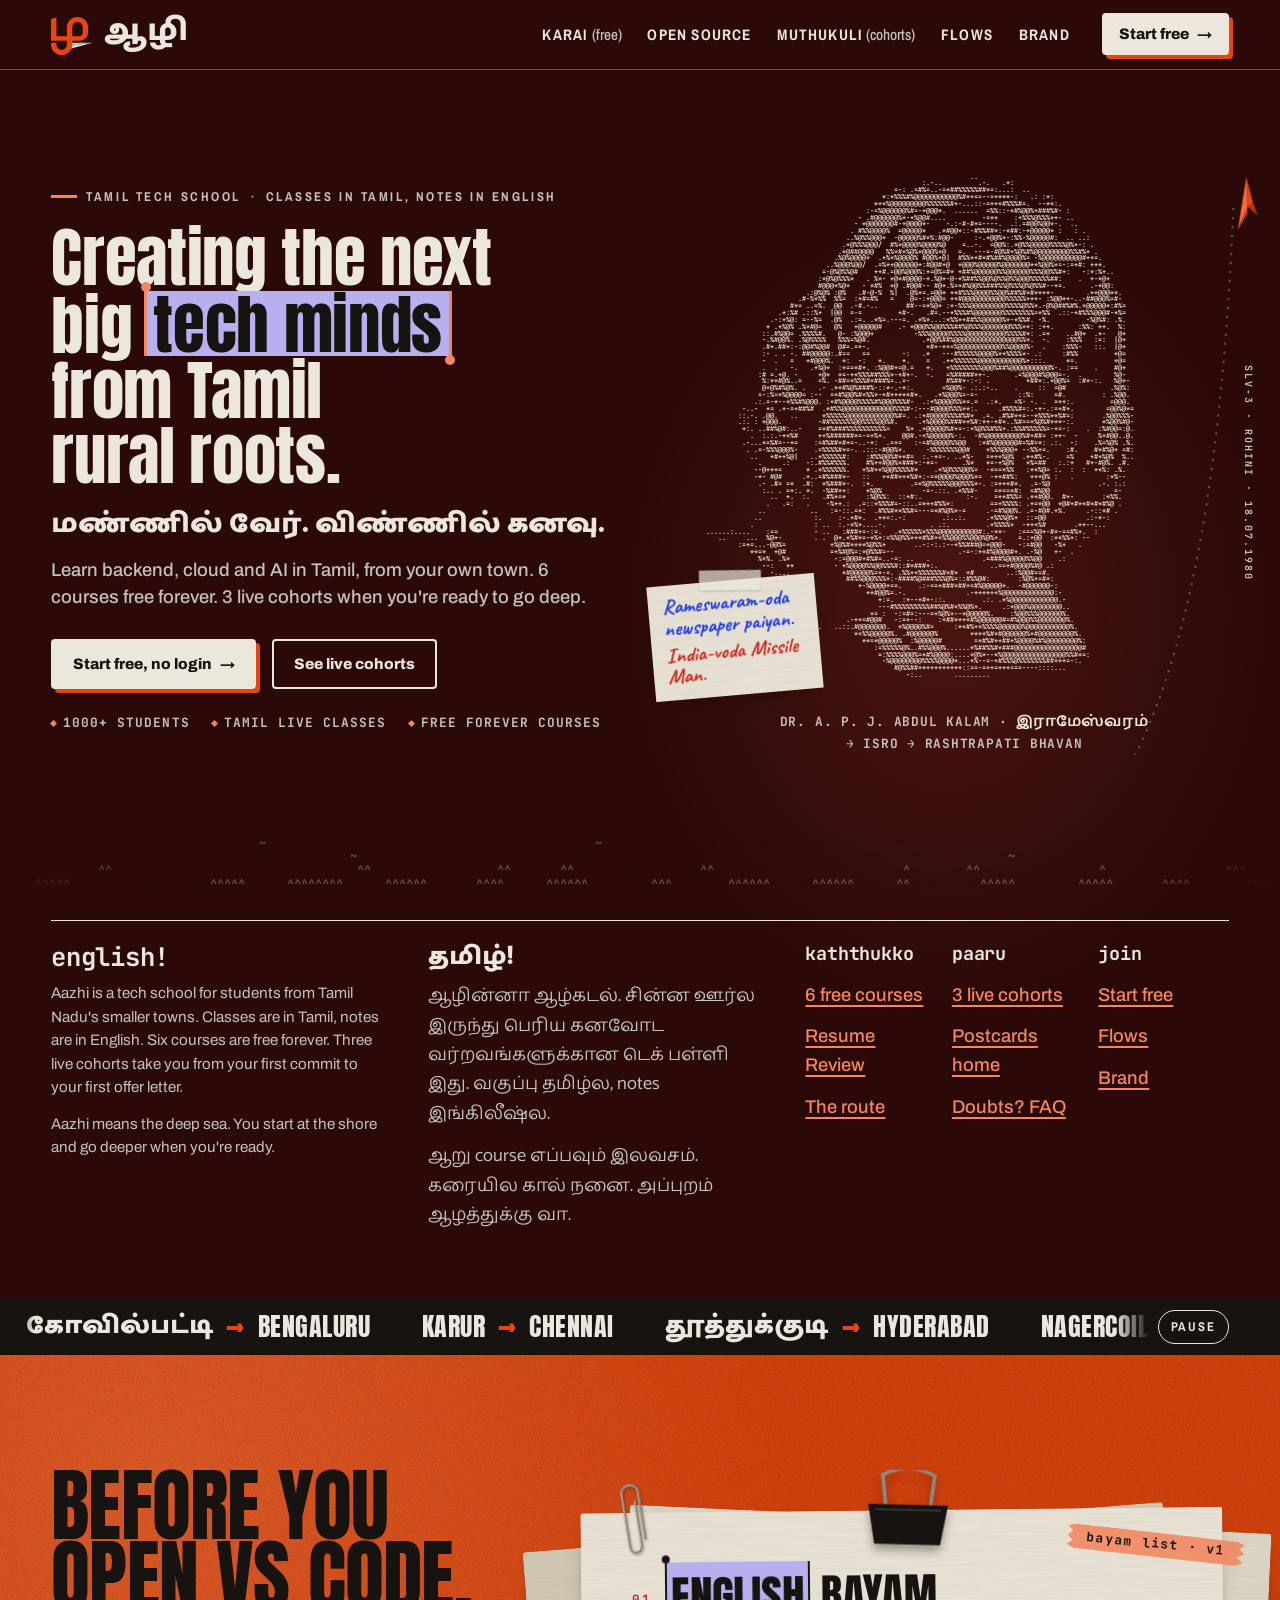
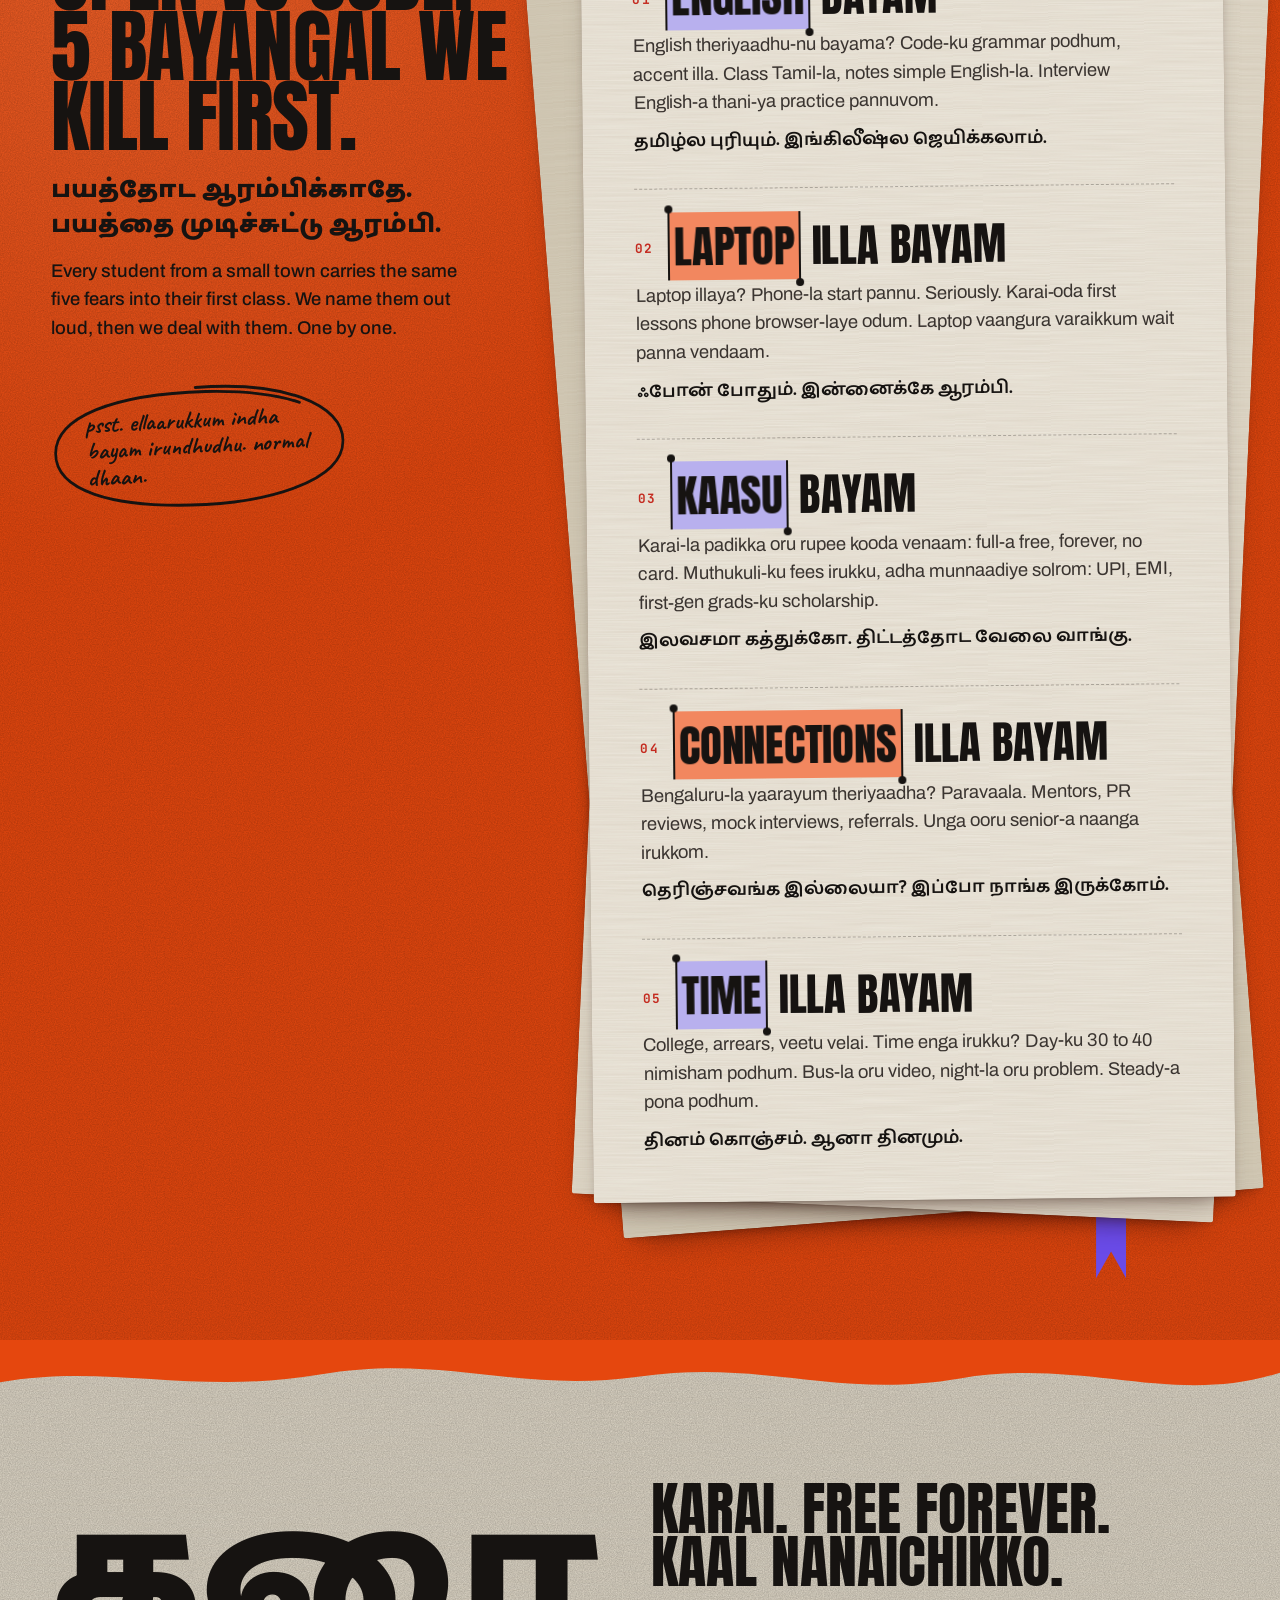
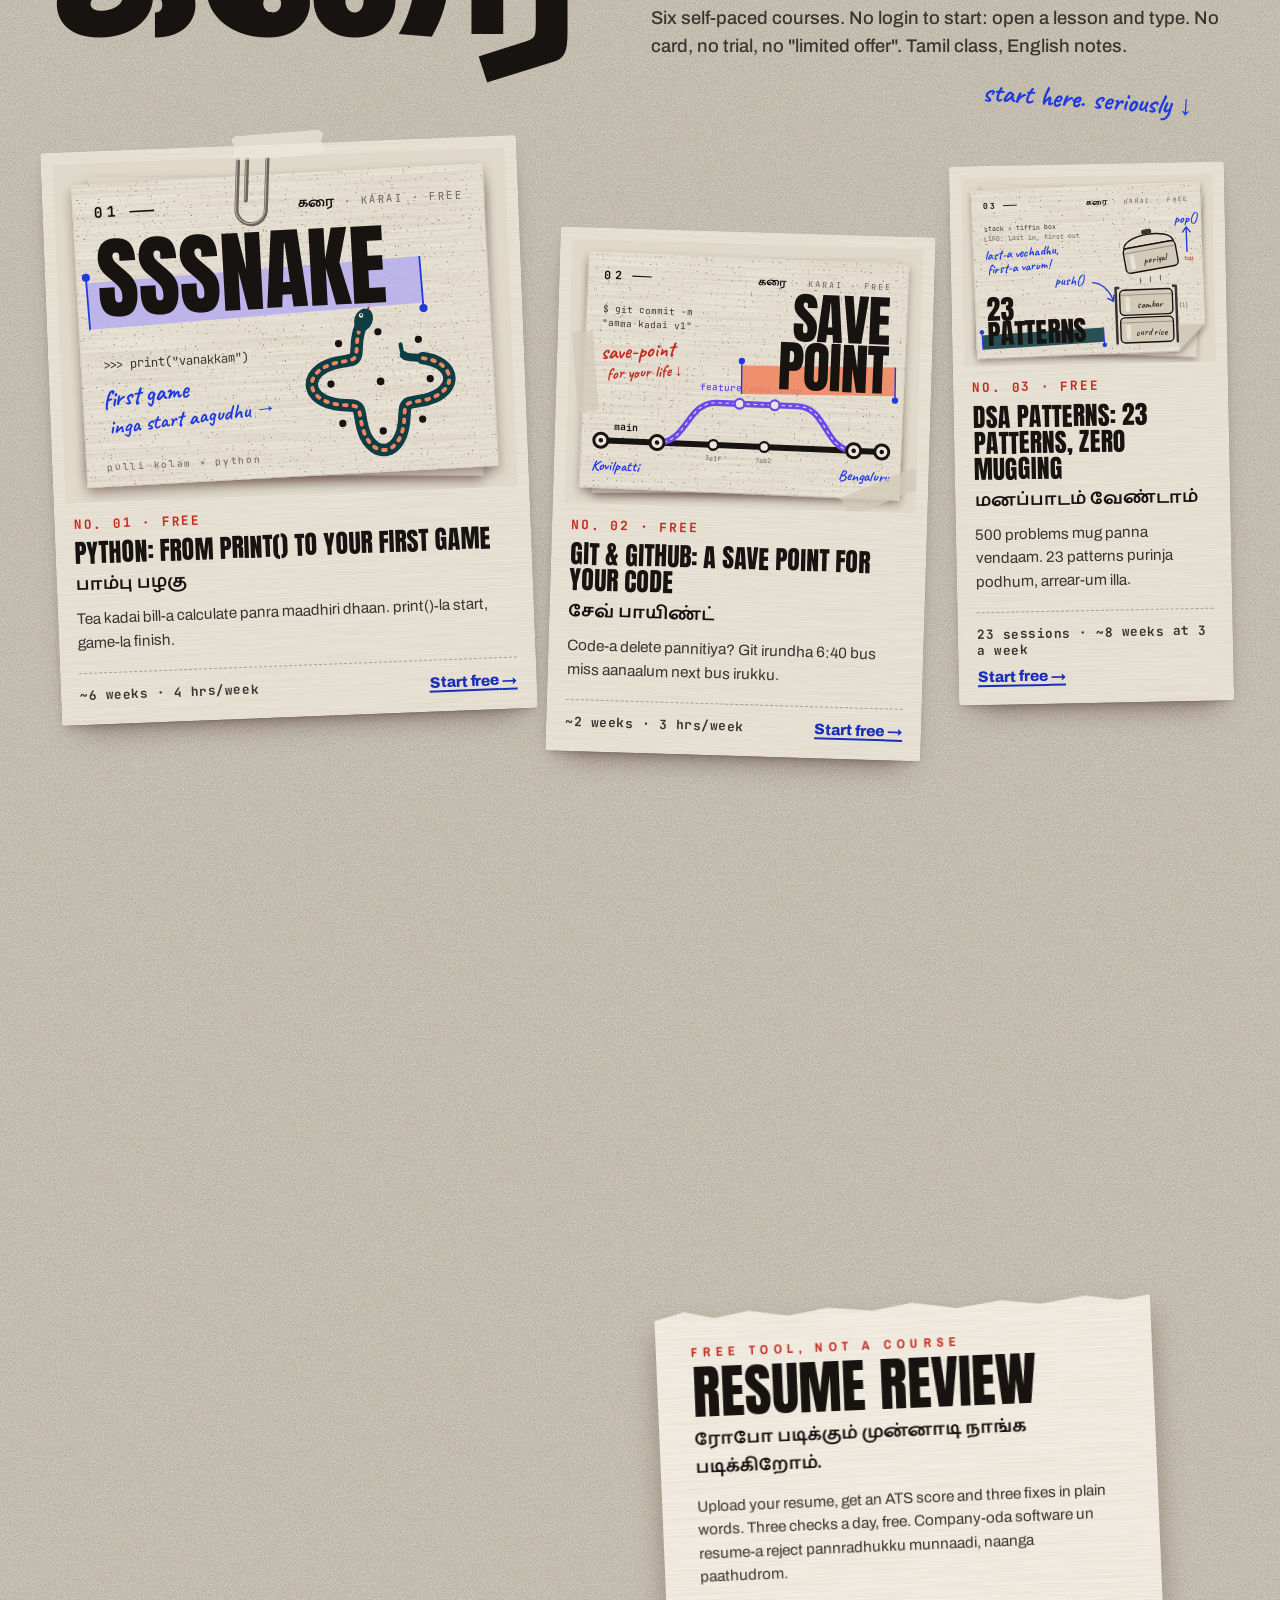
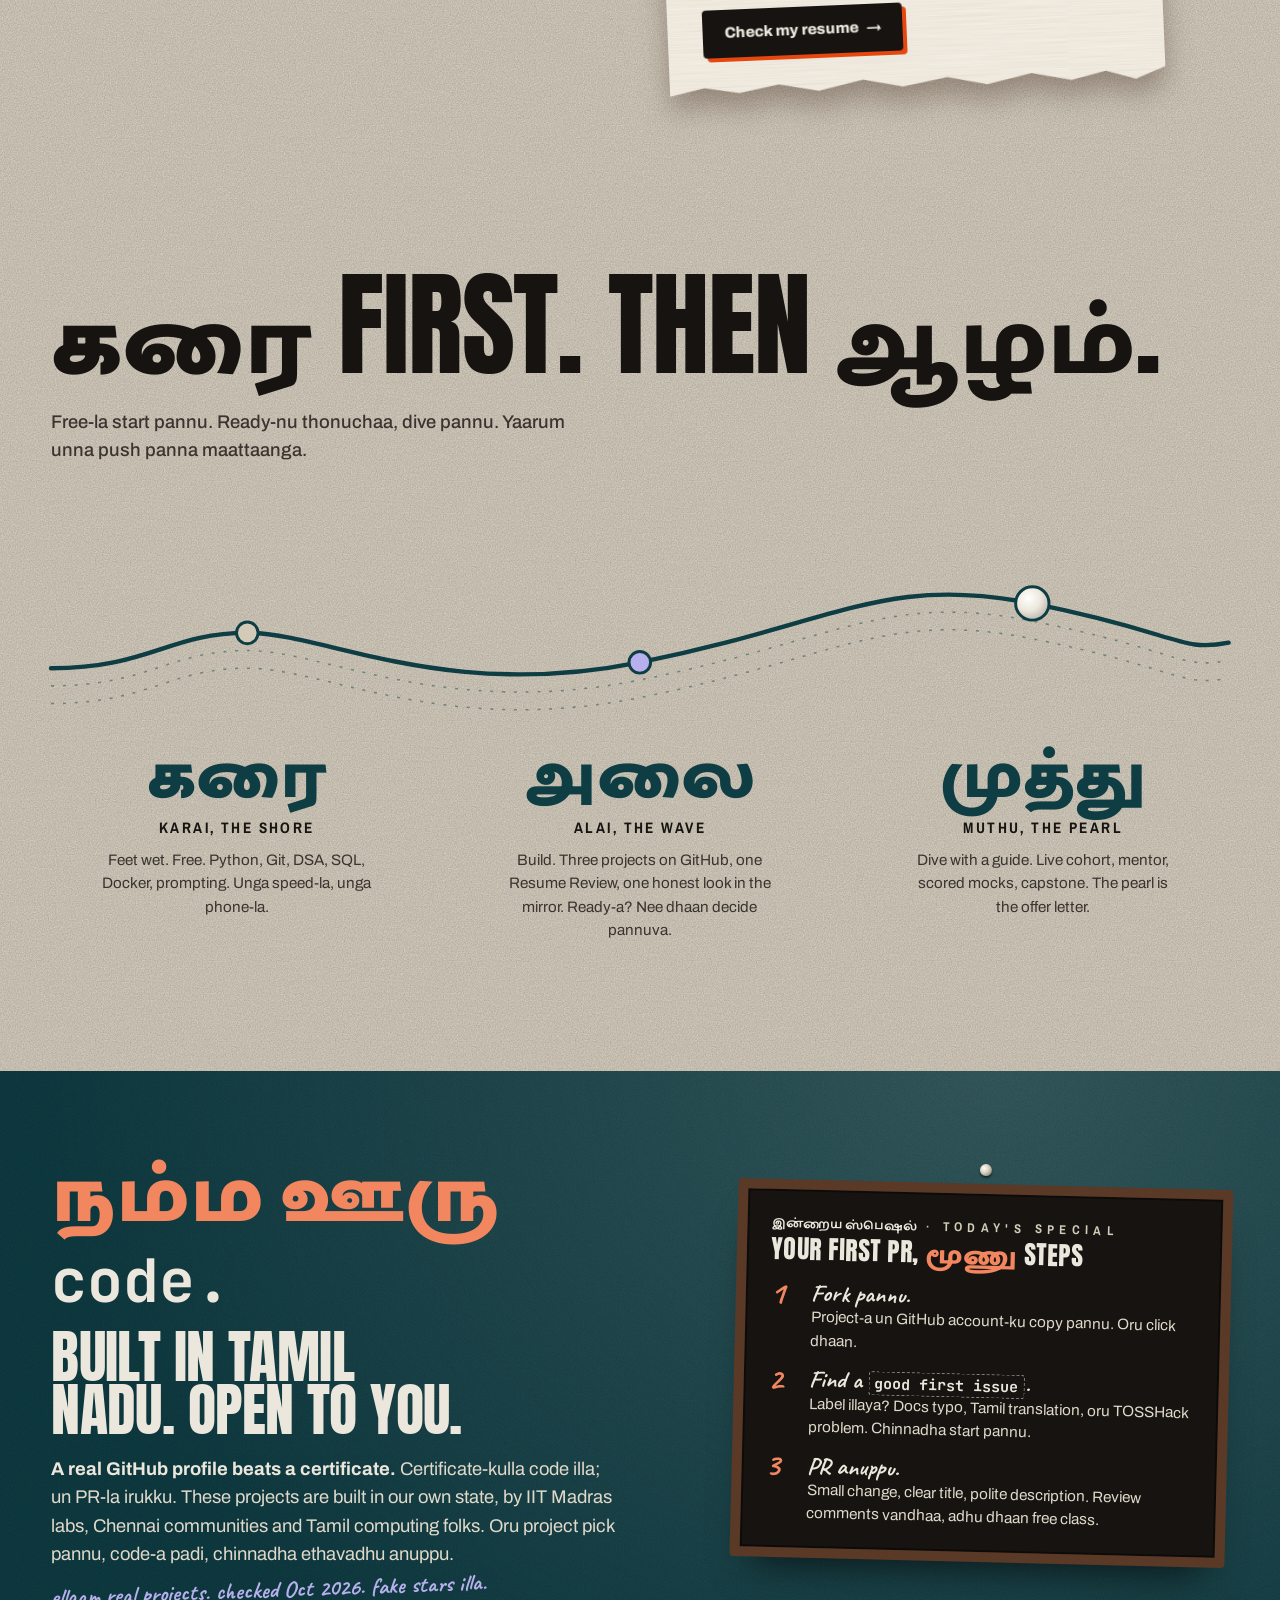
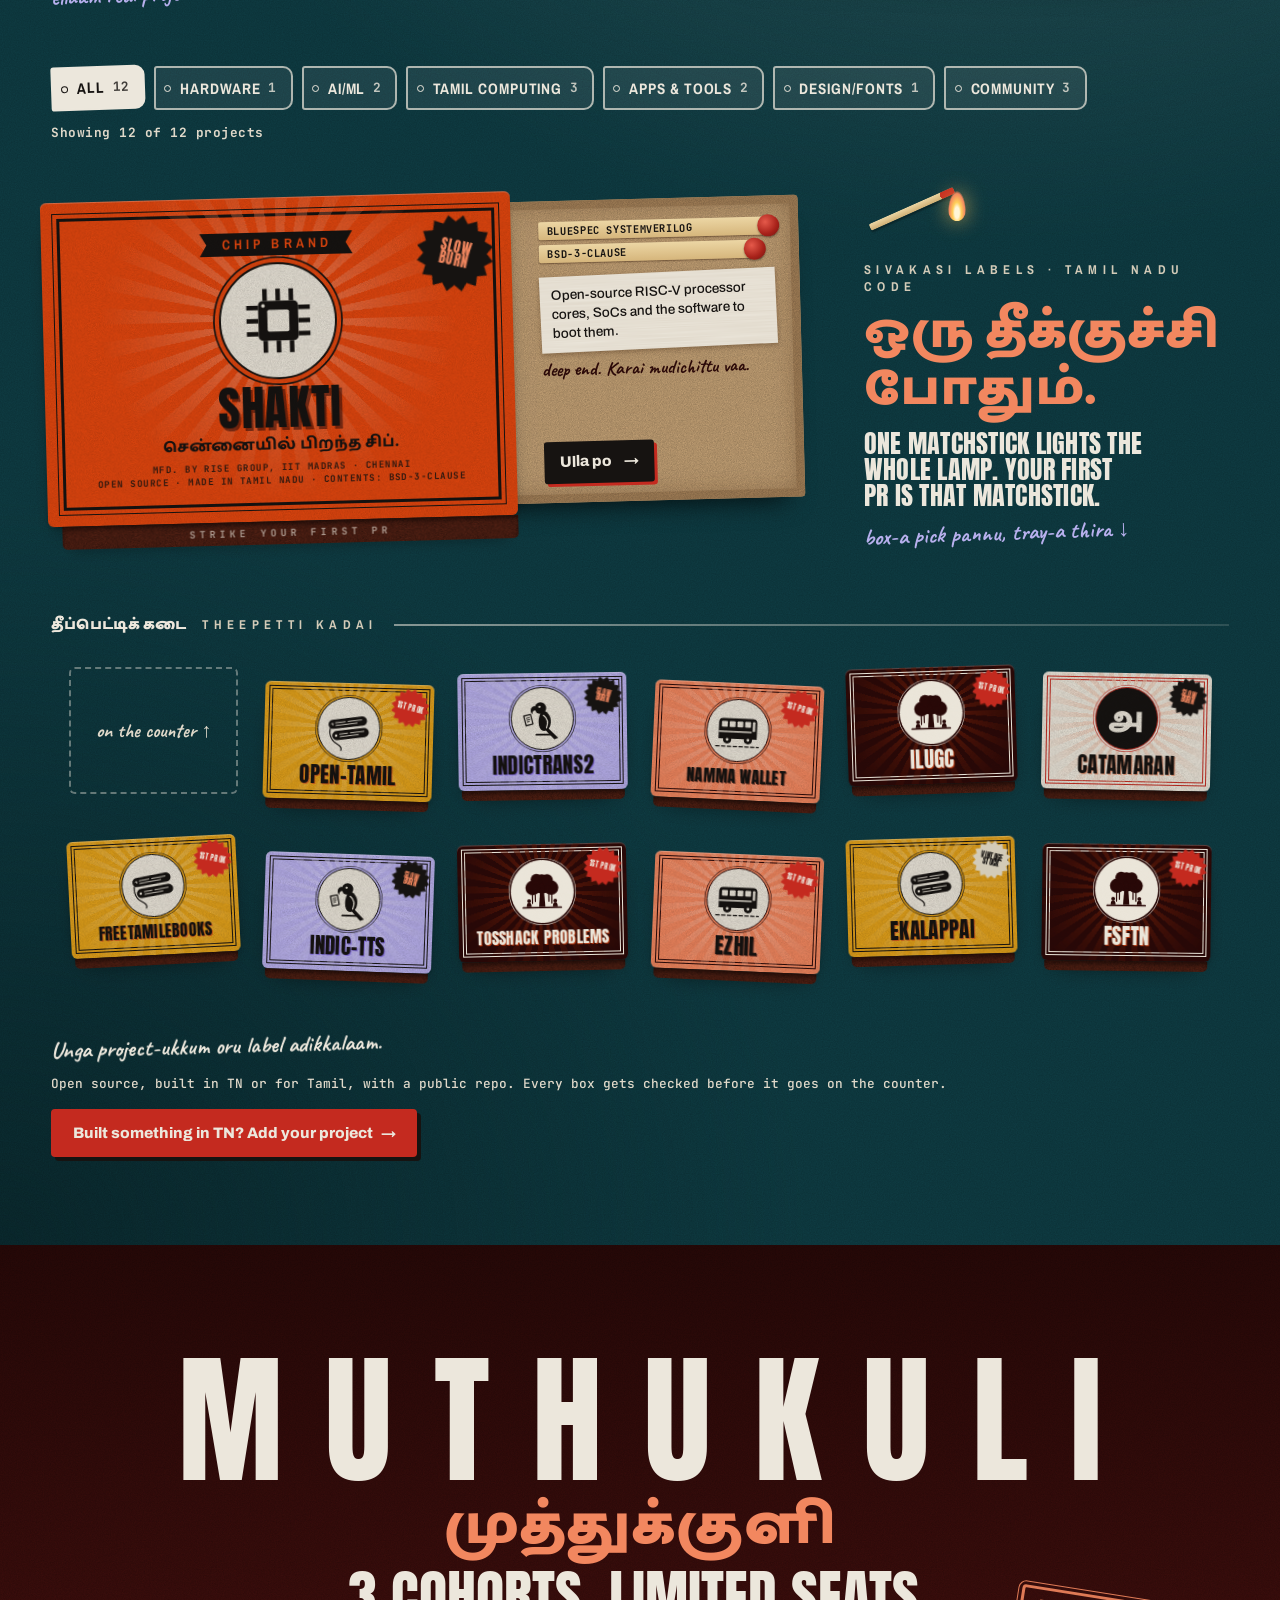
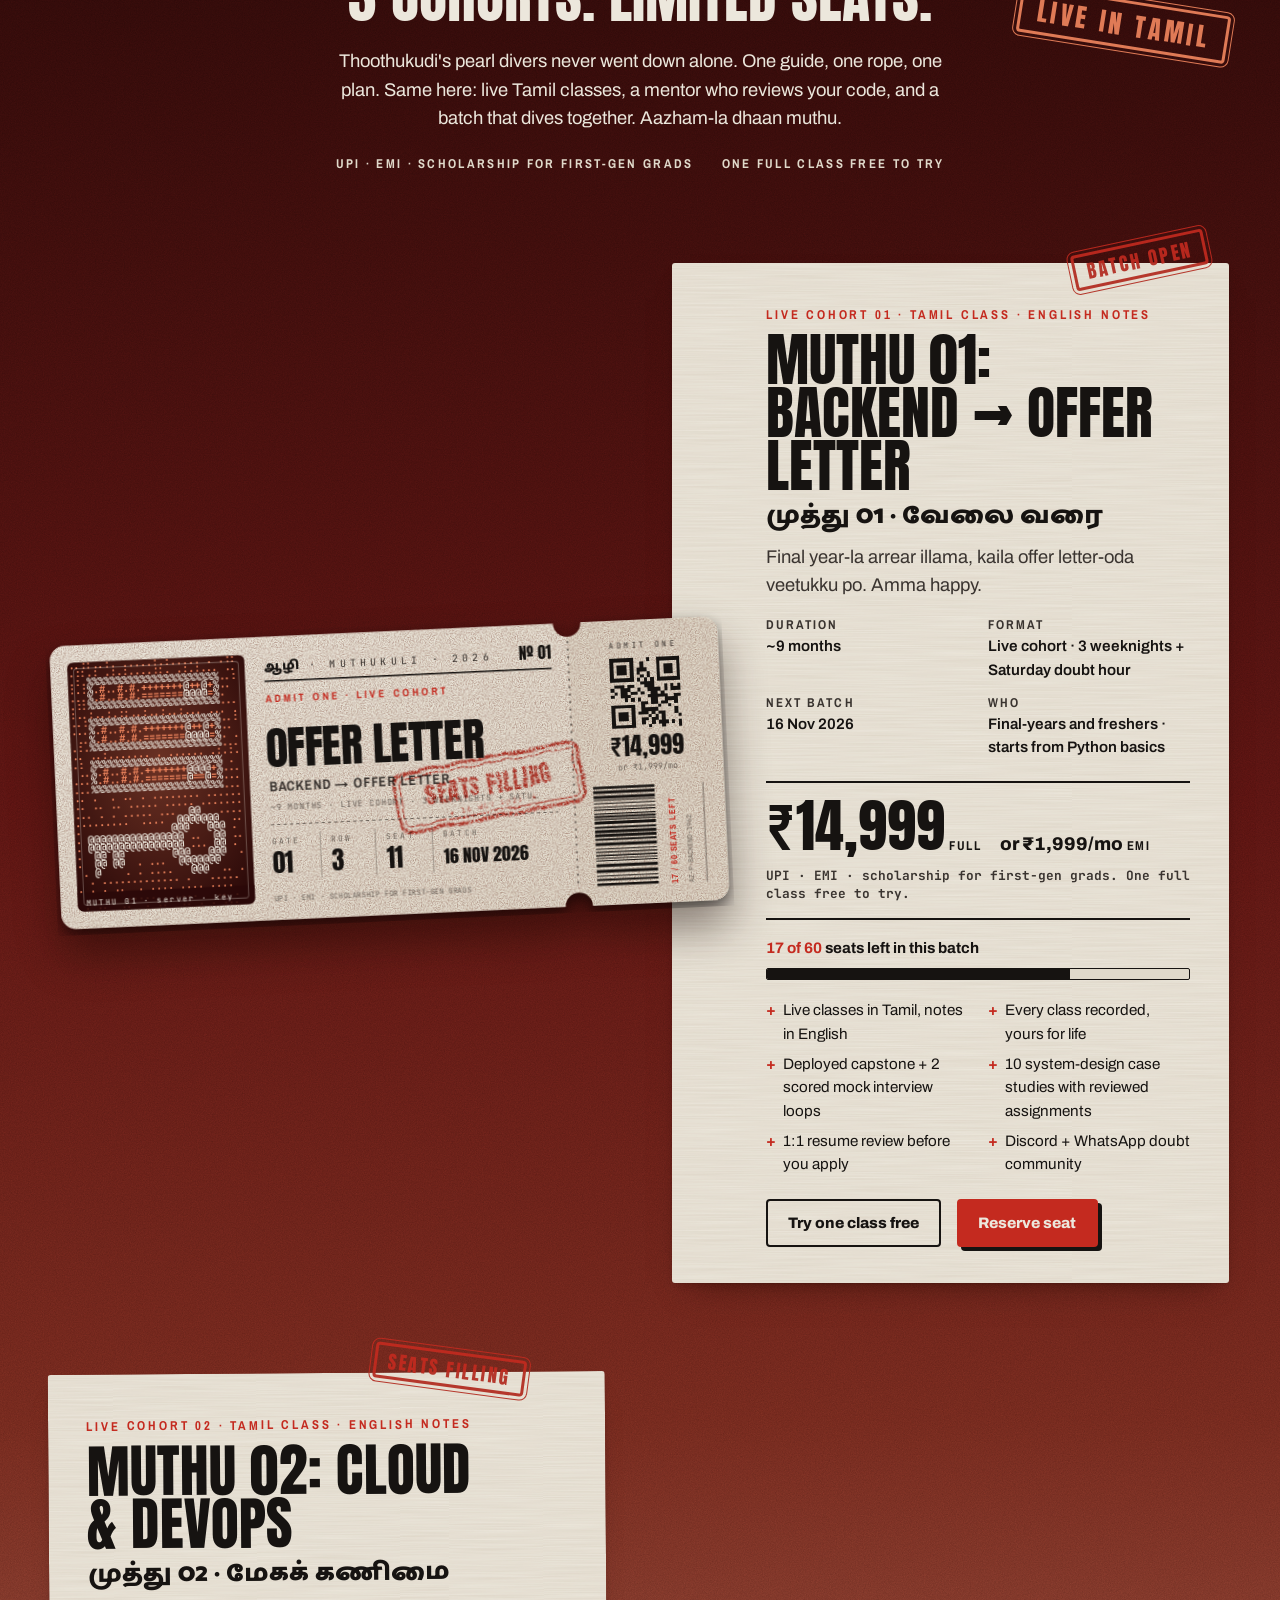
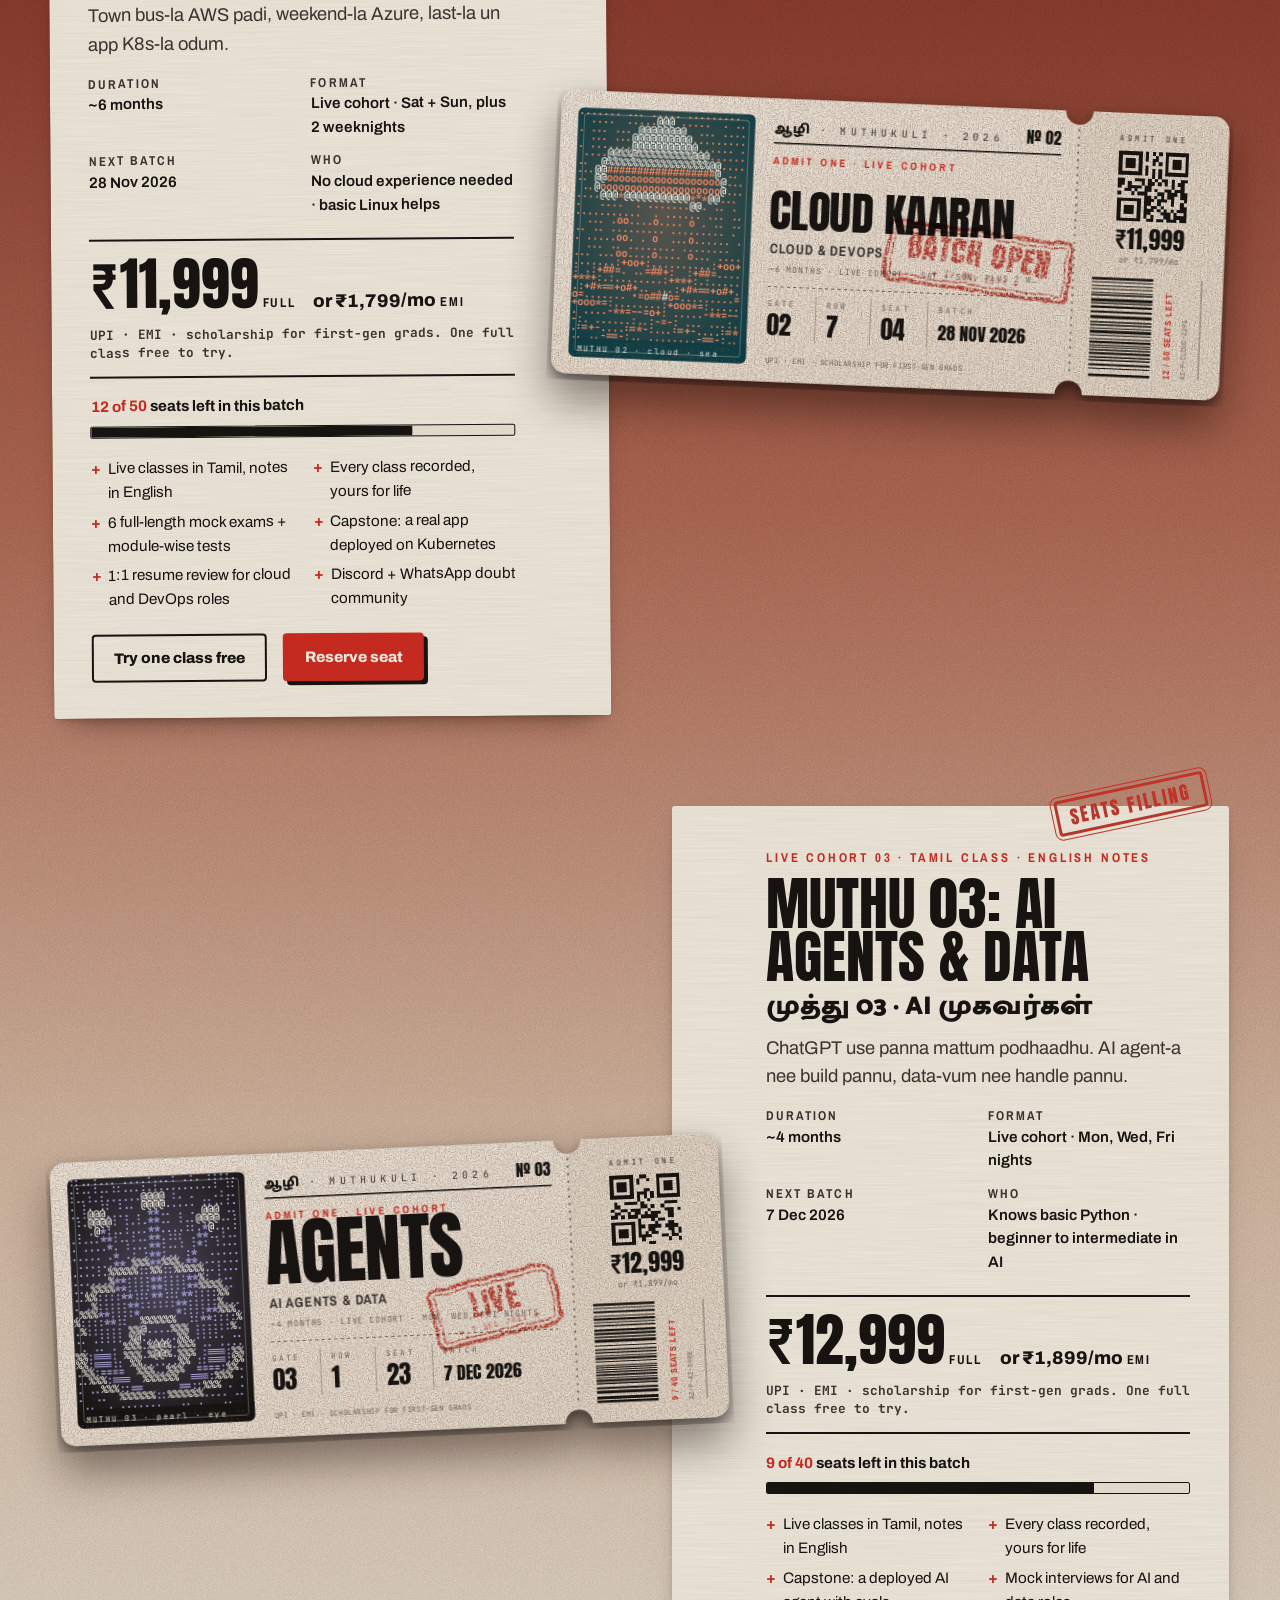
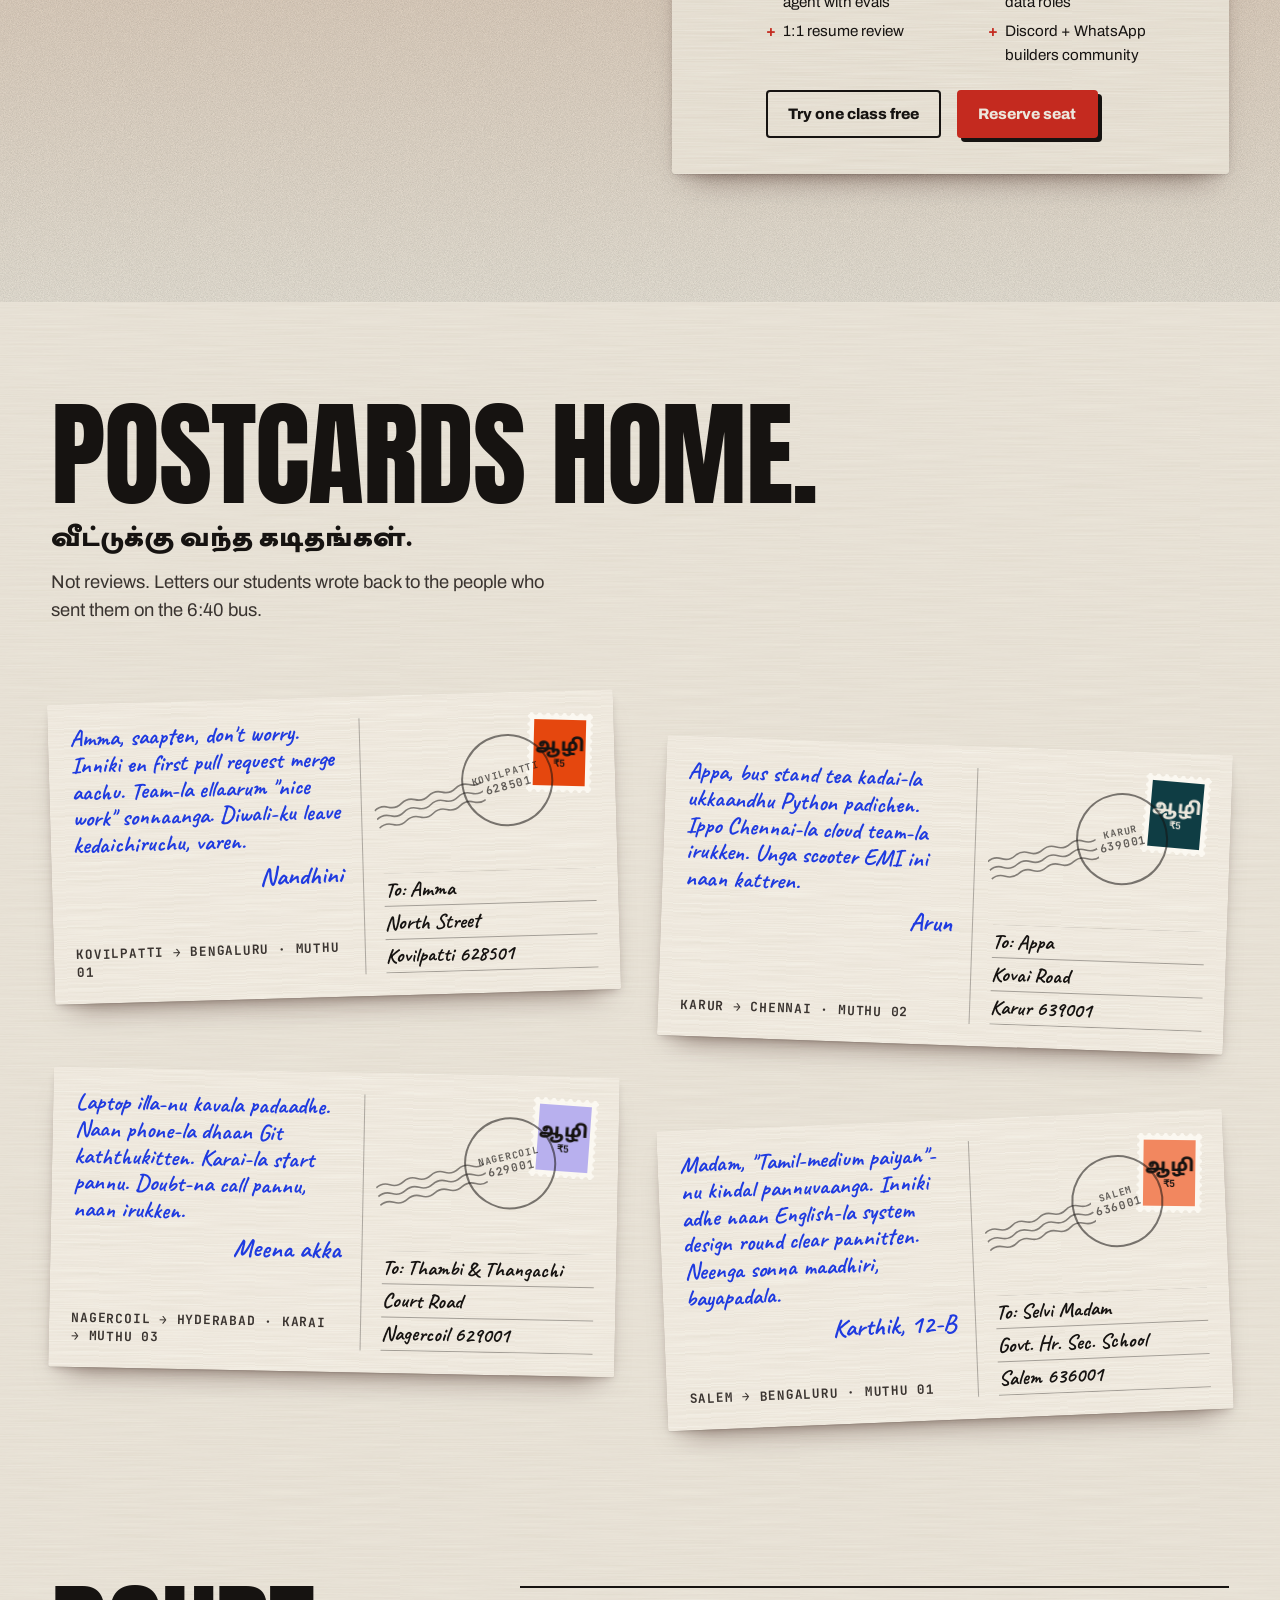
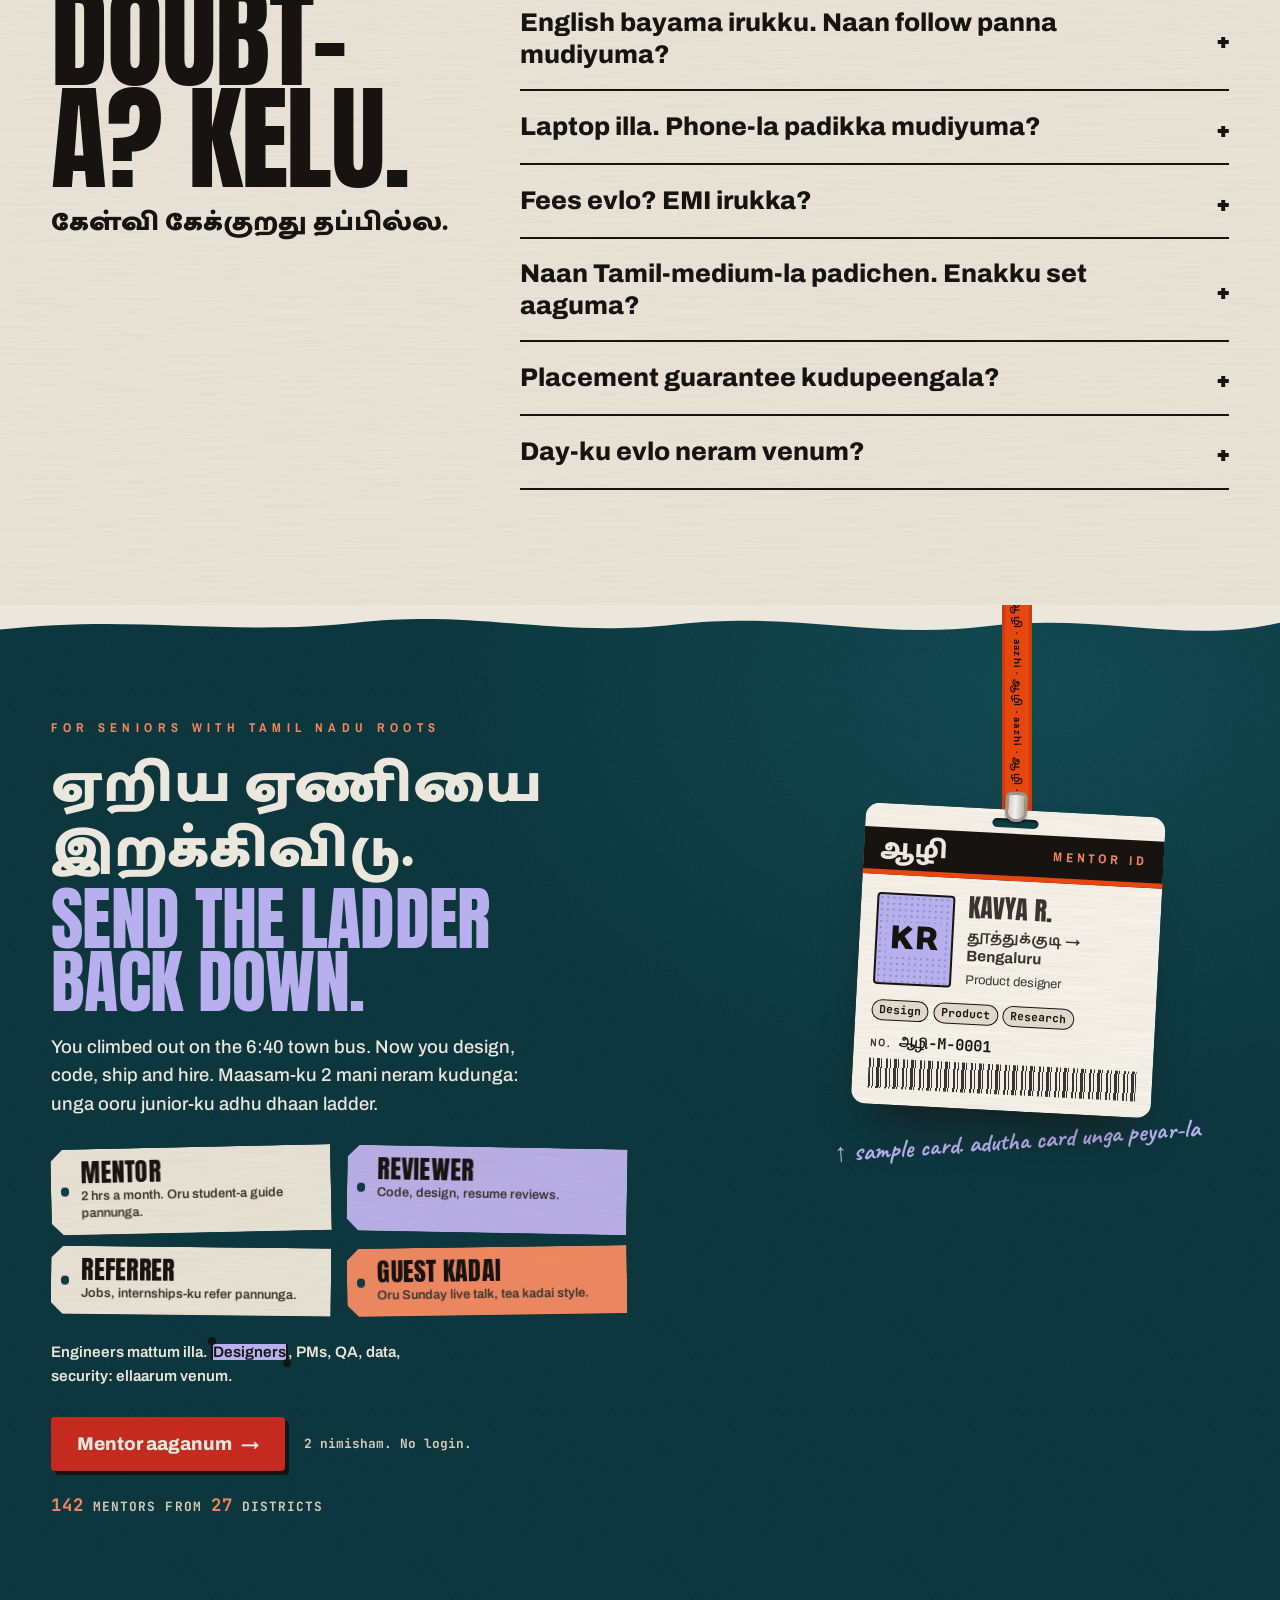
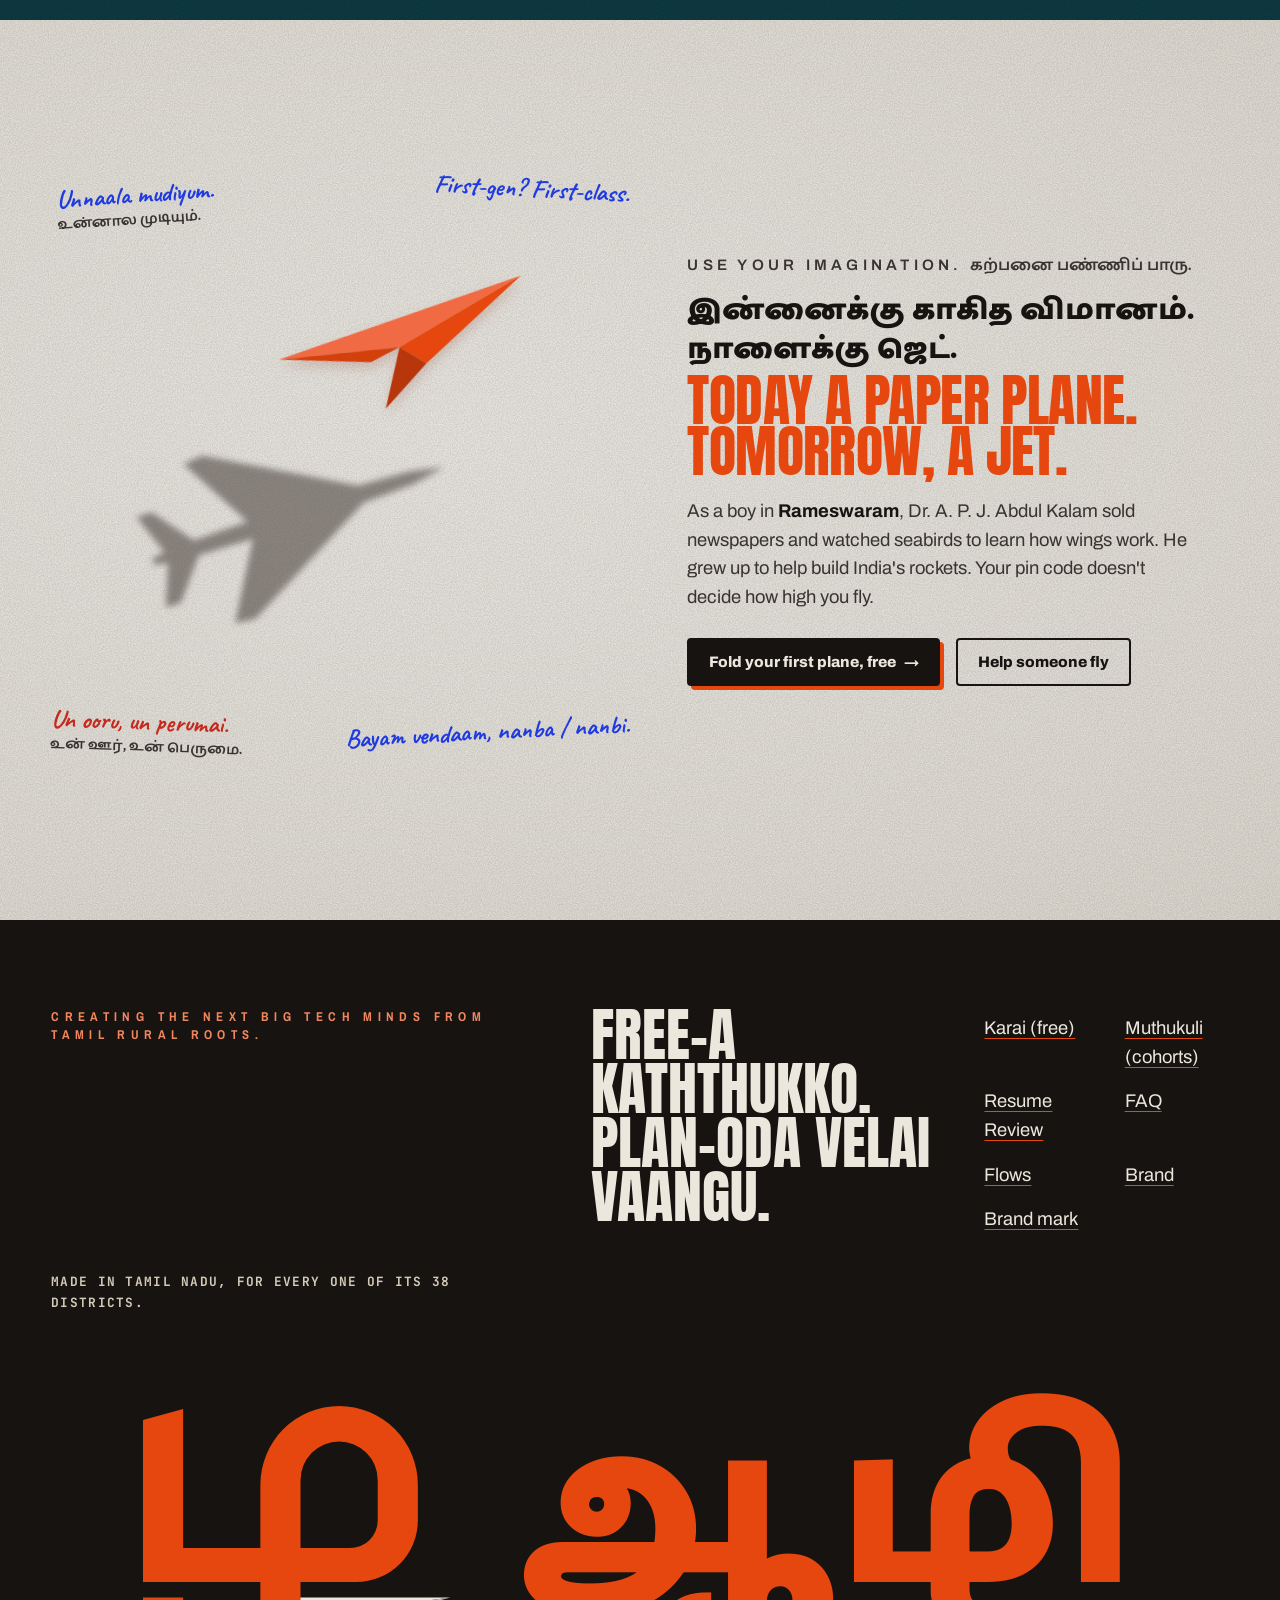
<file: index.html>
<!doctype html>
<html lang="en" data-hero-bg="oxblood">
<head>
  <meta charset="utf-8">
  <meta name="viewport" content="width=device-width, initial-scale=1, viewport-fit=cover">
  <title>ஆழி Aazhi · Creating the next big tech minds from Tamil rural roots</title>
  <link rel="icon" href="assets/mark/favicon.svg" type="image/svg+xml">
  <meta name="description" content="Creating the next big tech minds from Tamil rural roots. Aazhi is a Tamil tech school for students from Tamil Nadu's smaller towns. Classes in Tamil, notes in English. 6 courses free forever, 3 live cohorts that end in an offer letter.">
  <meta name="theme-color" content="#c3c2bf">
  <link rel="preconnect" href="https://fonts.googleapis.com">
  <link rel="preconnect" href="https://fonts.gstatic.com" crossorigin>
  <link rel="stylesheet" href="css/tokens.css">
  <link rel="stylesheet" href="css/site.css">
  <link rel="stylesheet" href="css/logo.css">
  <link rel="stylesheet" href="css/hero.css">
  <link rel="stylesheet" href="css/mentors.css">
  <link rel="stylesheet" href="css/takeoff.css">
  <link rel="stylesheet" href="css/oss.css">
  <link rel="stylesheet" href="css/hero-bg.css">
  <script src="js/hero-bg.js" type="module"></script>
  <script type="module" src="js/main.js"></script>
  <script type="module" src="js/mentors.js"></script>
  <script type="module" src="js/oss.js"></script>
</head>
<body>
  <a class="skip" href="#main">Skip to content</a>

  <!-- 1. NAV ============================================================ -->
  <header class="nav" role="banner">
    <div class="nav__inner">
      <a class="logo logo--h nav__logo" href="#top" aria-label="Aazhi, home">
        <svg class="logo__mark" viewBox="0 0 100 92" aria-hidden="true" focusable="false"><path class="logo__wing" d="M40 62H99.5L40 69.97Z"/><path class="logo__fold" d="M40 69.97L99.5 62L40 77.95Z"/><path class="logo__ltr" d="M0 4.5L13 1V46H38V25.5A25.5 25.5 0 0 1 89 25.5V37A20 20 0 0 1 69 57H51V66A25.5 25.5 0 0 1 0 66V62H13V66A12.5 12.5 0 0 0 38 66V57H0ZM51 46V24A12.5 12.5 0 0 1 76 24V37A9 9 0 0 1 67 46Z"/></svg>
        <span class="logo__word" aria-hidden="true"><span class="logo__ta" lang="ta">ஆழி</span></span>
      </a>
      <nav class="nav__links" aria-label="Main">
        <ul>
          <li><a href="#karai">Karai <span class="nav__sub">(free)</span></a></li>
          <li><a href="#oss">Open source</a></li>
          <li><a href="#muthukuli">Muthukuli <span class="nav__sub">(cohorts)</span></a></li>
          <li><a href="flows.html">Flows</a></li>
          <li><a href="brand.html">Brand</a></li>
        </ul>
      </nav>
      <a class="btn btn--ink nav__cta" href="#karai">Start free <span aria-hidden="true">→</span></a>
    </div>
  </header>

  <main id="main" tabindex="-1">

    <!-- 2. HERO: classic split on fog. The pitch on the left; on the right an ASCII tribute to
         Dr. A. P. J. Abdul Kalam (from assets/portrait/kalam-source.png), the SLV-3 arc and a
         faint ASCII sea. A tribute, never an endorsement. -->

    <section class="hero" id="top" aria-labelledby="hero-title">
      <div class="hero__split">
        <div class="hero__sky" aria-hidden="true">
          <div class="hero__sea" id="hero-sea" data-sky="off"></div>
        </div>

        <div class="hero__inner">
        <div class="hero__copy">
          <p class="hero__eyebrow"><span>Tamil tech school</span> <span class="hero__dot" aria-hidden="true">·</span> <span>Classes in Tamil, notes in English</span></p>
          <h1 id="hero-title" class="hero__title">Creating the next big <mark class="hl hl--lav hero__hl">tech minds</mark> from Tamil rural roots.</h1>
          <p class="hero__tamil" lang="ta">மண்ணில் வேர். விண்ணில் கனவு.</p>
          <p class="hero__sub">Learn backend, cloud and AI in Tamil, from your own town. 6 courses free forever. 3 live cohorts when you're ready to go deep.</p>
          <div class="hero__ctas">
            <a class="btn btn--ink" href="#karai">Start free, no login <span aria-hidden="true">→</span></a>
            <a class="btn btn--line" href="#muthukuli">See live cohorts</a>
          </div>
          <ul class="hero__trust" aria-label="Aazhi at a glance">
            <li>1000+ students</li>
            <li>Tamil live classes</li>
            <li>Free forever courses</li>
          </ul>
        </div>

        <figure class="hero__portrait">
          <p class="vh">A tribute to Dr. A. P. J. Abdul Kalam, drawn entirely in code characters from a pencil sketch: his silver hair, a warm smile, his hand at his chin.</p>
          <div class="hero__flight" aria-hidden="true">
            <svg viewBox="0 0 100 100" preserveAspectRatio="none" focusable="false">
              <path class="hero__flight-path" d="M 80 104 C 93 84, 99 50, 101 6" fill="none" vector-effect="non-scaling-stroke"/>
            </svg>
            <span class="hero__flight-tag">SLV-3 · Rohini · 18.07.1980</span>
            <span class="hero__plane">
              <svg viewBox="0 0 400 220" focusable="false">
                <path fill="#f06a43" d="M8 118 392 14 196 112Z"/>
                <path fill="#e5470e" d="M196 112 392 14 236 140Z"/>
                <path fill="#b8360b" d="M196 112 236 140 168 206Z"/>
                <path fill="#d4400c" d="M8 118 196 112 150 132Z"/>
              </svg>
            </span>
          </div>
          <div class="hero__arch">
<pre id="ascii-hero" class="hero__ascii" aria-hidden="true">
                                             ..:--==-:::..
                                     .:-::::=====----:-=++==-.
                                  :::....        .-------::-+**- ...
                                .-..   ...:...:-+*#**+-::--...\=--::-:
                              .=:......--...---......-...  .:.....:: :-
                             =-.... .-/   .     . .:-====+-. ......-. .+
                            +/...  /*/.  ... ....===:..:-=-:-.... .=.   +.
                          .+..:.  =%/.   ..... =%+=+=+=...==.:. .  : ... +:
                         .= ..  .##.:.. ..  ..|@#-**+*+-..:-.:... .. ...:.+=
                        :/...  /%+:.: ...=.  :.#=..:::::::.  ...... ......:-=
                       ::.... -%+-:-. .  |-. :.=*:..........  .....:-==\.:.:-+
                      -.:....*%*-:-=... ..+=..=.-:-:....::... .::.::-=*+*=..:\*
                     -...:..#%=*::*+.=- .:=+..=:-::...::::.:....::--=*%###=.. -+
                    -...*..*@+:--|@= #%. -=-. =--:::.......:::::--==+=+*#+..  :=.
                 .:=.-.#-.|@+=--:*@#*@#.-+-.  +--.... ....::..:-=+.  ..  ... .-:-
               .::= -:-@|.=%=-+#%@%*+=/=**+..-=-:.:.......::..::-.. ..........=.-
             .-:.+|.-.*@|.*%+==+/... ..-=-./===::--::.....:-::-*-./+#%%%#+:..-*--.
            :-: .+.::.=@= -@=.   . .....  .....:-:...........:-*+=-#@%#+/.-+-=#-:.
           :::  |#|...:*@|.\:  :#@@%@@%#+-:...:....  .   ....:-+*=+#%*-..*%+=+%|:.
           -::..=+| ::..#|.-=:-+#%%%@%%@%#*::---..............:+#+#@%/.:=##+=*%.:.
           =+. -=*-:....=---#*=+#*#@%+=+#%-=%+==:.::....:-::::+**##%%|::*###*##.:.
           =*. -+*%+\...*#-=+==%#.:=#=.\*#++#%=-::::...       ....-+#+-+##**##*...
          .-+|.|++%%#=.:*=-=-:.:-::.....:=*-*%+::-:::::-*#*-. . .   -+*++%%#%#+...
          -:--. -=+%%*:=*-:--::-::::++-+#%%*#%-::-=+=*+*#%%%%+::-=-...+#-:-=+*+ ..
          -:.::..\+*##-#=-::.:-:-==-+==+=%%#%=:..:++=++*##%#+-=#++#=.-*%%###%*=. -
          :--:-.......++-:...:-::-....::=++=-. ..:==+#*+#@@*.-==#+#=-=+#@@#%*#=  :.
        .:-.|+-=---: =*-:...........:::-++=-.  .::-=+#**=:...:=+==+=--=*@##%#+....:
      ..:::. \##*+##%%-:.:...........:=+*=-.  .:::::**=++:.::-=-:::-:-=#%*#**|. :.:
       :: +...\#@%%@%*-:::::..:::..:=%#=*=:   .:--=:::--::*=:--:..---=+#*%**=:..-.:
       :. .=--::::#%%+-::--:::--::-*%*  ==:  ..:==*+::...... .:::-+===*+%#**:-..*.-
       =. -.::\--=%##=-:----=++=-**=--+*+=-....:. \%*-:..   .:.--=*=+*+=@##=-:..#.-
       .*=-\..  .=%#*+::::-=+**+=-...-=#%**-::::.  =%#-::...+=-.:-+#**:-@%#:-:.-+.-
         :#%+==\.+%++=:::::=#%*::-..:--:=+-==*%%%*-:%%---:.:#*:-::*%*+-+@#--:./#|-.
          :---=%@@#:+=:::::=%%=:--...:::-+++=-::::..=#===-..#%--. -*+#+**=+-:.*=.=
         :-+\.|##@#:++-:::-=#%++#+::::-::-=-:. .....-+*=--::*@+-: .+*@*#%%#**+-.+
          =+*-*/.*#:-#=::--=*%+::=%%#%%#+-.::::. .::-+*+==-:-#%--..*%@%#%%%+-*#==
           .:+. -.==*%*::--+###:..:*#++-+*++#**##+-=+%%+=--:-*+-:  **/=+####*+//:
           :+  ..  :%@%-:-++**==-:::-====--=:.:+%@@#%@*=-::.:#==:..#/.------::.+
          *.         *@#+==+=-=#*-::--::-===-:.:::-%@#+=::..:%+=. |-.*@@#*++=:=
        .-            -#%*++--+**==+***%%%%##++***#%%*+:::.:**--. ##@@%*++===:
-===--=-:  .:.       ...*#+-:-=+=+##*=::..:.. .  ...:=+-::=##-=: .=-==-:-+*+
   .=---.. ..:.       . :.=-:-=-:-+:. .:--::-::.........-+#@=+=. =*-::-=+/
       .:==+\ :         :...:-:..:-+*##*#*+***++-::-:::. .-*+*=. *%=:=%#
         ...=*..        . :. \-.:-++==**##**###%%#*++=::...  :-. *@+**:
           .-#%\.         .: ..:..:::+=--::-=+**+*#@@%#+=--....:.=*.
             ::+           -....:---+=.:-.::::::-*-.-*@@%#*+-..--:-
                .           :.:....==:--::--::..--::. .:-+#%*:..::::
                               ... .-=*@@@@%%#**+===--::... .....  ::
                                 .-=+=::-::-----===***=++-...   .   -.
                                 :-=-.:::::::..:-:. .-+%%*+:.... .   =
                             .::.\**++--=+*+=:.:-=::.....=+:. ...    .-
                    ..:::..:=:.....=*\. ...-=%%*---:-:...   .......   .-
                             :::.....*=......*@@%%#=--:--... .::....  ..-
                               .::... .+-... .*@%@@=-:::--::..............
                                 .-::...\--:...=#%#|.:--:.................
                                  .........::...\+*-:===-::..............
                                     .............---::.........
                                                   ..
</pre>
          </div>
          <figcaption>
            <p id="ascii-caption" class="hero__caption">Dr. A. P. J. Abdul Kalam · <span lang="ta">இராமேஸ்வரம்</span> → ISRO → Rashtrapati Bhavan</p>
          </figcaption>
          <p class="hero__hand hand">Rameswaram-oda newspaper paiyan. <span>India-voda Missile Man.</span></p>
        </figure>
        </div>
      </div>

      <div class="hero__cols">
        <div class="hero__col">
          <h2 class="hero__col-h">english!</h2>
          <p>Aazhi is a tech school for students from Tamil Nadu's smaller towns. Classes are in Tamil, notes are in English. Six courses are free forever. Three live cohorts take you from your first commit to your first offer letter.</p>
          <p>Aazhi means the deep sea. You start at the shore and go deeper when you're ready.</p>
        </div>
        <div class="hero__col" lang="ta">
          <h2 class="hero__col-h">தமிழ்!</h2>
          <p>ஆழின்னா ஆழ்கடல். சின்ன ஊர்ல இருந்து பெரிய கனவோட வர்றவங்களுக்கான டெக் பள்ளி இது. வகுப்பு தமிழ்ல, notes இங்கிலீஷ்ல.</p>
          <p>ஆறு course எப்பவும் இலவசம். கரையில கால் நனை. அப்புறம் ஆழத்துக்கு வா.</p>
        </div>
        <nav class="hero__col hero__links" aria-label="Quick links">
          <div>
            <h2 class="hero__col-h">kaththukko</h2>
            <ul>
              <li><a href="#karai">6 free courses</a></li>
              <li><a href="#resume">Resume Review</a></li>
              <li><a href="#route">The route</a></li>
            </ul>
          </div>
          <div>
            <h2 class="hero__col-h">paaru</h2>
            <ul>
              <li><a href="#muthukuli">3 live cohorts</a></li>
              <li><a href="#proof">Postcards home</a></li>
              <li><a href="#faq">Doubts? FAQ</a></li>
            </ul>
          </div>
          <div>
            <h2 class="hero__col-h">join</h2>
            <ul>
              <li><a href="#karai">Start free</a></li>
              <li><a href="flows.html">Flows</a></li>
              <li><a href="brand.html">Brand</a></li>
            </ul>
          </div>
        </nav>
      </div>
    </section>

    <!-- 3. TOWN TICKER ===================================================== -->
    <section class="ticker" id="ticker" aria-label="Where our people went: town to city">
      <div class="ticker__viewport">
        <div class="ticker__track">
          <ul class="ticker__list">
            <li><span lang="ta">கோவில்பட்டி</span> <i aria-hidden="true">→</i> Bengaluru</li>
            <li>Karur <i aria-hidden="true">→</i> Chennai</li>
            <li><span lang="ta">தூத்துக்குடி</span> <i aria-hidden="true">→</i> Hyderabad</li>
            <li>Nagercoil <i aria-hidden="true">→</i> Bengaluru</li>
            <li>Theni <i aria-hidden="true">→</i> Coimbatore</li>
            <li><span lang="ta">சிவகாசி</span> <i aria-hidden="true">→</i> Pune</li>
            <li>Kumbakonam <i aria-hidden="true">→</i> Chennai</li>
            <li>Pudukkottai <i aria-hidden="true">→</i> Bengaluru</li>
            <li><span lang="ta">விழுப்புரம்</span> <i aria-hidden="true">→</i> Chennai</li>
            <li>Dindigul <i aria-hidden="true">→</i> Hyderabad</li>
            <li>Namakkal <i aria-hidden="true">→</i> Bengaluru</li>
            <li><span lang="ta">ஈரோடு</span> <i aria-hidden="true">→</i> Coimbatore</li>
            <li>Tirunelveli <i aria-hidden="true">→</i> Chennai</li>
            <li>Thanjavur <i aria-hidden="true">→</i> Remote, from home</li>
          </ul>
          <ul class="ticker__list" aria-hidden="true">
            <li><span lang="ta">கோவில்பட்டி</span> <i>→</i> Bengaluru</li>
            <li>Karur <i>→</i> Chennai</li>
            <li><span lang="ta">தூத்துக்குடி</span> <i>→</i> Hyderabad</li>
            <li>Nagercoil <i>→</i> Bengaluru</li>
            <li>Theni <i>→</i> Coimbatore</li>
            <li><span lang="ta">சிவகாசி</span> <i>→</i> Pune</li>
            <li>Kumbakonam <i>→</i> Chennai</li>
            <li>Pudukkottai <i>→</i> Bengaluru</li>
            <li><span lang="ta">விழுப்புரம்</span> <i>→</i> Chennai</li>
            <li>Dindigul <i>→</i> Hyderabad</li>
            <li>Namakkal <i>→</i> Bengaluru</li>
            <li><span lang="ta">ஈரோடு</span> <i>→</i> Coimbatore</li>
            <li>Tirunelveli <i>→</i> Chennai</li>
            <li>Thanjavur <i>→</i> Remote, from home</li>
          </ul>
        </div>
      </div>
      <button class="ticker__toggle" id="ticker-toggle" type="button" aria-pressed="false">Pause</button>
    </section>

    <!-- 4. MANIFESTO (ref 2: chilli field, paper stack) =================== -->
    <section class="manifesto" id="manifesto" aria-labelledby="manifesto-title">
      <div class="manifesto__inner">
        <div class="manifesto__head">
          <h2 id="manifesto-title" class="manifesto__title">Before you open VS Code, 5 bayangal we kill first.</h2>
          <p class="manifesto__ta" lang="ta">பயத்தோட ஆரம்பிக்காதே. பயத்தை முடிச்சுட்டு ஆரம்பி.</p>
          <p class="manifesto__lede">Every student from a small town carries the same five fears into their first class. We name them out loud, then we deal with them. One by one.</p>
          <div class="circled">
            <p class="circled__text hand">psst. ellaarukkum indha bayam irundhudhu. normal dhaan.</p>
            <svg class="circled__ring" viewBox="0 0 300 120" preserveAspectRatio="none" aria-hidden="true" focusable="false">
              <path d="M150 8 C 236 6, 292 30, 290 62 C 288 98, 214 114, 140 112 C 66 110, 10 94, 12 60 C 14 28, 70 10, 160 12 C 196 13, 228 18, 250 26" fill="none" stroke="currentColor" stroke-width="2.6" stroke-linecap="round"/>
            </svg>
          </div>
        </div>

        <div class="stack">
          <span class="stack__bookmark" aria-hidden="true"></span>
          <svg class="stack__binder" viewBox="0 0 120 90" aria-hidden="true" focusable="false">
            <path d="M30 6 Q60 -10 90 6" fill="none" stroke="#8d8a86" stroke-width="4" stroke-linecap="round"/>
            <path d="M30 6 L 34 40" stroke="#8d8a86" stroke-width="4" stroke-linecap="round"/>
            <path d="M90 6 L 86 40" stroke="#8d8a86" stroke-width="4" stroke-linecap="round"/>
            <path d="M14 40 L 106 40 L 98 86 L 22 86 Z" fill="#161311"/>
            <path d="M22 46 L 98 46" stroke="#3a3430" stroke-width="2"/>
          </svg>
          <svg class="stack__clip" viewBox="0 0 40 110" aria-hidden="true" focusable="false">
            <path d="M28 30 L28 88 C28 100 12 100 12 88 L12 18 C12 4 34 4 34 18 L34 80" fill="none" stroke="#7d7a76" stroke-width="3.2" stroke-linecap="round"/>
            <path d="M28 30 L28 88 C28 100 12 100 12 88 L12 18 C12 4 34 4 34 18 L34 80" fill="none" stroke="#e8e6e2" stroke-width="1" stroke-linecap="round" transform="translate(-.8 -.8)" opacity=".7"/>
          </svg>
          <p class="tape" aria-hidden="true">bayam list · v1</p>

          <div class="stack__sheet">
            <ol class="fears">
              <li class="fear">
                <h3 class="fear__name"><span class="fear__no" aria-hidden="true">01</span> <mark class="hl hl--lav">English</mark> bayam</h3>
                <p>English theriyaadhu-nu bayama? Code-ku grammar podhum, accent illa. Class Tamil-la, notes simple English-la. Interview English-a thani-ya practice pannuvom.</p>
                <p class="fear__ta" lang="ta">தமிழ்ல புரியும். இங்கிலீஷ்ல ஜெயிக்கலாம்.</p>
              </li>
              <li class="fear">
                <h3 class="fear__name"><span class="fear__no" aria-hidden="true">02</span> <mark class="hl hl--sal">Laptop</mark> illa bayam</h3>
                <p>Laptop illaya? Phone-la start pannu. Seriously. Karai-oda first lessons phone browser-laye odum. Laptop vaangura varaikkum wait panna vendaam.</p>
                <p class="fear__ta" lang="ta">ஃபோன் போதும். இன்னைக்கே ஆரம்பி.</p>
              </li>
              <li class="fear">
                <h3 class="fear__name"><span class="fear__no" aria-hidden="true">03</span> <mark class="hl hl--lav">Kaasu</mark> bayam</h3>
                <p>Karai-la padikka oru rupee kooda venaam: full-a free, forever, no card. Muthukuli-ku fees irukku, adha munnaadiye solrom: UPI, EMI, first-gen grads-ku scholarship.</p>
                <p class="fear__ta" lang="ta">இலவசமா கத்துக்கோ. திட்டத்தோட வேலை வாங்கு.</p>
              </li>
              <li class="fear">
                <h3 class="fear__name"><span class="fear__no" aria-hidden="true">04</span> <mark class="hl hl--sal">Connections</mark> illa bayam</h3>
                <p>Bengaluru-la yaarayum theriyaadha? Paravaala. Mentors, PR reviews, mock interviews, referrals. Unga ooru senior-a naanga irukkom.</p>
                <p class="fear__ta" lang="ta">தெரிஞ்சவங்க இல்லையா? இப்போ நாங்க இருக்கோம்.</p>
              </li>
              <li class="fear">
                <h3 class="fear__name"><span class="fear__no" aria-hidden="true">05</span> <mark class="hl hl--lav">Time</mark> illa bayam</h3>
                <p>College, arrears, veetu velai. Time enga irukku? Day-ku 30 to 40 nimisham podhum. Bus-la oru video, night-la oru problem. Steady-a pona podhum.</p>
                <p class="fear__ta" lang="ta">தினம் கொஞ்சம். ஆனா தினமும்.</p>
              </li>
            </ol>
          </div>
        </div>
      </div>
    </section>

    <!-- 5. KARAI (free) =================================================== -->
    <section class="karai" id="karai" aria-labelledby="karai-title">
      <svg class="shoreline" viewBox="0 0 1440 80" preserveAspectRatio="none" aria-hidden="true" focusable="false">
        <path d="M0 0 H1440 V34 C1320 70 1220 18 1080 40 C 940 62 860 20 720 38 C 580 56 500 14 360 36 C 220 58 120 24 0 44 Z"/>
      </svg>
      <div class="karai__inner">
        <header class="karai__head">
          <p class="karai__ta" lang="ta" aria-hidden="true">கரை</p>
          <h2 id="karai-title" class="karai__title">Karai. Free forever. <span>Kaal nanaichikko.</span></h2>
          <p class="karai__lede">Six self-paced courses. No login to start: open a lesson and type. No card, no trial, no "limited offer". Tamil class, English notes.</p>
          <p class="karai__note hand" aria-hidden="true">start here. seriously ↓</p>
        </header>

        <ul class="collage" id="karai-list" aria-label="Free courses">
          <!-- rendered by js/main.js from FREE_COURSES -->
        </ul>

        <aside class="torn" id="resume" aria-labelledby="resume-title">
          <div class="torn__paper">
            <p class="torn__kicker">Free tool, not a course</p>
            <h3 id="resume-title" class="torn__title">Resume Review</h3>
            <p class="torn__ta" lang="ta">ரோபோ படிக்கும் முன்னாடி நாங்க படிக்கிறோம்.</p>
            <p>Upload your resume, get an ATS score and three fixes in plain words. Three checks a day, free. Company-oda software un resume-a reject pannradhukku munnaadi, naanga paathudrom.</p>
            <a class="btn btn--ink torn__link" href="flows.html#f3">Check my resume <span aria-hidden="true">→</span></a>
          </div>
        </aside>
      </div>
    </section>

    <!-- 6. ROUTE (tide line) ============================================== -->
    <section class="route" id="route" aria-labelledby="route-title">
      <div class="route__inner">
        <h2 id="route-title" class="route__title"><span lang="ta">கரை</span> first. Then <span lang="ta">ஆழம்</span>.</h2>
        <p class="route__lede">Free-la start pannu. Ready-nu thonuchaa, dive pannu. Yaarum unna push panna maattaanga.</p>

        <div class="tide" data-reveal="tide">
          <svg class="tide__h" viewBox="0 0 1200 220" aria-hidden="true" focusable="false">
            <defs>
              <radialGradient id="pearl-grad" cx="38%" cy="34%" r="70%">
                <stop offset="0" stop-color="#ffffff"/>
                <stop offset=".55" stop-color="#ece7dc"/>
                <stop offset="1" stop-color="#b9b6b0"/>
              </radialGradient>
            </defs>
            <path class="tide__ghost" d="M0 168 C100 168 120 132 200 132 S 400 202 600 162 S 850 72 1000 102 S 1150 152 1200 142"/>
            <path class="tide__ghost" d="M0 186 C100 186 120 150 200 150 S 400 220 600 180 S 850 90 1000 120 S 1150 170 1200 160"/>
            <path class="tide__line" pathLength="1" d="M0 150 C100 150 120 114 200 114 S 400 184 600 144 S 850 54 1000 84 S 1150 134 1200 124"/>
            <circle class="tide__pt tide__pt--shore" cx="200" cy="114" r="11"/>
            <circle class="tide__pt tide__pt--wave" cx="600" cy="144" r="11"/>
            <circle class="tide__pt tide__pt--pearl" cx="1000" cy="84" r="17" fill="url(#pearl-grad)"/>
          </svg>
          <svg class="tide__v" viewBox="0 0 60 600" preserveAspectRatio="none" aria-hidden="true" focusable="false">
            <path class="tide__line" pathLength="1" d="M30 0 C 22 60, 38 120, 30 180 S 22 300, 30 360 S 38 480, 30 600"/>
          </svg>

          <ol class="tide__stops">
            <li class="stop stop--shore">
              <span class="stop__dot" aria-hidden="true"></span>
              <p class="stop__ta" lang="ta">கரை</p>
              <h3 class="stop__name">Karai, the shore</h3>
              <p>Feet wet. Free. Python, Git, DSA, SQL, Docker, prompting. Unga speed-la, unga phone-la.</p>
            </li>
            <li class="stop stop--wave">
              <span class="stop__dot" aria-hidden="true"></span>
              <p class="stop__ta" lang="ta">அலை</p>
              <h3 class="stop__name">Alai, the wave</h3>
              <p>Build. Three projects on GitHub, one Resume Review, one honest look in the mirror. Ready-a? Nee dhaan decide pannuva.</p>
            </li>
            <li class="stop stop--pearl">
              <span class="stop__dot" aria-hidden="true"></span>
              <p class="stop__ta" lang="ta">முத்து</p>
              <h3 class="stop__name">Muthu, the pearl</h3>
              <p>Dive with a guide. Live cohort, mentor, scored mocks, capstone. The pearl is the offer letter.</p>
            </li>
          </ol>
        </div>
      </div>
    </section>

    <!-- 6b. OPEN SOURCE BUILT IN TN (a Sivakasi matchbox counter) =========
         Boxes rendered by js/oss.js (OSS_PROJECTS). Styles: css/oss.css.
         Sources for every project: research/oss-tn.md -->
    <section class="oss" id="oss" aria-labelledby="oss-title">
      <div class="oss__inner">
        <div class="oss__head">
          <div>
            <h2 id="oss-title">
              <span class="oss__ta" lang="ta">நம்ம ஊரு <span lang="en">code.</span></span>
              <span class="oss__title">Built in Tamil Nadu. Open to you.</span>
            </h2>
            <p class="oss__lede"><strong>A real GitHub profile beats a certificate.</strong> Certificate-kulla code illa; un PR-la irukku. These projects are built in our own state, by IIT Madras labs, Chennai communities and Tamil computing folks. Oru project pick pannu, code-a padi, chinnadha ethavadhu anuppu.</p>
            <p class="oss__aside hand">ellaam real projects. checked Oct 2026. fake stars illa.</p>
          </div>

          <div class="oss__menu">
            <p class="oss__menu-k"><span lang="ta">இன்றைய ஸ்பெஷல்</span> · today's special</p>
            <h3 class="oss__menu-h">Your first PR, <span lang="ta">மூணு</span> steps</h3>
            <ol class="oss__steps">
              <li><b>Fork pannu.</b> Project-a un GitHub account-ku copy pannu. Oru click dhaan.</li>
              <li><b>Find a <code>good first issue</code>.</b> Label illaya? Docs typo, Tamil translation, oru TOSSHack problem. Chinnadha start pannu.</li>
              <li><b>PR anuppu.</b> Small change, clear title, polite description. Review comments vandhaa, adhu dhaan free class.</li>
            </ol>
          </div>
        </div>

        <div class="oss__tools">
          <div class="oss__filters" id="oss-filters" role="group" aria-label="Filter projects by category" hidden></div>
          <p class="oss__count" id="oss-count" role="status" aria-live="polite">12 projects</p>
        </div>

        <div class="oss__counter">
          <p class="vh" id="oss-live" aria-live="polite"></p>
          <div class="oss__stage" id="oss-stage">
            <p class="oss__msg">Project list load aagala. Page-a refresh pannu.</p>
          </div>
          <div class="oss__spark">
            <p class="oss__spark-k">Sivakasi labels · Tamil Nadu code</p>
            <p class="oss__spark-ta" lang="ta">ஒரு தீக்குச்சி போதும்.</p>
            <p class="oss__spark-en">One matchstick lights the whole lamp. Your first PR is that matchstick.</p>
            <p class="oss__spark-note hand">box-a pick pannu, tray-a thira ↓</p>
          </div>
        </div>

        <p class="oss__street-k"><span lang="ta">தீப்பெட்டிக் கடை</span> <span class="oss__street-en">Theepetti kadai</span> <span class="oss__swipe hand" aria-hidden="true">swipe →</span></p>
        <div class="oss__street" id="oss-street" role="region" aria-label="Project matchboxes">
          <ul class="oss__shelf" id="oss-list" aria-label="Open-source projects from Tamil Nadu"></ul>
        </div>

        <div class="oss__foot">
          <div>
            <p class="oss__foot-note hand">Unga project-ukkum oru label adikkalaam.</p>
            <p class="oss__fine">Open source, built in TN or for Tamil, with a public repo. Every box gets checked before it goes on the counter.</p>
          </div>
          <a class="btn btn--stamp oss__cta" href="#mentors">Built something in TN? Add your project <span aria-hidden="true">→</span></a>
        </div>
      </div>
    </section>

    <!-- 7. MUTHUKULI (paid, ref 3 tickets) ================================ -->
    <section class="muthukuli" id="muthukuli" aria-labelledby="muthukuli-title">
      <div class="muthukuli__inner">
        <header class="muthukuli__head">
          <h2 id="muthukuli-title" class="muthukuli__title">Muthukuli</h2>
          <span class="stamp stamp--head" aria-hidden="true">Live in Tamil</span>
          <p class="muthukuli__ta" lang="ta">முத்துக்குளி</p>
          <p class="muthukuli__sub">3 cohorts. Limited seats.</p>
          <p class="muthukuli__lede">Thoothukudi's pearl divers never went down alone. One guide, one rope, one plan. Same here: live Tamil classes, a mentor who reviews your code, and a batch that dives together. Aazham-la dhaan muthu.</p>
          <ul class="muthukuli__terms">
            <li>UPI · EMI · scholarship for first-gen grads</li>
            <li>One full class free to try</li>
          </ul>
        </header>

        <ol class="tickets" id="muthukuli-list" aria-label="Paid cohorts">
          <!-- rendered by js/main.js from PAID_COURSES -->
        </ol>
      </div>
    </section>

    <!-- 8. PROOF (postcards) ============================================== -->
    <!-- PLACEHOLDER STORIES: replace with real, consented student stories before launch. -->
    <section class="proof" id="proof" aria-labelledby="proof-title">
      <div class="proof__inner">
        <header class="proof__head">
          <h2 id="proof-title" class="proof__title">Postcards home.</h2>
          <p class="proof__ta" lang="ta">வீட்டுக்கு வந்த கடிதங்கள்.</p>
          <p class="proof__lede">Not reviews. Letters our students wrote back to the people who sent them on the 6:40 bus.</p>
        </header>

        <ul class="postcards">
          <li class="postcard">
            <article aria-label="Postcard from Nandhini, Bengaluru, to Amma in Kovilpatti">
              <div class="postcard__msg">
                <p class="postcard__note hand">Amma, saapten, don't worry. Inniki en first pull request merge aachu. Team-la ellaarum "nice work" sonnaanga. Diwali-ku leave kedaichiruchu, varen.</p>
                <p class="postcard__sign hand">Nandhini</p>
                <p class="postcard__tag">Kovilpatti → Bengaluru · Muthu 01</p>
              </div>
              <div class="postcard__addr">
                <span class="pstamp" aria-hidden="true"><span lang="ta">ஆழி</span><small>₹5</small></span>
                <span class="postmark" aria-hidden="true"><span>KOVILPATTI</span><b>628501</b></span>
                <p class="postcard__to">To: Amma<br>North Street<br>Kovilpatti 628501</p>
              </div>
            </article>
          </li>
          <li class="postcard">
            <article aria-label="Postcard from Arun, Chennai, to Appa in Karur">
              <div class="postcard__msg">
                <p class="postcard__note hand">Appa, bus stand tea kadai-la ukkaandhu Python padichen. Ippo Chennai-la cloud team-la irukken. Unga scooter EMI ini naan kattren.</p>
                <p class="postcard__sign hand">Arun</p>
                <p class="postcard__tag">Karur → Chennai · Muthu 02</p>
              </div>
              <div class="postcard__addr">
                <span class="pstamp pstamp--sea" aria-hidden="true"><span lang="ta">ஆழி</span><small>₹5</small></span>
                <span class="postmark" aria-hidden="true"><span>KARUR</span><b>639001</b></span>
                <p class="postcard__to">To: Appa<br>Kovai Road<br>Karur 639001</p>
              </div>
            </article>
          </li>
          <li class="postcard">
            <article aria-label="Postcard from Meena, Hyderabad, to her younger sibling in Nagercoil">
              <div class="postcard__msg">
                <p class="postcard__note hand">Laptop illa-nu kavala padaadhe. Naan phone-la dhaan Git kaththukitten. Karai-la start pannu. Doubt-na call pannu, naan irukken.</p>
                <p class="postcard__sign hand">Meena akka</p>
                <p class="postcard__tag">Nagercoil → Hyderabad · Karai → Muthu 03</p>
              </div>
              <div class="postcard__addr">
                <span class="pstamp pstamp--violet" aria-hidden="true"><span lang="ta">ஆழி</span><small>₹5</small></span>
                <span class="postmark" aria-hidden="true"><span>NAGERCOIL</span><b>629001</b></span>
                <p class="postcard__to">To: Thambi &amp; Thangachi<br>Court Road<br>Nagercoil 629001</p>
              </div>
            </article>
          </li>
          <li class="postcard">
            <article aria-label="Postcard from Karthik, Bengaluru, to his school teacher in Salem">
              <div class="postcard__msg">
                <p class="postcard__note hand">Madam, "Tamil-medium paiyan"-nu kindal pannuvaanga. Inniki adhe naan English-la system design round clear pannitten. Neenga sonna maadhiri, bayapadala.</p>
                <p class="postcard__sign hand">Karthik, 12-B</p>
                <p class="postcard__tag">Salem → Bengaluru · Muthu 01</p>
              </div>
              <div class="postcard__addr">
                <span class="pstamp pstamp--salmon" aria-hidden="true"><span lang="ta">ஆழி</span><small>₹5</small></span>
                <span class="postmark" aria-hidden="true"><span>SALEM</span><b>636001</b></span>
                <p class="postcard__to">To: Selvi Madam<br>Govt. Hr. Sec. School<br>Salem 636001</p>
              </div>
            </article>
          </li>
        </ul>
      </div>
    </section>

    <!-- 9. FAQ ============================================================= -->
    <section class="faq" id="faq" aria-labelledby="faq-title">
      <div class="faq__inner">
        <header class="faq__head">
          <h2 id="faq-title" class="faq__title">Doubt-a? Kelu.</h2>
          <p class="faq__ta" lang="ta">கேள்வி கேக்குறது தப்பில்ல.</p>
        </header>
        <div class="faq__list">
          <details class="qa">
            <summary>English bayama irukku. Naan follow panna mudiyuma?</summary>
            <div class="qa__a">
              <p>Mudiyum. Every class is taught in Tamil. Notes are in simple English, so you learn the words interviewers use without memorising them. Code-ku grammar podhum, accent illa. Muthukuli cohorts also run spoken-English mock interviews, so the first time you explain a project in English isn't the real interview.</p>
            </div>
          </details>
          <details class="qa">
            <summary>Laptop illa. Phone-la padikka mudiyuma?</summary>
            <div class="qa__a">
              <p>For Karai, yes: the early lessons in Python, Git basics and prompting run in a phone browser. Honest-a sonna, Docker, Kubernetes and the paid cohorts need a laptop. 8 GB RAM is enough, no gaming machine needed. If that's the only thing stopping you, tell us when you apply for the first-gen scholarship.</p>
            </div>
          </details>
          <details class="qa">
            <summary>Fees evlo? EMI irukka?</summary>
            <div class="qa__a">
              <p>Karai is free forever. Muthukuli: Muthu 01 Backend is ₹14,999 or ₹1,999/month, Muthu 02 Cloud &amp; DevOps is ₹11,999 or ₹1,799/month, Muthu 03 AI Agents &amp; Data is ₹12,999 or ₹1,899/month. Pay by UPI, card or EMI. First-generation graduates can apply for a scholarship. Before you pay anything, attend one full class free.</p>
            </div>
          </details>
          <details class="qa">
            <summary>Naan Tamil-medium-la padichen. Enakku set aaguma?</summary>
            <div class="qa__a">
              <p>Set aagum. Logic-ku medium kidaiyaadhu. Many of our seniors studied in Tamil-medium schools; that's why we teach in Tamil. You'll pick up the English technical words naturally through the notes, one lesson at a time.</p>
            </div>
          </details>
          <details class="qa">
            <summary>Placement guarantee kudupeengala?</summary>
            <div class="qa__a">
              <p>Illa. Yaarum honest-a 100% guarantee kudukka mudiyaadhu, and you should be careful of anyone who does. Here is what we do promise in every cohort: two scored mock interviews, resume reviews until it's sharp, a capstone you can demo, system-design practice, and introductions to our alumni for referrals. The job comes from your work plus that plan.</p>
            </div>
          </details>
          <details class="qa">
            <summary>Day-ku evlo neram venum?</summary>
            <div class="qa__a">
              <p>Karai: 3 to 4 hours a week, at your own pace. Day-ku 30 to 40 nimisham podhum. Muthukuli: live classes 3 or 4 times a week, about 2 hours each and recorded if you miss one, plus 4 to 5 hours of practice a week. Semester exam time-la slow pannalaam; your mentor will plan around it.</p>
            </div>
          </details>
        </div>
      </div>
    </section>

    <!-- 10. MENTORS (owned by the mentor agent: markup, css/mentors.css, js/mentors.js) -->
    <section class="mentors" id="mentors" aria-labelledby="mentors-title">
      <svg class="mentors__edge" viewBox="0 0 1440 60" preserveAspectRatio="none" aria-hidden="true" focusable="false">
        <path d="M0 0 H1440 V22 C1330 48 1240 10 1110 26 C 980 42 900 8 760 24 C 620 40 540 6 400 22 C 260 38 150 12 0 30 Z"/>
      </svg>

      <div class="mentors__inner">
        <div class="mentors__intro">
          <p class="mentors__kicker">For seniors with Tamil Nadu roots</p>
          <h2 id="mentors-title" class="mentors__title">
            <span class="mentors__ta" lang="ta">ஏறிய ஏணியை இறக்கிவிடு.</span>
            <span class="mentors__en">Send the ladder back down.</span>
          </h2>
          <p class="mentors__pitch">You climbed out on the 6:40 town bus. Now you design, code, ship and hire. Maasam-ku 2 mani neram kudunga: unga ooru junior-ku adhu dhaan ladder.</p>

          <ul class="mentors__ways" aria-label="Four ways to help">
            <li class="way"><b class="way__name">Mentor</b><span class="way__sub">2 hrs a month. Oru student-a guide pannunga.</span></li>
            <li class="way"><b class="way__name">Reviewer</b><span class="way__sub">Code, design, resume reviews.</span></li>
            <li class="way"><b class="way__name">Referrer</b><span class="way__sub">Jobs, internships-ku refer pannunga.</span></li>
            <li class="way"><b class="way__name">Guest kadai</b><span class="way__sub">Oru Sunday live talk, tea kadai style.</span></li>
          </ul>

          <p class="mentors__who">Engineers mattum illa. <mark class="hl hl--lav">Designers</mark>, PMs, QA, data, security: ellaarum venum.</p>

          <div class="mentors__act">
            <button class="btn btn--stamp mentors__cta" id="mentors-toggle" type="button" aria-expanded="true" aria-controls="mentors-panel">
              Mentor aaganum <span class="mentors__cta-arrow" aria-hidden="true">→</span>
            </button>
            <p class="mentors__time">2 nimisham. No login.</p>
          </div>
          <!-- PLACEHOLDER COUNT: seeded in js/mentors.js (MENTOR_BASE) plus this browser's local sign-ups. Replace with the real count from the backend. -->
          <p class="mentors__count" id="mentors-count"><b>142</b> mentors from <b>27</b> districts</p>
        </div>

        <figure class="mentors__badge" data-reveal aria-labelledby="mentors-sample-cap">
          <span class="lanyard" aria-hidden="true"></span>
          <div class="idcard idcard--sample" aria-hidden="true">
            <span class="idcard__clip" aria-hidden="true"></span>
            <p class="idcard__head"><span class="idcard__mark" lang="ta">ஆழி</span><span class="idcard__kind">Mentor ID</span></p>
            <div class="idcard__body">
              <span class="idcard__photo" aria-hidden="true"><span>KR</span></span>
              <div class="idcard__who">
                <p class="idcard__name">Kavya R.</p>
                <p class="idcard__from"><span lang="ta">தூத்துக்குடி</span> <span aria-hidden="true">→</span> Bengaluru</p>
                <p class="idcard__role">Product designer</p>
              </div>
            </div>
            <ul class="idcard__chips" aria-label="Expertise">
              <li>Design</li><li>Product</li><li>Research</li>
            </ul>
            <p class="idcard__no"><span>No.</span> ஆழி-M-0001</p>
            <span class="idcard__bar" aria-hidden="true"></span>
          </div>
          <figcaption id="mentors-sample-cap" class="mentors__note hand"><span class="vh">A sample Aazhi mentor ID card. </span>sample card. adutha card unga peyar-la</figcaption>
        </figure>

        <div class="mentors__panel" id="mentors-panel" role="region" aria-labelledby="mentors-form-title">
          <div class="mentors__sheet" id="mentors-sheet">
            <p class="tape mentors__tape" aria-hidden="true">senior form · v1</p>
            <h3 id="mentors-form-title" class="mentors__form-title">Unga senior card</h3>
            <p class="mentors__form-lede" id="mentors-form-lede">Everything is needed except the ones marked optional. Your email never shows up on the site.</p>

            <form class="mform" id="mentors-form" method="post" action="#mentors" novalidate aria-describedby="mentors-form-lede">
              <div class="mform__grid">
                <div class="field">
                  <label class="field__label" for="m-name">Full name</label>
                  <input class="field__input" id="m-name" name="name" type="text" autocomplete="name" required maxlength="80" aria-describedby="m-name-err">
                  <p class="field__err" id="m-name-err" hidden></p>
                </div>
                <div class="field">
                  <label class="field__label" for="m-email">Email</label>
                  <input class="field__input" id="m-email" name="email" type="email" inputmode="email" autocomplete="email" spellcheck="false" required maxlength="120" aria-describedby="m-email-err">
                  <p class="field__err" id="m-email-err" hidden></p>
                </div>
                <div class="field">
                  <label class="field__label" for="m-district">Hometown district <span class="field__ta" lang="ta">சொந்த ஊர்</span></label>
                  <select class="field__input field__select" id="m-district" name="district" required aria-describedby="m-district-err">
                    <option value="">Select your district</option>
                    <option value="Ariyalur" data-ta="அரியலூர்">Ariyalur · அரியலூர்</option>
                    <option value="Chengalpattu" data-ta="செங்கல்பட்டு">Chengalpattu · செங்கல்பட்டு</option>
                    <option value="Chennai" data-ta="சென்னை">Chennai · சென்னை</option>
                    <option value="Coimbatore" data-ta="கோயம்புத்தூர்">Coimbatore · கோயம்புத்தூர்</option>
                    <option value="Cuddalore" data-ta="கடலூர்">Cuddalore · கடலூர்</option>
                    <option value="Dharmapuri" data-ta="தருமபுரி">Dharmapuri · தருமபுரி</option>
                    <option value="Dindigul" data-ta="திண்டுக்கல்">Dindigul · திண்டுக்கல்</option>
                    <option value="Erode" data-ta="ஈரோடு">Erode · ஈரோடு</option>
                    <option value="Kallakurichi" data-ta="கள்ளக்குறிச்சி">Kallakurichi · கள்ளக்குறிச்சி</option>
                    <option value="Kancheepuram" data-ta="காஞ்சிபுரம்">Kancheepuram · காஞ்சிபுரம்</option>
                    <option value="Kanniyakumari" data-ta="கன்னியாகுமரி">Kanniyakumari · கன்னியாகுமரி</option>
                    <option value="Karur" data-ta="கரூர்">Karur · கரூர்</option>
                    <option value="Krishnagiri" data-ta="கிருஷ்ணகிரி">Krishnagiri · கிருஷ்ணகிரி</option>
                    <option value="Madurai" data-ta="மதுரை">Madurai · மதுரை</option>
                    <option value="Mayiladuthurai" data-ta="மயிலாடுதுறை">Mayiladuthurai · மயிலாடுதுறை</option>
                    <option value="Nagapattinam" data-ta="நாகப்பட்டினம்">Nagapattinam · நாகப்பட்டினம்</option>
                    <option value="Namakkal" data-ta="நாமக்கல்">Namakkal · நாமக்கல்</option>
                    <option value="Nilgiris" data-ta="நீலகிரி">Nilgiris · நீலகிரி</option>
                    <option value="Perambalur" data-ta="பெரம்பலூர்">Perambalur · பெரம்பலூர்</option>
                    <option value="Pudukkottai" data-ta="புதுக்கோட்டை">Pudukkottai · புதுக்கோட்டை</option>
                    <option value="Ramanathapuram" data-ta="இராமநாதபுரம்">Ramanathapuram · இராமநாதபுரம்</option>
                    <option value="Ranipet" data-ta="இராணிப்பேட்டை">Ranipet · இராணிப்பேட்டை</option>
                    <option value="Salem" data-ta="சேலம்">Salem · சேலம்</option>
                    <option value="Sivaganga" data-ta="சிவகங்கை">Sivaganga · சிவகங்கை</option>
                    <option value="Tenkasi" data-ta="தென்காசி">Tenkasi · தென்காசி</option>
                    <option value="Thanjavur" data-ta="தஞ்சாவூர்">Thanjavur · தஞ்சாவூர்</option>
                    <option value="Theni" data-ta="தேனி">Theni · தேனி</option>
                    <option value="Thoothukudi" data-ta="தூத்துக்குடி">Thoothukudi · தூத்துக்குடி</option>
                    <option value="Tiruchirappalli" data-ta="திருச்சிராப்பள்ளி">Tiruchirappalli · திருச்சிராப்பள்ளி</option>
                    <option value="Tirunelveli" data-ta="திருநெல்வேலி">Tirunelveli · திருநெல்வேலி</option>
                    <option value="Tirupathur" data-ta="திருப்பத்தூர்">Tirupathur · திருப்பத்தூர்</option>
                    <option value="Tiruppur" data-ta="திருப்பூர்">Tiruppur · திருப்பூர்</option>
                    <option value="Tiruvallur" data-ta="திருவள்ளூர்">Tiruvallur · திருவள்ளூர்</option>
                    <option value="Tiruvannamalai" data-ta="திருவண்ணாமலை">Tiruvannamalai · திருவண்ணாமலை</option>
                    <option value="Tiruvarur" data-ta="திருவாரூர்">Tiruvarur · திருவாரூர்</option>
                    <option value="Vellore" data-ta="வேலூர்">Vellore · வேலூர்</option>
                    <option value="Viluppuram" data-ta="விழுப்புரம்">Viluppuram · விழுப்புரம்</option>
                    <option value="Virudhunagar" data-ta="விருதுநகர்">Virudhunagar · விருதுநகர்</option>
                  </select>
                  <p class="field__err" id="m-district-err" hidden></p>
                </div>
                <div class="field">
                  <label class="field__label" for="m-city">Current city</label>
                  <input class="field__input" id="m-city" name="city" type="text" autocomplete="address-level2" list="m-city-list" required maxlength="60" aria-describedby="m-city-err">
                  <datalist id="m-city-list">
                    <option value="Bengaluru"></option><option value="Chennai"></option><option value="Hyderabad"></option>
                    <option value="Coimbatore"></option><option value="Pune"></option><option value="Remote, from my ooru"></option>
                  </datalist>
                  <p class="field__err" id="m-city-err" hidden></p>
                </div>
                <div class="field">
                  <label class="field__label" for="m-role">Role &amp; company <span class="field__opt">(optional)</span></label>
                  <input class="field__input" id="m-role" name="role" type="text" autocomplete="organization-title" maxlength="80" placeholder="Product designer, Zoho">
                </div>
                <div class="field">
                  <label class="field__label" for="m-link">LinkedIn or portfolio <span class="field__opt">(optional)</span></label>
                  <input class="field__input" id="m-link" name="link" type="url" inputmode="url" autocomplete="url" spellcheck="false" maxlength="200" placeholder="linkedin.com/in/…" aria-describedby="m-link-err">
                  <p class="field__err" id="m-link-err" hidden></p>
                </div>
              </div>

              <fieldset class="group" id="m-expertise" aria-describedby="m-expertise-err">
                <legend class="field__label">Your expertise <span class="field__hint">pick all that fit</span></legend>
                <div class="chips">
                  <label class="chip"><input type="checkbox" name="expertise" value="Backend"><span>Backend</span></label>
                  <label class="chip"><input type="checkbox" name="expertise" value="Frontend"><span>Frontend</span></label>
                  <label class="chip"><input type="checkbox" name="expertise" value="Mobile"><span>Mobile</span></label>
                  <label class="chip"><input type="checkbox" name="expertise" value="Cloud/DevOps"><span>Cloud / DevOps</span></label>
                  <label class="chip"><input type="checkbox" name="expertise" value="AI/ML"><span>AI / ML</span></label>
                  <label class="chip"><input type="checkbox" name="expertise" value="Data"><span>Data</span></label>
                  <label class="chip"><input type="checkbox" name="expertise" value="Design"><span>Design (UI/UX)</span></label>
                  <label class="chip"><input type="checkbox" name="expertise" value="Product"><span>Product</span></label>
                  <label class="chip"><input type="checkbox" name="expertise" value="QA"><span>QA</span></label>
                  <label class="chip"><input type="checkbox" name="expertise" value="Security"><span>Security</span></label>
                </div>
                <p class="field__err" id="m-expertise-err" hidden></p>
              </fieldset>

              <fieldset class="group" id="m-roles" aria-describedby="m-roles-err">
                <legend class="field__label">How you'll help <span class="field__hint">one or more</span></legend>
                <div class="chips chips--roles">
                  <label class="chip chip--role"><input type="checkbox" name="roles" value="Mentor"><span><b>Mentor</b><small>2 hrs a month</small></span></label>
                  <label class="chip chip--role"><input type="checkbox" name="roles" value="Reviewer"><span><b>Reviewer</b><small>code · design · resume</small></span></label>
                  <label class="chip chip--role"><input type="checkbox" name="roles" value="Referrer"><span><b>Referrer</b><small>jobs · internships</small></span></label>
                  <label class="chip chip--role"><input type="checkbox" name="roles" value="Guest kadai"><span><b>Guest kadai</b><small>a Sunday live talk</small></span></label>
                </div>
                <p class="field__err" id="m-roles-err" hidden></p>
              </fieldset>

              <div class="mform__pair">
                <fieldset class="group" id="m-hours" aria-describedby="m-hours-err">
                  <legend class="field__label">Hours a month</legend>
                  <div class="seg">
                    <label class="seg__opt"><input type="radio" name="hours" value="2"><span>2</span></label>
                    <label class="seg__opt"><input type="radio" name="hours" value="4"><span>4</span></label>
                    <label class="seg__opt"><input type="radio" name="hours" value="8+"><span>8+</span></label>
                  </div>
                  <p class="field__err" id="m-hours-err" hidden></p>
                </fieldset>

                <fieldset class="group" id="m-tamil" aria-describedby="m-tamil-err">
                  <legend class="field__label">Tamil comfort</legend>
                  <div class="seg seg--wide">
                    <label class="seg__opt"><input type="radio" name="tamil" value="speak"><span>Speak</span></label>
                    <label class="seg__opt"><input type="radio" name="tamil" value="read-write"><span>Read + write</span></label>
                    <label class="seg__opt"><input type="radio" name="tamil" value="both"><span>Both</span></label>
                  </div>
                  <p class="field__err" id="m-tamil-err" hidden></p>
                </fieldset>
              </div>

              <div class="field field--check">
                <label class="check" for="m-consent">
                  <input id="m-consent" name="consent" type="checkbox" required aria-describedby="m-consent-err">
                  <span>Students can contact me via Aazhi; my email isn't shown publicly.</span>
                </label>
                <p class="field__err" id="m-consent-err" hidden></p>
              </div>

              <div class="mform__trap" aria-hidden="true">
                <label for="m-website">Leave this empty</label>
                <input id="m-website" name="website" type="text" tabindex="-1" autocomplete="off">
              </div>

              <div class="mform__foot">
                <button class="btn btn--ink mform__submit" type="submit">En card-a kudunga <span aria-hidden="true">→</span></button>
                <p class="mform__status" id="mentors-status" role="status" aria-live="polite"></p>
              </div>
            </form>
          </div>
        </div>
      </div>

      <template id="mentors-success-tpl">
        <div class="mdone" tabindex="-1">
          <div class="mdone__card">
            <div class="idcard idcard--issued">
              <span class="idcard__clip" aria-hidden="true"></span>
              <p class="idcard__head"><span class="idcard__mark" lang="ta">ஆழி</span><span class="idcard__kind">Mentor ID</span></p>
              <div class="idcard__body">
                <span class="idcard__photo" aria-hidden="true"><span data-f="initials"></span></span>
                <div class="idcard__who">
                  <p class="idcard__name" data-f="name"></p>
                  <p class="idcard__from"><span data-f="from-ta" lang="ta"></span> <span aria-hidden="true">→</span><span class="vh"> to </span> <span data-f="city"></span></p>
                  <p class="idcard__role" data-f="role"></p>
                </div>
              </div>
              <ul class="idcard__chips" aria-label="Expertise" data-f="expertise"></ul>
              <p class="idcard__helps"><span>Helps as</span> <b data-f="roles"></b></p>
              <p class="idcard__no"><span>No.</span> <b data-f="no"></b></p>
              <span class="idcard__bar" aria-hidden="true"></span>
              <span class="stamp idcard__stamp" aria-hidden="true">Welcome home<small lang="ta">ஊருக்கு நன்றி</small></span>
            </div>
          </div>
          <div class="mdone__text">
            <p class="mdone__kicker">Card issued · <span lang="ta">ஊருக்கு நன்றி</span></p>
            <h3 class="mdone__title">Welcome home, <span data-f="first"></span>.</h3>
            <p class="mdone__lede">You're mentor <b data-f="no"></b>, from <span data-f="district"></span>. Ooru-ku oru senior kedaichaachu.</p>
            <p class="mdone__next hand">48 hours-la email varum. WhatsApp group link adhula irukkum.</p>
            <div class="mshare" role="group" aria-labelledby="mshare-h">
              <p class="mshare__h" id="mshare-h">Ooru-ku sollunga. <span lang="ta">பகிருங்க</span></p>
              <div class="mshare__btns">
                <button type="button" class="btn btn--ink" data-share="linkedin">Share on LinkedIn</button>
                <button type="button" class="btn btn--line" data-share="download">Download card</button>
                <button type="button" class="btn btn--line" data-share="copy">Copy image</button>
                <button type="button" class="btn btn--line" data-share="native" hidden>More apps…</button>
              </div>
              <p class="mshare__status" role="status" aria-live="polite"></p>
            </div>
          </div>
        </div>
      </template>
    </section>

    <!-- 11. TAKEOFF: a paper plane that casts a jet's shadow ================= -->
    <section class="takeoff" id="takeoff" aria-labelledby="takeoff-title">
      <div class="takeoff__inner">
        <div class="takeoff__stage">
          <div class="takeoff__art" aria-hidden="true">
            <div class="takeoff__shadow">
              <svg viewBox="0 0 300 200" focusable="false"><path fill="#4a423c" d="M292 100 262 94 215 92 92 24 74 26 112 92 62 93 34 58 20 58 34 95 22 97 22 103 34 105 20 142 34 142 62 107 112 108 74 174 92 176 215 108 262 106Z"/></svg>
            </div>
            <div class="takeoff__plane">
              <svg viewBox="0 0 400 220" focusable="false">
                <path fill="#f06a43" d="M8 118 392 14 196 112Z"/>
                <path fill="#e5470e" d="M196 112 392 14 236 140Z"/>
                <path fill="#b8360b" d="M196 112 236 140 168 206Z"/>
                <path fill="#d4400c" d="M8 118 196 112 150 132Z"/>
              </svg>
            </div>
          </div>
          <ul class="takeoff__notes">
            <li class="takeoff__note takeoff__note--1">Unnaala mudiyum. <small lang="ta">உன்னால முடியும்.</small></li>
            <li class="takeoff__note takeoff__note--2">First-gen? First-class.</li>
            <li class="takeoff__note takeoff__note--3">Un ooru, un perumai. <small lang="ta">உன் ஊர், உன் பெருமை.</small></li>
            <li class="takeoff__note takeoff__note--4">Bayam vendaam, <span>nanba / nanbi.</span></li>
          </ul>
        </div>

        <div class="takeoff__words">
          <p class="takeoff__eyebrow">Use your imagination. <span lang="ta">கற்பனை பண்ணிப் பாரு.</span></p>
          <h2 id="takeoff-title" class="takeoff__title">
            <span class="ta" lang="ta"><span>இன்னைக்கு காகித விமானம்.</span> <span>நாளைக்கு ஜெட்.</span></span>
            <span class="en"><span>Today a paper plane.</span> <span>Tomorrow, a jet.</span></span>
          </h2>
          <p class="takeoff__lede">As a boy in <strong>Rameswaram</strong>, Dr. A. P. J. Abdul Kalam sold newspapers and watched seabirds to learn how wings work. He grew up to help build India's rockets. Your pin code doesn't decide how high you fly.</p>
          <div class="takeoff__ctas">
            <a class="btn btn--ink" href="#karai">Fold your first plane, free <span aria-hidden="true">→</span></a>
            <a class="btn btn--line" href="#mentors">Help someone fly</a>
          </div>
        </div>
      </div>
    </section>
  </main>

  <!-- 10. FOOTER ========================================================== -->
  <footer class="foot" role="contentinfo">
    <div class="foot__inner">
      <p class="foot__tagline">Creating the next big tech minds from Tamil rural roots.</p>
      <p class="foot__line">Free-a kaththukko. Plan-oda velai vaangu.</p>
      <nav aria-label="Footer">
        <ul class="foot__links">
          <li><a href="#karai">Karai (free)</a></li>
          <li><a href="#muthukuli">Muthukuli (cohorts)</a></li>
          <li><a href="#resume">Resume Review</a></li>
          <li><a href="#faq">FAQ</a></li>
          <li><a href="flows.html">Flows</a></li>
          <li><a href="brand.html">Brand</a></li>
          <li><a href="mark.html">Brand mark</a></li>
        </ul>
      </nav>
      <p class="foot__made">Made in Tamil Nadu, for every one of its 38 districts.</p>
    </div>
    <div class="logo logo--h logo--compact logo--on-dark foot__logo" aria-hidden="true">
      <svg class="logo__mark" viewBox="0 0 100 92" focusable="false"><path class="logo__wing" d="M40 62H99.5L40 69.97Z"/><path class="logo__fold" d="M40 69.97L99.5 62L40 77.95Z"/><path class="logo__ltr" d="M0 4.5L13 1V46H38V25.5A25.5 25.5 0 0 1 89 25.5V37A20 20 0 0 1 69 57H51V66A25.5 25.5 0 0 1 0 66V62H13V66A12.5 12.5 0 0 0 38 66V57H0ZM51 46V24A12.5 12.5 0 0 1 76 24V37A9 9 0 0 1 67 46Z"/></svg><span class="logo__word"><span class="logo__ta" lang="ta">ஆழி</span></span>
    </div>
  </footer>
</body>
</html>
</file>
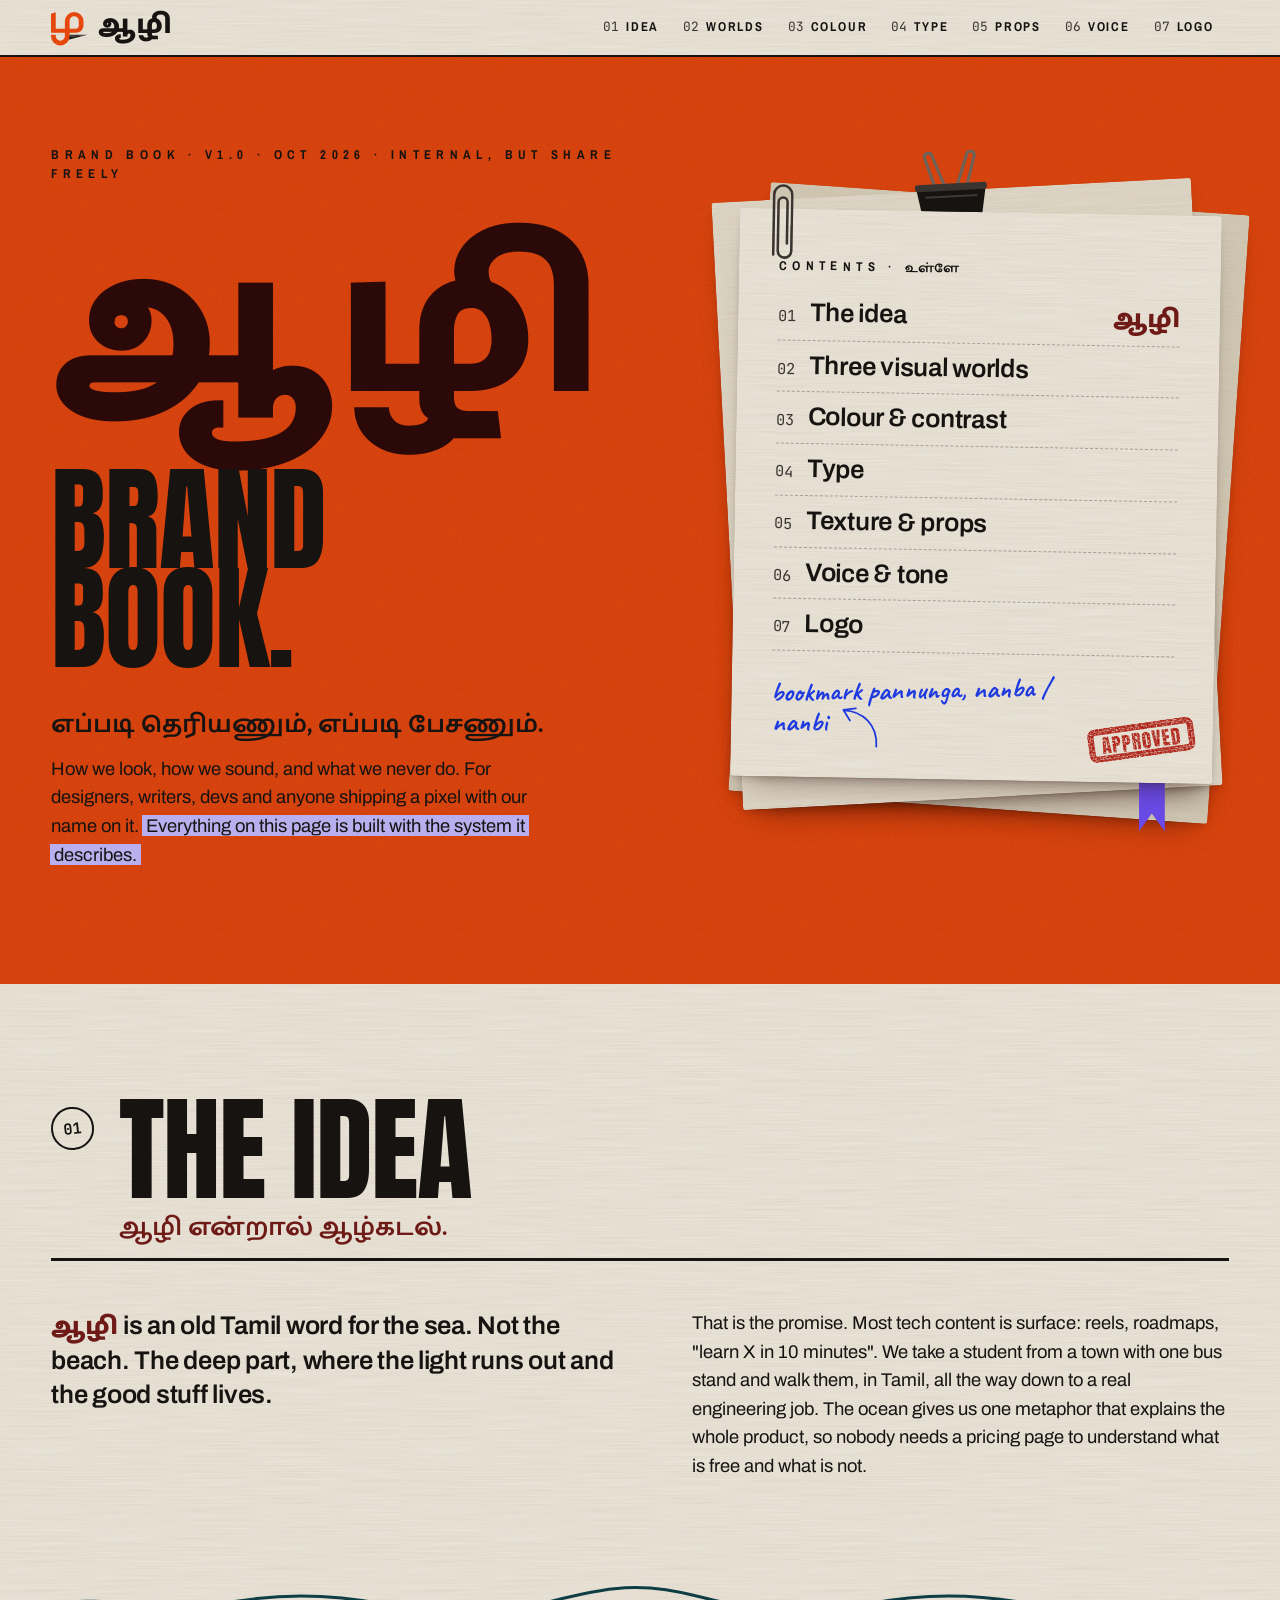
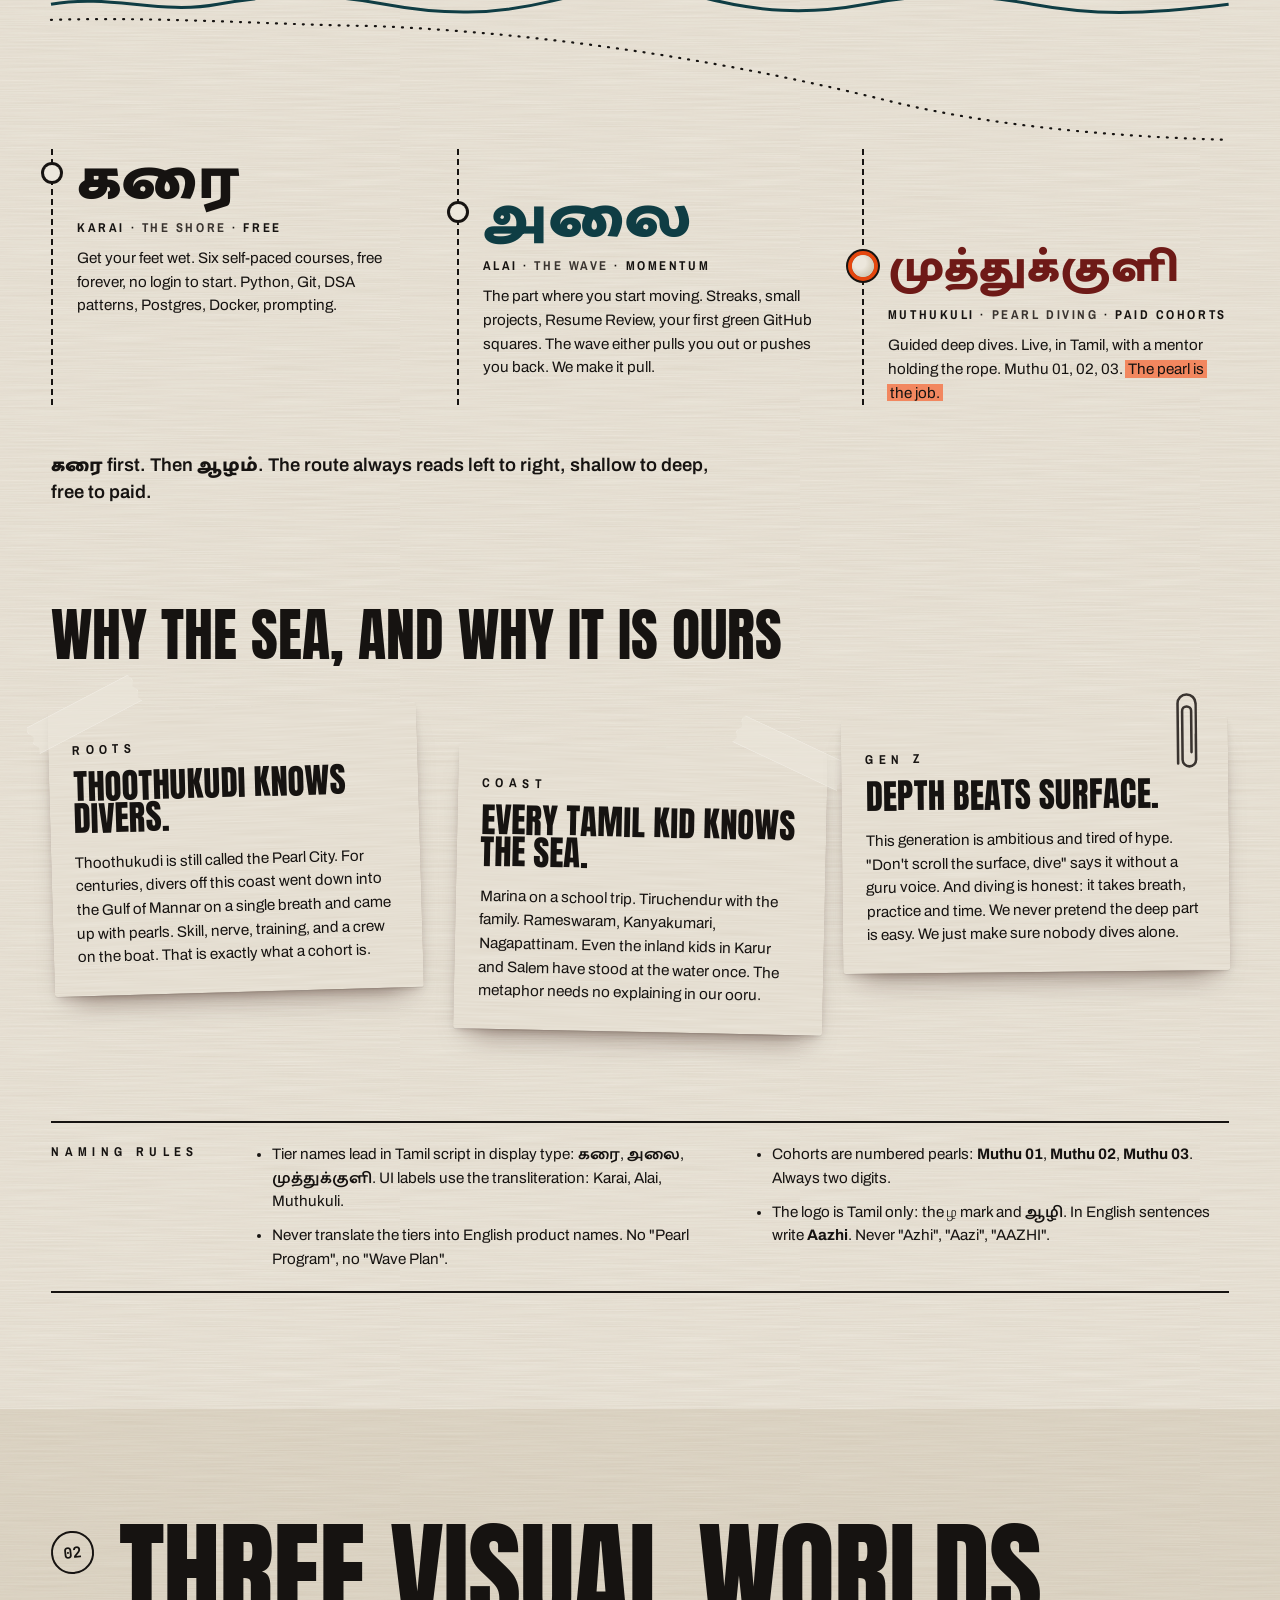
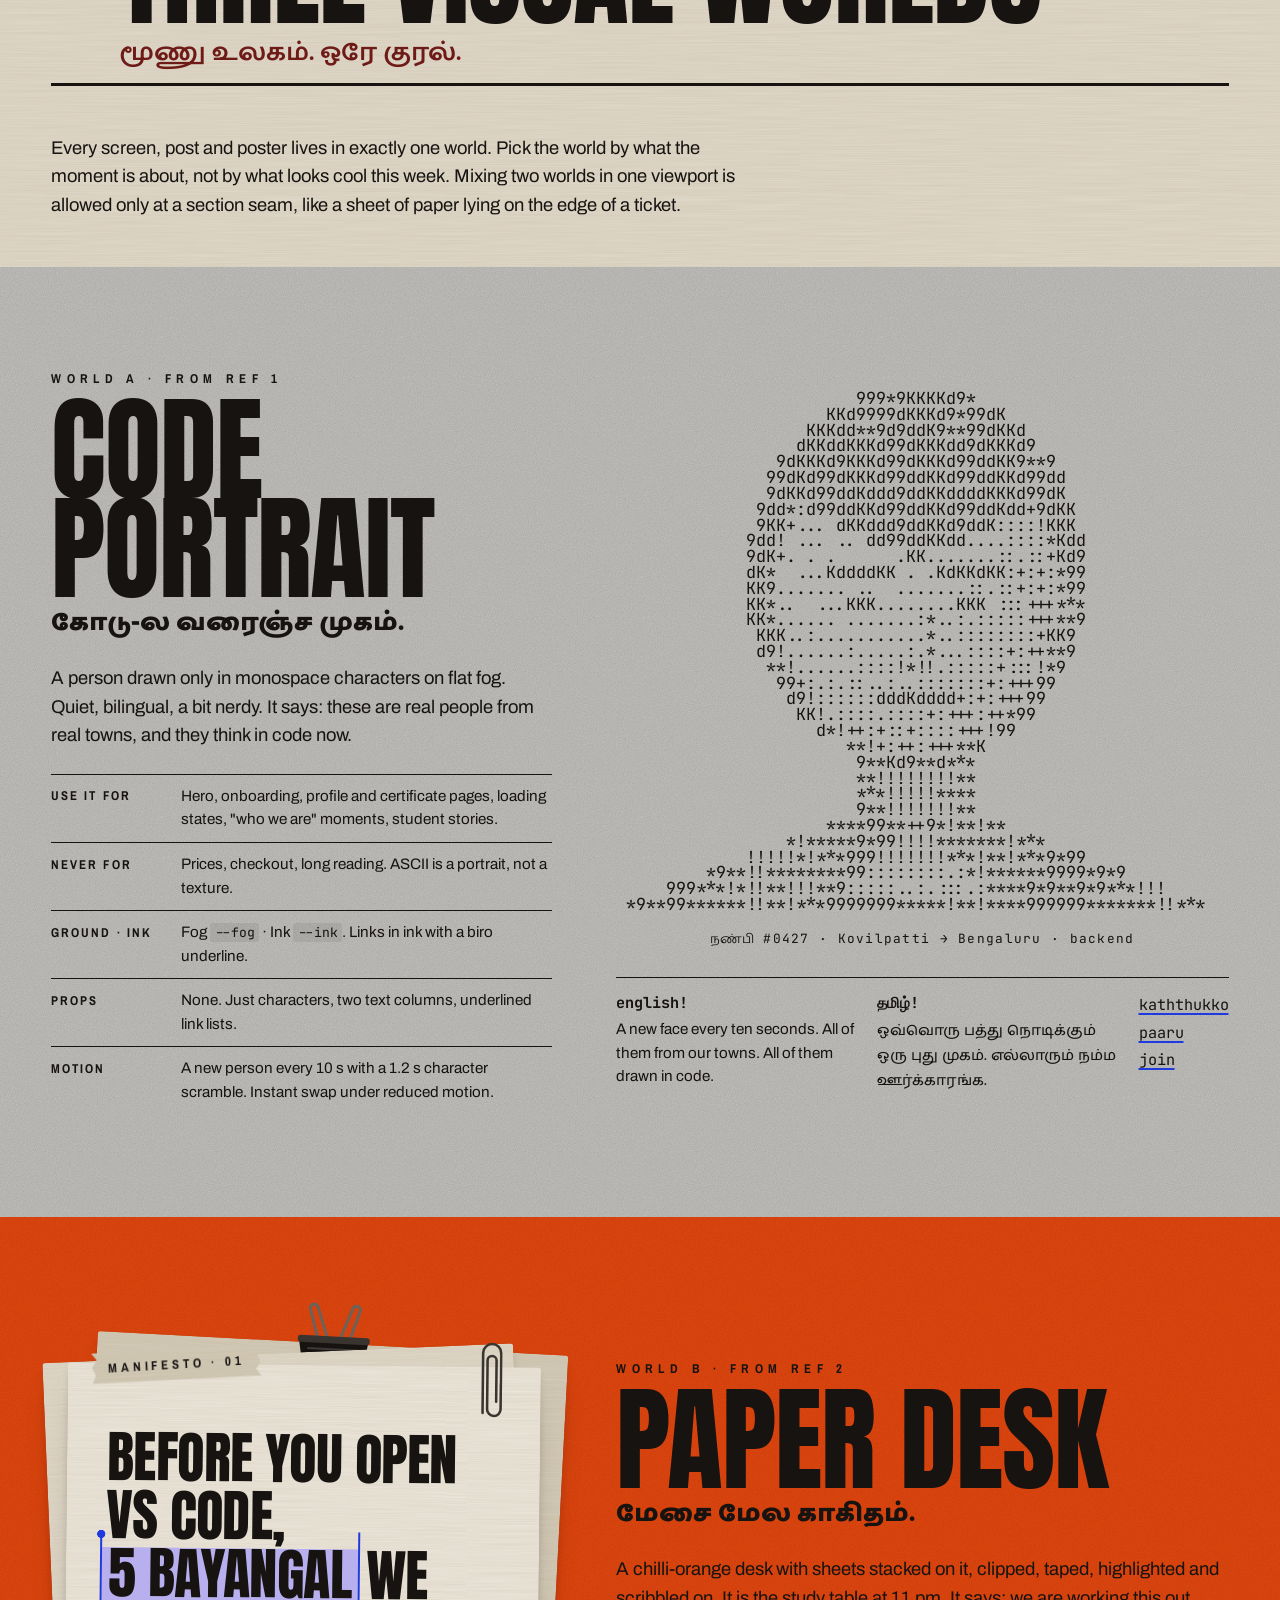
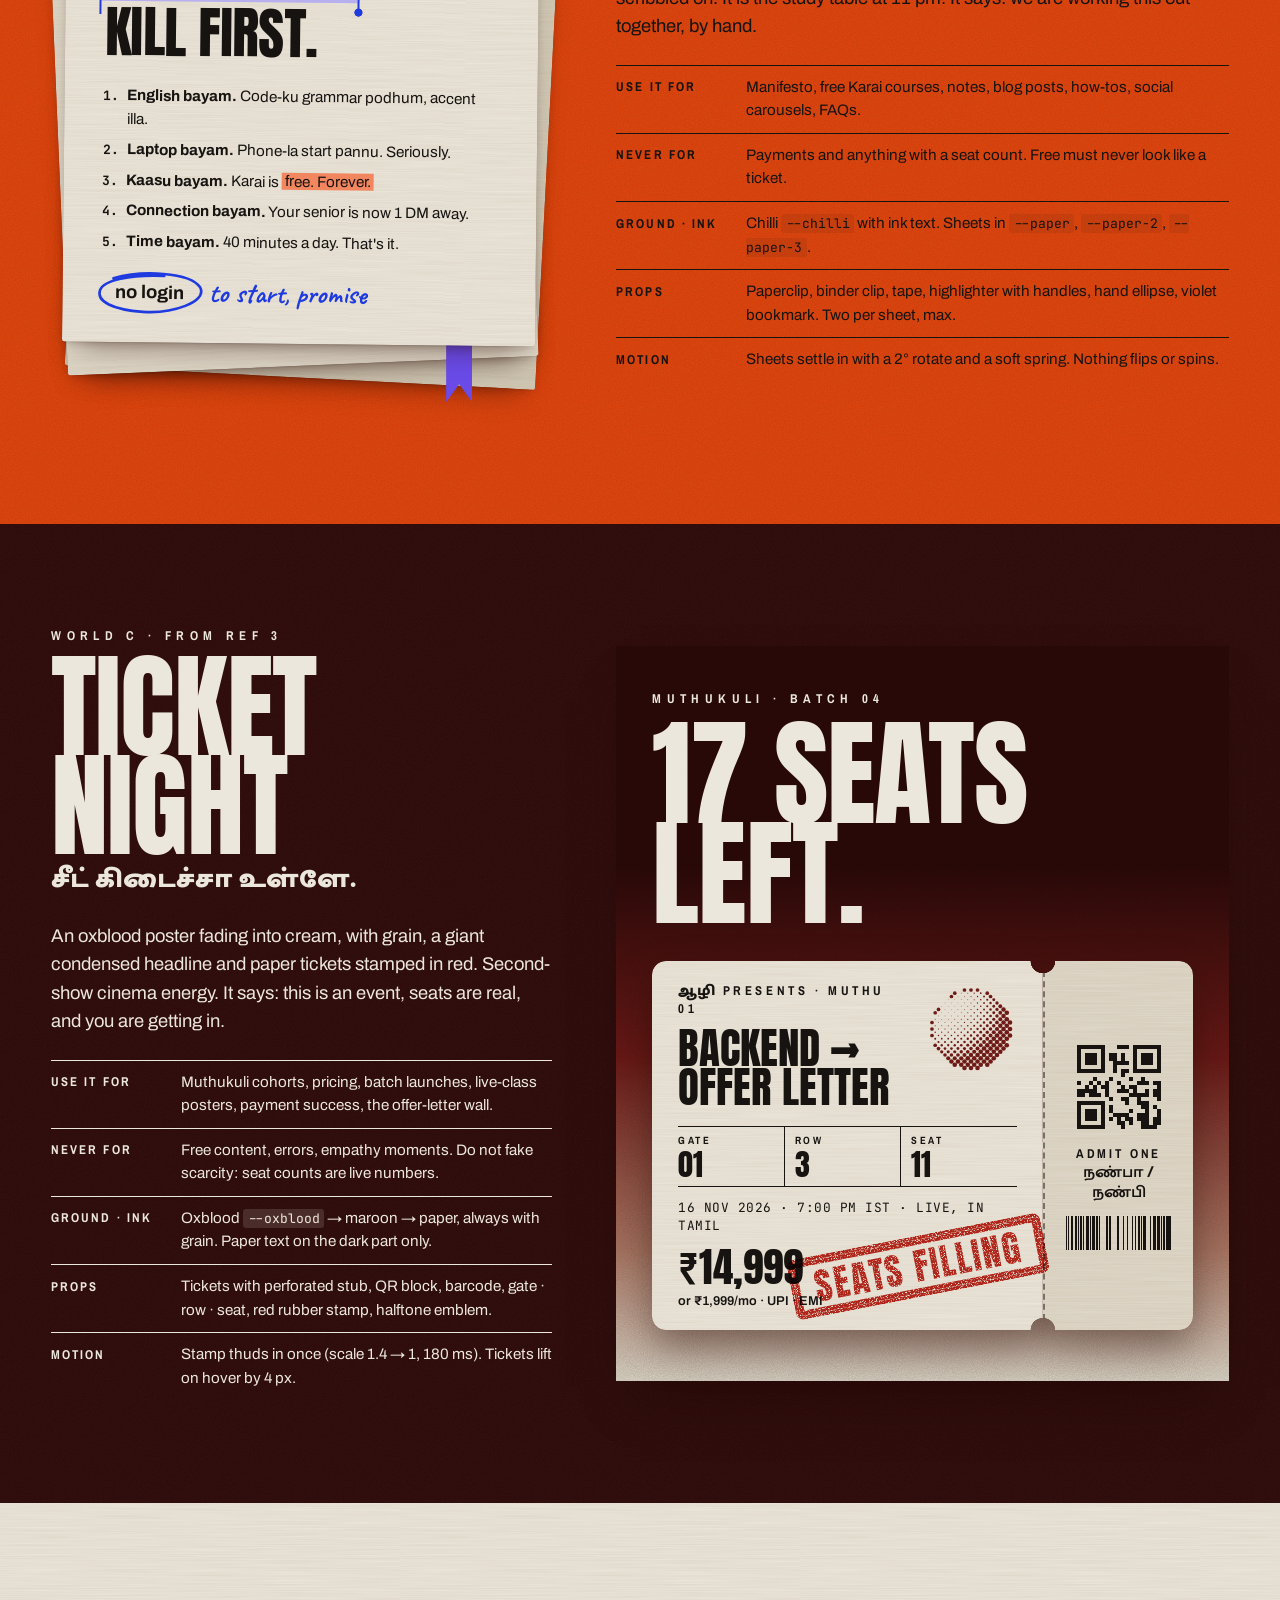
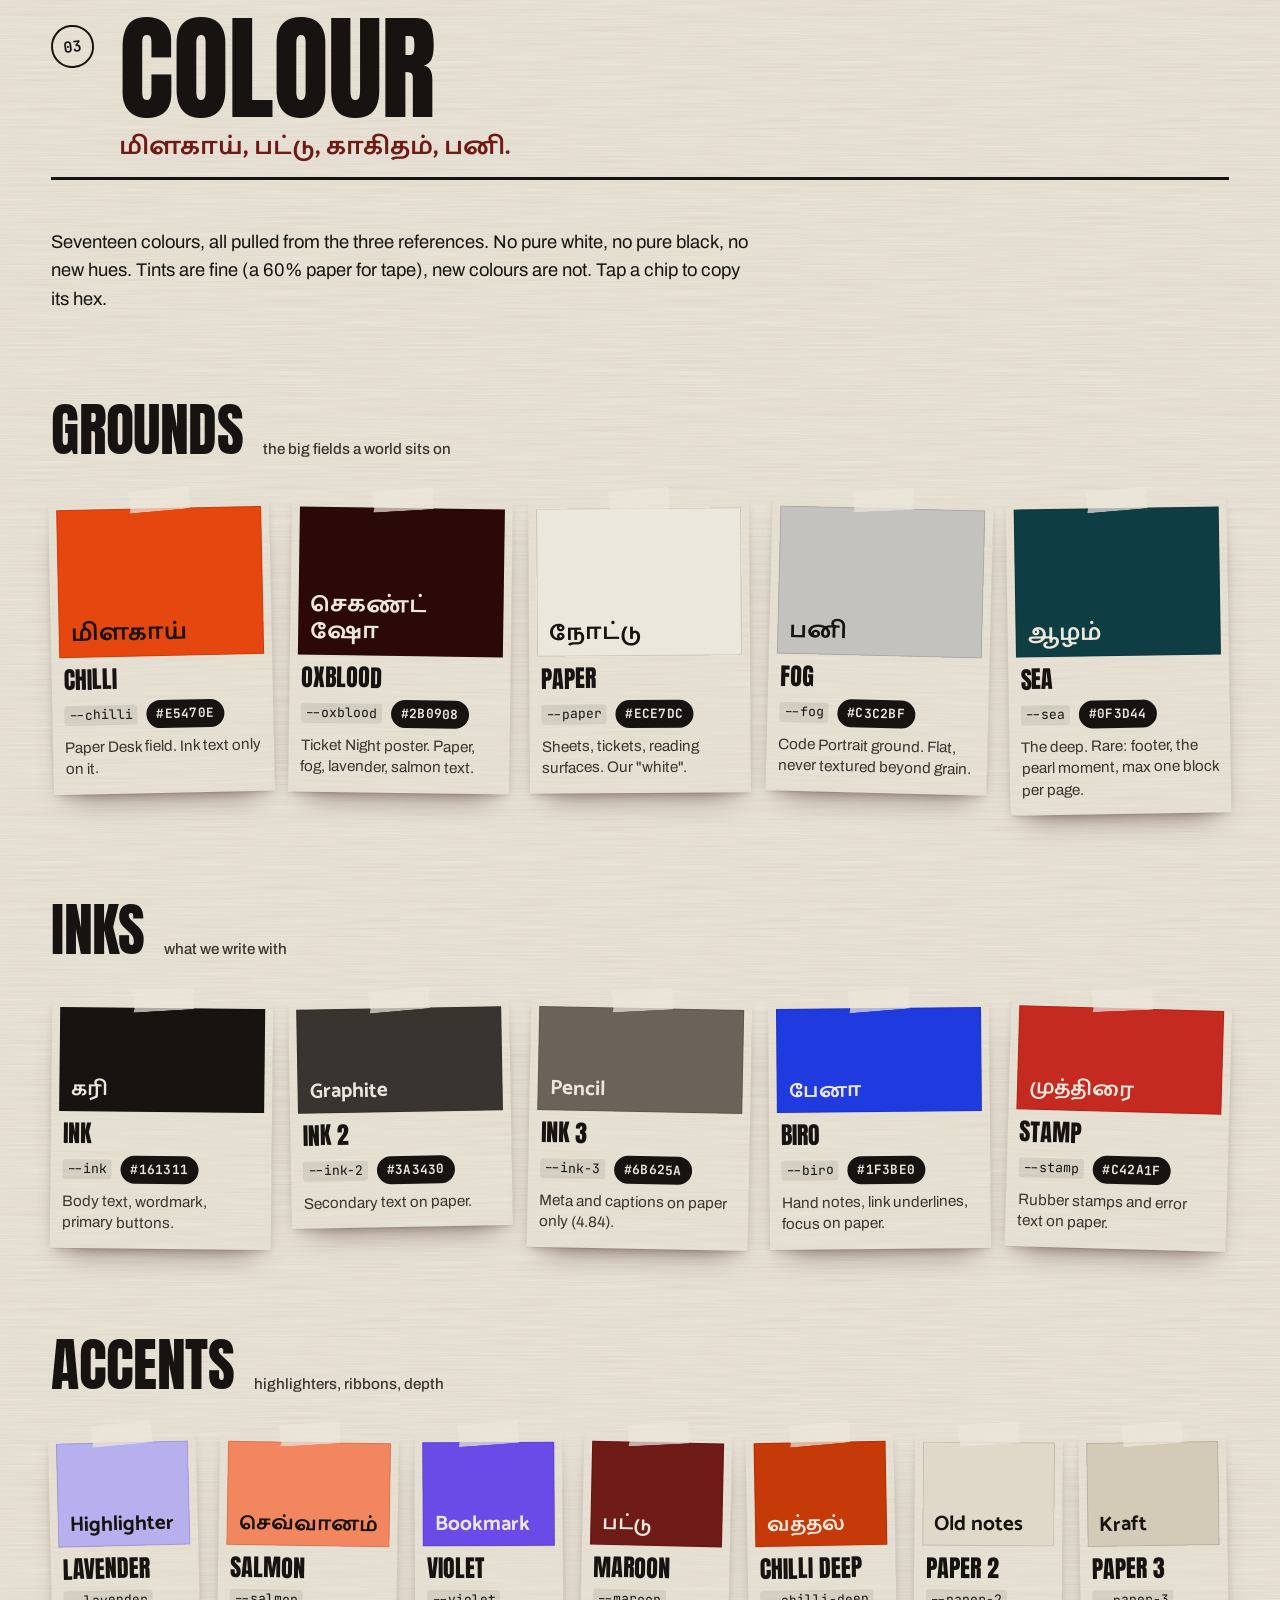
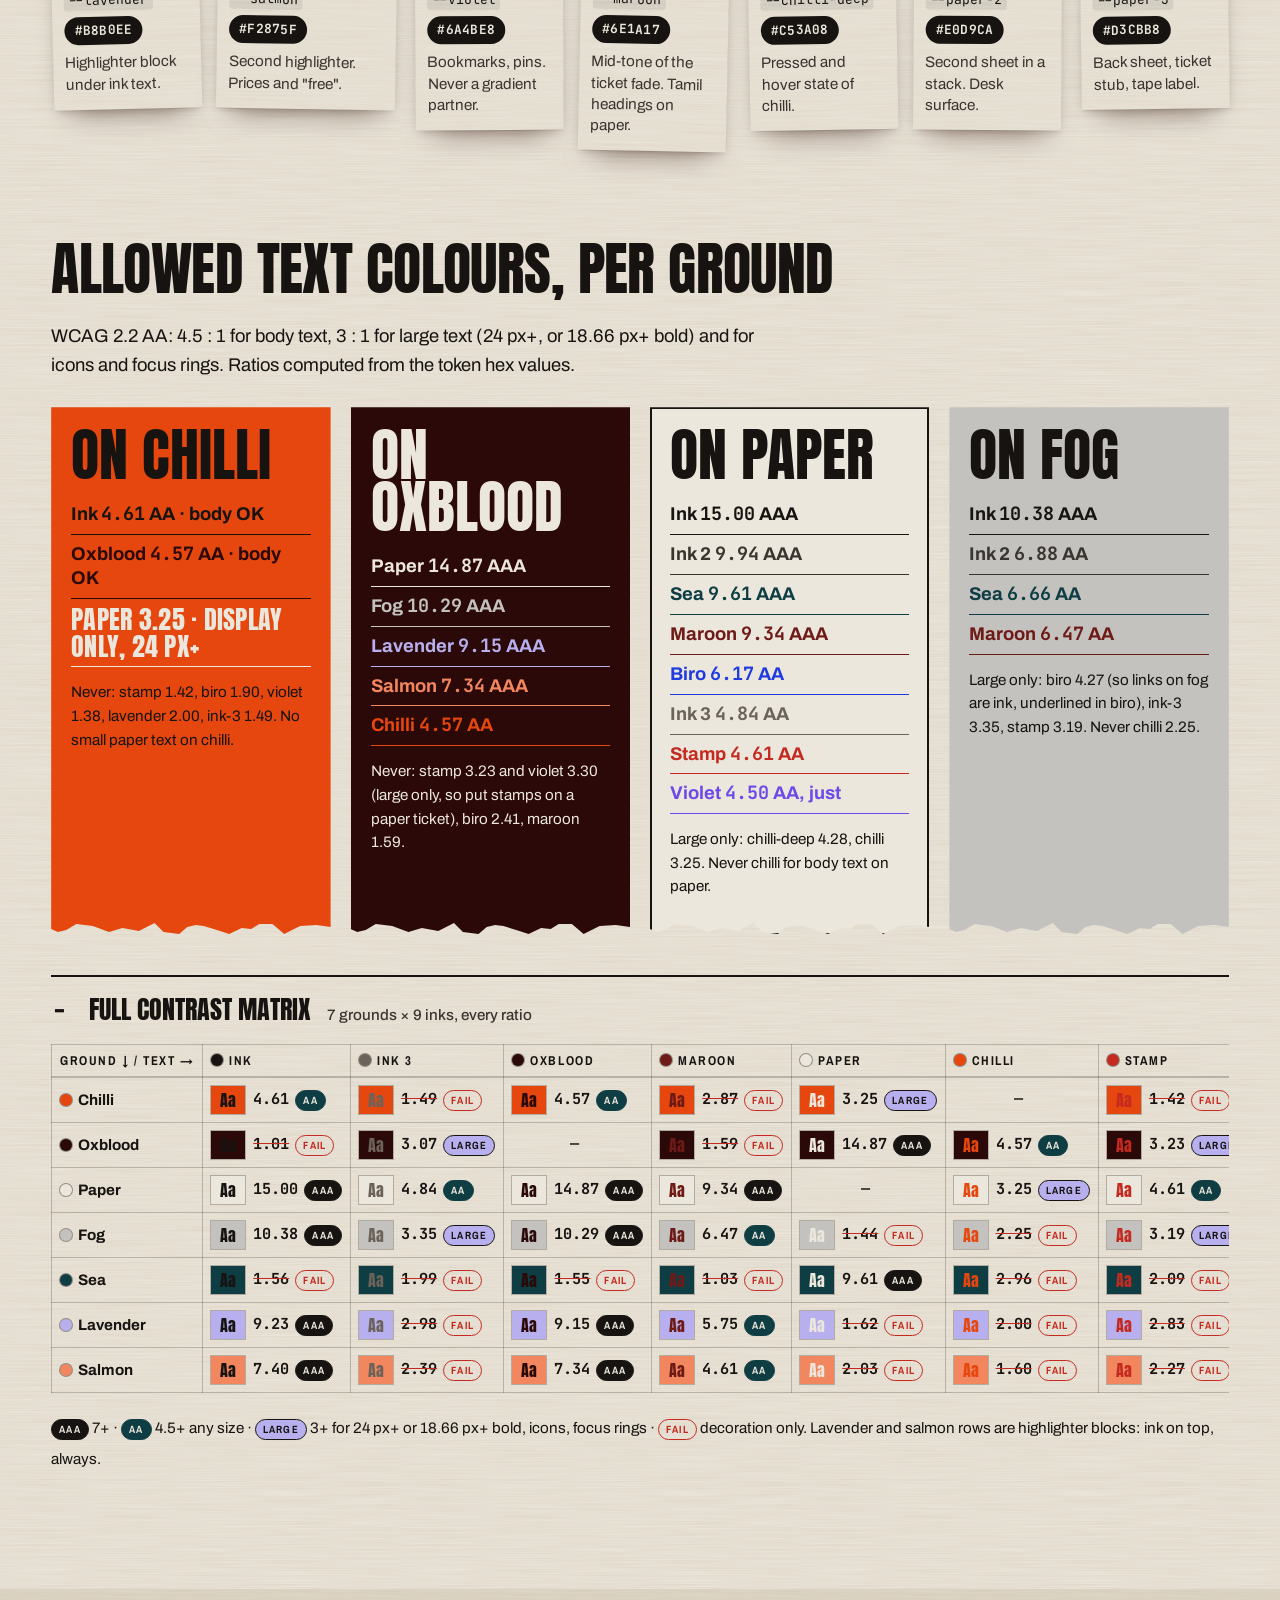
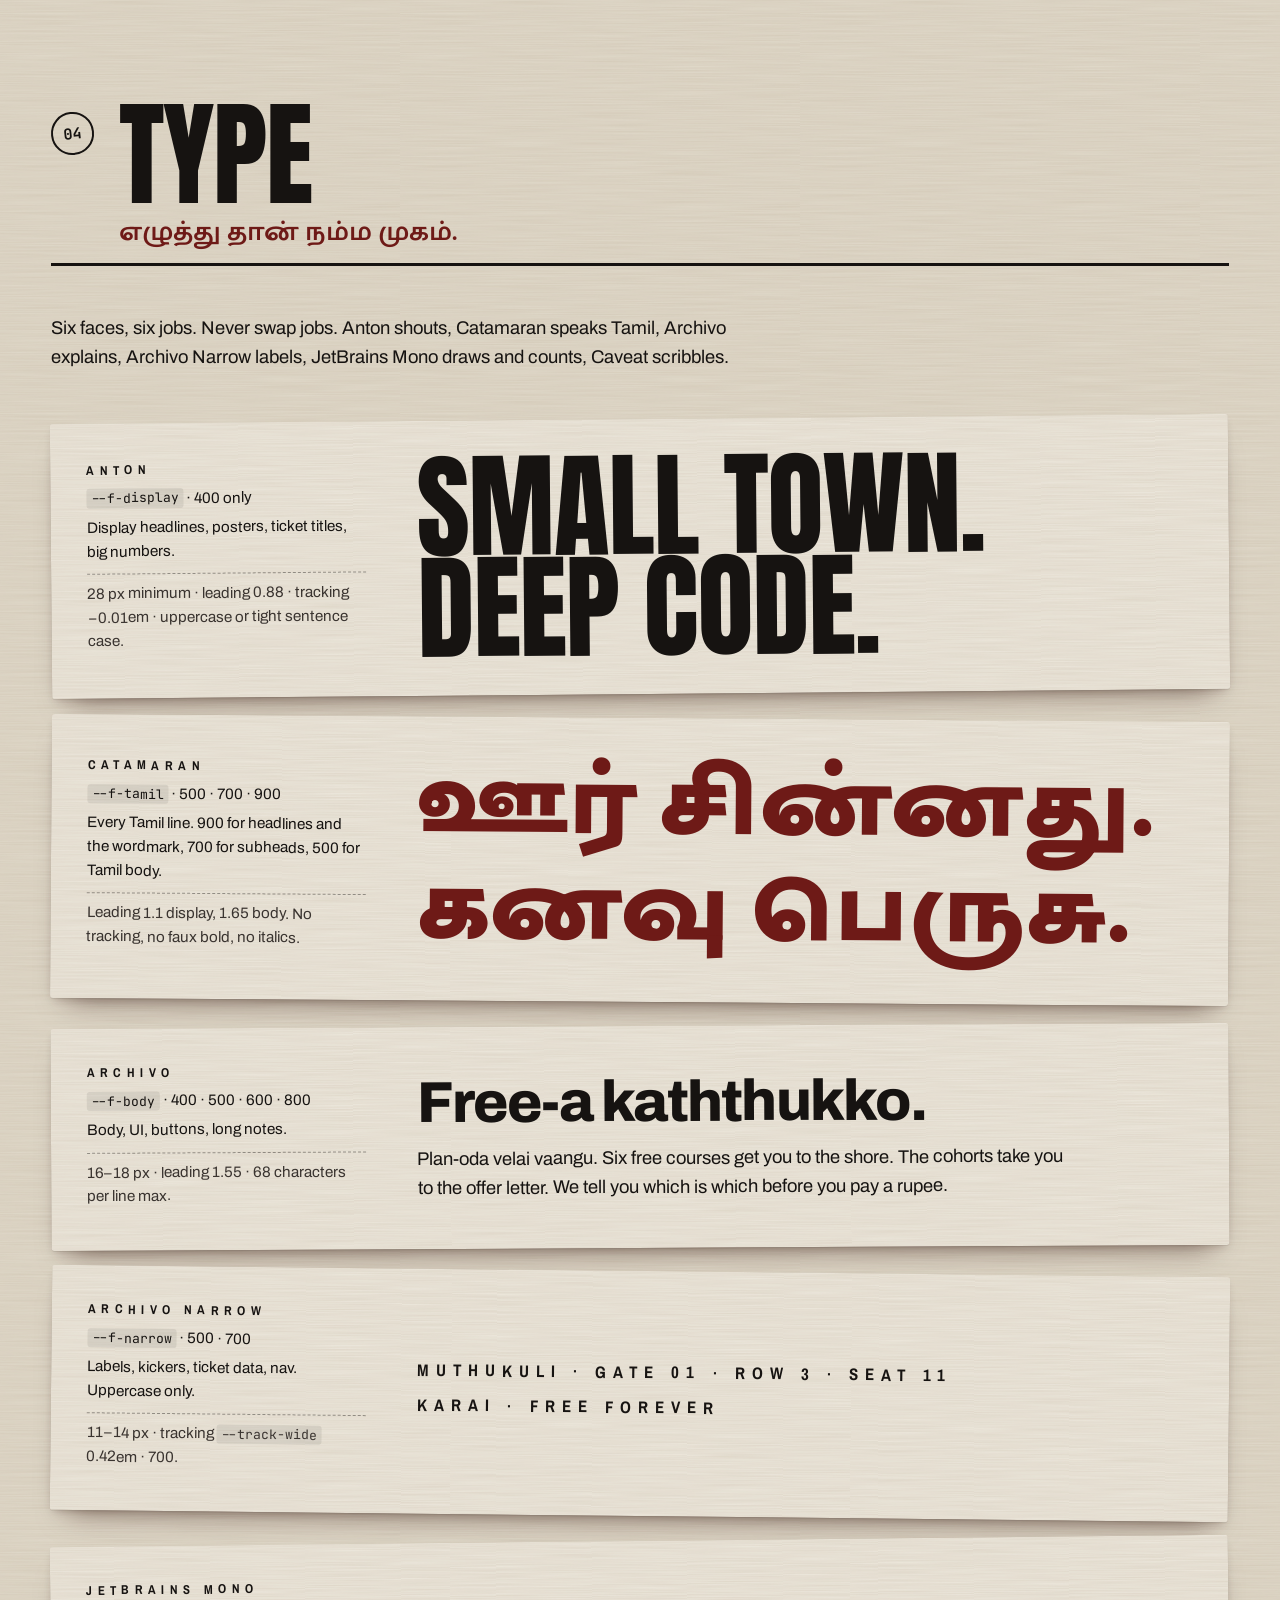
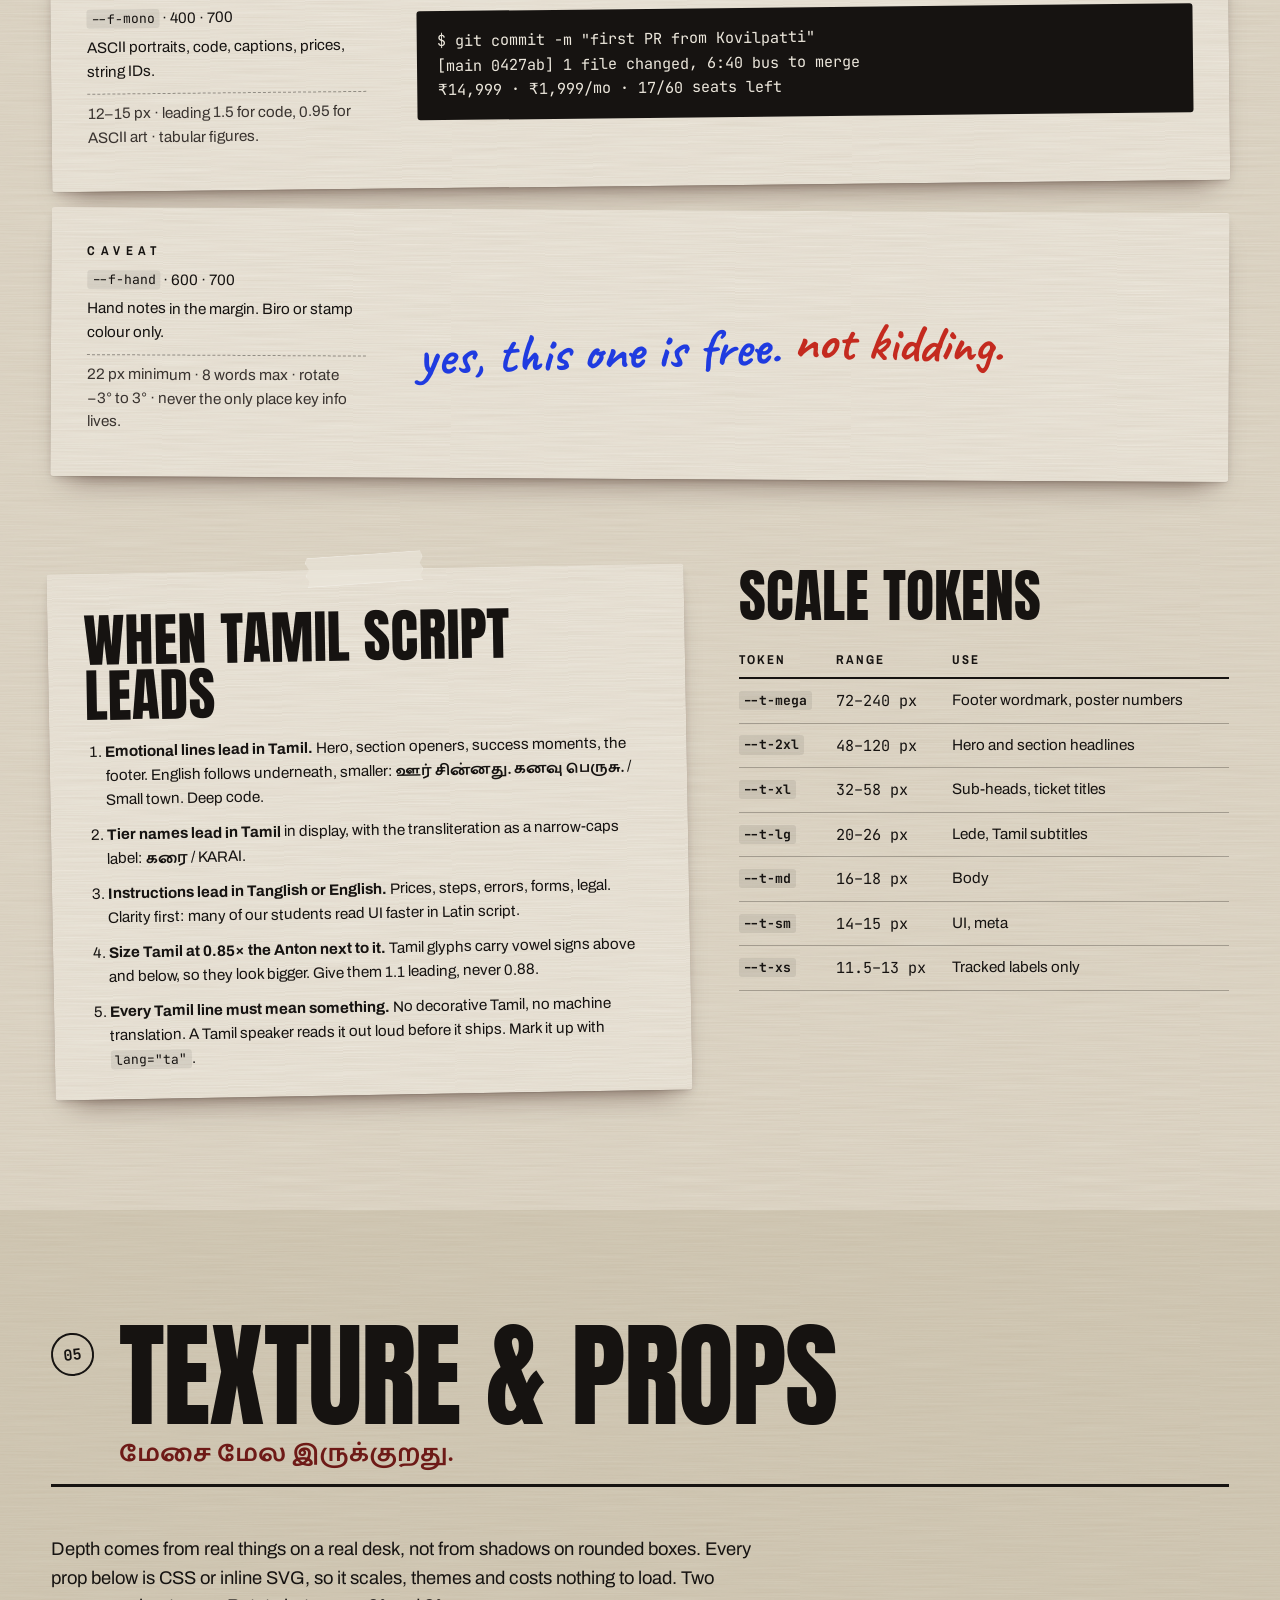
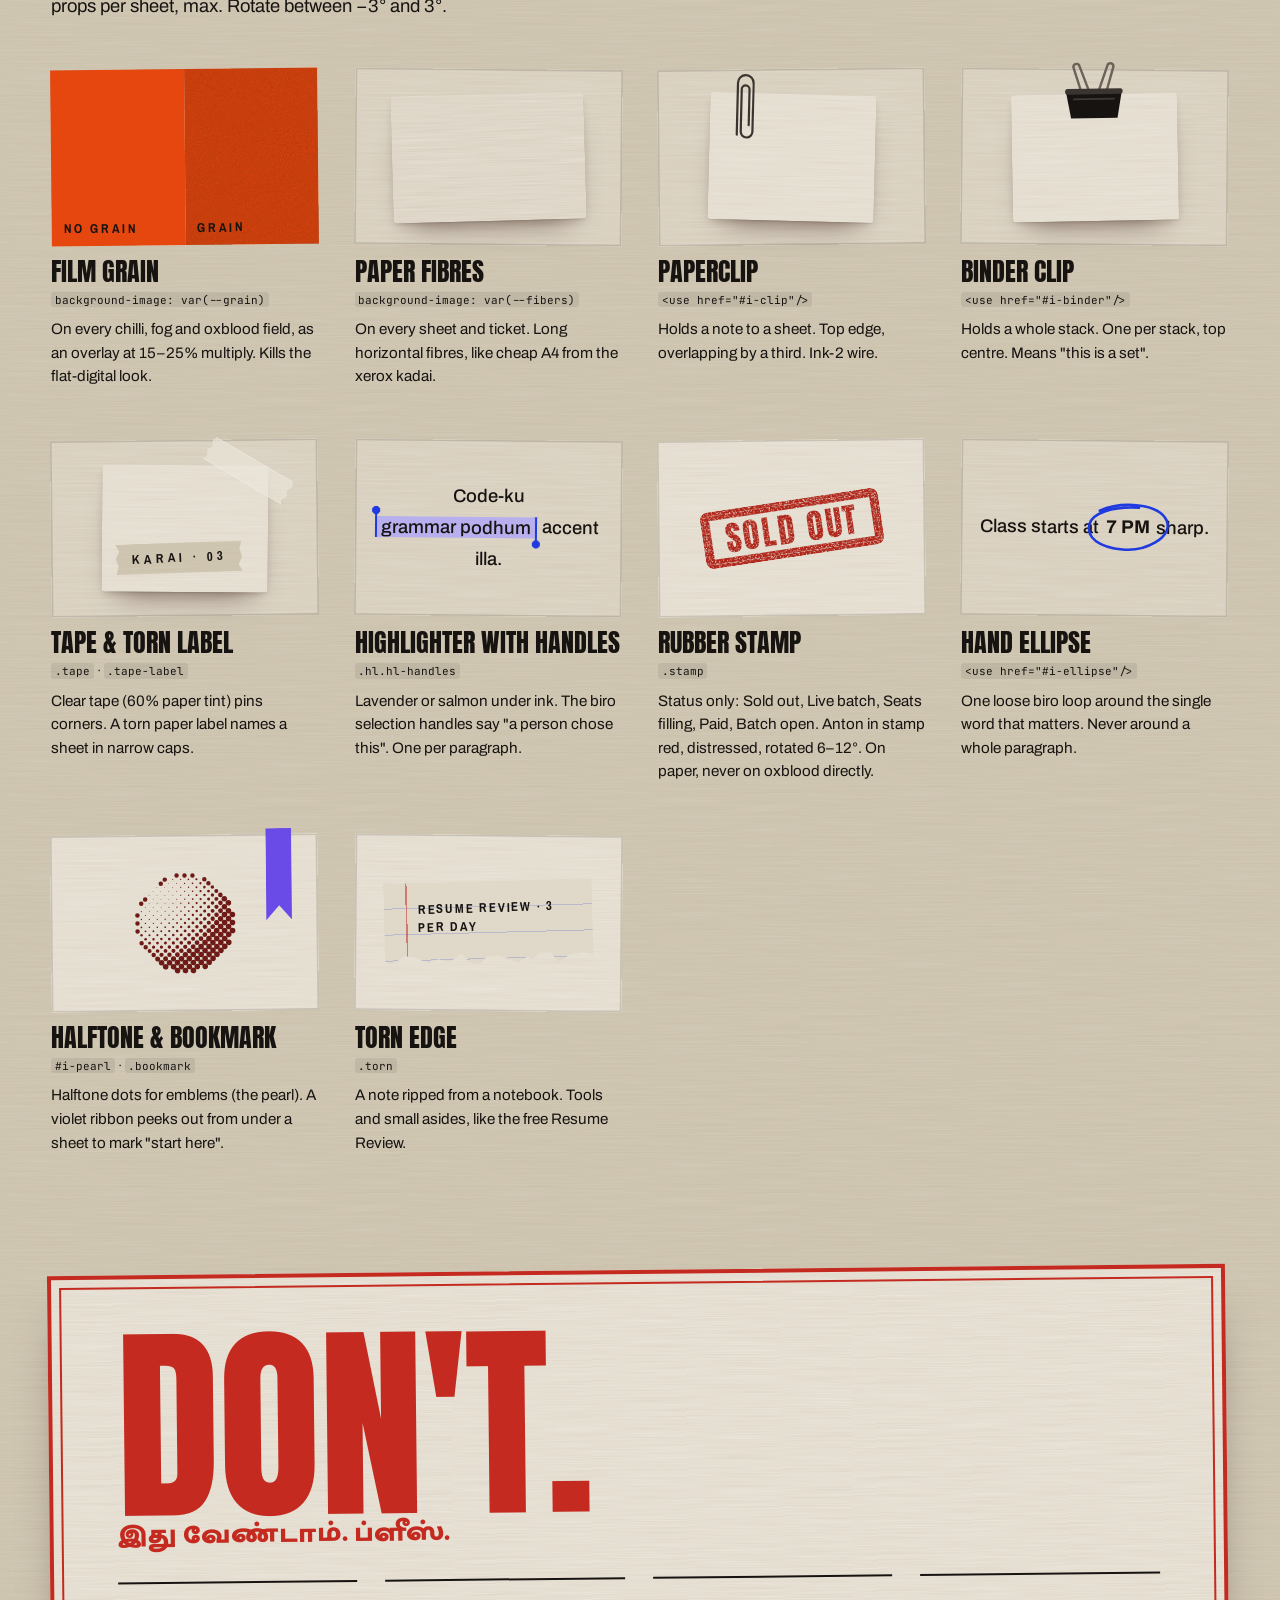
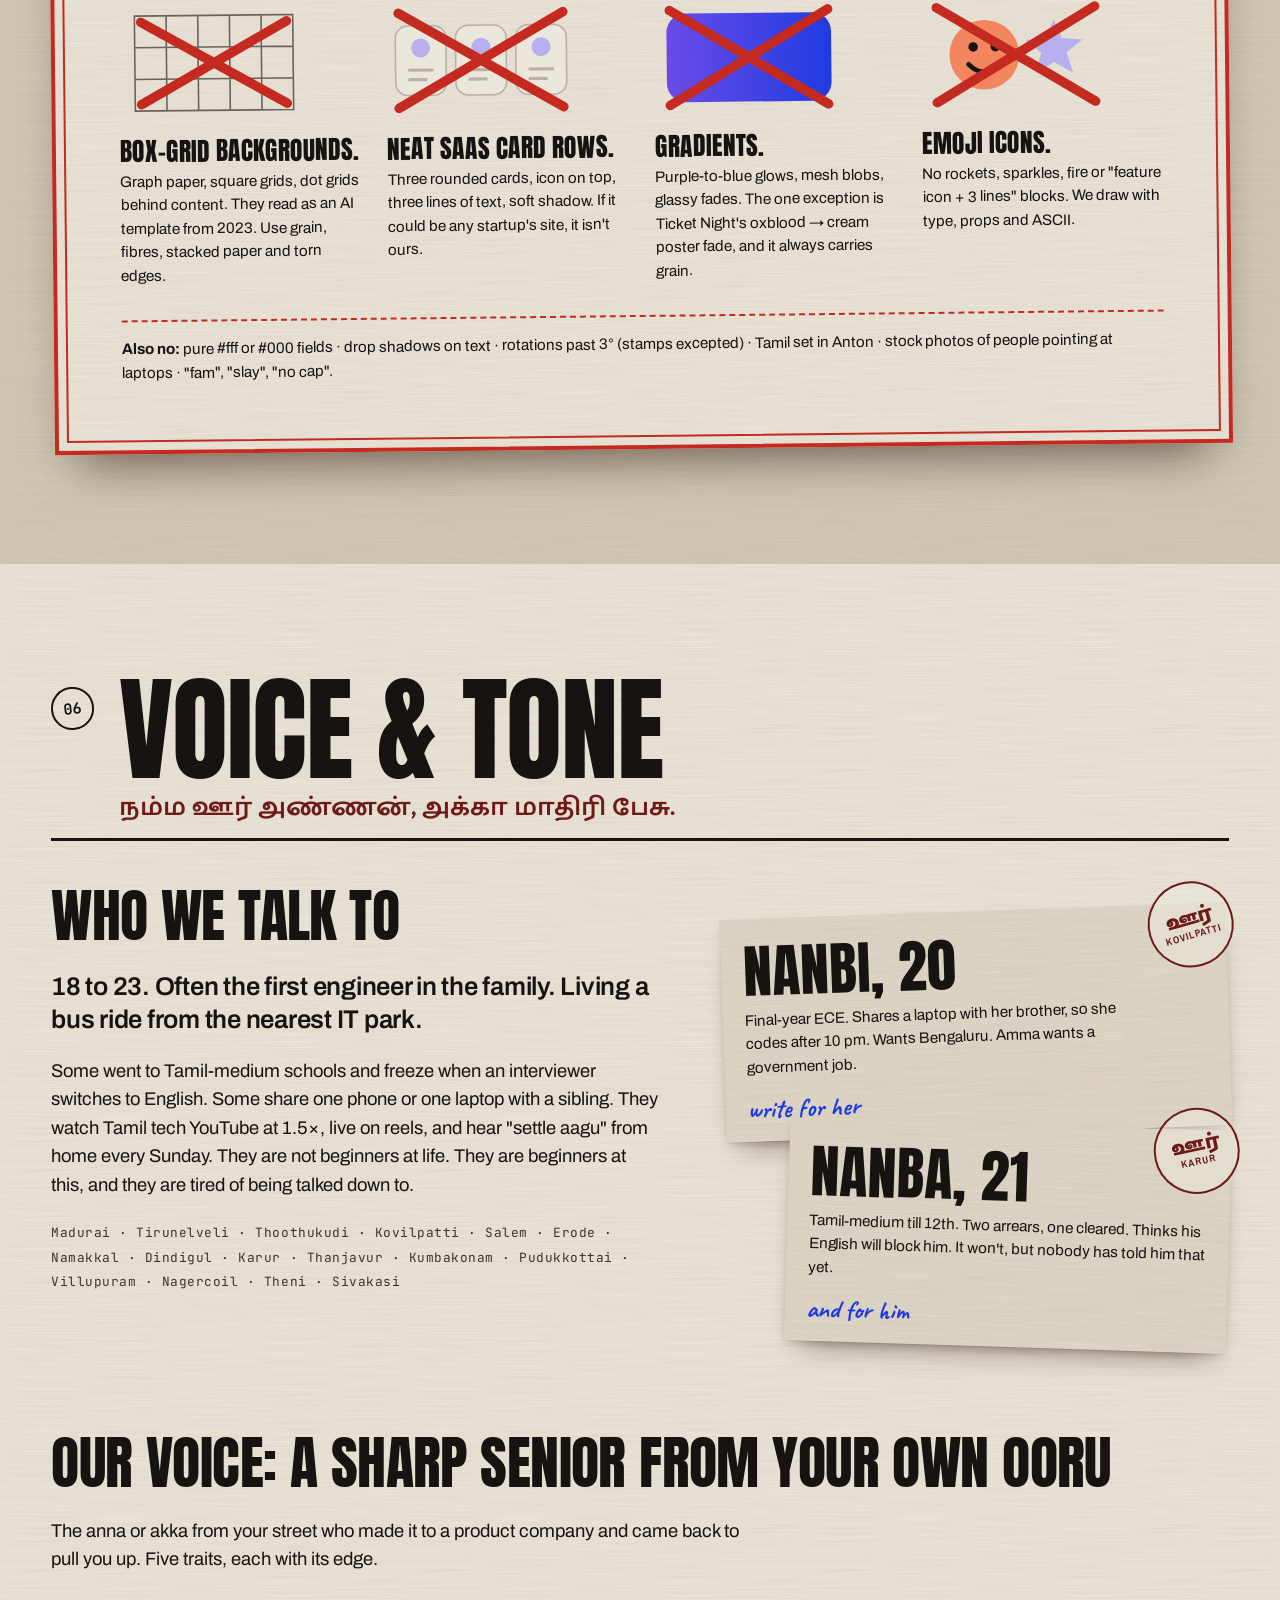
<file: brand.html>
<!doctype html>
<html lang="en">
<head>
<meta charset="utf-8">
<meta name="viewport" content="width=device-width, initial-scale=1, viewport-fit=cover">
<title>ஆழி Brand Book · Aazhi</title>
  <link rel="icon" href="assets/mark/favicon.svg" type="image/svg+xml">
<meta name="description" content="The ஆழி (Aazhi) brand book: idea, three visual worlds, colour, type, props, voice and logo.">
<meta name="theme-color" content="#e5470e">
<link rel="stylesheet" href="css/tokens.css">
<link rel="stylesheet" href="css/brand.css">
<link rel="stylesheet" href="css/logo.css">
</head>
<body>
<a class="skip" href="#main">Skip to the brand book</a>

<!-- Shared drawings: paperclip, binder clip, hand ellipse, hand arrow, halftone pearl -->
<svg class="sprite" aria-hidden="true" focusable="false">
  <symbol id="i-clip" viewBox="0 0 40 120">
    <path d="M26 85 V30 a6 6 0 0 0 -12 0 V95 a9 9 0 0 0 18 0 V20 a12 12 0 0 0 -24 0 V100" fill="none" stroke="currentColor" stroke-width="3.4" stroke-linecap="round"/>
    <path d="M30 22 V60" fill="none" stroke="#ece7dc" stroke-opacity=".55" stroke-width="1" stroke-linecap="round"/>
  </symbol>
  <symbol id="i-binder" viewBox="0 0 80 72">
    <path d="M24 36 L15 6 a4 4 0 0 1 7 -3 L34 36" fill="none" stroke="#6b625a" stroke-width="3" stroke-linejoin="round"/>
    <path d="M56 36 L65 6 a4 4 0 0 0 -7 -3 L46 36" fill="none" stroke="#6b625a" stroke-width="3" stroke-linejoin="round"/>
    <path d="M5 36 H75 L69 70 H11 Z" fill="#161311"/>
    <rect x="4" y="33" width="72" height="7" rx="3" fill="#3a3430"/>
    <path d="M14 46 H66" stroke="#ece7dc" stroke-opacity=".18" stroke-width="2"/>
  </symbol>
  <symbol id="i-ellipse" viewBox="0 0 200 80" preserveAspectRatio="none">
    <path d="M34 16 C 86 1, 172 4, 191 30 C 206 56, 140 77, 88 74 C 34 71, 3 57, 10 37 C 16 20, 64 9, 126 11" fill="none" stroke="currentColor" stroke-width="2.6" stroke-linecap="round" vector-effect="non-scaling-stroke"/>
  </symbol>
  <symbol id="i-arrow" viewBox="0 0 80 50">
    <path d="M4 42 C 18 12, 48 6, 72 18 M58 7 L73 18 L57 27" fill="none" stroke="currentColor" stroke-width="2.6" stroke-linecap="round" stroke-linejoin="round"/>
  </symbol>
  <symbol id="i-pearl" viewBox="0 0 120 120"><g fill="currentColor"><circle cx="13.3" cy="38.8" r="2.40"/><circle cx="17.6" cy="34.5" r="2.40"/><circle cx="21.8" cy="30.3" r="0.44"/><circle cx="26.1" cy="26.1" r="0.42"/><circle cx="30.3" cy="21.8" r="0.43"/><circle cx="34.5" cy="17.6" r="2.40"/><circle cx="38.8" cy="13.3" r="2.40"/><circle cx="9.1" cy="51.5" r="2.40"/><circle cx="13.3" cy="47.3" r="0.61"/><circle cx="17.6" cy="43.0" r="0.50"/><circle cx="21.8" cy="38.8" r="0.44"/><circle cx="26.1" cy="34.5" r="0.41"/><circle cx="30.3" cy="30.3" r="0.40"/><circle cx="34.5" cy="26.1" r="0.40"/><circle cx="38.8" cy="21.8" r="0.42"/><circle cx="43.0" cy="17.6" r="0.46"/><circle cx="47.3" cy="13.3" r="0.55"/><circle cx="51.5" cy="9.1" r="2.40"/><circle cx="9.1" cy="60.0" r="2.40"/><circle cx="13.3" cy="55.8" r="0.73"/><circle cx="17.6" cy="51.5" r="0.59"/><circle cx="21.8" cy="47.3" r="0.50"/><circle cx="26.1" cy="43.0" r="0.45"/><circle cx="30.3" cy="38.8" r="0.42"/><circle cx="34.5" cy="34.5" r="0.41"/><circle cx="38.8" cy="30.3" r="0.42"/><circle cx="43.0" cy="26.1" r="0.43"/><circle cx="47.3" cy="21.8" r="0.46"/><circle cx="51.5" cy="17.6" r="0.53"/><circle cx="55.8" cy="13.3" r="0.65"/><circle cx="60.0" cy="9.1" r="2.40"/><circle cx="9.1" cy="68.5" r="2.40"/><circle cx="13.3" cy="64.2" r="0.95"/><circle cx="17.6" cy="60.0" r="0.75"/><circle cx="21.8" cy="55.8" r="0.63"/><circle cx="26.1" cy="51.5" r="0.55"/><circle cx="30.3" cy="47.3" r="0.50"/><circle cx="34.5" cy="43.0" r="0.48"/><circle cx="38.8" cy="38.8" r="0.46"/><circle cx="43.0" cy="34.5" r="0.46"/><circle cx="47.3" cy="30.3" r="0.48"/><circle cx="51.5" cy="26.1" r="0.51"/><circle cx="55.8" cy="21.8" r="0.57"/><circle cx="60.0" cy="17.6" r="0.67"/><circle cx="64.2" cy="13.3" r="0.84"/><circle cx="68.5" cy="9.1" r="2.40"/><circle cx="13.3" cy="72.7" r="1.30"/><circle cx="17.6" cy="68.5" r="1.01"/><circle cx="21.8" cy="64.2" r="0.84"/><circle cx="26.1" cy="60.0" r="0.72"/><circle cx="30.3" cy="55.8" r="0.65"/><circle cx="34.5" cy="51.5" r="0.59"/><circle cx="38.8" cy="47.3" r="0.56"/><circle cx="43.0" cy="43.0" r="0.55"/><circle cx="47.3" cy="38.8" r="0.55"/><circle cx="51.5" cy="34.5" r="0.56"/><circle cx="55.8" cy="30.3" r="0.60"/><circle cx="60.0" cy="26.1" r="0.66"/><circle cx="64.2" cy="21.8" r="0.75"/><circle cx="68.5" cy="17.6" r="0.89"/><circle cx="72.7" cy="13.3" r="1.15"/><circle cx="13.3" cy="81.2" r="2.40"/><circle cx="17.6" cy="77.0" r="1.37"/><circle cx="21.8" cy="72.7" r="1.13"/><circle cx="26.1" cy="68.5" r="0.97"/><circle cx="30.3" cy="64.2" r="0.85"/><circle cx="34.5" cy="60.0" r="0.77"/><circle cx="38.8" cy="55.8" r="0.72"/><circle cx="43.0" cy="51.5" r="0.69"/><circle cx="47.3" cy="47.3" r="0.67"/><circle cx="51.5" cy="43.0" r="0.67"/><circle cx="55.8" cy="38.8" r="0.69"/><circle cx="60.0" cy="34.5" r="0.72"/><circle cx="64.2" cy="30.3" r="0.78"/><circle cx="68.5" cy="26.1" r="0.87"/><circle cx="72.7" cy="21.8" r="1.01"/><circle cx="77.0" cy="17.6" r="1.22"/><circle cx="81.2" cy="13.3" r="2.40"/><circle cx="17.6" cy="85.5" r="2.40"/><circle cx="21.8" cy="81.2" r="1.53"/><circle cx="26.1" cy="77.0" r="1.29"/><circle cx="30.3" cy="72.7" r="1.13"/><circle cx="34.5" cy="68.5" r="1.02"/><circle cx="38.8" cy="64.2" r="0.94"/><circle cx="43.0" cy="60.0" r="0.88"/><circle cx="47.3" cy="55.8" r="0.84"/><circle cx="51.5" cy="51.5" r="0.82"/><circle cx="55.8" cy="47.3" r="0.82"/><circle cx="60.0" cy="43.0" r="0.84"/><circle cx="64.2" cy="38.8" r="0.88"/><circle cx="68.5" cy="34.5" r="0.94"/><circle cx="72.7" cy="30.3" r="1.03"/><circle cx="77.0" cy="26.1" r="1.17"/><circle cx="81.2" cy="21.8" r="1.37"/><circle cx="85.5" cy="17.6" r="2.40"/><circle cx="21.8" cy="89.7" r="2.11"/><circle cx="26.1" cy="85.5" r="1.74"/><circle cx="30.3" cy="81.2" r="1.50"/><circle cx="34.5" cy="77.0" r="1.34"/><circle cx="38.8" cy="72.7" r="1.22"/><circle cx="43.0" cy="68.5" r="1.14"/><circle cx="47.3" cy="64.2" r="1.07"/><circle cx="51.5" cy="60.0" r="1.03"/><circle cx="55.8" cy="55.8" r="1.02"/><circle cx="60.0" cy="51.5" r="1.01"/><circle cx="64.2" cy="47.3" r="1.03"/><circle cx="68.5" cy="43.0" r="1.07"/><circle cx="72.7" cy="38.8" r="1.14"/><circle cx="77.0" cy="34.5" r="1.23"/><circle cx="81.2" cy="30.3" r="1.37"/><circle cx="85.5" cy="26.1" r="1.57"/><circle cx="89.7" cy="21.8" r="1.92"/><circle cx="26.1" cy="93.9" r="2.38"/><circle cx="30.3" cy="89.7" r="1.99"/><circle cx="34.5" cy="85.5" r="1.76"/><circle cx="38.8" cy="81.2" r="1.59"/><circle cx="43.0" cy="77.0" r="1.46"/><circle cx="47.3" cy="72.7" r="1.37"/><circle cx="51.5" cy="68.5" r="1.30"/><circle cx="55.8" cy="64.2" r="1.26"/><circle cx="60.0" cy="60.0" r="1.24"/><circle cx="64.2" cy="55.8" r="1.24"/><circle cx="68.5" cy="51.5" r="1.26"/><circle cx="72.7" cy="47.3" r="1.30"/><circle cx="77.0" cy="43.0" r="1.37"/><circle cx="81.2" cy="38.8" r="1.47"/><circle cx="85.5" cy="34.5" r="1.62"/><circle cx="89.7" cy="30.3" r="1.82"/><circle cx="93.9" cy="26.1" r="2.17"/><circle cx="30.3" cy="98.2" r="2.71"/><circle cx="34.5" cy="93.9" r="2.30"/><circle cx="38.8" cy="89.7" r="2.05"/><circle cx="43.0" cy="85.5" r="1.87"/><circle cx="47.3" cy="81.2" r="1.74"/><circle cx="51.5" cy="77.0" r="1.64"/><circle cx="55.8" cy="72.7" r="1.57"/><circle cx="60.0" cy="68.5" r="1.53"/><circle cx="64.2" cy="64.2" r="1.50"/><circle cx="68.5" cy="60.0" r="1.50"/><circle cx="72.7" cy="55.8" r="1.53"/><circle cx="77.0" cy="51.5" r="1.57"/><circle cx="81.2" cy="47.3" r="1.64"/><circle cx="85.5" cy="43.0" r="1.75"/><circle cx="89.7" cy="38.8" r="1.90"/><circle cx="93.9" cy="34.5" r="2.13"/><circle cx="98.2" cy="30.3" r="2.50"/><circle cx="34.5" cy="102.4" r="3.00"/><circle cx="38.8" cy="98.2" r="2.67"/><circle cx="43.0" cy="93.9" r="2.39"/><circle cx="47.3" cy="89.7" r="2.20"/><circle cx="51.5" cy="85.5" r="2.06"/><circle cx="55.8" cy="81.2" r="1.95"/><circle cx="60.0" cy="77.0" r="1.88"/><circle cx="64.2" cy="72.7" r="1.83"/><circle cx="68.5" cy="68.5" r="1.81"/><circle cx="72.7" cy="64.2" r="1.81"/><circle cx="77.0" cy="60.0" r="1.83"/><circle cx="81.2" cy="55.8" r="1.88"/><circle cx="85.5" cy="51.5" r="1.96"/><circle cx="89.7" cy="47.3" r="2.07"/><circle cx="93.9" cy="43.0" r="2.24"/><circle cx="98.2" cy="38.8" r="2.49"/><circle cx="102.4" cy="34.5" r="2.92"/><circle cx="38.8" cy="106.7" r="3.00"/><circle cx="43.0" cy="102.4" r="3.00"/><circle cx="47.3" cy="98.2" r="2.79"/><circle cx="51.5" cy="93.9" r="2.58"/><circle cx="55.8" cy="89.7" r="2.42"/><circle cx="60.0" cy="85.5" r="2.31"/><circle cx="64.2" cy="81.2" r="2.23"/><circle cx="68.5" cy="77.0" r="2.17"/><circle cx="72.7" cy="72.7" r="2.15"/><circle cx="77.0" cy="68.5" r="2.15"/><circle cx="81.2" cy="64.2" r="2.18"/><circle cx="85.5" cy="60.0" r="2.23"/><circle cx="89.7" cy="55.8" r="2.32"/><circle cx="93.9" cy="51.5" r="2.45"/><circle cx="98.2" cy="47.3" r="2.63"/><circle cx="102.4" cy="43.0" r="2.92"/><circle cx="106.7" cy="38.8" r="3.00"/><circle cx="47.3" cy="106.7" r="3.00"/><circle cx="51.5" cy="102.4" r="3.00"/><circle cx="55.8" cy="98.2" r="3.00"/><circle cx="60.0" cy="93.9" r="2.84"/><circle cx="64.2" cy="89.7" r="2.71"/><circle cx="68.5" cy="85.5" r="2.62"/><circle cx="72.7" cy="81.2" r="2.57"/><circle cx="77.0" cy="77.0" r="2.54"/><circle cx="81.2" cy="72.7" r="2.54"/><circle cx="85.5" cy="68.5" r="2.57"/><circle cx="89.7" cy="64.2" r="2.63"/><circle cx="93.9" cy="60.0" r="2.73"/><circle cx="98.2" cy="55.8" r="2.88"/><circle cx="102.4" cy="51.5" r="3.00"/><circle cx="106.7" cy="47.3" r="3.00"/><circle cx="51.5" cy="110.9" r="3.00"/><circle cx="55.8" cy="106.7" r="3.00"/><circle cx="60.0" cy="102.4" r="3.00"/><circle cx="64.2" cy="98.2" r="3.00"/><circle cx="68.5" cy="93.9" r="3.00"/><circle cx="72.7" cy="89.7" r="3.00"/><circle cx="77.0" cy="85.5" r="3.00"/><circle cx="81.2" cy="81.2" r="2.98"/><circle cx="85.5" cy="77.0" r="2.99"/><circle cx="89.7" cy="72.7" r="3.00"/><circle cx="93.9" cy="68.5" r="3.00"/><circle cx="98.2" cy="64.2" r="3.00"/><circle cx="102.4" cy="60.0" r="3.00"/><circle cx="106.7" cy="55.8" r="3.00"/><circle cx="110.9" cy="51.5" r="3.00"/><circle cx="60.0" cy="110.9" r="3.00"/><circle cx="64.2" cy="106.7" r="3.00"/><circle cx="68.5" cy="102.4" r="3.00"/><circle cx="72.7" cy="98.2" r="3.00"/><circle cx="77.0" cy="93.9" r="3.00"/><circle cx="81.2" cy="89.7" r="3.00"/><circle cx="85.5" cy="85.5" r="3.00"/><circle cx="89.7" cy="81.2" r="3.00"/><circle cx="93.9" cy="77.0" r="3.00"/><circle cx="98.2" cy="72.7" r="3.00"/><circle cx="102.4" cy="68.5" r="3.00"/><circle cx="106.7" cy="64.2" r="3.00"/><circle cx="110.9" cy="60.0" r="3.00"/><circle cx="68.5" cy="110.9" r="3.00"/><circle cx="72.7" cy="106.7" r="3.00"/><circle cx="77.0" cy="102.4" r="3.00"/><circle cx="81.2" cy="98.2" r="3.00"/><circle cx="85.5" cy="93.9" r="3.00"/><circle cx="89.7" cy="89.7" r="3.00"/><circle cx="93.9" cy="85.5" r="3.00"/><circle cx="98.2" cy="81.2" r="3.00"/><circle cx="102.4" cy="77.0" r="3.00"/><circle cx="106.7" cy="72.7" r="3.00"/><circle cx="110.9" cy="68.5" r="3.00"/><circle cx="81.2" cy="106.7" r="3.00"/><circle cx="85.5" cy="102.4" r="3.00"/><circle cx="89.7" cy="98.2" r="3.00"/><circle cx="93.9" cy="93.9" r="3.00"/><circle cx="98.2" cy="89.7" r="3.00"/><circle cx="102.4" cy="85.5" r="3.00"/><circle cx="106.7" cy="81.2" r="3.00"/></g></symbol>
</svg>

<header class="topbar">
  <div class="topbar-in">
    <a class="logo logo--h" href="#top" aria-label="ஆழி brand book, back to top"><svg class="logo__mark" viewBox="0 0 100 92" aria-hidden="true" focusable="false"><path class="logo__wing" d="M40 62H99.5L40 69.97Z"/><path class="logo__fold" d="M40 69.97L99.5 62L40 77.95Z"/><path class="logo__ltr" d="M0 4.5L13 1V46H38V25.5A25.5 25.5 0 0 1 89 25.5V37A20 20 0 0 1 69 57H51V66A25.5 25.5 0 0 1 0 66V62H13V66A12.5 12.5 0 0 0 38 66V57H0ZM51 46V24A12.5 12.5 0 0 1 76 24V37A9 9 0 0 1 67 46Z"/></svg><span class="logo__word" aria-hidden="true"><span class="logo__ta" lang="ta">ஆழி</span></span></a>
    <nav class="toc" aria-label="Brand book sections">
      <ol>
        <li><a href="#idea"><span>01</span> Idea</a></li>
        <li><a href="#worlds"><span>02</span> Worlds</a></li>
        <li><a href="#colour"><span>03</span> Colour</a></li>
        <li><a href="#type"><span>04</span> Type</a></li>
        <li><a href="#props"><span>05</span> Props</a></li>
        <li><a href="#voice"><span>06</span> Voice</a></li>
        <li><a href="#logo"><span>07</span> Logo</a></li>
      </ol>
    </nav>
  </div>
</header>

<main id="main">

<!-- ============ COVER ============ -->
<section class="cover g-chilli grain" id="top" aria-labelledby="cover-title">
  <div class="wrap cover-grid">
    <div class="cover-type">
      <p class="label">Brand book · v1.0 · Oct 2026 · Internal, but share freely</p>
      <h1 id="cover-title" class="cover-title">
        <span class="cover-ta" lang="ta">ஆழி</span>
        <span class="cover-en">Brand<br>book.</span>
      </h1>
      <p class="cover-ta-sub" lang="ta">எப்படி தெரியணும், எப்படி பேசணும்.</p>
      <p class="cover-lede">How we look, how we sound, and what we never do. For designers, writers, devs and anyone shipping a pixel with our name on it. <span class="hl hl-lav">Everything on this page is built with the system it describes.</span></p>
    </div>

    <div class="cover-desk" aria-label="Contents">
      <div class="sheet sheet-back" style="--r:4deg" aria-hidden="true"></div>
      <div class="sheet sheet-mid" style="--r:-3deg" aria-hidden="true"><svg class="binder" aria-hidden="true"><use href="#i-binder"/></svg></div>
      <div class="sheet sheet-top" style="--r:1deg">
        <svg class="clip" aria-hidden="true"><use href="#i-clip"/></svg>
        <p class="label label-ink">Contents · <span lang="ta">உள்ளே</span></p>
        <ol class="contents">
          <li><a href="#idea"><span class="n">01</span> The idea <span class="ta" lang="ta">ஆழி</span></a></li>
          <li><a href="#worlds"><span class="n">02</span> Three visual worlds</a></li>
          <li><a href="#colour"><span class="n">03</span> Colour &amp; contrast</a></li>
          <li><a href="#type"><span class="n">04</span> Type</a></li>
          <li><a href="#props"><span class="n">05</span> Texture &amp; props</a></li>
          <li><a href="#voice"><span class="n">06</span> Voice &amp; tone</a></li>
          <li><a href="#logo"><span class="n">07</span> Logo</a></li>
        </ol>
        <p class="hand hand-biro cover-note">bookmark pannunga, nanba / nanbi
          <svg class="hand-arrow" aria-hidden="true"><use href="#i-arrow"/></svg></p>
        <span class="stamp stamp-sm cover-stamp" style="--r:-9deg">Approved</span>
      </div>
      <span class="bookmark" aria-hidden="true"></span>
    </div>
  </div>
</section>

<!-- ============ 01 IDEA ============ -->
<section class="band g-paper" id="idea" aria-labelledby="idea-title">
  <div class="wrap">
    <header class="sec-head">
      <p class="sec-no">01</p>
      <h2 id="idea-title" class="sec-title">The idea</h2>
      <p class="sec-ta" lang="ta">ஆழி என்றால் ஆழ்கடல்.</p>
    </header>

    <div class="idea-lede">
      <p class="big-line"><span lang="ta" class="ta-strong">ஆழி</span> is an old Tamil word for the sea. Not the beach. The deep part, where the light runs out and the good stuff lives.</p>
      <p>That is the promise. Most tech content is surface: reels, roadmaps, "learn X in 10 minutes". We take a student from a town with one bus stand and walk them, in Tamil, all the way down to a real engineering job. The ocean gives us one metaphor that explains the whole product, so nobody needs a pricing page to understand what is free and what is not.</p>
    </div>

    <figure class="tide" aria-labelledby="tide-cap">
      <svg class="tide-svg" viewBox="0 0 1200 230" preserveAspectRatio="none" aria-hidden="true" focusable="false">
        <path class="tide-sand" d="M0 64 C 120 60, 220 70, 330 72 C 520 82, 700 120, 860 170 C 960 200, 1080 214, 1200 218"/>
        <path class="tide-water" d="M0 44 C 60 30, 110 58, 170 44 S 280 30, 340 44 S 450 58, 510 40 S 600 14, 660 34 S 770 58, 830 44 S 940 30, 1000 44 S 1110 58, 1200 44"/>
      </svg>
      <ol class="tide-stops">
        <li class="stop stop-1">
          <p class="stop-ta" lang="ta">கரை</p>
          <p class="stop-name">Karai · <em>the shore</em> · free</p>
          <p>Get your feet wet. Six self-paced courses, free forever, no login to start. Python, Git, DSA patterns, Postgres, Docker, prompting.</p>
        </li>
        <li class="stop stop-2">
          <p class="stop-ta" lang="ta">அலை</p>
          <p class="stop-name">Alai · <em>the wave</em> · momentum</p>
          <p>The part where you start moving. Streaks, small projects, Resume Review, your first green GitHub squares. The wave either pulls you out or pushes you back. We make it pull.</p>
        </li>
        <li class="stop stop-3">
          <p class="stop-ta" lang="ta">முத்துக்குளி</p>
          <p class="stop-name">Muthukuli · <em>pearl diving</em> · paid cohorts</p>
          <p>Guided deep dives. Live, in Tamil, with a mentor holding the rope. Muthu 01, 02, 03. <span class="hl hl-sal">The pearl is the job.</span></p>
        </li>
      </ol>
      <figcaption id="tide-cap" class="tide-cap"><span lang="ta">கரை</span> first. Then <span lang="ta">ஆழம்</span>. The route always reads left to right, shallow to deep, free to paid.</figcaption>
    </figure>

    <div class="why">
      <h3 class="why-title">Why the sea, and why it is ours</h3>
      <article class="sheet note-sheet" style="--r:-1.6deg">
        <span class="tape tape-tl" aria-hidden="true"></span>
        <p class="label label-ink">Roots</p>
        <h4>Thoothukudi knows divers.</h4>
        <p>Thoothukudi is still called the Pearl City. For centuries, divers off this coast went down into the Gulf of Mannar on a single breath and came up with pearls. Skill, nerve, training, and a crew on the boat. That is exactly what a cohort is.</p>
      </article>
      <article class="sheet note-sheet" style="--r:1.2deg">
        <span class="tape tape-tr" aria-hidden="true"></span>
        <p class="label label-ink">Coast</p>
        <h4>Every Tamil kid knows the sea.</h4>
        <p>Marina on a school trip. Tiruchendur with the family. Rameswaram, Kanyakumari, Nagapattinam. Even the inland kids in Karur and Salem have stood at the water once. The metaphor needs no explaining in our ooru.</p>
      </article>
      <article class="sheet note-sheet" style="--r:-0.6deg">
        <svg class="clip clip-note" aria-hidden="true"><use href="#i-clip"/></svg>
        <p class="label label-ink">Gen Z</p>
        <h4>Depth beats surface.</h4>
        <p>This generation is ambitious and tired of hype. "Don't scroll the surface, dive" says it without a guru voice. And diving is honest: it takes breath, practice and time. We never pretend the deep part is easy. We just make sure nobody dives alone.</p>
      </article>
    </div>

    <aside class="rules-strip" aria-label="Naming rules">
      <p class="label">Naming rules</p>
      <ul>
        <li>Tier names lead in Tamil script in display type: <span lang="ta">கரை</span>, <span lang="ta">அலை</span>, <span lang="ta">முத்துக்குளி</span>. UI labels use the transliteration: Karai, Alai, Muthukuli.</li>
        <li>Never translate the tiers into English product names. No "Pearl Program", no "Wave Plan".</li>
        <li>Cohorts are numbered pearls: <strong>Muthu 01</strong>, <strong>Muthu 02</strong>, <strong>Muthu 03</strong>. Always two digits.</li>
        <li>The logo is Tamil only: the ழ mark and <span lang="ta">ஆழி</span>. In English sentences write <strong>Aazhi</strong>. Never "Azhi", "Aazi", "AAZHI".</li>
      </ul>
    </aside>
  </div>
</section>

<!-- ============ 02 WORLDS ============ -->
<section class="band g-paper2" id="worlds" aria-labelledby="worlds-title">
  <div class="wrap">
    <header class="sec-head">
      <p class="sec-no">02</p>
      <h2 id="worlds-title" class="sec-title">Three visual worlds</h2>
      <p class="sec-ta" lang="ta">மூணு உலகம். ஒரே குரல்.</p>
    </header>
    <p class="sec-intro">Every screen, post and poster lives in exactly one world. Pick the world by what the moment is about, not by what looks cool this week. Mixing two worlds in one viewport is allowed only at a section seam, like a sheet of paper lying on the edge of a ticket.</p>
  </div>

  <!-- World A -->
  <article class="world world-a g-fog grain" aria-labelledby="wa-title">
    <div class="wrap world-grid">
      <div class="world-spec">
        <p class="label">World A · from ref 1</p>
        <h3 id="wa-title" class="world-title">Code Portrait</h3>
        <p class="world-ta" lang="ta">கோடு-ல வரைஞ்ச முகம்.</p>
        <p>A person drawn only in monospace characters on flat fog. Quiet, bilingual, a bit nerdy. It says: these are real people from real towns, and they think in code now.</p>
        <dl class="spec">
          <div><dt>Use it for</dt><dd>Hero, onboarding, profile and certificate pages, loading states, "who we are" moments, student stories.</dd></div>
          <div><dt>Never for</dt><dd>Prices, checkout, long reading. ASCII is a portrait, not a texture.</dd></div>
          <div><dt>Ground · ink</dt><dd>Fog <code>--fog</code> · Ink <code>--ink</code>. Links in ink with a biro underline.</dd></div>
          <div><dt>Props</dt><dd>None. Just characters, two text columns, underlined link lists.</dd></div>
          <div><dt>Motion</dt><dd>A new person every 10 s with a 1.2 s character scramble. Instant swap under reduced motion.</dd></div>
        </dl>
      </div>
      <div class="cp-sample" aria-label="Live sample: Code Portrait">
        <pre class="cp-art" aria-hidden="true">
                        999*9KKKKd9*
                     KKd9999dKKKd9*99dK
                   KKKdd**9d9ddK9**99dKKd
                  dKKddKKKd99dKKKdd9dKKKd9
                9dKKKd9KKKd99dKKKd99ddKK9**9
               99dKd99dKKKd99ddKKd99ddKKd99dd
               9dKKd99ddKddd9ddKKddddKKKd99dK
              9dd*:d99ddKKd99ddKKd99ddKdd+9dKK
              9KK+... dKKddd9ddKKd9ddK::::!KKK
             9dd! ... .. dd99ddKKdd....::::*Kdd
             9dK+. . .      .KK.......::.::+Kd9
             dK*  ...KddddKK . .KdKKdKK:+:+:*99
             KK9....... ..  .......::.::+:+:*99
             KK*..  ...KKK........KKK :::+++***
             KK*...... .......:*..:.:::::+++**9
              KKK..:...........*..::::::::+KK9
              d9!......:.....:.*...::::+:++**9
               **!......::::!*!!.:::::+:::!*9
                99+:.:.::..:..:::::::+:+++99
                 d9!::::::dddKdddd+:+:+++99
                  KK!.::::.::::+:+++:++*99
                    d*!++:+::+::::+++!99
                       **!+:++:+++**K
                        9**Kd9**d***
                        **!!!!!!!!**
                        ***!!!!!****
                        9**!!!!!!!**
                     ****99**++9*!**!**
                 *!*****9*99!!!!*******!***
             !!!!!*!***999!!!!!!!***!**!***9*99
         *9**!!********99::::::::.:*!******9999*9*9
     999***!*!!**!!!**9:::::..:.:::.:****9*9**9*9***!!!
 *9**99******!!**!***9999999*****!**!****999999*******!!***</pre>
        <p class="cp-cap"><span lang="ta">நண்பி</span> #0427 · Kovilpatti → Bengaluru · backend</p>
        <div class="cp-cols">
          <div>
            <p class="cp-h">english!</p>
            <p>A new face every ten seconds. All of them from our towns. All of them drawn in code.</p>
          </div>
          <div lang="ta">
            <p class="cp-h">தமிழ்!</p>
            <p>ஒவ்வொரு பத்து நொடிக்கும் ஒரு புது முகம். எல்லாரும் நம்ம ஊர்க்காரங்க.</p>
          </div>
          <ul class="cp-links" aria-label="Sample links">
            <li><a href="#type">kaththukko</a></li>
            <li><a href="#worlds">paaru</a></li>
            <li><a href="#logo">join</a></li>
          </ul>
        </div>
      </div>
    </div>
  </article>

  <!-- World B -->
  <article class="world world-b g-chilli grain" aria-labelledby="wb-title">
    <div class="wrap world-grid world-grid-rev">
      <div class="world-spec">
        <p class="label">World B · from ref 2</p>
        <h3 id="wb-title" class="world-title">Paper Desk</h3>
        <p class="world-ta" lang="ta">மேசை மேல காகிதம்.</p>
        <p>A chilli-orange desk with sheets stacked on it, clipped, taped, highlighted and scribbled on. It is the study table at 11 pm. It says: we are working this out together, by hand.</p>
        <dl class="spec">
          <div><dt>Use it for</dt><dd>Manifesto, free Karai courses, notes, blog posts, how-tos, social carousels, FAQs.</dd></div>
          <div><dt>Never for</dt><dd>Payments and anything with a seat count. Free must never look like a ticket.</dd></div>
          <div><dt>Ground · ink</dt><dd>Chilli <code>--chilli</code> with ink text. Sheets in <code>--paper</code>, <code>--paper-2</code>, <code>--paper-3</code>.</dd></div>
          <div><dt>Props</dt><dd>Paperclip, binder clip, tape, highlighter with handles, hand ellipse, violet bookmark. Two per sheet, max.</dd></div>
          <div><dt>Motion</dt><dd>Sheets settle in with a 2° rotate and a soft spring. Nothing flips or spins.</dd></div>
        </dl>
      </div>
      <div class="pd-sample" aria-label="Live sample: Paper Desk">
        <div class="sheet pd-back" style="--r:3deg" aria-hidden="true">
          <svg class="binder" aria-hidden="true"><use href="#i-binder"/></svg>
        </div>
        <div class="sheet pd-mid" style="--r:-2.4deg" aria-hidden="true"></div>
        <div class="sheet pd-top" style="--r:.6deg">
          <svg class="clip" aria-hidden="true"><use href="#i-clip"/></svg>
          <span class="tape-label" style="--r:-4deg">Manifesto · 01</span>
          <p class="pd-head">Before you open VS Code, <span class="hl hl-lav hl-handles">5 bayangal</span> we kill first.</p>
          <ol class="pd-list">
            <li><b>English bayam.</b> Code-ku grammar podhum, accent illa.</li>
            <li><b>Laptop bayam.</b> Phone-la start pannu. Seriously.</li>
            <li><b>Kaasu bayam.</b> Karai is <span class="hl hl-sal">free. Forever.</span></li>
            <li><b>Connection bayam.</b> Your senior is now 1 DM away.</li>
            <li><b>Time bayam.</b> 40 minutes a day. That's it.</li>
          </ol>
          <p class="pd-note"><span class="ellipse-wrap">no login<svg class="ellipse" aria-hidden="true"><use href="#i-ellipse"/></svg></span> <span class="hand hand-biro">to start, promise</span></p>
        </div>
        <span class="bookmark bookmark-pd" aria-hidden="true"></span>
      </div>
    </div>
  </article>

  <!-- World C -->
  <article class="world world-c g-ticket grain" aria-labelledby="wc-title">
    <div class="wrap world-grid">
      <div class="world-spec">
        <p class="label">World C · from ref 3</p>
        <h3 id="wc-title" class="world-title">Ticket Night</h3>
        <p class="world-ta" lang="ta">சீட் கிடைச்சா உள்ளே.</p>
        <p>An oxblood poster fading into cream, with grain, a giant condensed headline and paper tickets stamped in red. Second-show cinema energy. It says: this is an event, seats are real, and you are getting in.</p>
        <dl class="spec">
          <div><dt>Use it for</dt><dd>Muthukuli cohorts, pricing, batch launches, live-class posters, payment success, the offer-letter wall.</dd></div>
          <div><dt>Never for</dt><dd>Free content, errors, empathy moments. Do not fake scarcity: seat counts are live numbers.</dd></div>
          <div><dt>Ground · ink</dt><dd>Oxblood <code>--oxblood</code> → maroon → paper, always with grain. Paper text on the dark part only.</dd></div>
          <div><dt>Props</dt><dd>Tickets with perforated stub, QR block, barcode, gate · row · seat, red rubber stamp, halftone emblem.</dd></div>
          <div><dt>Motion</dt><dd>Stamp thuds in once (scale 1.4 → 1, 180 ms). Tickets lift on hover by 4 px.</dd></div>
        </dl>
      </div>
      <div class="tn-sample" aria-label="Live sample: Ticket Night">
        <p class="tn-tracked">Muthukuli · Batch 04</p>
        <p class="tn-head">17 seats<br>left.</p>
        <div class="ticket-wrap">
          <div class="ticket">
            <div class="tk-main">
              <p class="tk-kicker"><span lang="ta">ஆழி</span> presents · Muthu 01</p>
              <p class="tk-title">Backend → Offer Letter</p>
              <svg class="tk-pearl" aria-hidden="true"><use href="#i-pearl"/></svg>
              <dl class="tk-data">
                <div><dt>Gate</dt><dd>01</dd></div>
                <div><dt>Row</dt><dd>3</dd></div>
                <div><dt>Seat</dt><dd>11</dd></div>
              </dl>
              <p class="tk-when">16 Nov 2026 · 7:00 PM IST · Live, in Tamil</p>
              <p class="tk-price">₹14,999 <span>or ₹1,999/mo · UPI · EMI</span></p>
            </div>
            <div class="tk-stub">
              <svg class="qr" viewBox="-1 -1 23 23" aria-hidden="true" focusable="false"><path d="M0 0h1v1h-1zM1 0h1v1h-1zM2 0h1v1h-1zM3 0h1v1h-1zM4 0h1v1h-1zM5 0h1v1h-1zM6 0h1v1h-1zM10 0h1v1h-1zM11 0h1v1h-1zM12 0h1v1h-1zM14 0h1v1h-1zM15 0h1v1h-1zM16 0h1v1h-1zM17 0h1v1h-1zM18 0h1v1h-1zM19 0h1v1h-1zM20 0h1v1h-1zM0 1h1v1h-1zM6 1h1v1h-1zM14 1h1v1h-1zM20 1h1v1h-1zM0 2h1v1h-1zM2 2h1v1h-1zM3 2h1v1h-1zM4 2h1v1h-1zM6 2h1v1h-1zM8 2h1v1h-1zM9 2h1v1h-1zM11 2h1v1h-1zM14 2h1v1h-1zM16 2h1v1h-1zM17 2h1v1h-1zM18 2h1v1h-1zM20 2h1v1h-1zM0 3h1v1h-1zM2 3h1v1h-1zM3 3h1v1h-1zM4 3h1v1h-1zM6 3h1v1h-1zM8 3h1v1h-1zM9 3h1v1h-1zM11 3h1v1h-1zM14 3h1v1h-1zM16 3h1v1h-1zM17 3h1v1h-1zM18 3h1v1h-1zM20 3h1v1h-1zM0 4h1v1h-1zM2 4h1v1h-1zM3 4h1v1h-1zM4 4h1v1h-1zM6 4h1v1h-1zM9 4h1v1h-1zM10 4h1v1h-1zM11 4h1v1h-1zM12 4h1v1h-1zM14 4h1v1h-1zM16 4h1v1h-1zM17 4h1v1h-1zM18 4h1v1h-1zM20 4h1v1h-1zM0 5h1v1h-1zM6 5h1v1h-1zM9 5h1v1h-1zM14 5h1v1h-1zM20 5h1v1h-1zM0 6h1v1h-1zM1 6h1v1h-1zM2 6h1v1h-1zM3 6h1v1h-1zM4 6h1v1h-1zM5 6h1v1h-1zM6 6h1v1h-1zM9 6h1v1h-1zM11 6h1v1h-1zM12 6h1v1h-1zM14 6h1v1h-1zM15 6h1v1h-1zM16 6h1v1h-1zM17 6h1v1h-1zM18 6h1v1h-1zM19 6h1v1h-1zM20 6h1v1h-1zM11 7h1v1h-1zM4 8h1v1h-1zM8 8h1v1h-1zM13 8h1v1h-1zM16 8h1v1h-1zM0 9h1v1h-1zM3 9h1v1h-1zM5 9h1v1h-1zM7 9h1v1h-1zM10 9h1v1h-1zM15 9h1v1h-1zM16 9h1v1h-1zM17 9h1v1h-1zM19 9h1v1h-1zM20 9h1v1h-1zM2 10h1v1h-1zM4 10h1v1h-1zM6 10h1v1h-1zM7 10h1v1h-1zM11 10h1v1h-1zM13 10h1v1h-1zM14 10h1v1h-1zM20 10h1v1h-1zM0 11h1v1h-1zM1 11h1v1h-1zM2 11h1v1h-1zM3 11h1v1h-1zM4 11h1v1h-1zM7 11h1v1h-1zM10 11h1v1h-1zM11 11h1v1h-1zM12 11h1v1h-1zM14 11h1v1h-1zM17 11h1v1h-1zM19 11h1v1h-1zM20 11h1v1h-1zM0 12h1v1h-1zM1 12h1v1h-1zM3 12h1v1h-1zM4 12h1v1h-1zM5 12h1v1h-1zM7 12h1v1h-1zM13 12h1v1h-1zM14 12h1v1h-1zM15 12h1v1h-1zM16 12h1v1h-1zM17 12h1v1h-1zM19 12h1v1h-1zM20 12h1v1h-1zM8 13h1v1h-1zM11 13h1v1h-1zM12 13h1v1h-1zM15 13h1v1h-1zM20 13h1v1h-1zM0 14h1v1h-1zM1 14h1v1h-1zM2 14h1v1h-1zM3 14h1v1h-1zM4 14h1v1h-1zM5 14h1v1h-1zM6 14h1v1h-1zM12 14h1v1h-1zM15 14h1v1h-1zM16 14h1v1h-1zM17 14h1v1h-1zM0 15h1v1h-1zM6 15h1v1h-1zM8 15h1v1h-1zM16 15h1v1h-1zM17 15h1v1h-1zM19 15h1v1h-1zM0 16h1v1h-1zM2 16h1v1h-1zM3 16h1v1h-1zM4 16h1v1h-1zM6 16h1v1h-1zM8 16h1v1h-1zM13 16h1v1h-1zM17 16h1v1h-1zM20 16h1v1h-1zM0 17h1v1h-1zM2 17h1v1h-1zM3 17h1v1h-1zM4 17h1v1h-1zM6 17h1v1h-1zM9 17h1v1h-1zM10 17h1v1h-1zM11 17h1v1h-1zM12 17h1v1h-1zM15 17h1v1h-1zM16 17h1v1h-1zM17 17h1v1h-1zM20 17h1v1h-1zM0 18h1v1h-1zM2 18h1v1h-1zM3 18h1v1h-1zM4 18h1v1h-1zM6 18h1v1h-1zM8 18h1v1h-1zM10 18h1v1h-1zM12 18h1v1h-1zM13 18h1v1h-1zM15 18h1v1h-1zM16 18h1v1h-1zM17 18h1v1h-1zM19 18h1v1h-1zM20 18h1v1h-1zM0 19h1v1h-1zM6 19h1v1h-1zM10 19h1v1h-1zM11 19h1v1h-1zM13 19h1v1h-1zM16 19h1v1h-1zM17 19h1v1h-1zM19 19h1v1h-1zM20 19h1v1h-1zM0 20h1v1h-1zM1 20h1v1h-1zM2 20h1v1h-1zM3 20h1v1h-1zM4 20h1v1h-1zM5 20h1v1h-1zM6 20h1v1h-1zM11 20h1v1h-1zM16 20h1v1h-1zM17 20h1v1h-1zM18 20h1v1h-1zM19 20h1v1h-1z" fill="currentColor" shape-rendering="crispEdges"/></svg>
              <p class="tk-admit">Admit one<br><span lang="ta">நண்பா / நண்பி</span></p>
              <svg class="barcode" viewBox="0 0 120 40" preserveAspectRatio="none" aria-hidden="true" focusable="false"><path d="M3 0h1v40h-1zM5 0h1v40h-1zM9 0h2v40h-2zM13 0h2v40h-2zM16 0h1v40h-1zM18 0h2v40h-2zM21 0h2v40h-2zM25 0h3v40h-3zM29 0h1v40h-1zM31 0h3v40h-3zM35 0h2v40h-2zM39 0h1v40h-1zM46 0h2v40h-2zM49 0h2v40h-2zM52 0h1v40h-1zM58 0h2v40h-2zM64 0h1v40h-1zM67 0h1v40h-1zM69 0h1v40h-1zM74 0h1v40h-1zM77 0h1v40h-1zM80 0h2v40h-2zM84 0h1v40h-1zM86 0h3v40h-3zM93 0h1v40h-1zM96 0h1v40h-1zM98 0h2v40h-2zM101 0h3v40h-3zM105 0h1v40h-1zM107 0h2v40h-2zM110 0h2v40h-2zM113 0h3v40h-3z" fill="currentColor" shape-rendering="crispEdges"/></svg>
            </div>
          </div>
          <span class="stamp tk-stamp" style="--r:-11deg">Seats filling</span>
        </div>
      </div>
    </div>
  </article>
</section>

<!-- ============ 03 COLOUR ============ -->
<section class="band g-paper" id="colour" aria-labelledby="colour-title">
  <div class="wrap">
    <header class="sec-head">
      <p class="sec-no">03</p>
      <h2 id="colour-title" class="sec-title">Colour</h2>
      <p class="sec-ta" lang="ta">மிளகாய், பட்டு, காகிதம், பனி.</p>
    </header>
    <p class="sec-intro">Seventeen colours, all pulled from the three references. No pure white, no pure black, no new hues. Tints are fine (a 60% paper for tape), new colours are not. Tap a chip to copy its hex.</p>

    <p class="sr-only" role="status" aria-live="polite" id="copy-status"></p>

    <h3 class="sub-title">Grounds <span class="sub-note">the big fields a world sits on</span></h3>
    <ul class="chips">
      <li class="chip chip-xl" style="--c:var(--chilli);--on:var(--ink);--r:-1.2deg"><span class="chip-face"><span lang="ta">மிளகாய்</span></span><span class="chip-body"><strong>Chilli</strong> <code>--chilli</code> <button class="hex" type="button" data-hex="#E5470E">#E5470E</button><span class="role">Paper Desk field. Ink text only on it.</span></span></li>
      <li class="chip chip-xl" style="--c:var(--oxblood);--on:var(--paper);--r:.8deg"><span class="chip-face"><span lang="ta">செகண்ட் ஷோ</span></span><span class="chip-body"><strong>Oxblood</strong> <code>--oxblood</code> <button class="hex" type="button" data-hex="#2B0908">#2B0908</button><span class="role">Ticket Night poster. Paper, fog, lavender, salmon text.</span></span></li>
      <li class="chip chip-xl" style="--c:var(--paper);--on:var(--ink);--r:-.4deg"><span class="chip-face"><span lang="ta">நோட்டு</span></span><span class="chip-body"><strong>Paper</strong> <code>--paper</code> <button class="hex" type="button" data-hex="#ECE7DC">#ECE7DC</button><span class="role">Sheets, tickets, reading surfaces. Our "white".</span></span></li>
      <li class="chip chip-xl" style="--c:var(--fog);--on:var(--ink);--r:1.4deg"><span class="chip-face"><span lang="ta">பனி</span></span><span class="chip-body"><strong>Fog</strong> <code>--fog</code> <button class="hex" type="button" data-hex="#C3C2BF">#C3C2BF</button><span class="role">Code Portrait ground. Flat, never textured beyond grain.</span></span></li>
      <li class="chip chip-xl" style="--c:var(--sea);--on:var(--paper);--r:-.9deg"><span class="chip-face"><span lang="ta">ஆழம்</span></span><span class="chip-body"><strong>Sea</strong> <code>--sea</code> <button class="hex" type="button" data-hex="#0F3D44">#0F3D44</button><span class="role">The deep. Rare: footer, the pearl moment, max one block per page.</span></span></li>
    </ul>

    <h3 class="sub-title">Inks <span class="sub-note">what we write with</span></h3>
    <ul class="chips">
      <li class="chip" style="--c:var(--ink);--on:var(--paper);--r:.6deg"><span class="chip-face"><span lang="ta">கரி</span></span><span class="chip-body"><strong>Ink</strong> <code>--ink</code> <button class="hex" type="button" data-hex="#161311">#161311</button><span class="role">Body text, wordmark, primary buttons.</span></span></li>
      <li class="chip" style="--c:var(--ink-2);--on:var(--paper);--r:-1deg"><span class="chip-face">Graphite</span><span class="chip-body"><strong>Ink 2</strong> <code>--ink-2</code> <button class="hex" type="button" data-hex="#3A3430">#3A3430</button><span class="role">Secondary text on paper.</span></span></li>
      <li class="chip" style="--c:var(--ink-3);--on:var(--paper);--r:1.1deg"><span class="chip-face">Pencil</span><span class="chip-body"><strong>Ink 3</strong> <code>--ink-3</code> <button class="hex" type="button" data-hex="#6B625A">#6B625A</button><span class="role">Meta and captions on paper only (4.84).</span></span></li>
      <li class="chip" style="--c:var(--biro);--on:var(--paper);--r:-.5deg"><span class="chip-face"><span lang="ta">பேனா</span></span><span class="chip-body"><strong>Biro</strong> <code>--biro</code> <button class="hex" type="button" data-hex="#1F3BE0">#1F3BE0</button><span class="role">Hand notes, link underlines, focus on paper.</span></span></li>
      <li class="chip" style="--c:var(--stamp);--on:var(--paper);--r:1.6deg"><span class="chip-face"><span lang="ta">முத்திரை</span></span><span class="chip-body"><strong>Stamp</strong> <code>--stamp</code> <button class="hex" type="button" data-hex="#C42A1F">#C42A1F</button><span class="role">Rubber stamps and error text on paper.</span></span></li>
    </ul>

    <h3 class="sub-title">Accents <span class="sub-note">highlighters, ribbons, depth</span></h3>
    <ul class="chips chips-7">
      <li class="chip" style="--c:var(--lavender);--on:var(--ink);--r:-1.4deg"><span class="chip-face">Highlighter</span><span class="chip-body"><strong>Lavender</strong> <code>--lavender</code> <button class="hex" type="button" data-hex="#B8B0EE">#B8B0EE</button><span class="role">Highlighter block under ink text.</span></span></li>
      <li class="chip" style="--c:var(--salmon);--on:var(--ink);--r:.9deg"><span class="chip-face"><span lang="ta">செவ்வானம்</span></span><span class="chip-body"><strong>Salmon</strong> <code>--salmon</code> <button class="hex" type="button" data-hex="#F2875F">#F2875F</button><span class="role">Second highlighter. Prices and "free".</span></span></li>
      <li class="chip" style="--c:var(--violet);--on:var(--paper);--r:-.3deg"><span class="chip-face">Bookmark</span><span class="chip-body"><strong>Violet</strong> <code>--violet</code> <button class="hex" type="button" data-hex="#6A4BE8">#6A4BE8</button><span class="role">Bookmarks, pins. Never a gradient partner.</span></span></li>
      <li class="chip" style="--c:var(--maroon);--on:var(--paper);--r:1.2deg"><span class="chip-face"><span lang="ta">பட்டு</span></span><span class="chip-body"><strong>Maroon</strong> <code>--maroon</code> <button class="hex" type="button" data-hex="#6E1A17">#6E1A17</button><span class="role">Mid-tone of the ticket fade. Tamil headings on paper.</span></span></li>
      <li class="chip" style="--c:var(--chilli-deep);--on:var(--paper);--r:-1deg"><span class="chip-face"><span lang="ta">வத்தல்</span></span><span class="chip-body"><strong>Chilli deep</strong> <code>--chilli-deep</code> <button class="hex" type="button" data-hex="#C53A08">#C53A08</button><span class="role">Pressed and hover state of chilli.</span></span></li>
      <li class="chip" style="--c:var(--paper-2);--on:var(--ink);--r:.4deg"><span class="chip-face">Old notes</span><span class="chip-body"><strong>Paper 2</strong> <code>--paper-2</code> <button class="hex" type="button" data-hex="#E0D9CA">#E0D9CA</button><span class="role">Second sheet in a stack. Desk surface.</span></span></li>
      <li class="chip" style="--c:var(--paper-3);--on:var(--ink);--r:-.8deg"><span class="chip-face">Kraft</span><span class="chip-body"><strong>Paper 3</strong> <code>--paper-3</code> <button class="hex" type="button" data-hex="#D3CBB8">#D3CBB8</button><span class="role">Back sheet, ticket stub, tape label.</span></span></li>
    </ul>

    <h3 class="sub-title" id="contrast">Allowed text colours, per ground</h3>
    <p class="sub-intro">WCAG 2.2 AA: 4.5 : 1 for body text, 3 : 1 for large text (24 px+, or 18.66 px+ bold) and for icons and focus rings. Ratios computed from the token hex values.</p>
    <div class="grounds">
      <section class="ground g-chilli" aria-labelledby="gr-chilli">
        <h4 id="gr-chilli">On chilli</h4>
        <ul>
          <li class="ok" style="--fg:var(--ink)">Ink <b>4.61</b> AA · body OK</li>
          <li class="ok" style="--fg:var(--oxblood)">Oxblood <b>4.57</b> AA · body OK</li>
          <li class="lg" style="--fg:var(--paper)">Paper <b>3.25</b> · display only, 24 px+</li>
        </ul>
        <p class="ground-no">Never: stamp 1.42, biro 1.90, violet 1.38, lavender 2.00, ink-3 1.49. No small paper text on chilli.</p>
      </section>
      <section class="ground g-oxblood" aria-labelledby="gr-ox">
        <h4 id="gr-ox">On oxblood</h4>
        <ul>
          <li class="ok" style="--fg:var(--paper)">Paper <b>14.87</b> AAA</li>
          <li class="ok" style="--fg:var(--fog)">Fog <b>10.29</b> AAA</li>
          <li class="ok" style="--fg:var(--lavender)">Lavender <b>9.15</b> AAA</li>
          <li class="ok" style="--fg:var(--salmon)">Salmon <b>7.34</b> AAA</li>
          <li class="ok" style="--fg:var(--chilli)">Chilli <b>4.57</b> AA</li>
        </ul>
        <p class="ground-no">Never: stamp 3.23 and violet 3.30 (large only, so put stamps on a paper ticket), biro 2.41, maroon 1.59.</p>
      </section>
      <section class="ground g-paper-solid" aria-labelledby="gr-paper">
        <h4 id="gr-paper">On paper</h4>
        <ul>
          <li class="ok" style="--fg:var(--ink)">Ink <b>15.00</b> AAA</li>
          <li class="ok" style="--fg:var(--ink-2)">Ink 2 <b>9.94</b> AAA</li>
          <li class="ok" style="--fg:var(--sea)">Sea <b>9.61</b> AAA</li>
          <li class="ok" style="--fg:var(--maroon)">Maroon <b>9.34</b> AAA</li>
          <li class="ok" style="--fg:var(--biro)">Biro <b>6.17</b> AA</li>
          <li class="ok" style="--fg:var(--ink-3)">Ink 3 <b>4.84</b> AA</li>
          <li class="ok" style="--fg:var(--stamp)">Stamp <b>4.61</b> AA</li>
          <li class="ok" style="--fg:var(--violet)">Violet <b>4.50</b> AA, just</li>
        </ul>
        <p class="ground-no">Large only: chilli-deep 4.28, chilli 3.25. Never chilli for body text on paper.</p>
      </section>
      <section class="ground g-fog-solid" aria-labelledby="gr-fog">
        <h4 id="gr-fog">On fog</h4>
        <ul>
          <li class="ok" style="--fg:var(--ink)">Ink <b>10.38</b> AAA</li>
          <li class="ok" style="--fg:var(--ink-2)">Ink 2 <b>6.88</b> AA</li>
          <li class="ok" style="--fg:var(--sea)">Sea <b>6.66</b> AA</li>
          <li class="ok" style="--fg:var(--maroon)">Maroon <b>6.47</b> AA</li>
        </ul>
        <p class="ground-no">Large only: biro 4.27 (so links on fog are ink, underlined in biro), ink-3 3.35, stamp 3.19. Never chilli 2.25.</p>
      </section>
    </div>

    <details class="matrix" open>
      <summary>Full contrast matrix <span class="sub-note">7 grounds × 9 inks, every ratio</span></summary>
      <div class="scroll-x" tabindex="0" role="region" aria-label="Contrast matrix, scrolls sideways">
<table class="cx-table">
<caption class="sr-only">WCAG 2.2 contrast ratios: rows are grounds, columns are text colours</caption>
<thead><tr><th scope="col">Ground ↓ / Text →</th>
<th scope="col"><span class="cx-dot" style="--c:var(--ink)" aria-hidden="true"></span>Ink</th>
<th scope="col"><span class="cx-dot" style="--c:var(--ink-3)" aria-hidden="true"></span>Ink 3</th>
<th scope="col"><span class="cx-dot" style="--c:var(--oxblood)" aria-hidden="true"></span>Oxblood</th>
<th scope="col"><span class="cx-dot" style="--c:var(--maroon)" aria-hidden="true"></span>Maroon</th>
<th scope="col"><span class="cx-dot" style="--c:var(--paper)" aria-hidden="true"></span>Paper</th>
<th scope="col"><span class="cx-dot" style="--c:var(--chilli)" aria-hidden="true"></span>Chilli</th>
<th scope="col"><span class="cx-dot" style="--c:var(--stamp)" aria-hidden="true"></span>Stamp</th>
<th scope="col"><span class="cx-dot" style="--c:var(--biro)" aria-hidden="true"></span>Biro</th>
<th scope="col"><span class="cx-dot" style="--c:var(--violet)" aria-hidden="true"></span>Violet</th>
</tr></thead><tbody>
<tr><th scope="row"><span class="cx-dot" style="--c:var(--chilli)" aria-hidden="true"></span>Chilli</th>
<td class="cx cx-aa"><span class="cx-s" style="--bg:var(--chilli);--fg:var(--ink)" aria-hidden="true">Aa</span><span class="cx-r">4.61</span><span class="cx-b">AA</span></td>
<td class="cx cx-no"><span class="cx-s" style="--bg:var(--chilli);--fg:var(--ink-3)" aria-hidden="true">Aa</span><span class="cx-r">1.49</span><span class="cx-b">Fail</span></td>
<td class="cx cx-aa"><span class="cx-s" style="--bg:var(--chilli);--fg:var(--oxblood)" aria-hidden="true">Aa</span><span class="cx-r">4.57</span><span class="cx-b">AA</span></td>
<td class="cx cx-no"><span class="cx-s" style="--bg:var(--chilli);--fg:var(--maroon)" aria-hidden="true">Aa</span><span class="cx-r">2.87</span><span class="cx-b">Fail</span></td>
<td class="cx cx-lg"><span class="cx-s" style="--bg:var(--chilli);--fg:var(--paper)" aria-hidden="true">Aa</span><span class="cx-r">3.25</span><span class="cx-b">Large</span></td>
<td class="cx cx-na"><span class="cx-r">—</span></td>
<td class="cx cx-no"><span class="cx-s" style="--bg:var(--chilli);--fg:var(--stamp)" aria-hidden="true">Aa</span><span class="cx-r">1.42</span><span class="cx-b">Fail</span></td>
<td class="cx cx-no"><span class="cx-s" style="--bg:var(--chilli);--fg:var(--biro)" aria-hidden="true">Aa</span><span class="cx-r">1.90</span><span class="cx-b">Fail</span></td>
<td class="cx cx-no"><span class="cx-s" style="--bg:var(--chilli);--fg:var(--violet)" aria-hidden="true">Aa</span><span class="cx-r">1.38</span><span class="cx-b">Fail</span></td>
</tr>
<tr><th scope="row"><span class="cx-dot" style="--c:var(--oxblood)" aria-hidden="true"></span>Oxblood</th>
<td class="cx cx-no"><span class="cx-s" style="--bg:var(--oxblood);--fg:var(--ink)" aria-hidden="true">Aa</span><span class="cx-r">1.01</span><span class="cx-b">Fail</span></td>
<td class="cx cx-lg"><span class="cx-s" style="--bg:var(--oxblood);--fg:var(--ink-3)" aria-hidden="true">Aa</span><span class="cx-r">3.07</span><span class="cx-b">Large</span></td>
<td class="cx cx-na"><span class="cx-r">—</span></td>
<td class="cx cx-no"><span class="cx-s" style="--bg:var(--oxblood);--fg:var(--maroon)" aria-hidden="true">Aa</span><span class="cx-r">1.59</span><span class="cx-b">Fail</span></td>
<td class="cx cx-aaa"><span class="cx-s" style="--bg:var(--oxblood);--fg:var(--paper)" aria-hidden="true">Aa</span><span class="cx-r">14.87</span><span class="cx-b">AAA</span></td>
<td class="cx cx-aa"><span class="cx-s" style="--bg:var(--oxblood);--fg:var(--chilli)" aria-hidden="true">Aa</span><span class="cx-r">4.57</span><span class="cx-b">AA</span></td>
<td class="cx cx-lg"><span class="cx-s" style="--bg:var(--oxblood);--fg:var(--stamp)" aria-hidden="true">Aa</span><span class="cx-r">3.23</span><span class="cx-b">Large</span></td>
<td class="cx cx-no"><span class="cx-s" style="--bg:var(--oxblood);--fg:var(--biro)" aria-hidden="true">Aa</span><span class="cx-r">2.41</span><span class="cx-b">Fail</span></td>
<td class="cx cx-lg"><span class="cx-s" style="--bg:var(--oxblood);--fg:var(--violet)" aria-hidden="true">Aa</span><span class="cx-r">3.30</span><span class="cx-b">Large</span></td>
</tr>
<tr><th scope="row"><span class="cx-dot" style="--c:var(--paper)" aria-hidden="true"></span>Paper</th>
<td class="cx cx-aaa"><span class="cx-s" style="--bg:var(--paper);--fg:var(--ink)" aria-hidden="true">Aa</span><span class="cx-r">15.00</span><span class="cx-b">AAA</span></td>
<td class="cx cx-aa"><span class="cx-s" style="--bg:var(--paper);--fg:var(--ink-3)" aria-hidden="true">Aa</span><span class="cx-r">4.84</span><span class="cx-b">AA</span></td>
<td class="cx cx-aaa"><span class="cx-s" style="--bg:var(--paper);--fg:var(--oxblood)" aria-hidden="true">Aa</span><span class="cx-r">14.87</span><span class="cx-b">AAA</span></td>
<td class="cx cx-aaa"><span class="cx-s" style="--bg:var(--paper);--fg:var(--maroon)" aria-hidden="true">Aa</span><span class="cx-r">9.34</span><span class="cx-b">AAA</span></td>
<td class="cx cx-na"><span class="cx-r">—</span></td>
<td class="cx cx-lg"><span class="cx-s" style="--bg:var(--paper);--fg:var(--chilli)" aria-hidden="true">Aa</span><span class="cx-r">3.25</span><span class="cx-b">Large</span></td>
<td class="cx cx-aa"><span class="cx-s" style="--bg:var(--paper);--fg:var(--stamp)" aria-hidden="true">Aa</span><span class="cx-r">4.61</span><span class="cx-b">AA</span></td>
<td class="cx cx-aa"><span class="cx-s" style="--bg:var(--paper);--fg:var(--biro)" aria-hidden="true">Aa</span><span class="cx-r">6.17</span><span class="cx-b">AA</span></td>
<td class="cx cx-aa"><span class="cx-s" style="--bg:var(--paper);--fg:var(--violet)" aria-hidden="true">Aa</span><span class="cx-r">4.50</span><span class="cx-b">AA</span></td>
</tr>
<tr><th scope="row"><span class="cx-dot" style="--c:var(--fog)" aria-hidden="true"></span>Fog</th>
<td class="cx cx-aaa"><span class="cx-s" style="--bg:var(--fog);--fg:var(--ink)" aria-hidden="true">Aa</span><span class="cx-r">10.38</span><span class="cx-b">AAA</span></td>
<td class="cx cx-lg"><span class="cx-s" style="--bg:var(--fog);--fg:var(--ink-3)" aria-hidden="true">Aa</span><span class="cx-r">3.35</span><span class="cx-b">Large</span></td>
<td class="cx cx-aaa"><span class="cx-s" style="--bg:var(--fog);--fg:var(--oxblood)" aria-hidden="true">Aa</span><span class="cx-r">10.29</span><span class="cx-b">AAA</span></td>
<td class="cx cx-aa"><span class="cx-s" style="--bg:var(--fog);--fg:var(--maroon)" aria-hidden="true">Aa</span><span class="cx-r">6.47</span><span class="cx-b">AA</span></td>
<td class="cx cx-no"><span class="cx-s" style="--bg:var(--fog);--fg:var(--paper)" aria-hidden="true">Aa</span><span class="cx-r">1.44</span><span class="cx-b">Fail</span></td>
<td class="cx cx-no"><span class="cx-s" style="--bg:var(--fog);--fg:var(--chilli)" aria-hidden="true">Aa</span><span class="cx-r">2.25</span><span class="cx-b">Fail</span></td>
<td class="cx cx-lg"><span class="cx-s" style="--bg:var(--fog);--fg:var(--stamp)" aria-hidden="true">Aa</span><span class="cx-r">3.19</span><span class="cx-b">Large</span></td>
<td class="cx cx-lg"><span class="cx-s" style="--bg:var(--fog);--fg:var(--biro)" aria-hidden="true">Aa</span><span class="cx-r">4.27</span><span class="cx-b">Large</span></td>
<td class="cx cx-lg"><span class="cx-s" style="--bg:var(--fog);--fg:var(--violet)" aria-hidden="true">Aa</span><span class="cx-r">3.12</span><span class="cx-b">Large</span></td>
</tr>
<tr><th scope="row"><span class="cx-dot" style="--c:var(--sea)" aria-hidden="true"></span>Sea</th>
<td class="cx cx-no"><span class="cx-s" style="--bg:var(--sea);--fg:var(--ink)" aria-hidden="true">Aa</span><span class="cx-r">1.56</span><span class="cx-b">Fail</span></td>
<td class="cx cx-no"><span class="cx-s" style="--bg:var(--sea);--fg:var(--ink-3)" aria-hidden="true">Aa</span><span class="cx-r">1.99</span><span class="cx-b">Fail</span></td>
<td class="cx cx-no"><span class="cx-s" style="--bg:var(--sea);--fg:var(--oxblood)" aria-hidden="true">Aa</span><span class="cx-r">1.55</span><span class="cx-b">Fail</span></td>
<td class="cx cx-no"><span class="cx-s" style="--bg:var(--sea);--fg:var(--maroon)" aria-hidden="true">Aa</span><span class="cx-r">1.03</span><span class="cx-b">Fail</span></td>
<td class="cx cx-aaa"><span class="cx-s" style="--bg:var(--sea);--fg:var(--paper)" aria-hidden="true">Aa</span><span class="cx-r">9.61</span><span class="cx-b">AAA</span></td>
<td class="cx cx-no"><span class="cx-s" style="--bg:var(--sea);--fg:var(--chilli)" aria-hidden="true">Aa</span><span class="cx-r">2.96</span><span class="cx-b">Fail</span></td>
<td class="cx cx-no"><span class="cx-s" style="--bg:var(--sea);--fg:var(--stamp)" aria-hidden="true">Aa</span><span class="cx-r">2.09</span><span class="cx-b">Fail</span></td>
<td class="cx cx-no"><span class="cx-s" style="--bg:var(--sea);--fg:var(--biro)" aria-hidden="true">Aa</span><span class="cx-r">1.56</span><span class="cx-b">Fail</span></td>
<td class="cx cx-no"><span class="cx-s" style="--bg:var(--sea);--fg:var(--violet)" aria-hidden="true">Aa</span><span class="cx-r">2.14</span><span class="cx-b">Fail</span></td>
</tr>
<tr><th scope="row"><span class="cx-dot" style="--c:var(--lavender)" aria-hidden="true"></span>Lavender</th>
<td class="cx cx-aaa"><span class="cx-s" style="--bg:var(--lavender);--fg:var(--ink)" aria-hidden="true">Aa</span><span class="cx-r">9.23</span><span class="cx-b">AAA</span></td>
<td class="cx cx-no"><span class="cx-s" style="--bg:var(--lavender);--fg:var(--ink-3)" aria-hidden="true">Aa</span><span class="cx-r">2.98</span><span class="cx-b">Fail</span></td>
<td class="cx cx-aaa"><span class="cx-s" style="--bg:var(--lavender);--fg:var(--oxblood)" aria-hidden="true">Aa</span><span class="cx-r">9.15</span><span class="cx-b">AAA</span></td>
<td class="cx cx-aa"><span class="cx-s" style="--bg:var(--lavender);--fg:var(--maroon)" aria-hidden="true">Aa</span><span class="cx-r">5.75</span><span class="cx-b">AA</span></td>
<td class="cx cx-no"><span class="cx-s" style="--bg:var(--lavender);--fg:var(--paper)" aria-hidden="true">Aa</span><span class="cx-r">1.62</span><span class="cx-b">Fail</span></td>
<td class="cx cx-no"><span class="cx-s" style="--bg:var(--lavender);--fg:var(--chilli)" aria-hidden="true">Aa</span><span class="cx-r">2.00</span><span class="cx-b">Fail</span></td>
<td class="cx cx-no"><span class="cx-s" style="--bg:var(--lavender);--fg:var(--stamp)" aria-hidden="true">Aa</span><span class="cx-r">2.83</span><span class="cx-b">Fail</span></td>
<td class="cx cx-lg"><span class="cx-s" style="--bg:var(--lavender);--fg:var(--biro)" aria-hidden="true">Aa</span><span class="cx-r">3.80</span><span class="cx-b">Large</span></td>
<td class="cx cx-no"><span class="cx-s" style="--bg:var(--lavender);--fg:var(--violet)" aria-hidden="true">Aa</span><span class="cx-r">2.77</span><span class="cx-b">Fail</span></td>
</tr>
<tr><th scope="row"><span class="cx-dot" style="--c:var(--salmon)" aria-hidden="true"></span>Salmon</th>
<td class="cx cx-aaa"><span class="cx-s" style="--bg:var(--salmon);--fg:var(--ink)" aria-hidden="true">Aa</span><span class="cx-r">7.40</span><span class="cx-b">AAA</span></td>
<td class="cx cx-no"><span class="cx-s" style="--bg:var(--salmon);--fg:var(--ink-3)" aria-hidden="true">Aa</span><span class="cx-r">2.39</span><span class="cx-b">Fail</span></td>
<td class="cx cx-aaa"><span class="cx-s" style="--bg:var(--salmon);--fg:var(--oxblood)" aria-hidden="true">Aa</span><span class="cx-r">7.34</span><span class="cx-b">AAA</span></td>
<td class="cx cx-aa"><span class="cx-s" style="--bg:var(--salmon);--fg:var(--maroon)" aria-hidden="true">Aa</span><span class="cx-r">4.61</span><span class="cx-b">AA</span></td>
<td class="cx cx-no"><span class="cx-s" style="--bg:var(--salmon);--fg:var(--paper)" aria-hidden="true">Aa</span><span class="cx-r">2.03</span><span class="cx-b">Fail</span></td>
<td class="cx cx-no"><span class="cx-s" style="--bg:var(--salmon);--fg:var(--chilli)" aria-hidden="true">Aa</span><span class="cx-r">1.60</span><span class="cx-b">Fail</span></td>
<td class="cx cx-no"><span class="cx-s" style="--bg:var(--salmon);--fg:var(--stamp)" aria-hidden="true">Aa</span><span class="cx-r">2.27</span><span class="cx-b">Fail</span></td>
<td class="cx cx-lg"><span class="cx-s" style="--bg:var(--salmon);--fg:var(--biro)" aria-hidden="true">Aa</span><span class="cx-r">3.05</span><span class="cx-b">Large</span></td>
<td class="cx cx-no"><span class="cx-s" style="--bg:var(--salmon);--fg:var(--violet)" aria-hidden="true">Aa</span><span class="cx-r">2.22</span><span class="cx-b">Fail</span></td>
</tr>
</tbody></table>
      </div>
      <p class="matrix-key"><span class="cx-b k-aaa">AAA</span> 7+ · <span class="cx-b k-aa">AA</span> 4.5+ any size · <span class="cx-b k-lg">Large</span> 3+ for 24 px+ or 18.66 px+ bold, icons, focus rings · <span class="cx-b k-no">Fail</span> decoration only. Lavender and salmon rows are highlighter blocks: ink on top, always.</p>
    </details>
  </div>
</section>

<!-- ============ 04 TYPE ============ -->
<section class="band g-paper2" id="type" aria-labelledby="type-title">
  <div class="wrap">
    <header class="sec-head">
      <p class="sec-no">04</p>
      <h2 id="type-title" class="sec-title">Type</h2>
      <p class="sec-ta" lang="ta">எழுத்து தான் நம்ம முகம்.</p>
    </header>
    <p class="sec-intro">Six faces, six jobs. Never swap jobs. Anton shouts, Catamaran speaks Tamil, Archivo explains, Archivo Narrow labels, JetBrains Mono draws and counts, Caveat scribbles.</p>

    <div class="specimens">
      <article class="spec-row sheet" style="--r:-.5deg">
        <div class="spec-meta">
          <h3>Anton</h3>
          <p><code>--f-display</code> · 400 only</p>
          <p>Display headlines, posters, ticket titles, big numbers.</p>
          <p class="spec-rule">28 px minimum · leading 0.88 · tracking −0.01em · uppercase or tight sentence case.</p>
        </div>
        <p class="spec-anton">Small town.<br>Deep code.</p>
      </article>

      <article class="spec-row sheet" style="--r:.4deg">
        <div class="spec-meta">
          <h3>Catamaran</h3>
          <p><code>--f-tamil</code> · 500 · 700 · 900</p>
          <p>Every Tamil line. 900 for headlines and the wordmark, 700 for subheads, 500 for Tamil body.</p>
          <p class="spec-rule">Leading 1.1 display, 1.65 body. No tracking, no faux bold, no italics.</p>
        </div>
        <p class="spec-tamil" lang="ta">ஊர் சின்னது.<br>கனவு பெருசு.</p>
      </article>

      <article class="spec-row sheet" style="--r:-.3deg">
        <div class="spec-meta">
          <h3>Archivo</h3>
          <p><code>--f-body</code> · 400 · 500 · 600 · 800</p>
          <p>Body, UI, buttons, long notes.</p>
          <p class="spec-rule">16–18 px · leading 1.55 · 68 characters per line max.</p>
        </div>
        <div class="spec-archivo">
          <p class="a800">Free-a kaththukko.</p>
          <p>Plan-oda velai vaangu. Six free courses get you to the shore. The cohorts take you to the offer letter. We tell you which is which before you pay a rupee.</p>
        </div>
      </article>

      <article class="spec-row sheet" style="--r:.6deg">
        <div class="spec-meta">
          <h3>Archivo Narrow</h3>
          <p><code>--f-narrow</code> · 500 · 700</p>
          <p>Labels, kickers, ticket data, nav. Uppercase only.</p>
          <p class="spec-rule">11–14 px · tracking <code>--track-wide</code> 0.42em · 700.</p>
        </div>
        <div class="spec-narrow">
          <p>Muthukuli · Gate 01 · Row 3 · Seat 11</p>
          <p>Karai · free forever</p>
        </div>
      </article>

      <article class="spec-row sheet" style="--r:-.6deg">
        <div class="spec-meta">
          <h3>JetBrains Mono</h3>
          <p><code>--f-mono</code> · 400 · 700</p>
          <p>ASCII portraits, code, captions, prices, string IDs.</p>
          <p class="spec-rule">12–15 px · leading 1.5 for code, 0.95 for ASCII art · tabular figures.</p>
        </div>
        <pre class="spec-mono"><code>$ git commit -m "first PR from Kovilpatti"
[main 0427ab] 1 file changed, 6:40 bus to merge
₹14,999 · ₹1,999/mo · 17/60 seats left</code></pre>
      </article>

      <article class="spec-row sheet" style="--r:.3deg">
        <div class="spec-meta">
          <h3>Caveat</h3>
          <p><code>--f-hand</code> · 600 · 700</p>
          <p>Hand notes in the margin. Biro or stamp colour only.</p>
          <p class="spec-rule">22 px minimum · 8 words max · rotate −3° to 3° · never the only place key info lives.</p>
        </div>
        <p class="spec-hand">yes, this one is free. <span class="hand-stamp">not kidding.</span></p>
      </article>
    </div>

    <div class="type-rules">
      <section class="sheet tr-sheet" style="--r:-1deg" aria-labelledby="ta-leads">
        <span class="tape tape-tc" aria-hidden="true"></span>
        <h3 id="ta-leads">When Tamil script leads</h3>
        <ol>
          <li><strong>Emotional lines lead in Tamil.</strong> Hero, section openers, success moments, the footer. English follows underneath, smaller: <span lang="ta" class="ta-inline">ஊர் சின்னது. கனவு பெருசு.</span> / Small town. Deep code.</li>
          <li><strong>Tier names lead in Tamil</strong> in display, with the transliteration as a narrow-caps label: <span lang="ta" class="ta-inline">கரை</span> / KARAI.</li>
          <li><strong>Instructions lead in Tanglish or English.</strong> Prices, steps, errors, forms, legal. Clarity first: many of our students read UI faster in Latin script.</li>
          <li><strong>Size Tamil at 0.85× the Anton next to it.</strong> Tamil glyphs carry vowel signs above and below, so they look bigger. Give them 1.1 leading, never 0.88.</li>
          <li><strong>Every Tamil line must mean something.</strong> No decorative Tamil, no machine translation. A Tamil speaker reads it out loud before it ships. Mark it up with <code>lang="ta"</code>.</li>
        </ol>
      </section>

      <section class="tr-scale" aria-labelledby="scale-title">
        <h3 id="scale-title">Scale tokens</h3>
        <div class="scroll-x" tabindex="0" role="region" aria-label="Type scale, scrolls sideways">
          <table class="scale">
            <thead><tr><th scope="col">Token</th><th scope="col">Range</th><th scope="col">Use</th></tr></thead>
            <tbody>
              <tr><th scope="row"><code>--t-mega</code></th><td>72–240 px</td><td>Footer wordmark, poster numbers</td></tr>
              <tr><th scope="row"><code>--t-2xl</code></th><td>48–120 px</td><td>Hero and section headlines</td></tr>
              <tr><th scope="row"><code>--t-xl</code></th><td>32–58 px</td><td>Sub-heads, ticket titles</td></tr>
              <tr><th scope="row"><code>--t-lg</code></th><td>20–26 px</td><td>Lede, Tamil subtitles</td></tr>
              <tr><th scope="row"><code>--t-md</code></th><td>16–18 px</td><td>Body</td></tr>
              <tr><th scope="row"><code>--t-sm</code></th><td>14–15 px</td><td>UI, meta</td></tr>
              <tr><th scope="row"><code>--t-xs</code></th><td>11.5–13 px</td><td>Tracked labels only</td></tr>
            </tbody>
          </table>
        </div>
      </section>
    </div>
  </div>
</section>

<!-- ============ 05 PROPS ============ -->
<section class="band g-desk" id="props" aria-labelledby="props-title">
  <div class="wrap">
    <header class="sec-head">
      <p class="sec-no">05</p>
      <h2 id="props-title" class="sec-title">Texture &amp; props</h2>
      <p class="sec-ta" lang="ta">மேசை மேல இருக்குறது.</p>
    </header>
    <p class="sec-intro">Depth comes from real things on a real desk, not from shadows on rounded boxes. Every prop below is CSS or inline SVG, so it scales, themes and costs nothing to load. Two props per sheet, max. Rotate between −3° and 3°.</p>

    <ul class="props">
      <li class="prop">
        <div class="prop-stage stage-grain" aria-hidden="true"><span class="half">no grain</span><span class="half on">grain</span></div>
        <p class="prop-name">Film grain</p>
        <p class="prop-code"><code>background-image: var(--grain)</code></p>
        <p>On every chilli, fog and oxblood field, as an overlay at 15–25% multiply. Kills the flat-digital look.</p>
      </li>
      <li class="prop">
        <div class="prop-stage stage-fibre" aria-hidden="true"><span class="sheet fibre-sheet" style="--r:-2deg"></span></div>
        <p class="prop-name">Paper fibres</p>
        <p class="prop-code"><code>background-image: var(--fibers)</code></p>
        <p>On every sheet and ticket. Long horizontal fibres, like cheap A4 from the xerox kadai.</p>
      </li>
      <li class="prop">
        <div class="prop-stage" aria-hidden="true"><span class="sheet mini-sheet" style="--r:2deg"><svg class="clip clip-demo"><use href="#i-clip"/></svg></span></div>
        <p class="prop-name">Paperclip</p>
        <p class="prop-code"><code>&lt;use href="#i-clip"/&gt;</code></p>
        <p>Holds a note to a sheet. Top edge, overlapping by a third. Ink-2 wire.</p>
      </li>
      <li class="prop">
        <div class="prop-stage" aria-hidden="true"><span class="sheet mini-sheet" style="--r:-1.5deg"><svg class="binder binder-demo"><use href="#i-binder"/></svg></span></div>
        <p class="prop-name">Binder clip</p>
        <p class="prop-code"><code>&lt;use href="#i-binder"/&gt;</code></p>
        <p>Holds a whole stack. One per stack, top centre. Means "this is a set".</p>
      </li>
      <li class="prop">
        <div class="prop-stage" aria-hidden="true"><span class="sheet mini-sheet" style="--r:1deg"><span class="tape tape-demo"></span><span class="tape-label tape-label-demo" style="--r:-3deg">Karai · 03</span></span></div>
        <p class="prop-name">Tape &amp; torn label</p>
        <p class="prop-code"><code>.tape</code> · <code>.tape-label</code></p>
        <p>Clear tape (60% paper tint) pins corners. A torn paper label names a sheet in narrow caps.</p>
      </li>
      <li class="prop">
        <div class="prop-stage stage-text" aria-hidden="true"><p>Code-ku <span class="hl hl-lav hl-handles">grammar podhum</span>, accent illa.</p></div>
        <p class="prop-name">Highlighter with handles</p>
        <p class="prop-code"><code>.hl.hl-handles</code></p>
        <p>Lavender or salmon under ink. The biro selection handles say "a person chose this". One per paragraph.</p>
      </li>
      <li class="prop">
        <div class="prop-stage stage-paper" aria-hidden="true"><span class="stamp stamp-demo" style="--r:-8deg">Sold out</span></div>
        <p class="prop-name">Rubber stamp</p>
        <p class="prop-code"><code>.stamp</code></p>
        <p>Status only: Sold out, Live batch, Seats filling, Paid, Batch open. Anton in stamp red, distressed, rotated 6–12°. On paper, never on oxblood directly.</p>
      </li>
      <li class="prop">
        <div class="prop-stage stage-text" aria-hidden="true"><p>Class starts at <span class="ellipse-wrap">7 PM<svg class="ellipse"><use href="#i-ellipse"/></svg></span> sharp.</p></div>
        <p class="prop-name">Hand ellipse</p>
        <p class="prop-code"><code>&lt;use href="#i-ellipse"/&gt;</code></p>
        <p>One loose biro loop around the single word that matters. Never around a whole paragraph.</p>
      </li>
      <li class="prop">
        <div class="prop-stage stage-paper" aria-hidden="true"><svg class="pearl-demo"><use href="#i-pearl"/></svg><span class="bookmark bookmark-demo"></span></div>
        <p class="prop-name">Halftone &amp; bookmark</p>
        <p class="prop-code"><code>#i-pearl</code> · <code>.bookmark</code></p>
        <p>Halftone dots for emblems (the pearl). A violet ribbon peeks out from under a sheet to mark "start here".</p>
      </li>
      <li class="prop">
        <div class="prop-stage stage-paper" aria-hidden="true"><span class="torn-demo">Resume Review · 3 per day</span></div>
        <p class="prop-name">Torn edge</p>
        <p class="prop-code"><code>.torn</code></p>
        <p>A note ripped from a notebook. Tools and small asides, like the free Resume Review.</p>
      </li>
    </ul>

    <section class="dont" aria-labelledby="dont-title">
      <h3 id="dont-title" class="dont-title">Don't.</h3>
      <p class="dont-sub" lang="ta">இது வேண்டாம். ப்ளீஸ்.</p>
      <ul class="dont-list">
        <li>
          <svg class="dont-pic" viewBox="0 0 120 80" aria-hidden="true" focusable="false">
            <g stroke="#6b625a" stroke-width="1" fill="none"><path d="M10 10h100v60H10z M30 10v60 M50 10v60 M70 10v60 M90 10v60 M10 30h100 M10 50h100"/></g>
            <path class="x" d="M14 14 L106 66 M106 14 L14 66"/>
          </svg>
          <p><strong>Box-grid backgrounds.</strong> Graph paper, square grids, dot grids behind content. They read as an AI template from 2023. Use grain, fibres, stacked paper and torn edges.</p>
        </li>
        <li>
          <svg class="dont-pic" viewBox="0 0 120 80" aria-hidden="true" focusable="false">
            <g fill="#ece7dc" stroke="#b9b1a3"><rect x="6" y="18" width="32" height="44" rx="8"/><rect x="44" y="18" width="32" height="44" rx="8"/><rect x="82" y="18" width="32" height="44" rx="8"/></g>
            <g fill="#b8b0ee"><circle cx="22" cy="32" r="6"/><circle cx="60" cy="32" r="6"/><circle cx="98" cy="32" r="6"/></g>
            <g stroke="#b9b1a3" stroke-width="2"><path d="M14 46h16M14 52h12M52 46h16M52 52h12M90 46h16M90 52h12"/></g>
            <path class="x" d="M8 10 L112 70 M112 10 L8 70"/>
          </svg>
          <p><strong>Neat SaaS card rows.</strong> Three rounded cards, icon on top, three lines of text, soft shadow. If it could be any startup's site, it isn't ours.</p>
        </li>
        <li>
          <svg class="dont-pic" viewBox="0 0 120 80" aria-hidden="true" focusable="false">
            <defs><linearGradient id="dont-g" x1="0" x2="1"><stop offset="0" stop-color="#6a4be8"/><stop offset="1" stop-color="#1f3be0"/></linearGradient></defs>
            <rect x="8" y="12" width="104" height="56" rx="12" fill="url(#dont-g)"/>
            <path class="x" d="M10 10 L110 70 M110 10 L10 70"/>
          </svg>
          <p><strong>Gradients.</strong> Purple-to-blue glows, mesh blobs, glassy fades. The one exception is Ticket Night's oxblood → cream poster fade, and it always carries grain.</p>
        </li>
        <li>
          <svg class="dont-pic" viewBox="0 0 120 80" aria-hidden="true" focusable="false">
            <circle cx="40" cy="40" r="22" fill="#f2875f"/><circle cx="33" cy="35" r="3" fill="#161311"/><circle cx="47" cy="35" r="3" fill="#161311"/><path d="M30 46 q10 10 20 0" stroke="#161311" stroke-width="3" fill="none" stroke-linecap="round"/>
            <path d="M84 18 l5 12 13 1 -10 8 4 13 -12 -7 -12 7 4 -13 -10 -8 13 -1z" fill="#b8b0ee"/>
            <path class="x" d="M10 10 L110 70 M110 10 L10 70"/>
          </svg>
          <p><strong>Emoji icons.</strong> No rockets, sparkles, fire or "feature icon + 3 lines" blocks. We draw with type, props and ASCII.</p>
        </li>
      </ul>
      <p class="dont-also"><strong>Also no:</strong> pure #fff or #000 fields · drop shadows on text · rotations past 3° (stamps excepted) · Tamil set in Anton · stock photos of people pointing at laptops · "fam", "slay", "no cap".</p>
    </section>
  </div>
</section>

<!-- ============ 06 VOICE ============ -->
<section class="band g-paper" id="voice" aria-labelledby="voice-title">
  <div class="wrap">
    <header class="sec-head">
      <p class="sec-no">06</p>
      <h2 id="voice-title" class="sec-title">Voice &amp; tone</h2>
      <p class="sec-ta" lang="ta">நம்ம ஊர் அண்ணன், அக்கா மாதிரி பேசு.</p>
    </header>

    <!-- who -->
    <div class="who">
      <div class="who-text">
        <h3 class="sub-title">Who we talk to</h3>
        <p class="big-line">18 to 23. Often the first engineer in the family. Living a bus ride from the nearest IT park.</p>
        <p>Some went to Tamil-medium schools and freeze when an interviewer switches to English. Some share one phone or one laptop with a sibling. They watch Tamil tech YouTube at 1.5×, live on reels, and hear "settle aagu" from home every Sunday. They are not beginners at life. They are beginners at this, and they are tired of being talked down to.</p>
        <p class="towns" aria-label="Towns we write for">Madurai · Tirunelveli · Thoothukudi · Kovilpatti · Salem · Erode · Namakkal · Dindigul · Karur · Thanjavur · Kumbakonam · Pudukkottai · Villupuram · Nagercoil · Theni · Sivakasi</p>
      </div>
      <div class="postcards">
        <article class="postcard" style="--r:-2deg">
          <span class="postmark" aria-hidden="true"><span lang="ta">ஊர்</span>Kovilpatti</span>
          <p class="pc-name">Nanbi, 20</p>
          <p>Final-year ECE. Shares a laptop with her brother, so she codes after 10 pm. Wants Bengaluru. Amma wants a government job.</p>
          <p class="hand hand-biro">write for her</p>
        </article>
        <article class="postcard" style="--r:1.8deg">
          <span class="postmark" aria-hidden="true"><span lang="ta">ஊர்</span>Karur</span>
          <p class="pc-name">Nanba, 21</p>
          <p>Tamil-medium till 12th. Two arrears, one cleared. Thinks his English will block him. It won't, but nobody has told him that yet.</p>
          <p class="hand hand-biro">and for him</p>
        </article>
      </div>
    </div>

    <!-- voice traits -->
    <h3 class="sub-title">Our voice: a sharp senior from your own ooru</h3>
    <p class="sub-intro">The anna or akka from your street who made it to a product company and came back to pull you up. Five traits, each with its edge.</p>
    <ul class="traits">
      <li class="trait" style="--r:-1.4deg">
        <p class="trait-name">Senior-from-your-ooru</p>
        <p class="trait-ta" lang="ta">நம்ம ஊர் சீனியர்</p>
        <p class="trait-line">"I took the same 6:40 bus. Here's what I'd do."</p>
        <p class="trait-edge"><b>Is</b> specific, local, been-there. <b>Isn't</b> a guru with a ring light.</p>
      </li>
      <li class="trait" style="--r:1deg">
        <p class="trait-name">Confident</p>
        <p class="trait-ta" lang="ta">தைரியம்</p>
        <p class="trait-line">"Nine months. Real backend. You can do this."</p>
        <p class="trait-edge"><b>Is</b> sure of the plan. <b>Isn't</b> "only 1% make it" arrogance.</p>
      </li>
      <li class="trait" style="--r:-.6deg">
        <p class="trait-name">Warm</p>
        <p class="trait-ta" lang="ta">அக்கறை</p>
        <p class="trait-line">"Saapdiya? Okay. Now one more commit."</p>
        <p class="trait-edge"><b>Is</b> Amma-level care. <b>Isn't</b> syrupy or therapy-speak.</p>
      </li>
      <li class="trait" style="--r:1.6deg">
        <p class="trait-name">Cheeky</p>
        <p class="trait-ta" lang="ta">குறும்பு</p>
        <p class="trait-line">"Works on my machine-a? Unga machine-a ship panna mudiyaadhu."</p>
        <p class="trait-edge"><b>Is</b> one wink per screen. <b>Isn't</b> memes for memes' sake.</p>
      </li>
      <li class="trait" style="--r:-1.1deg">
        <p class="trait-name">Honest</p>
        <p class="trait-ta" lang="ta">நேர்மை</p>
        <p class="trait-line">"Free means free. ₹14,999 means ₹14,999. Nine months means nine months."</p>
        <p class="trait-edge"><b>Is</b> numbers up front. <b>Isn't</b> fake timers or "guaranteed placement".</p>
      </li>
    </ul>

    <!-- do / don't -->
    <h3 class="sub-title">Say this, not that</h3>
    <div class="scroll-x" tabindex="0" role="region" aria-label="Do and don't lines, scrolls sideways">
      <table class="dodont">
        <caption class="sr-only">Real lines: the Aazhi version, the cringe version and the corporate version</caption>
        <thead>
          <tr><th scope="col">Moment</th><th scope="col" class="c-do">Say this</th><th scope="col" class="c-no">Not this: cringe</th><th scope="col" class="c-no">Not this: corporate</th></tr>
        </thead>
        <tbody>
          <tr><th scope="row">Hero</th><td class="c-do"><span lang="ta">ஊர் சின்னது. கனவு பெருசு.</span> Small town. Deep code.</td><td>Small town vibes, big slay energy fam!!</td><td>Empowering tier-2 talent through world-class upskilling solutions.</td></tr>
          <tr><th scope="row">English fear</th><td class="c-do">English theriyaadhu-nu bayama? Code-ku grammar podhum, accent illa.</td><td>English? No cap, who even needs it lol</td><td>Our programs accommodate learners of varying language proficiency.</td></tr>
          <tr><th scope="row">No laptop</th><td class="c-do">Laptop illaya? Phone-la start pannu. Seriously.</td><td>No laptop? No problem bestie!!</td><td>Our platform is accessible across multiple device form factors.</td></tr>
          <tr><th scope="row">Free vs paid</th><td class="c-do">Free-a kaththukko. Plan-oda velai vaangu.</td><td>FREE?!? Yes you heard that right</td><td>Explore our freemium offerings and premium learning tracks.</td></tr>
          <tr><th scope="row">Price</th><td class="c-do">₹1,999 a month for 9 months, or ₹14,999 once. UPI, EMI, scholarship for first-gen grads. Hidden charges illa.</td><td>Crazy deal alert, grab it before it's gone!!!</td><td>Flexible financing options available. T&amp;C apply.</td></tr>
          <tr><th scope="row">Jobs</th><td class="c-do">We don't promise a job. We train you till you can walk into one.</td><td>100% placement or we'll eat our laptop</td><td>Industry-leading placement outcomes.</td></tr>
          <tr><th scope="row">Arrears</th><td class="c-do">Arrear irundha enna? Neraya per arrear-oda dhaan start pannanga. Plan podalaam.</td><td>Arrears are just a vibe check</td><td>We understand academic setbacks can be challenging.</td></tr>
          <tr><th scope="row">CTA</th><td class="c-do">Start free, no login</td><td>Let's gooooo</td><td>Begin your learning journey today</td></tr>
        </tbody>
      </table>
    </div>

    <aside class="tanglish">
      <p class="label label-ink">Tanglish spelling, so we all write it the same way</p>
      <ul>
        <li><b>aa</b> for long a: <i>paaru</i>, <i>venaam</i>. <b>zh</b> for <span lang="ta">ழ</span>: <i>Aazhi</i>. <b>dh</b> for soft <span lang="ta">த</span>: <i>podhum</i>.</li>
        <li>English word + Tamil suffix takes a hyphen: <i>phone-la</i>, <i>code-ku</i>, <i>arrear-oda</i>.</li>
        <li>Gender-neutral by default: <i>nanba / nanbi</i> together. Never only "da" or only "di". <i>Machi</i> at most once per screen.</li>
      </ul>
    </aside>

    <!-- word bank -->
    <h3 class="sub-title">Word bank</h3>
    <p class="sub-intro">Tamil words we use on purpose, what they mean, and where they go.</p>
    <dl class="words">
      <div class="word"><dt><span lang="ta">கரை</span> <i>karai</i></dt><dd>The shore. Our free tier. "Karai-la start pannu."</dd></div>
      <div class="word"><dt><span lang="ta">அலை</span> <i>alai</i></dt><dd>The wave. Momentum between free and paid: streaks, projects, Resume Review.</dd></div>
      <div class="word"><dt><span lang="ta">ஆழம்</span> <i>aazham</i></dt><dd>Depth. "<span lang="ta">கரை</span> first. Then <span lang="ta">ஆழம்</span>."</dd></div>
      <div class="word"><dt><span lang="ta">முத்துக்குளி</span> <i>muthukuli</i></dt><dd>Pearl diving. Our paid live cohorts. Never "Pearl Program".</dd></div>
      <div class="word"><dt><span lang="ta">முத்து</span> <i>muthu</i></dt><dd>Pearl. Cohort names (Muthu 01) and the offer letter at the end.</dd></div>
      <div class="word"><dt><span lang="ta">ஊர்</span> <i>ooru</i></dt><dd>Hometown. Said with pride, never as "small" in a sad way.</dd></div>
      <div class="word"><dt><span lang="ta">நண்பா / நண்பி</span> <i>nanba / nanbi</i></dt><dd>Friend, he / she. Always together.</dd></div>
      <div class="word"><dt><span lang="ta">மச்சி</span> <i>machi</i></dt><dd>Buddy. Sparingly. Never in payments or errors.</dd></div>
      <div class="word"><dt><span lang="ta">கத்துக்கோ</span> <i>kaththukko</i></dt><dd>"Learn it", the friendly imperative. Nav and CTAs.</dd></div>
      <div class="word"><dt><span lang="ta">சாப்டியா?</span> <i>saapdiya?</i></dt><dd>"Did you eat?" Amma's check-in. Late-night study nudges only.</dd></div>
      <div class="word"><dt><span lang="ta">பயம்</span> <i>bayam</i></dt><dd>Fear. The manifesto: "5 bayangal we kill first".</dd></div>
      <div class="word"><dt><span lang="ta">பரவாயில்ல</span> <i>paravaala</i></dt><dd>"It's okay." Streak breaks, failed attempts.</dd></div>
      <div class="word"><dt><span lang="ta">போதும்</span> <i>podhum</i></dt><dd>"Enough." "10 nimisham podhum." Lowers the bar to start.</dd></div>
      <div class="word"><dt><span lang="ta">வேலை</span> <i>velai</i></dt><dd>Job. We say it plainly. Not "career outcomes".</dd></div>
      <div class="word"><dt><span lang="ta">அரியர்</span> <i>arrear</i></dt><dd>A backlog paper. Said without shame, always with a plan.</dd></div>
    </dl>

    <!-- tone shifts -->
    <h3 class="sub-title">Tone shifts by context</h3>
    <p class="sub-intro">Same person, different room. The voice never changes. The volume, the Tamil-to-English mix and the jokes do.</p>
    <ol class="tones">
      <li class="tone">
        <p class="tone-ctx">Hero</p>
        <div class="tone-scales">
          <p class="scale-row"><span>Serious</span><span class="track" role="img" aria-label="Playful, 7 of 10" style="--v:70%"></span><span>Playful</span></p>
          <p class="scale-row"><span>English</span><span class="track" role="img" aria-label="Tamil-heavy, 7 of 10" style="--v:70%"></span><span>Tamil</span></p>
          <p class="scale-row"><span>Quiet</span><span class="track" role="img" aria-label="Loud, 9 of 10" style="--v:90%"></span><span>Loud</span></p>
        </div>
        <div class="tone-say">
          <p class="tone-line"><span lang="ta">ஊர் சின்னது. கனவு பெருசு.</span></p>
          <p class="tone-rule">Tamil script leads. One big promise. No feature lists.</p>
        </div>
      </li>
      <li class="tone">
        <p class="tone-ctx">Error message</p>
        <div class="tone-scales">
          <p class="scale-row"><span>Serious</span><span class="track" role="img" aria-label="Mostly serious, 3 of 10" style="--v:30%"></span><span>Playful</span></p>
          <p class="scale-row"><span>English</span><span class="track" role="img" aria-label="Mostly English, 3 of 10" style="--v:30%"></span><span>Tamil</span></p>
          <p class="scale-row"><span>Quiet</span><span class="track" role="img" aria-label="Quiet, 3 of 10" style="--v:30%"></span><span>Loud</span></p>
        </div>
        <div class="tone-say">
          <p class="tone-line">Upload aagala. File 5 MB-ku mela irukku. Compress panni try pannu.</p>
          <p class="tone-rule">What happened, then what to do. A light joke only if nothing was lost.</p>
        </div>
      </li>
      <li class="tone">
        <p class="tone-ctx">Payment</p>
        <div class="tone-scales">
          <p class="scale-row"><span>Serious</span><span class="track" role="img" aria-label="Serious, 1 of 10" style="--v:10%"></span><span>Playful</span></p>
          <p class="scale-row"><span>English</span><span class="track" role="img" aria-label="English-heavy, 2 of 10" style="--v:20%"></span><span>Tamil</span></p>
          <p class="scale-row"><span>Quiet</span><span class="track" role="img" aria-label="Quiet, 2 of 10" style="--v:20%"></span><span>Loud</span></p>
        </div>
        <div class="tone-say">
          <p class="tone-line">₹1,999 paid via UPI. Receipt sent to your email. Next EMI: 16 Dec 2026.</p>
          <p class="tone-rule">Exact numbers, dates, what happens next. No jokes, no urgency tricks, ever.</p>
        </div>
      </li>
      <li class="tone">
        <p class="tone-ctx">Failure &amp; arrears</p>
        <div class="tone-scales">
          <p class="scale-row"><span>Serious</span><span class="track" role="img" aria-label="Gentle, 3 of 10" style="--v:30%"></span><span>Playful</span></p>
          <p class="scale-row"><span>English</span><span class="track" role="img" aria-label="Tamil-leaning, 6 of 10" style="--v:60%"></span><span>Tamil</span></p>
          <p class="scale-row"><span>Quiet</span><span class="track" role="img" aria-label="Very quiet, 1 of 10" style="--v:10%"></span><span>Loud</span></p>
        </div>
        <div class="tone-say">
          <p class="tone-line">Arrear vandhaa ulagam mudinju pogala. Oru semester-la clear pannalaam. Plan podalaam, vaa.</p>
          <p class="tone-rule">Lower the volume, lean into Tamil. Normalise it, then give one next step.</p>
        </div>
      </li>
      <li class="tone">
        <p class="tone-ctx">Success</p>
        <div class="tone-scales">
          <p class="scale-row"><span>Serious</span><span class="track" role="img" aria-label="Playful, 8 of 10" style="--v:80%"></span><span>Playful</span></p>
          <p class="scale-row"><span>English</span><span class="track" role="img" aria-label="Tamil-heavy, 7 of 10" style="--v:70%"></span><span>Tamil</span></p>
          <p class="scale-row"><span>Quiet</span><span class="track" role="img" aria-label="Loud, 8 of 10" style="--v:80%"></span><span>Loud</span></p>
        </div>
        <div class="tone-say">
          <p class="tone-line"><span lang="ta">முத்து கிடைச்சுது!</span> Offer letter vandhuduchu. Amma-kitta sollu, apram namma-kitta sollu.</p>
          <p class="tone-rule">Celebrate loud, credit them, not us. Stamp it.</p>
        </div>
      </li>
    </ol>

    <!-- microcopy -->
    <h3 class="sub-title">Ten strings, ready to ship</h3>
    <p class="sub-intro">Real microcopy with its string ID. Copy these, adapt them, keep the spirit.</p>
    <ul class="micro">
      <li class="mc" style="--r:-1deg">
        <p class="mc-kind">01 · Button, primary</p>
        <div class="mc-ui"><span class="btn btn-ink">Start free, no login <span aria-hidden="true">→</span></span></div>
        <p class="mc-id"><code>cta.start_free</code></p>
      </li>
      <li class="mc" style="--r:.8deg">
        <p class="mc-kind">02 · Button, secondary</p>
        <div class="mc-ui"><span class="btn btn-line">See cohorts</span></div>
        <p class="mc-id"><code>cta.see_cohorts</code></p>
      </li>
      <li class="mc mc-wide" style="--r:-.5deg">
        <p class="mc-kind">03 · Empty state, my courses</p>
        <div class="mc-ui mc-empty">
          <p class="mc-h">Inga onnum illa. Yet.</p>
          <p>Karai-la oru course pick pannu. 10 nimisham podhum.</p>
        </div>
        <p class="mc-id"><code>empty.my_courses</code></p>
      </li>
      <li class="mc mc-wide mc-404" style="--r:1.2deg">
        <p class="mc-kind">04 · 404 page</p>
        <div class="mc-ui mc-bus">
          <p class="mc-bus-no">404 · Route 6:40</p>
          <p class="mc-h">Bus miss aayiduchu.</p>
          <p>Indha page illa. Next bus ready: home-ku po.</p>
          <span class="btn btn-ink btn-sm">Back to home</span>
        </div>
        <p class="mc-id"><code>error.404</code></p>
      </li>
      <li class="mc mc-wide" style="--r:-1.3deg">
        <p class="mc-kind">05 · Payment success</p>
        <div class="mc-ui mc-paid">
          <p class="mc-h"><span lang="ta">சீட் உனக்கு தான்.</span></p>
          <p>₹1,999 received. Muthu 01 · Gate 01 · Row 3 · Seat 11. First class: 16 Nov, 7 PM.</p>
          <span class="stamp stamp-sm mc-stamp" style="--r:-10deg">Paid</span>
        </div>
        <p class="mc-id"><code>pay.success</code></p>
      </li>
      <li class="mc mc-wide" style="--r:.7deg">
        <p class="mc-kind">06 · Streak broken</p>
        <div class="mc-ui mc-torn">
          <p class="mc-h">Streak udanjiduchu. Paravaala.</p>
          <p>12 days was real. Inniki 10 nimisham podhum, puthusa start pannu.</p>
          <span class="btn btn-line btn-sm">Restart streak</span>
        </div>
        <p class="mc-id"><code>streak.broken</code></p>
      </li>
      <li class="mc" style="--r:-.4deg">
        <p class="mc-kind">07 · Form error</p>
        <div class="mc-ui mc-field">
          <span class="mc-label">Phone number</span>
          <span class="mc-input">98421 0427</span>
          <span class="mc-err">10 digits venum. Idhula 9 dhaan irukku.</span>
        </div>
        <p class="mc-id"><code>form.phone.invalid</code></p>
      </li>
      <li class="mc" style="--r:1deg">
        <p class="mc-kind">08 · Loading</p>
        <div class="mc-ui"><p class="mc-mono">Notes eduthuttu varen<span class="dots" aria-hidden="true">...</span></p></div>
        <p class="mc-id"><code>state.loading</code></p>
      </li>
      <li class="mc mc-wide" style="--r:-.9deg">
        <p class="mc-kind">09 · Offline</p>
        <div class="mc-ui"><p>Net poiduchu. Video pause pannirukom. Signal vandhadhum continue aagum.</p></div>
        <p class="mc-id"><code>state.offline</code></p>
      </li>
      <li class="mc mc-wide" style="--r:.5deg">
        <p class="mc-kind">10 · Limit reached</p>
        <div class="mc-ui"><p>Inniki 3 resume reviews mudinjiduchu. Naalai kaalai 6 maniku reset aagum.</p></div>
        <p class="mc-id"><code>resume.limit</code></p>
      </li>
    </ul>
  </div>
</section>

<!-- ============ 07 LOGO ============ -->
<section class="band g-paper2" id="logo" aria-labelledby="logo-title">
  <div class="wrap">
    <header class="sec-head">
      <p class="sec-no">07</p>
      <h2 id="logo-title" class="sec-title">Logo</h2>
      <p class="sec-ta" lang="ta">எழுத்தே முத்திரை.</p>
    </header>
    <p class="sec-intro">One letter, one name. The mark is <span lang="ta">ழ</span>, the sound at the heart of <span lang="ta">ஆழி</span>, drawn on the wordmark's own stroke weight. Its root, the tail that grows below the line, is folded into a paper plane. Beside it, <span lang="ta">ஆழி</span> in Catamaran 900. No Latin in the logo: the name is Tamil. Construction and files live on <a href="mark.html">the brand mark page</a>.</p>

    <div class="lockups">
      <figure class="lockup lk-primary sheet" style="--r:-.6deg">
        <div class="lk-art" aria-hidden="true" style="flex:1;justify-content:center"><span class="logo logo--h" style="--logo-size:clamp(2.4rem, 1.4rem + 3.6vw, 4.6rem)"><svg class="logo__mark" viewBox="0 0 100 92" aria-hidden="true" focusable="false"><path class="logo__wing" d="M40 62H99.5L40 69.97Z"/><path class="logo__fold" d="M40 69.97L99.5 62L40 77.95Z"/><path class="logo__ltr" d="M0 4.5L13 1V46H38V25.5A25.5 25.5 0 0 1 89 25.5V37A20 20 0 0 1 69 57H51V66A25.5 25.5 0 0 1 0 66V62H13V66A12.5 12.5 0 0 0 38 66V57H0ZM51 46V24A12.5 12.5 0 0 1 76 24V37A9 9 0 0 1 67 46Z"/></svg><span class="logo__word"><span class="logo__ta" lang="ta">ஆழி</span></span></span></div>
        <figcaption><strong>Primary, horizontal.</strong> Mark and <span lang="ta">ஆழி</span> on one baseline: the mark's waterline sits on the text baseline. Nav bars, decks, email footers. Default everywhere.</figcaption>
      </figure>
      <figure class="lockup sheet" style="--r:.8deg">
        <div class="lk-art" aria-hidden="true"><span class="logo logo--stack" style="--logo-size:clamp(2.2rem, 1.6rem + 2vw, 3.2rem)"><svg class="logo__mark" viewBox="0 0 100 92" aria-hidden="true" focusable="false"><path class="logo__wing" d="M40 62H99.5L40 69.97Z"/><path class="logo__fold" d="M40 69.97L99.5 62L40 77.95Z"/><path class="logo__ltr" d="M0 4.5L13 1V46H38V25.5A25.5 25.5 0 0 1 89 25.5V37A20 20 0 0 1 69 57H51V66A25.5 25.5 0 0 1 0 66V62H13V66A12.5 12.5 0 0 0 38 66V57H0ZM51 46V24A12.5 12.5 0 0 1 76 24V37A9 9 0 0 1 67 46Z"/></svg><span class="logo__word"><span class="logo__ta" lang="ta">ஆழி</span></span></span></div>
        <figcaption><strong>Stacked.</strong> The mark leads, the name hangs off the stem's left edge. Footers, covers, merch, the end of a video.</figcaption>
      </figure>
      <figure class="lockup sheet" style="--r:-1deg">
        <div class="lk-art lk-art-row" aria-hidden="true"><span class="logo logo--h logo--compact" style="--logo-size:clamp(2rem, 1.6rem + 1.4vw, 2.8rem)"><svg class="logo__mark" viewBox="0 0 100 92" aria-hidden="true" focusable="false"><path class="logo__wing" d="M40 62H99.5L40 69.97Z"/><path class="logo__fold" d="M40 69.97L99.5 62L40 77.95Z"/><path class="logo__ltr" d="M0 4.5L13 1V46H38V25.5A25.5 25.5 0 0 1 89 25.5V37A20 20 0 0 1 69 57H51V66A25.5 25.5 0 0 1 0 66V62H13V66A12.5 12.5 0 0 0 38 66V57H0ZM51 46V24A12.5 12.5 0 0 1 76 24V37A9 9 0 0 1 67 46Z"/></svg><span class="logo__word"><span class="logo__ta" lang="ta">ஆழி</span></span></span><img src="assets/mark/favicon.svg" width="64" height="64" alt="" style="margin-left:auto"></div>
        <figcaption><strong>Compact and app icon.</strong> Mark + <span lang="ta">ஆழி</span> where space is tight. Alone, the mark goes on a chilli tile: favicon, app icon, avatar.</figcaption>
      </figure>
    </div>

    <div class="clearspace">
      <div class="cs-art" aria-hidden="true">
        <div class="cs-box" style="--x:calc(clamp(2rem, 1.4rem + 2.4vw, 3.4rem) * .665)">
          <span class="cs-x cs-x-t">x</span><span class="cs-x cs-x-b">x</span><span class="cs-x cs-x-l">x</span><span class="cs-x cs-x-r">x</span>
          <span class="logo logo--h" style="--logo-size:clamp(2rem, 1.4rem + 2.4vw, 3.4rem)"><svg class="logo__mark" viewBox="0 0 100 92" aria-hidden="true" focusable="false"><path class="logo__wing" d="M40 62H99.5L40 69.97Z"/><path class="logo__fold" d="M40 69.97L99.5 62L40 77.95Z"/><path class="logo__ltr" d="M0 4.5L13 1V46H38V25.5A25.5 25.5 0 0 1 89 25.5V37A20 20 0 0 1 69 57H51V66A25.5 25.5 0 0 1 0 66V62H13V66A12.5 12.5 0 0 0 38 66V57H0ZM51 46V24A12.5 12.5 0 0 1 76 24V37A9 9 0 0 1 67 46Z"/></svg><span class="logo__word"><span class="logo__ta" lang="ta">ஆழி</span></span></span>
        </div>
      </div>
      <div class="cs-text">
        <h3 class="sub-title">Clear space &amp; size</h3>
        <ul>
          <li><strong>x = the width of the mark's bowl</strong>, about two thirds of the <span lang="ta">ஆழி</span> type size. Keep x clear on every side. Nothing enters: no clip, no tape, no stamp.</li>
          <li><strong>Minimum:</strong> horizontal lockup with <span lang="ta">ஆழி</span> at 20 px on screen, 6 mm tall in print. The free-standing mark at 24 px.</li>
          <li><strong>Under 24 px:</strong> use the app icon (<code>favicon.svg</code>): ink <span lang="ta">ழ</span> on a chilli tile, no fold.</li>
          <li><strong>Never:</strong> rebuild the mark from the font, outline it, flip the wing, add a gradient or shadow, rotate it, or set the name in another face.</li>
        </ul>
      </div>
    </div>

    <h3 class="sub-title">On every ground</h3>
    <p class="sec-intro">The letter is chilli. The wing takes whatever the ground is not: ink on light, paper on dark. On chilli the letter turns ink.</p>
    <ul class="ongrounds">
      <li class="og og-paper" style="--r:-1deg"><span class="og-art" aria-hidden="true"><span class="logo logo--h" style="--logo-size:clamp(1.9rem, 1.5rem + 1.2vw, 2.5rem)"><svg class="logo__mark" viewBox="0 0 100 92" aria-hidden="true" focusable="false"><path class="logo__wing" d="M40 62H99.5L40 69.97Z"/><path class="logo__fold" d="M40 69.97L99.5 62L40 77.95Z"/><path class="logo__ltr" d="M0 4.5L13 1V46H38V25.5A25.5 25.5 0 0 1 89 25.5V37A20 20 0 0 1 69 57H51V66A25.5 25.5 0 0 1 0 66V62H13V66A12.5 12.5 0 0 0 38 66V57H0ZM51 46V24A12.5 12.5 0 0 1 76 24V37A9 9 0 0 1 67 46Z"/></svg><span class="logo__word"><span class="logo__ta" lang="ta">ஆழி</span></span></span></span><span class="og-cap">Paper · chilli ழ, ink wing</span></li>
      <li class="og og-fog" style="--r:.7deg"><span class="og-art" aria-hidden="true"><span class="logo logo--h" style="--logo-size:clamp(1.9rem, 1.5rem + 1.2vw, 2.5rem)"><svg class="logo__mark" viewBox="0 0 100 92" aria-hidden="true" focusable="false"><path class="logo__wing" d="M40 62H99.5L40 69.97Z"/><path class="logo__fold" d="M40 69.97L99.5 62L40 77.95Z"/><path class="logo__ltr" d="M0 4.5L13 1V46H38V25.5A25.5 25.5 0 0 1 89 25.5V37A20 20 0 0 1 69 57H51V66A25.5 25.5 0 0 1 0 66V62H13V66A12.5 12.5 0 0 0 38 66V57H0ZM51 46V24A12.5 12.5 0 0 1 76 24V37A9 9 0 0 1 67 46Z"/></svg><span class="logo__word"><span class="logo__ta" lang="ta">ஆழி</span></span></span></span><span class="og-cap">Fog · chilli ழ, ink wing</span></li>
      <li class="og og-chilli grain" style="--r:-.4deg"><span class="og-art" aria-hidden="true"><span class="logo logo--h logo--on-chilli" style="--logo-size:clamp(1.9rem, 1.5rem + 1.2vw, 2.5rem)"><svg class="logo__mark" viewBox="0 0 100 92" aria-hidden="true" focusable="false"><path class="logo__wing" d="M40 62H99.5L40 69.97Z"/><path class="logo__fold" d="M40 69.97L99.5 62L40 77.95Z"/><path class="logo__ltr" d="M0 4.5L13 1V46H38V25.5A25.5 25.5 0 0 1 89 25.5V37A20 20 0 0 1 69 57H51V66A25.5 25.5 0 0 1 0 66V62H13V66A12.5 12.5 0 0 0 38 66V57H0ZM51 46V24A12.5 12.5 0 0 1 76 24V37A9 9 0 0 1 67 46Z"/></svg><span class="logo__word"><span class="logo__ta" lang="ta">ஆழி</span></span></span></span><span class="og-cap">Chilli · ink ழ, paper wing, oxblood dot</span></li>
      <li class="og og-oxblood grain" style="--r:1.1deg"><span class="og-art" aria-hidden="true"><span class="logo logo--h logo--on-dark" style="--logo-size:clamp(1.9rem, 1.5rem + 1.2vw, 2.5rem)"><svg class="logo__mark" viewBox="0 0 100 92" aria-hidden="true" focusable="false"><path class="logo__wing" d="M40 62H99.5L40 69.97Z"/><path class="logo__fold" d="M40 69.97L99.5 62L40 77.95Z"/><path class="logo__ltr" d="M0 4.5L13 1V46H38V25.5A25.5 25.5 0 0 1 89 25.5V37A20 20 0 0 1 69 57H51V66A25.5 25.5 0 0 1 0 66V62H13V66A12.5 12.5 0 0 0 38 66V57H0ZM51 46V24A12.5 12.5 0 0 1 76 24V37A9 9 0 0 1 67 46Z"/></svg><span class="logo__word"><span class="logo__ta" lang="ta">ஆழி</span></span></span></span><span class="og-cap">Oxblood · chilli ழ, paper wing</span></li>
      <li class="og og-sea grain" style="--r:-.8deg"><span class="og-art" aria-hidden="true"><span class="logo logo--h logo--on-dark" style="--logo-size:clamp(1.9rem, 1.5rem + 1.2vw, 2.5rem)"><svg class="logo__mark" viewBox="0 0 100 92" aria-hidden="true" focusable="false"><path class="logo__wing" d="M40 62H99.5L40 69.97Z"/><path class="logo__fold" d="M40 69.97L99.5 62L40 77.95Z"/><path class="logo__ltr" d="M0 4.5L13 1V46H38V25.5A25.5 25.5 0 0 1 89 25.5V37A20 20 0 0 1 69 57H51V66A25.5 25.5 0 0 1 0 66V62H13V66A12.5 12.5 0 0 0 38 66V57H0ZM51 46V24A12.5 12.5 0 0 1 76 24V37A9 9 0 0 1 67 46Z"/></svg><span class="logo__word"><span class="logo__ta" lang="ta">ஆழி</span></span></span></span><span class="og-cap">Sea · chilli ழ, paper wing</span></li>
      <li class="og og-ink" style="--r:.5deg"><span class="og-art" aria-hidden="true"><span class="logo logo--h logo--on-dark" style="--logo-size:clamp(1.9rem, 1.5rem + 1.2vw, 2.5rem)"><svg class="logo__mark" viewBox="0 0 100 92" aria-hidden="true" focusable="false"><path class="logo__wing" d="M40 62H99.5L40 69.97Z"/><path class="logo__fold" d="M40 69.97L99.5 62L40 77.95Z"/><path class="logo__ltr" d="M0 4.5L13 1V46H38V25.5A25.5 25.5 0 0 1 89 25.5V37A20 20 0 0 1 69 57H51V66A25.5 25.5 0 0 1 0 66V62H13V66A12.5 12.5 0 0 0 38 66V57H0ZM51 46V24A12.5 12.5 0 0 1 76 24V37A9 9 0 0 1 67 46Z"/></svg><span class="logo__word"><span class="logo__ta" lang="ta">ஆழி</span></span></span></span><span class="og-cap">Ink · chilli ழ, paper wing</span></li>
    </ul>
  </div>
</section>

</main>

<footer class="foot g-sea grain">
  <div class="wrap">
    <p class="foot-mark" lang="ta" aria-hidden="true">ஆழி</p>
    <div class="foot-row">
      <p><span lang="ta">கரை</span> first. Then <span lang="ta">ஆழம்</span>.<br>Brand book v1.0 · Built in Tamil Nadu.</p>
      <ul class="foot-links">
        <li><a href="index.html">Landing page</a></li>
        <li><a href="flows.html">Flows</a></li>
        <li><a href="#top">Back to top ↑</a></li>
      </ul>
    </div>
  </div>
</footer>

<script>
  // Copy-hex chips: progressive enhancement, no dependencies.
  (function () {
    var status = document.getElementById('copy-status');
    document.querySelectorAll('.hex').forEach(function (btn) {
      btn.setAttribute('aria-label', 'Copy ' + btn.dataset.hex);
      btn.addEventListener('click', function () {
        var hex = btn.dataset.hex;
        var done = function () {
          btn.classList.add('copied');
          btn.textContent = 'Copied';
          if (status) status.textContent = hex + ' copied';
          setTimeout(function () { btn.classList.remove('copied'); btn.textContent = hex; }, 1400);
        };
        if (navigator.clipboard && navigator.clipboard.writeText) {
          navigator.clipboard.writeText(hex).then(done, function () { if (status) status.textContent = 'Copy blocked. Hex is ' + hex; });
        } else if (status) { status.textContent = 'Hex is ' + hex; }
      });
    });
  })();
</script>
</body>
</html>
</file>
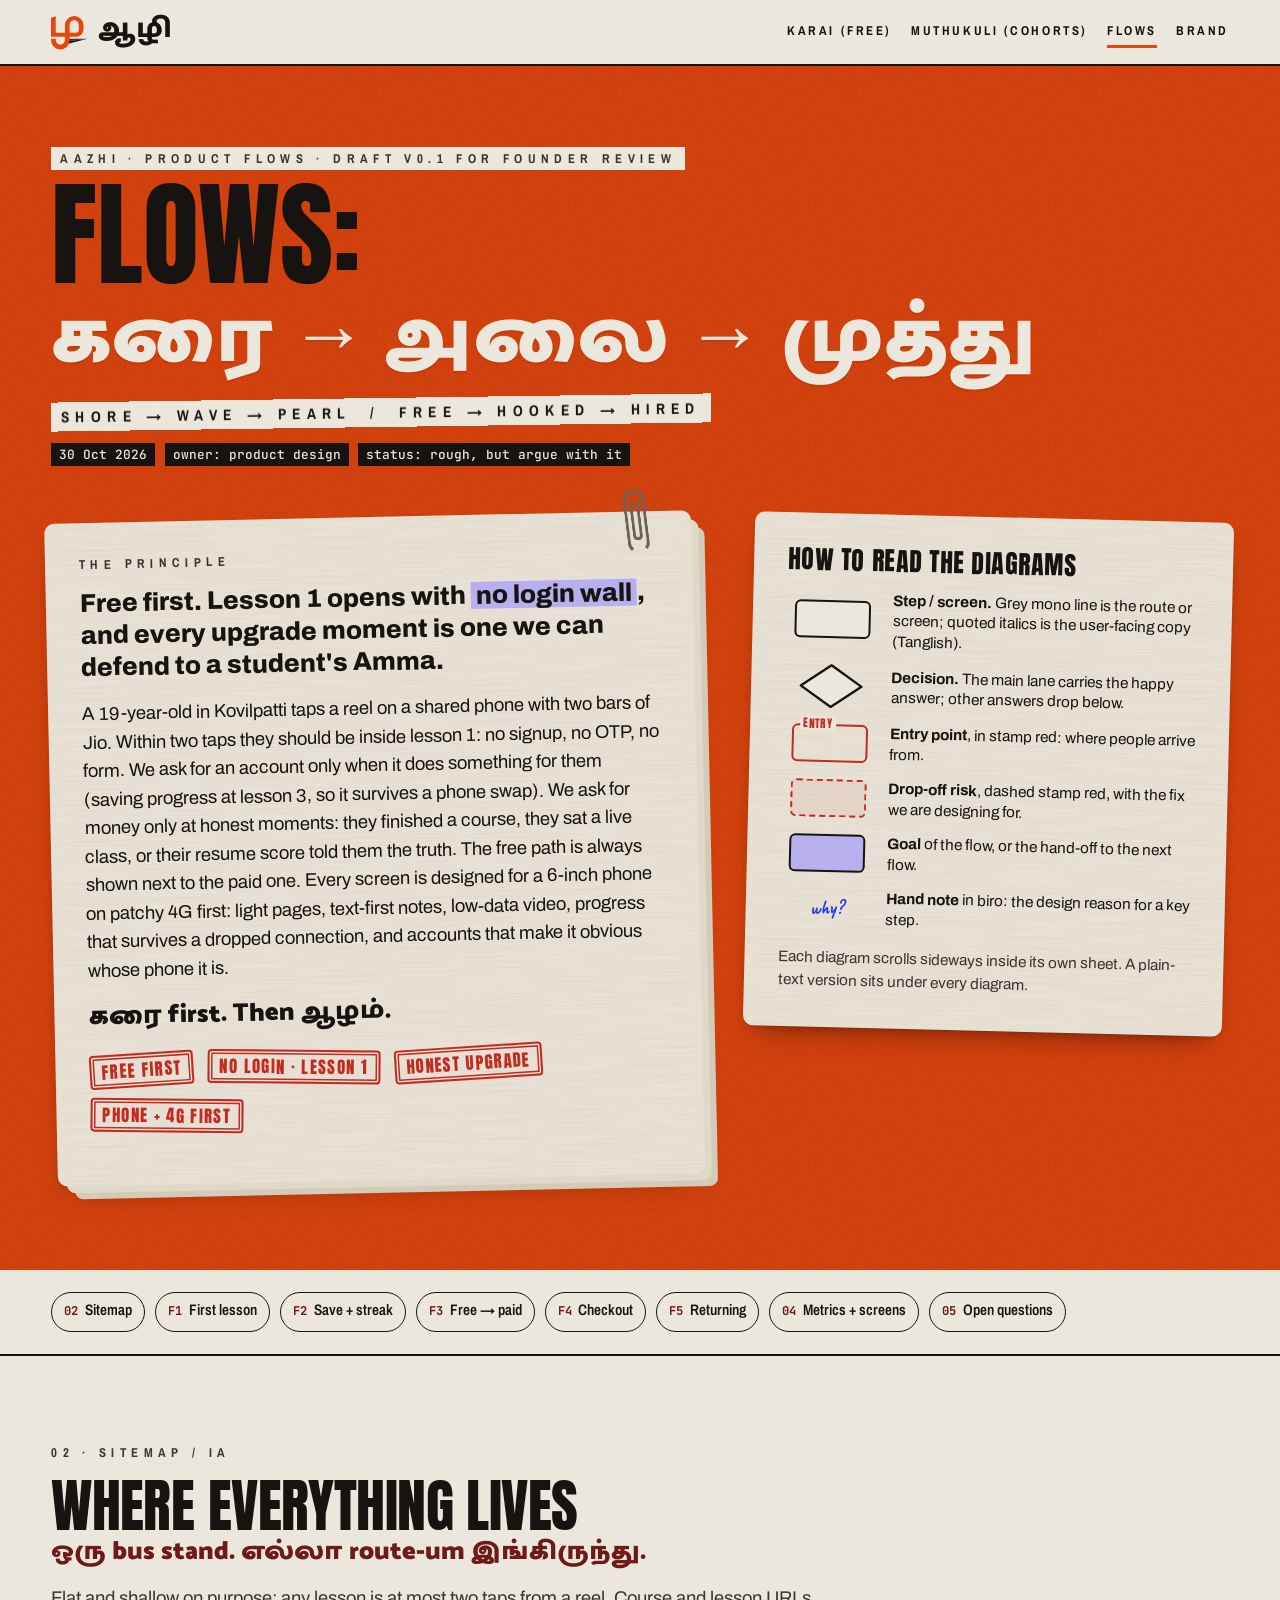
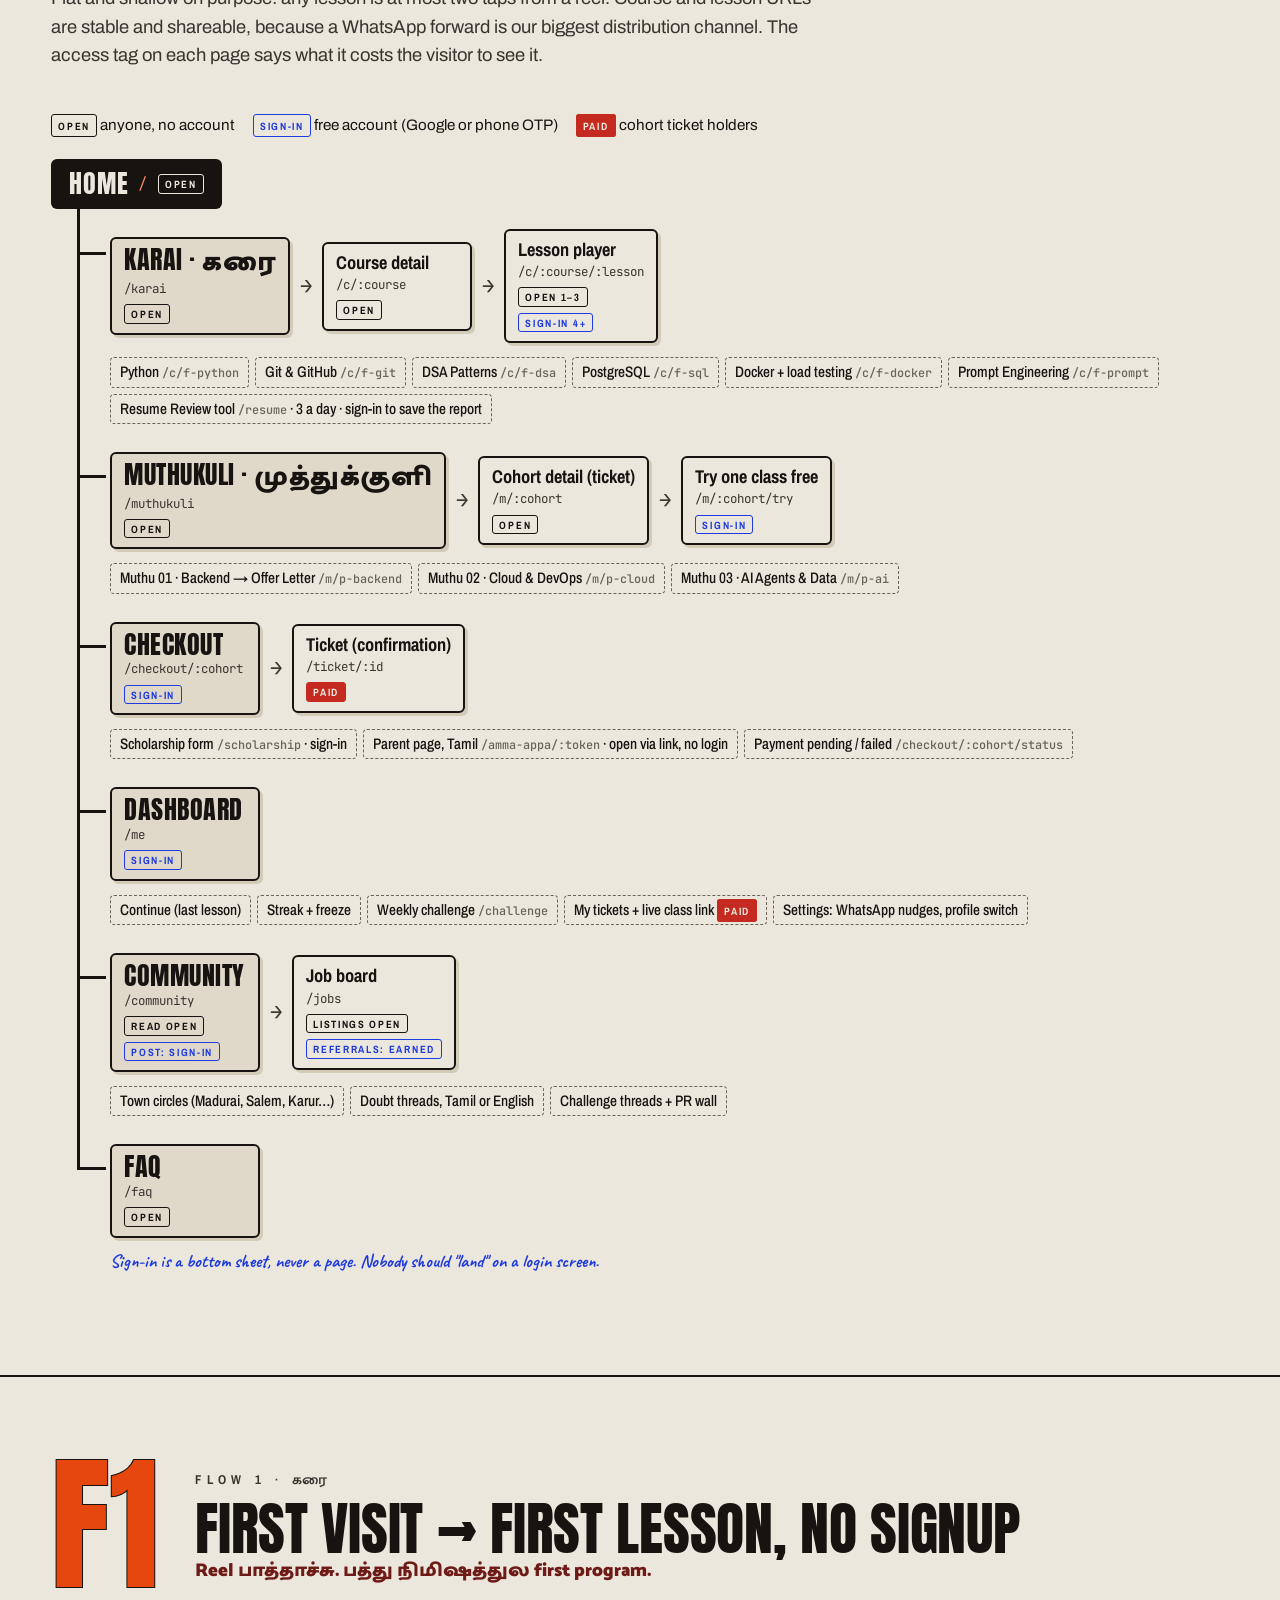
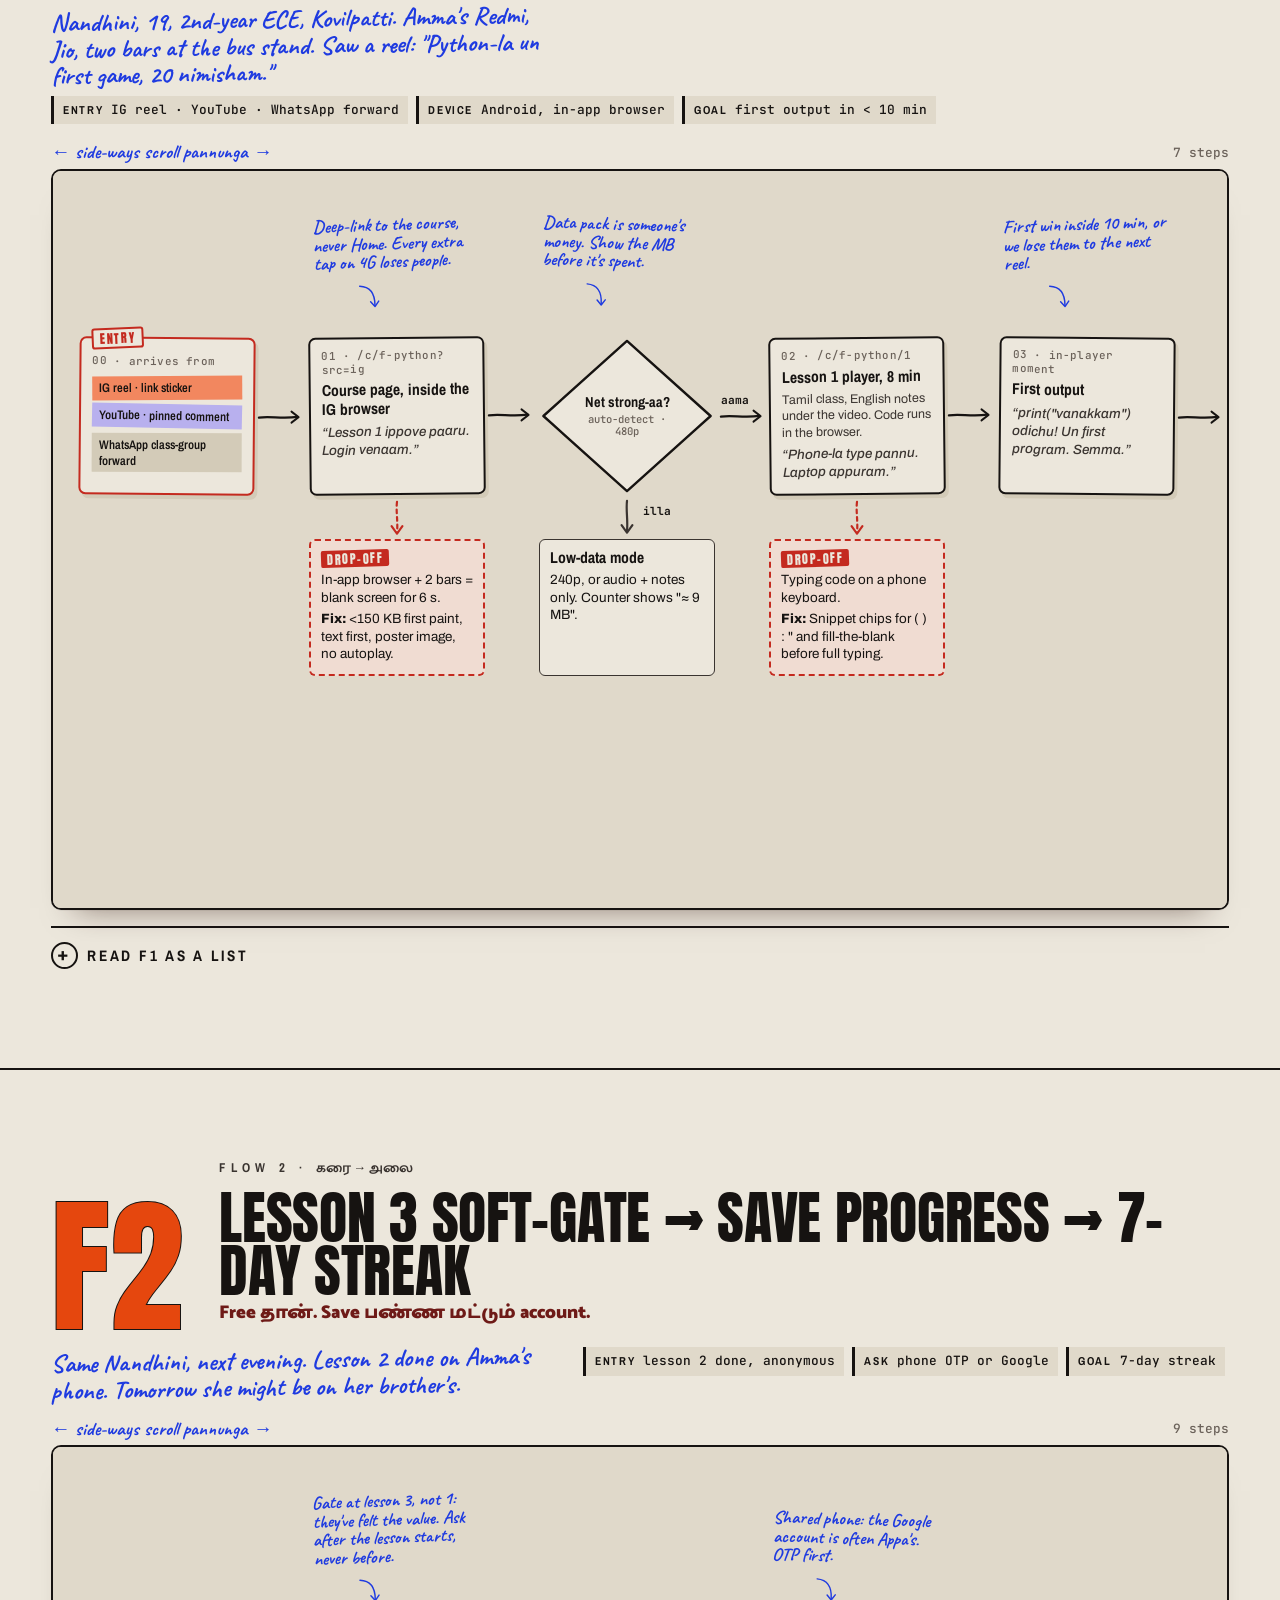
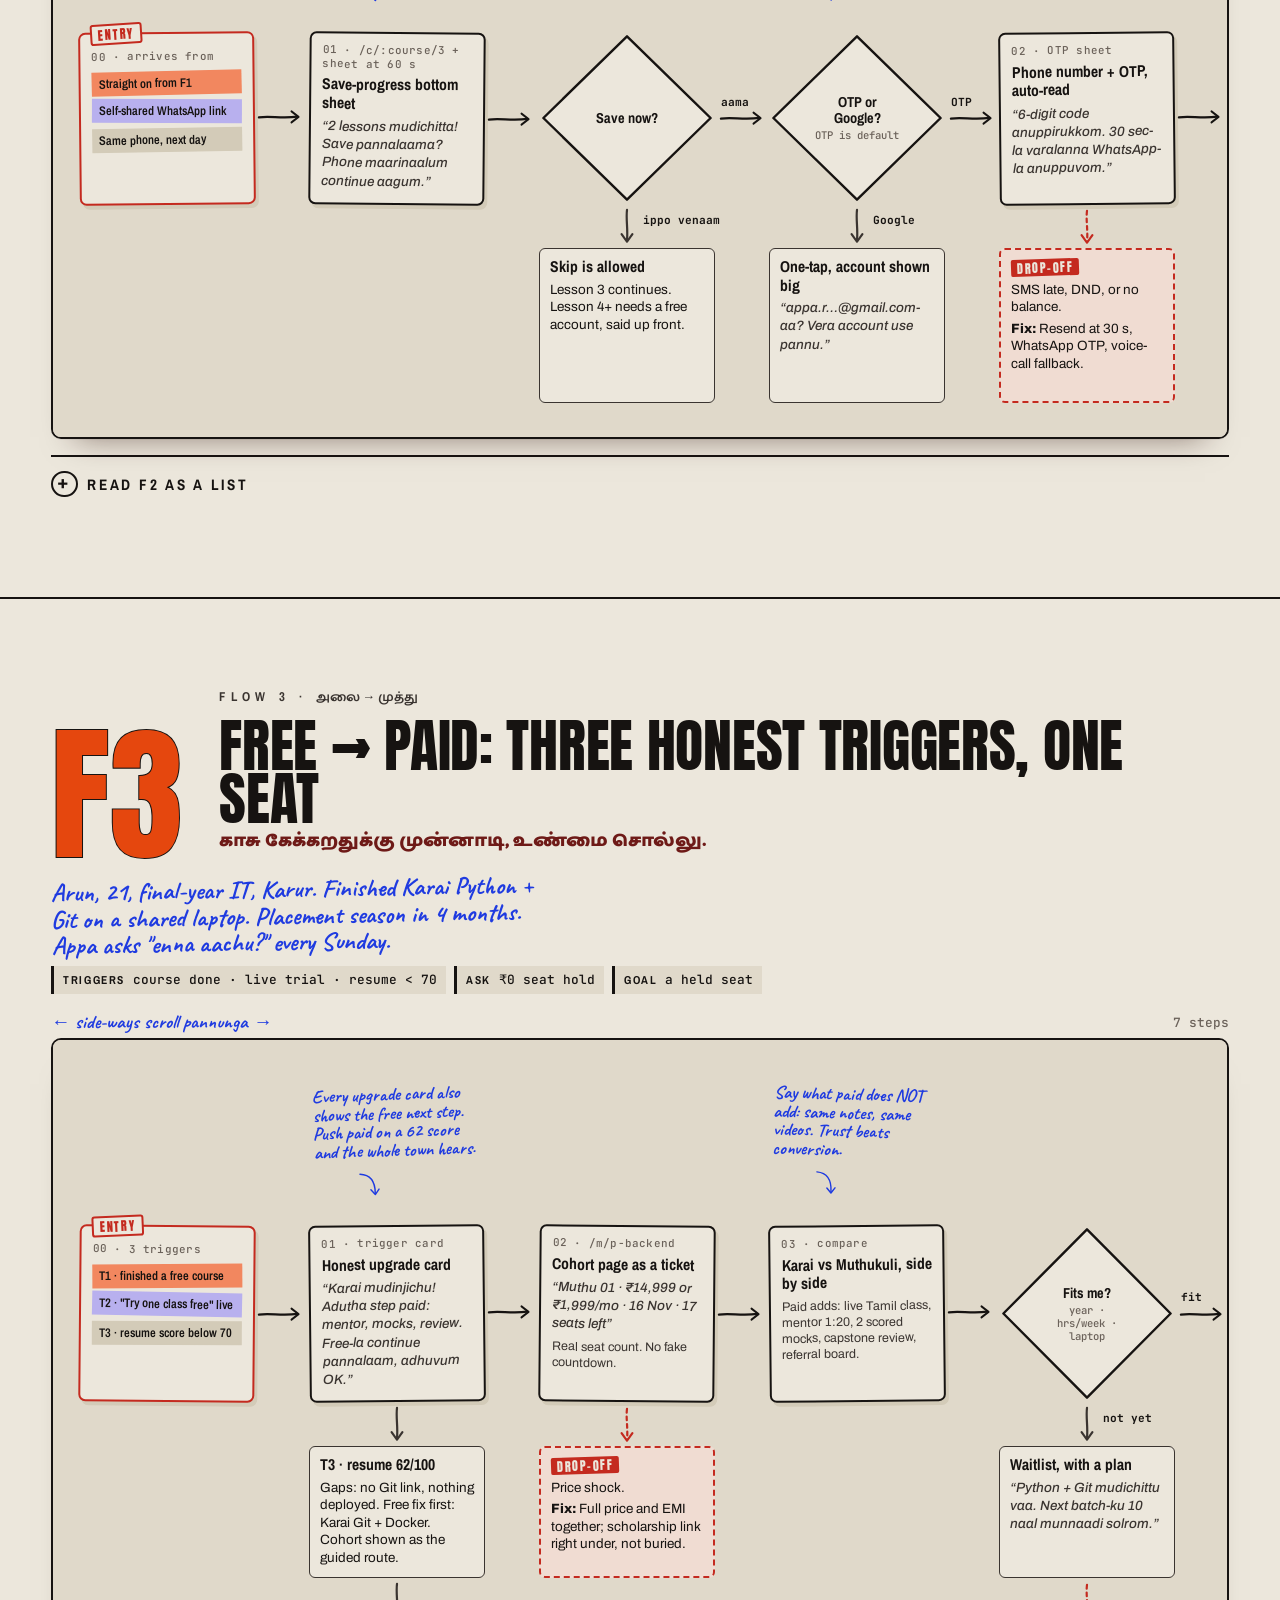
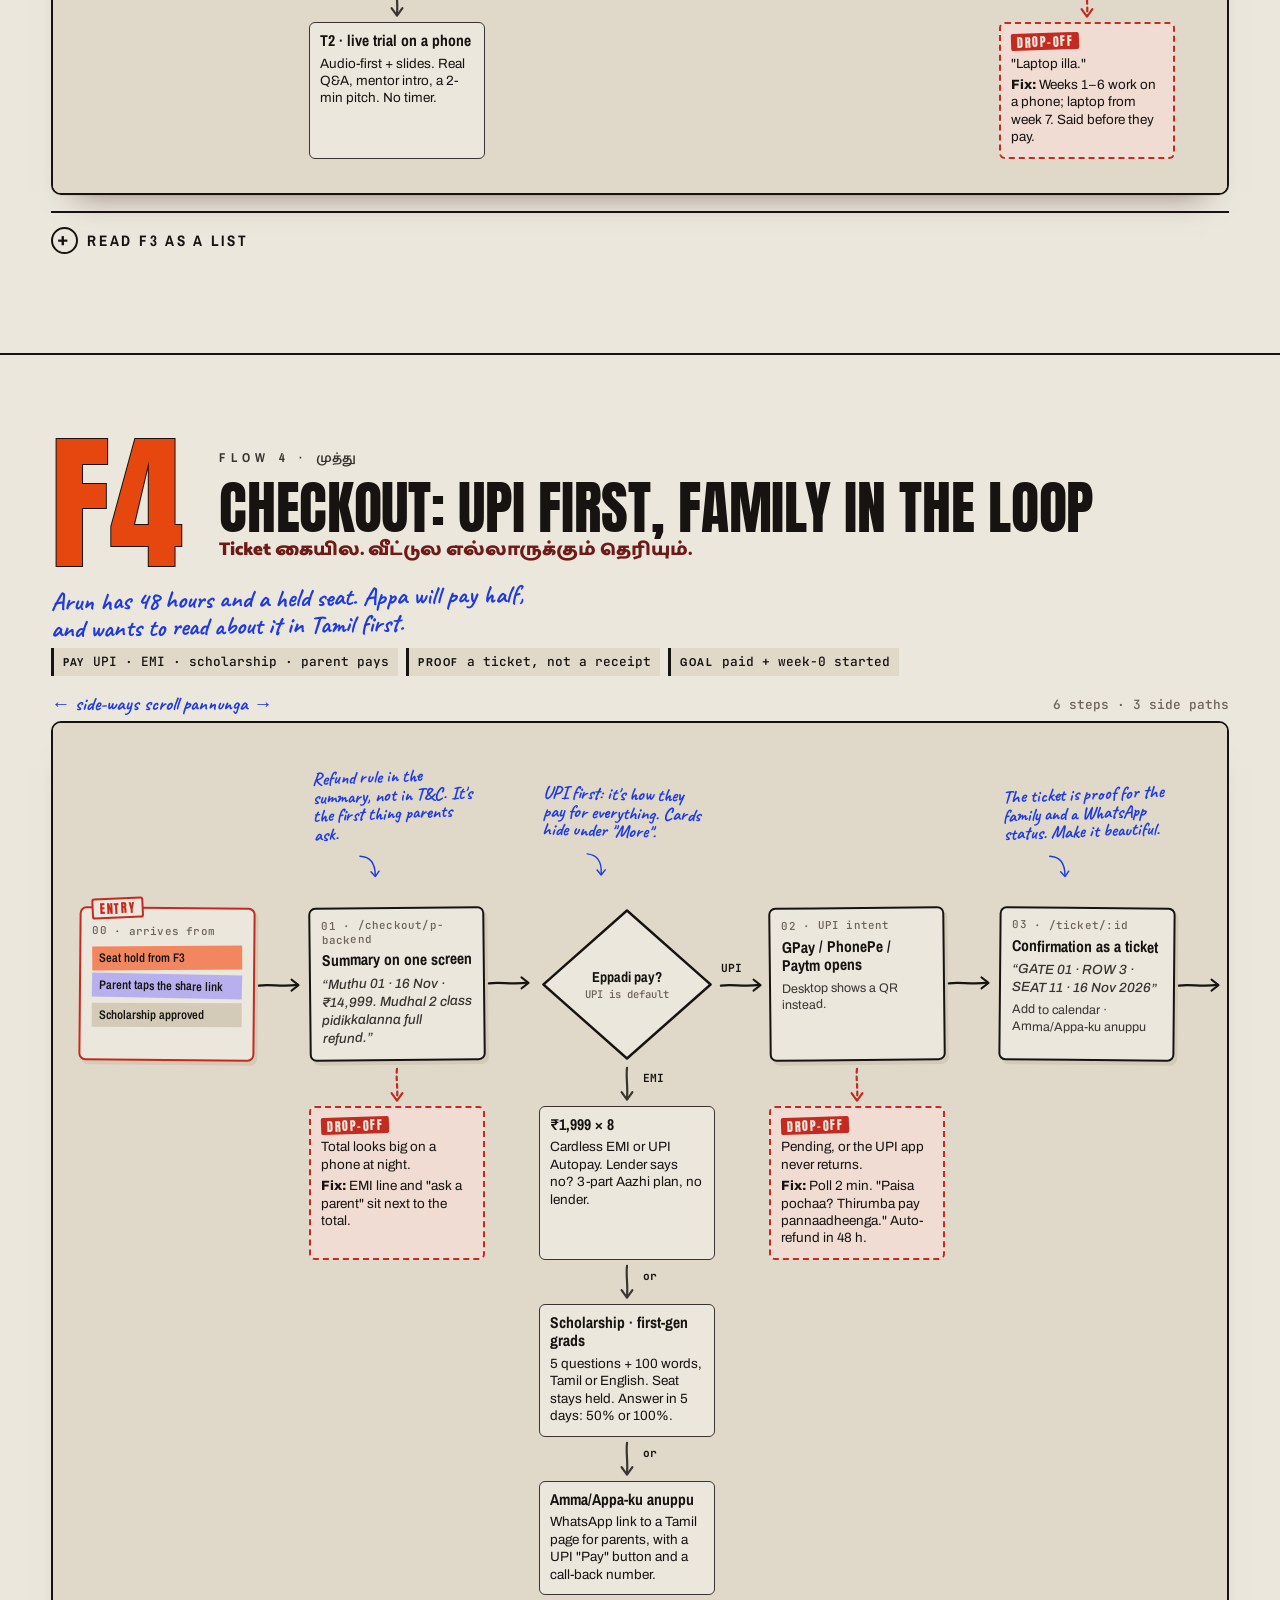
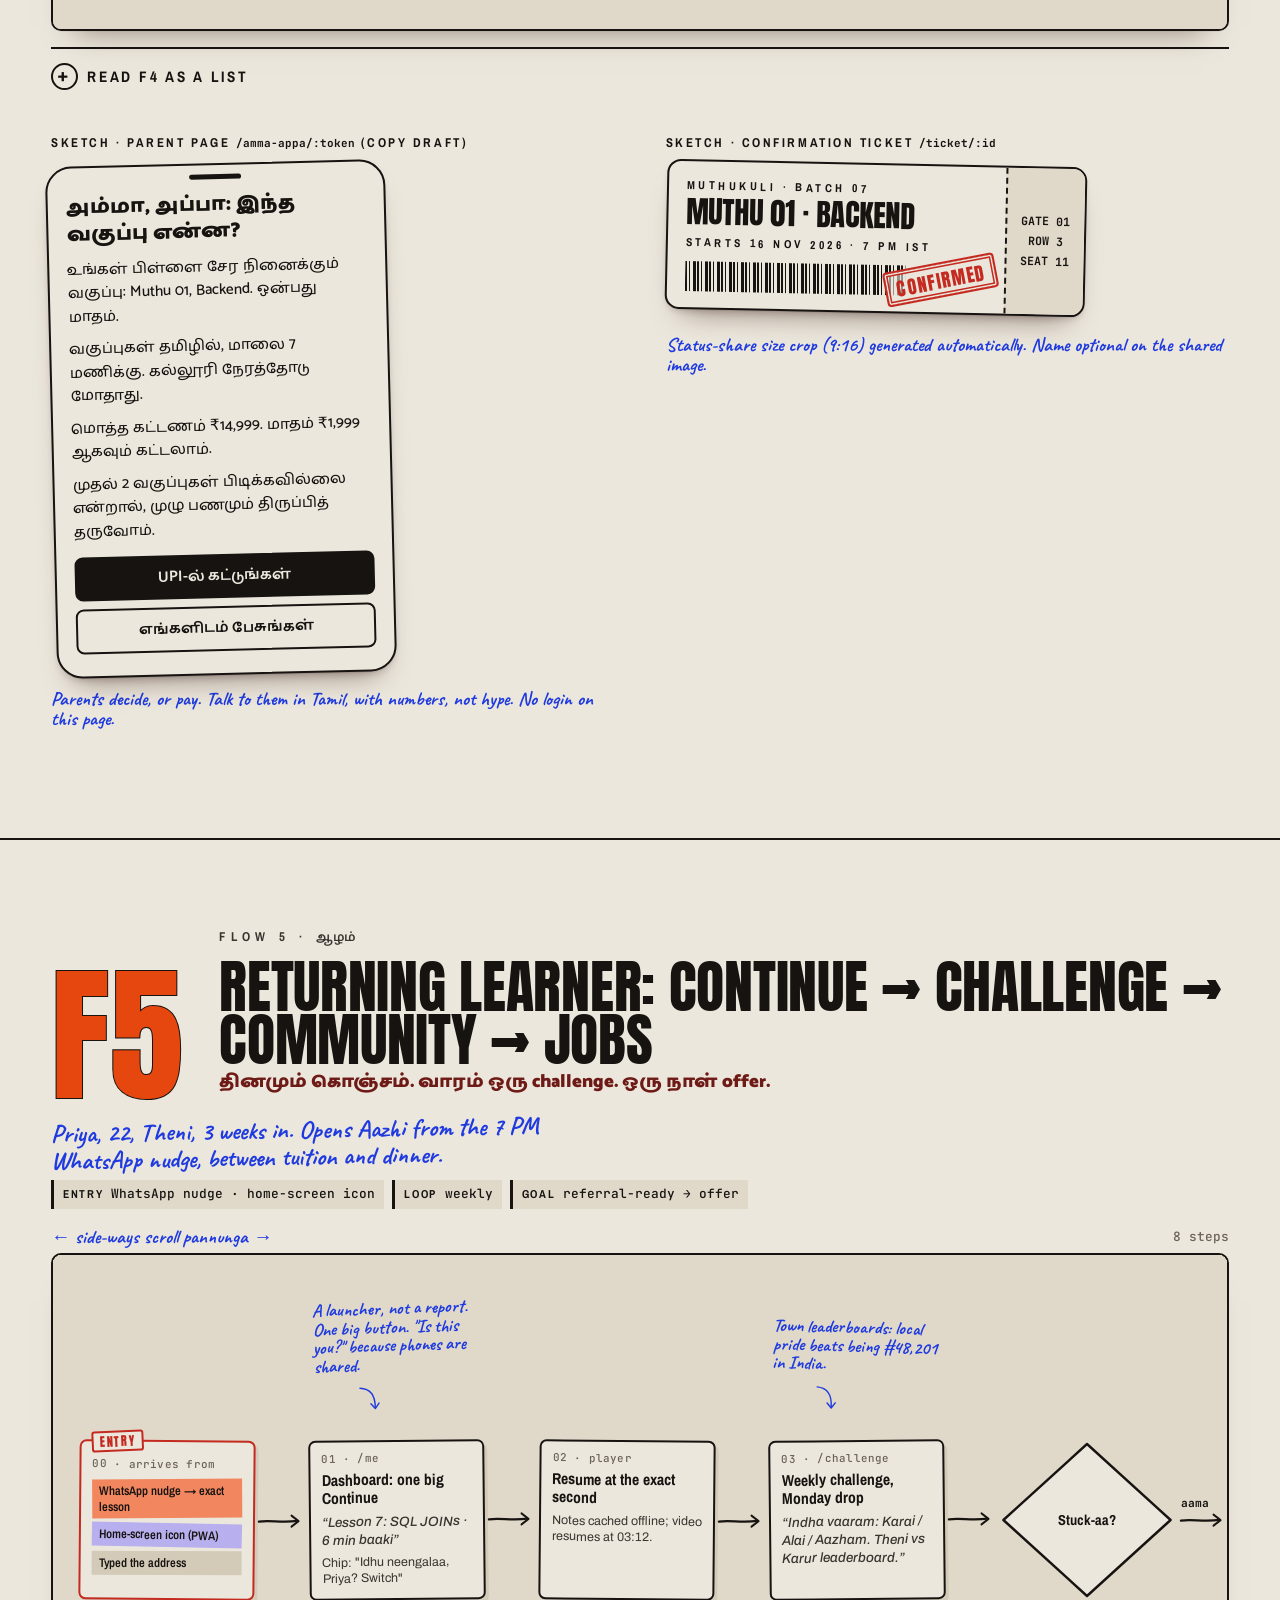
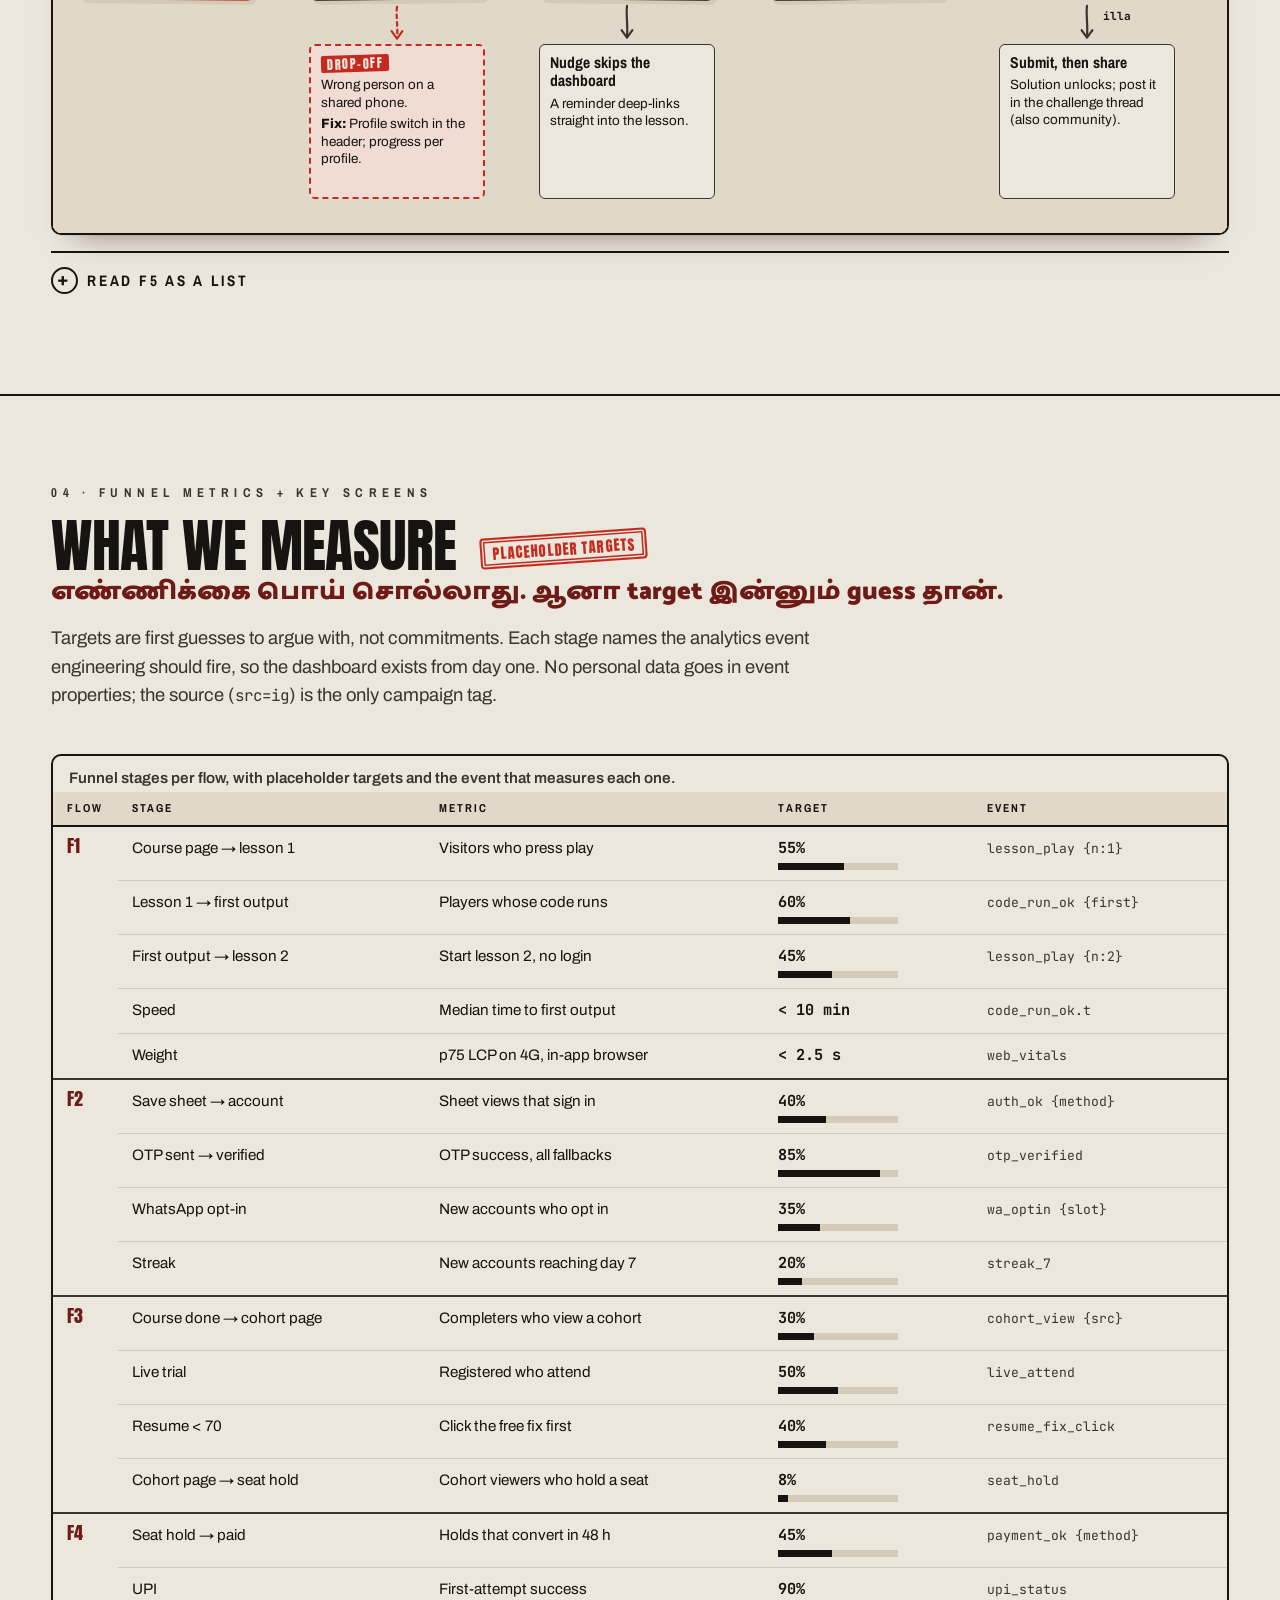
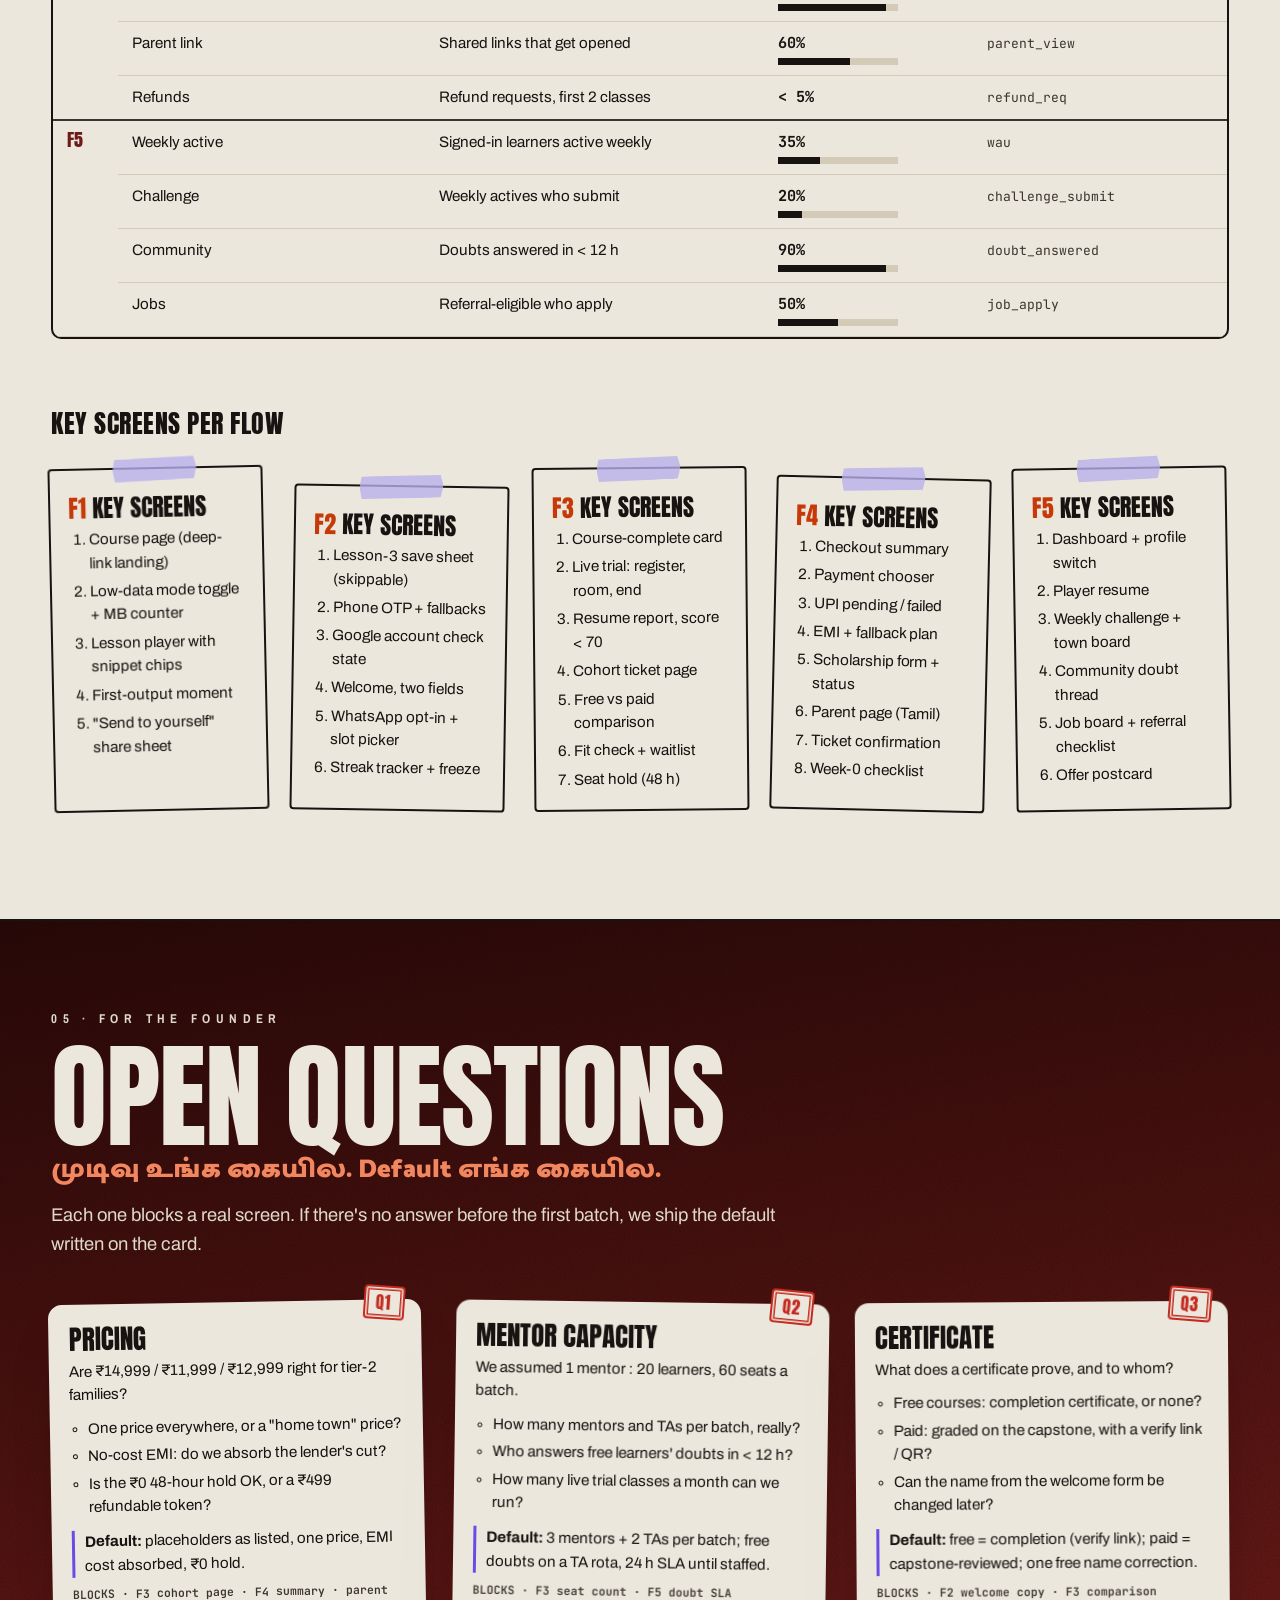
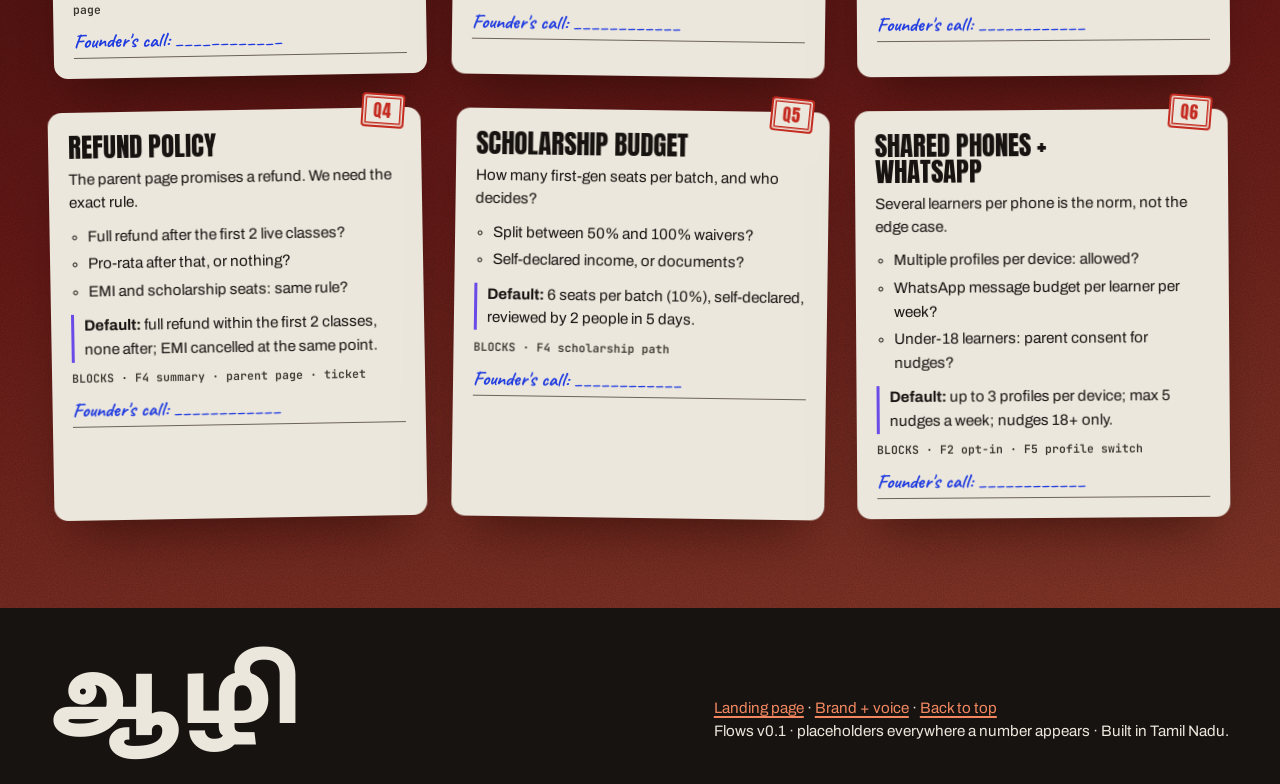
<file: flows.html>
<!doctype html>
<html lang="en">
<head>
<meta charset="utf-8">
<meta name="viewport" content="width=device-width, initial-scale=1, viewport-fit=cover">
<title>ஆழி Flows: கரை → அலை → முத்து</title>
  <link rel="icon" href="assets/mark/favicon.svg" type="image/svg+xml">
<meta name="description" content="Aazhi user flows: free first, no login wall for lesson 1, honest upgrade moments, built for shared phones on patchy 4G.">
<link rel="stylesheet" href="css/tokens.css">
<link rel="stylesheet" href="css/flows.css">
<link rel="stylesheet" href="css/logo.css">
</head>
<body>
<a class="skip" href="#main">Skip to content</a>

<header class="topbar">
  <a class="logo logo--h" href="index.html" aria-label="Aazhi home"><svg class="logo__mark" viewBox="0 0 100 92" aria-hidden="true" focusable="false"><path class="logo__wing" d="M40 62H99.5L40 69.97Z"/><path class="logo__fold" d="M40 69.97L99.5 62L40 77.95Z"/><path class="logo__ltr" d="M0 4.5L13 1V46H38V25.5A25.5 25.5 0 0 1 89 25.5V37A20 20 0 0 1 69 57H51V66A25.5 25.5 0 0 1 0 66V62H13V66A12.5 12.5 0 0 0 38 66V57H0ZM51 46V24A12.5 12.5 0 0 1 76 24V37A9 9 0 0 1 67 46Z"/></svg><span class="logo__word" aria-hidden="true"><span class="logo__ta" lang="ta">ஆழி</span></span></a>
  <nav aria-label="Site">
    <ul>
      <li><a href="index.html#karai">Karai (free)</a></li>
      <li><a href="index.html#muthukuli">Muthukuli (cohorts)</a></li>
      <li><a href="flows.html" aria-current="page">Flows</a></li>
      <li><a href="brand.html">Brand</a></li>
    </ul>
  </nav>
</header>

<main id="main">

<!-- 1. HEADER -->
<section class="hero" aria-labelledby="title">
  <div class="wrap">
    <p class="kicker">aazhi · product flows · draft v0.1 for founder review</p>
    <h1 id="title"><span class="en">Flows:</span> <span class="ta" lang="ta">கரை → அலை → முத்து</span></h1>
    <p class="gloss">shore → wave → pearl &nbsp;/&nbsp; free → hooked → hired</p>
    <p class="hero-meta"><span>30 Oct 2026</span><span>owner: product design</span><span>status: rough, but argue with it</span></p>

    <div class="hero-sheets">
      <div class="sheet stacked principle tilt-l">
        <span class="clip" aria-hidden="true"></span>
        <p class="kicker">The principle</p>
        <p class="lead">Free first. Lesson 1 opens with <mark>no login wall</mark>, and every upgrade moment is one we can defend to a student's Amma.</p>
        <p>A 19-year-old in Kovilpatti taps a reel on a shared phone with two bars of Jio. Within two taps they should be inside lesson 1: no signup, no OTP, no form. We ask for an account only when it does something for them (saving progress at lesson 3, so it survives a phone swap). We ask for money only at honest moments: they finished a course, they sat a live class, or their resume score told them the truth. The free path is always shown next to the paid one. Every screen is designed for a 6-inch phone on patchy 4G first: light pages, text-first notes, low-data video, progress that survives a dropped connection, and accounts that make it obvious whose phone it is.</p>
        <p class="ta-line" lang="ta">கரை first. Then ஆழம்.</p>
        <ul class="stamps" aria-label="Design rules">
          <li><span class="stamp">Free first</span></li>
          <li><span class="stamp">No login · lesson 1</span></li>
          <li><span class="stamp">Honest upgrade</span></li>
          <li><span class="stamp">Phone + 4G first</span></li>
        </ul>
      </div>

      <div class="sheet legend tilt-r">
        <h2>How to read the diagrams</h2>
        <dl>
          <dt><span class="lg-node" aria-hidden="true"></span></dt><dd><b>Step / screen.</b> Grey mono line is the route or screen; quoted italics is the user-facing copy (Tanglish).</dd>
          <dt><span class="lg-dec" aria-hidden="true"></span></dt><dd><b>Decision.</b> The main lane carries the happy answer; other answers drop below.</dd>
          <dt><span class="lg-entry" aria-hidden="true"></span></dt><dd><b>Entry point</b>, in stamp red: where people arrive from.</dd>
          <dt><span class="lg-drop" aria-hidden="true"></span></dt><dd><b>Drop-off risk</b>, dashed stamp red, with the fix we are designing for.</dd>
          <dt><span class="lg-goal" aria-hidden="true"></span></dt><dd><b>Goal</b> of the flow, or the hand-off to the next flow.</dd>
          <dt><span class="lg-why" aria-hidden="true">why?</span></dt><dd><b>Hand note</b> in biro: the design reason for a key step.</dd>
        </dl>
        <p class="note">Each diagram scrolls sideways inside its own sheet. A plain-text version sits under every diagram.</p>
      </div>
    </div>
  </div>
</section>

<nav class="toc" aria-label="On this page">
  <div class="wrap">
    <ol>
      <li><a href="#ia"><b>02</b> Sitemap</a></li>
      <li><a href="#f1"><b>F1</b> First lesson</a></li>
      <li><a href="#f2"><b>F2</b> Save + streak</a></li>
      <li><a href="#f3"><b>F3</b> Free → paid</a></li>
      <li><a href="#f4"><b>F4</b> Checkout</a></li>
      <li><a href="#f5"><b>F5</b> Returning</a></li>
      <li><a href="#metrics"><b>04</b> Metrics + screens</a></li>
      <li><a href="#questions"><b>05</b> Open questions</a></li>
    </ol>
  </div>
</nav>

<!-- 2. SITEMAP / IA -->
<section class="sec" id="ia" aria-labelledby="ia-h">
  <div class="wrap">
    <div class="sec-head">
      <p class="kicker">02 · Sitemap / IA</p>
      <h2 id="ia-h">Where everything lives</h2>
      <p class="ta" lang="ta">ஒரு bus stand. எல்லா route-um இங்கிருந்து.</p>
      <p class="intro">Flat and shallow on purpose: any lesson is at most two taps from a reel. Course and lesson URLs are stable and shareable, because a WhatsApp forward is our biggest distribution channel. The access tag on each page says what it costs the visitor to see it.</p>
    </div>

    <ul class="acc-key" aria-label="Access tags">
      <li><span class="acc open">Open</span> anyone, no account</li>
      <li><span class="acc in">Sign-in</span> free account (Google or phone OTP)</li>
      <li><span class="acc paid">Paid</span> cohort ticket holders</li>
    </ul>

    <div class="ia-root"><span>Home</span> <code>/</code> <span class="acc open">Open</span></div>
    <ul class="ia">
      <li>
        <div class="ia-row">
          <span class="pg major"><b>Karai · <span lang="ta">கரை</span></b><code>/karai</code><span class="acc open">Open</span></span>
          <span class="to" aria-hidden="true">→</span>
          <span class="pg"><b>Course detail</b><code>/c/:course</code><span class="acc open">Open</span></span>
          <span class="to" aria-hidden="true">→</span>
          <span class="pg"><b>Lesson player</b><code>/c/:course/:lesson</code><span class="acc open">Open 1–3</span><span class="acc in">Sign-in 4+</span></span>
          <ul class="kids" aria-label="Free courses">
            <li>Python <code>/c/f-python</code></li>
            <li>Git &amp; GitHub <code>/c/f-git</code></li>
            <li>DSA Patterns <code>/c/f-dsa</code></li>
            <li>PostgreSQL <code>/c/f-sql</code></li>
            <li>Docker + load testing <code>/c/f-docker</code></li>
            <li>Prompt Engineering <code>/c/f-prompt</code></li>
            <li>Resume Review tool <code>/resume</code> · 3 a day · sign-in to save the report</li>
          </ul>
        </div>
      </li>
      <li>
        <div class="ia-row">
          <span class="pg major"><b>Muthukuli · <span lang="ta">முத்துக்குளி</span></b><code>/muthukuli</code><span class="acc open">Open</span></span>
          <span class="to" aria-hidden="true">→</span>
          <span class="pg"><b>Cohort detail (ticket)</b><code>/m/:cohort</code><span class="acc open">Open</span></span>
          <span class="to" aria-hidden="true">→</span>
          <span class="pg"><b>Try one class free</b><code>/m/:cohort/try</code><span class="acc in">Sign-in</span></span>
          <ul class="kids" aria-label="Paid cohorts">
            <li>Muthu 01 · Backend → Offer Letter <code>/m/p-backend</code></li>
            <li>Muthu 02 · Cloud &amp; DevOps <code>/m/p-cloud</code></li>
            <li>Muthu 03 · AI Agents &amp; Data <code>/m/p-ai</code></li>
          </ul>
        </div>
      </li>
      <li>
        <div class="ia-row">
          <span class="pg major"><b>Checkout</b><code>/checkout/:cohort</code><span class="acc in">Sign-in</span></span>
          <span class="to" aria-hidden="true">→</span>
          <span class="pg"><b>Ticket (confirmation)</b><code>/ticket/:id</code><span class="acc paid">Paid</span></span>
          <ul class="kids" aria-label="Checkout side pages">
            <li>Scholarship form <code>/scholarship</code> · sign-in</li>
            <li>Parent page, Tamil <code>/amma-appa/:token</code> · open via link, no login</li>
            <li>Payment pending / failed <code>/checkout/:cohort/status</code></li>
          </ul>
        </div>
      </li>
      <li>
        <div class="ia-row">
          <span class="pg major"><b>Dashboard</b><code>/me</code><span class="acc in">Sign-in</span></span>
          <ul class="kids" aria-label="Dashboard parts">
            <li>Continue (last lesson)</li>
            <li>Streak + freeze</li>
            <li>Weekly challenge <code>/challenge</code></li>
            <li>My tickets + live class link <span class="acc paid">Paid</span></li>
            <li>Settings: WhatsApp nudges, profile switch</li>
          </ul>
        </div>
      </li>
      <li>
        <div class="ia-row">
          <span class="pg major"><b>Community</b><code>/community</code><span class="acc open">Read open</span><span class="acc in">Post: sign-in</span></span>
          <span class="to" aria-hidden="true">→</span>
          <span class="pg"><b>Job board</b><code>/jobs</code><span class="acc open">Listings open</span><span class="acc in">Referrals: earned</span></span>
          <ul class="kids" aria-label="Community parts">
            <li>Town circles (Madurai, Salem, Karur…)</li>
            <li>Doubt threads, Tamil or English</li>
            <li>Challenge threads + PR wall</li>
          </ul>
        </div>
      </li>
      <li>
        <div class="ia-row">
          <span class="pg major"><b>FAQ</b><code>/faq</code><span class="acc open">Open</span></span>
          <p class="ia-note hand">Sign-in is a bottom sheet, never a page. Nobody should "land" on a login screen.</p>
        </div>
      </li>
    </ul>
  </div>
</section>

<!-- 3. FLOWS -->

<!-- F1 -->
<section class="sec" id="f1" aria-labelledby="f1-h">
  <div class="wrap-wide">
    <div class="flow-head">
      <span class="flow-no" aria-hidden="true">F1</span>
      <div>
        <p class="kicker">Flow 1 · <span lang="ta">கரை</span></p>
        <h2 id="f1-h">First visit → first lesson, no signup</h2>
        <p class="ta" lang="ta">Reel பாத்தாச்சு. பத்து நிமிஷத்துல first program.</p>
      </div>
    </div>
    <div class="persona">
      <p class="hand">Nandhini, 19, 2nd-year ECE, Kovilpatti. Amma's Redmi, Jio, two bars at the bus stand. Saw a reel: "Python-la un first game, 20 nimisham."</p>
      <ul class="facts">
        <li><b>Entry</b> IG reel · YouTube · WhatsApp forward</li>
        <li><b>Device</b> Android, in-app browser</li>
        <li><b>Goal</b> first output in &lt; 10 min</li>
      </ul>
    </div>

    <p class="scroll-hint" aria-hidden="true"><span class="hand">← side-ways scroll pannunga →</span><span>7 steps</span></p>
    <div class="flow-scroll" role="region" tabindex="0" aria-label="Flow 1 diagram, scrolls sideways. The same flow is written out as a list below.">
      <div class="dg" style="--cols:7" aria-hidden="true">
        <p class="why" style="--c:2">Deep-link to the course, never Home. Every extra tap on 4G loses people.</p>
        <p class="why" style="--c:3">Data pack is someone's money. Show the MB before it's spent.</p>
        <p class="why" style="--c:5">First win inside 10 min, or we lose them to the next reel.</p>

        <div class="n entry" style="--c:1">
          <span class="k">00 · arrives from</span>
          <ul class="src"><li>IG reel · link sticker</li><li>YouTube · pinned comment</li><li>WhatsApp class-group forward</li></ul>
        </div>
        <div class="n" style="--c:2">
          <span class="k">01 · /c/f-python?src=ig</span>
          <b>Course page, inside the IG browser</b>
          <q>Lesson 1 ippove paaru. Login venaam.</q>
        </div>
        <div class="d" style="--c:3">Net strong-aa?<small>auto-detect · 480p</small><span class="yes">aama</span></div>
        <div class="n" style="--c:4">
          <span class="k">02 · /c/f-python/1</span>
          <b>Lesson 1 player, 8 min</b>
          <small>Tamil class, English notes under the video. Code runs in the browser.</small>
          <q>Phone-la type pannu. Laptop appuram.</q>
        </div>
        <div class="n" style="--c:5">
          <span class="k">03 · in-player moment</span>
          <b>First output</b>
          <q>print("vanakkam") odichu! Un first program. Semma.</q>
        </div>
        <div class="d" style="--c:6">Lesson 2?<span class="yes">aama</span></div>
        <div class="n goal end" style="--c:7">
          <span class="k">04 · /c/f-python/2</span>
          <b>Lesson 2 starts, still no login</b>
          <small>→ F2: soft gate at lesson 3</small>
        </div>

        <div class="b drop" style="--c:2">
          <span class="tag">Drop-off</span>
          <span>In-app browser + 2 bars = blank screen for 6 s.</span>
          <span class="fix">&lt;150 KB first paint, text first, poster image, no autoplay.</span>
        </div>
        <div class="b alt" style="--c:3">
          <span class="no">illa</span>
          <b>Low-data mode</b>
          <span>240p, or audio + notes only. Counter shows "≈ 9 MB".</span>
        </div>
        <div class="b drop" style="--c:4">
          <span class="tag">Drop-off</span>
          <span>Typing code on a phone keyboard.</span>
          <span class="fix">Snippet chips for ( ) : " and fill-the-blank before full typing.</span>
        </div>
        <div class="b alt" style="--c:6">
          <span class="no">illa, later</span>
          <b>Leaves, progress kept on device</b>
          <q>Link-a WhatsApp-la unakke anuppu.</q>
          <small>Self-share, no signup.</small>
        </div>
        <div class="b drop" style="--c:6;--r:4">
          <span class="tag">Drop-off</span>
          <span>Comes back on a sibling's phone: progress gone.</span>
          <span class="fix">That pain is the F2 hook: "save" means "follows you".</span>
        </div>
      </div>
    </div>

    <details class="txt">
      <summary>Read F1 as a list</summary>
      <ol>
        <li><span class="ent">Entry:</span> taps a link from an Instagram reel (link sticker), a YouTube video (pinned comment) or a WhatsApp class-group forward.</li>
        <li>Lands on the course page <code>/c/f-python</code> inside the in-app browser, not on Home. Copy: "Lesson 1 ippove paaru. Login venaam."
          <ul><li class="whyt">Why: deep-link to the course; every extra tap on 4G loses people.</li>
          <li class="risk">Drop-off risk: blank screen for seconds on a slow in-app browser. Fix: under 150 KB first paint, text first, poster image, no autoplay video.</li></ul></li>
        <li>Decision: is the network strong? Detected automatically. Yes: 480p video. No: low-data mode (240p, or audio plus notes), with a visible data estimate ("≈ 9 MB").
          <ul><li class="whyt">Why: the data pack is someone's money; show the MB before it's spent.</li></ul></li>
        <li>Lesson 1 player, 8 minutes: Tamil class, English notes under the video, code runs in the browser. Copy: "Phone-la type pannu. Laptop appuram."
          <ul><li class="risk">Drop-off risk: typing code on a phone keyboard. Fix: snippet chips for brackets, colons and quotes; fill-the-blank exercises before full typing.</li></ul></li>
        <li>First output moment: print("vanakkam") runs. Copy: "Un first program. Semma."
          <ul><li class="whyt">Why: a first win inside 10 minutes, or we lose them to the next reel.</li></ul></li>
        <li>Decision: start lesson 2? Yes: continue. Not now: they leave, progress is kept on the device, and we offer "Link-a WhatsApp-la unakke anuppu" (send the link to yourself, no signup).
          <ul><li class="risk">Drop-off risk: they return on a sibling's phone and progress is gone. This is the hook for F2: saving means progress follows you.</li></ul></li>
        <li>Goal: lesson 2 starts, still without login. Hands off to F2 (soft gate at lesson 3).</li>
      </ol>
    </details>
  </div>
</section>

<!-- F2 -->
<section class="sec" id="f2" aria-labelledby="f2-h">
  <div class="wrap-wide">
    <div class="flow-head">
      <span class="flow-no" aria-hidden="true">F2</span>
      <div>
        <p class="kicker">Flow 2 · <span lang="ta">கரை → அலை</span></p>
        <h2 id="f2-h">Lesson 3 soft-gate → save progress → 7-day streak</h2>
        <p class="ta" lang="ta">Free தான். Save பண்ண மட்டும் account.</p>
      </div>
    </div>
    <div class="persona">
      <p class="hand">Same Nandhini, next evening. Lesson 2 done on Amma's phone. Tomorrow she might be on her brother's.</p>
      <ul class="facts">
        <li><b>Entry</b> lesson 2 done, anonymous</li>
        <li><b>Ask</b> phone OTP or Google</li>
        <li><b>Goal</b> 7-day streak</li>
      </ul>
    </div>

    <p class="scroll-hint" aria-hidden="true"><span class="hand">← side-ways scroll pannunga →</span><span>9 steps</span></p>
    <div class="flow-scroll" role="region" tabindex="0" aria-label="Flow 2 diagram, scrolls sideways. The same flow is written out as a list below.">
      <div class="dg" style="--cols:9" aria-hidden="true">
        <p class="why" style="--c:2">Gate at lesson 3, not 1: they've felt the value. Ask after the lesson starts, never before.</p>
        <p class="why" style="--c:4">Shared phone: the Google account is often Appa's. OTP first.</p>
        <p class="why" style="--c:7">Opt-in, never pre-ticked. Reply STOP works. Consent logged.</p>
        <p class="why" style="--c:9">A streak that punishes a power cut is a streak they quit.</p>

        <div class="n entry" style="--c:1">
          <span class="k">00 · arrives from</span>
          <ul class="src"><li>Straight on from F1</li><li>Self-shared WhatsApp link</li><li>Same phone, next day</li></ul>
        </div>
        <div class="n" style="--c:2">
          <span class="k">01 · /c/:course/3 + sheet at 60 s</span>
          <b>Save-progress bottom sheet</b>
          <q>2 lessons mudichitta! Save pannalaama? Phone maarinaalum continue aagum.</q>
        </div>
        <div class="d" style="--c:3">Save now?<span class="yes">aama</span></div>
        <div class="d" style="--c:4">OTP or Google?<small>OTP is default</small><span class="yes">OTP</span></div>
        <div class="n" style="--c:5">
          <span class="k">02 · OTP sheet</span>
          <b>Phone number + OTP, auto-read</b>
          <q>6-digit code anuppirukkom. 30 sec-la varalanna WhatsApp-la anuppuvom.</q>
        </div>
        <div class="n" style="--c:6">
          <span class="k">03 · /welcome</span>
          <b>Two fields, then progress merges</b>
          <q>Unga per enna? Certificate-la idhu dhaan varum.</q>
          <small>✓ Lesson 1, 2 saved</small>
        </div>
        <div class="d" style="--c:7">WhatsApp nudge?<span class="yes">aama</span></div>
        <div class="n" style="--c:8">
          <span class="k">04 · slot picker</span>
          <b>Pick a time that fits the day</b>
          <q>6:40 bus-la? 7 PM college mudinji? 9:30 saapta appuram?</q>
        </div>
        <div class="n goal end" style="--c:9">
          <span class="k">05 · /me · streak</span>
          <b>7-day streak, as kolam dots</b>
          <small>1 lesson or 10 min practice a day. 1 free freeze a week.</small>
          <small>→ F5 returning loop</small>
        </div>

        <div class="b alt" style="--c:3">
          <span class="no">ippo venaam</span>
          <b>Skip is allowed</b>
          <span>Lesson 3 continues. Lesson 4+ needs a free account, said up front.</span>
        </div>
        <div class="b alt" style="--c:4">
          <span class="no">Google</span>
          <b>One-tap, account shown big</b>
          <q>appa.r…@gmail.com-aa? Vera account use pannu.</q>
        </div>
        <div class="b drop" style="--c:5">
          <span class="tag">Drop-off</span>
          <span>SMS late, DND, or no balance.</span>
          <span class="fix">Resend at 30 s, WhatsApp OTP, voice-call fallback.</span>
        </div>
        <div class="b alt" style="--c:7">
          <span class="no">illa</span>
          <b>No nudges</b>
          <span>In-app streak only. Ask again once, after day 7.</span>
        </div>
        <div class="b drop" style="--c:9">
          <span class="tag">Drop-off</span>
          <span>Day 3–4 slump, exams, power cuts.</span>
          <span class="fix">Day-3 nudge with a 5-min "chinna lesson"; freeze auto-applies on exam weeks they mark.</span>
        </div>
      </div>
    </div>

    <details class="txt">
      <summary>Read F2 as a list</summary>
      <ol>
        <li><span class="ent">Entry:</span> lesson 2 finished without an account, either straight on from F1, via a self-shared WhatsApp link, or on the same phone the next day.</li>
        <li>Lesson 3 opens. After 60 seconds a bottom sheet asks: "2 lessons mudichitta! Save pannalaama? Phone maarinaalum continue aagum."
          <ul><li class="whyt">Why: gate at lesson 3, not lesson 1, because they have felt the value. Ask after the lesson starts, never before it.</li></ul></li>
        <li>Decision: save now? Yes: continue to sign-in. "Ippo venaam": skip is allowed, lesson 3 continues; lesson 4 onwards needs a free account, and that is said up front.</li>
        <li>Decision: phone OTP or Google? Phone OTP is the default. Google one-tap shows the account email large with a "Vera account use pannu" option.
          <ul><li class="whyt">Why: on a shared phone the signed-in Google account is often a parent's.</li></ul></li>
        <li>Phone number and OTP, auto-read. Copy: "30 sec-la varalanna WhatsApp-la anuppuvom."
          <ul><li class="risk">Drop-off risk: SMS is late, blocked by DND, or the SIM has no balance. Fix: resend at 30 seconds, WhatsApp OTP, voice-call fallback.</li></ul></li>
        <li>Welcome screen with two fields (name, year; college and town optional). Copy: "Unga per enna? Certificate-la idhu dhaan varum." Device progress merges: lessons 1 and 2 saved.</li>
        <li>Decision: WhatsApp reminders? Unticked by default. Yes: pick a slot. No: in-app streak only; we ask once more after day 7.
          <ul><li class="whyt">Why: opt-in only, replying STOP works, consent is logged.</li></ul></li>
        <li>Slot picker matched to their day: the 6:40 morning bus, 7 PM after college, or 9:30 PM after dinner.</li>
        <li>Goal: a 7-day streak, drawn as kolam dots. One lesson or ten minutes of practice counts as a day; one free streak freeze per week. Leads into F5.
          <ul><li class="whyt">Why: a streak that punishes a power cut is a streak they quit.</li>
          <li class="risk">Drop-off risk: the day 3–4 slump, exams, power cuts. Fix: a day-3 nudge with a five-minute lesson; the freeze applies automatically in exam weeks they mark.</li></ul></li>
      </ol>
    </details>
  </div>
</section>

<!-- F3 -->
<section class="sec" id="f3" aria-labelledby="f3-h">
  <div class="wrap-wide">
    <div class="flow-head">
      <span class="flow-no" aria-hidden="true">F3</span>
      <div>
        <p class="kicker">Flow 3 · <span lang="ta">அலை → முத்து</span></p>
        <h2 id="f3-h">Free → paid: three honest triggers, one seat</h2>
        <p class="ta" lang="ta">காசு கேக்கறதுக்கு முன்னாடி, உண்மை சொல்லு.</p>
      </div>
    </div>
    <div class="persona">
      <p class="hand">Arun, 21, final-year IT, Karur. Finished Karai Python + Git on a shared laptop. Placement season in 4 months. Appa asks "enna aachu?" every Sunday.</p>
      <ul class="facts">
        <li><b>Triggers</b> course done · live trial · resume &lt; 70</li>
        <li><b>Ask</b> ₹0 seat hold</li>
        <li><b>Goal</b> a held seat</li>
      </ul>
    </div>

    <p class="scroll-hint" aria-hidden="true"><span class="hand">← side-ways scroll pannunga →</span><span>7 steps</span></p>
    <div class="flow-scroll" role="region" tabindex="0" aria-label="Flow 3 diagram, scrolls sideways. The same flow is written out as a list below.">
      <div class="dg" style="--cols:7" aria-hidden="true">
        <p class="why" style="--c:2">Every upgrade card also shows the free next step. Push paid on a 62 score and the whole town hears.</p>
        <p class="why" style="--c:4">Say what paid does NOT add: same notes, same videos. Trust beats conversion.</p>
        <p class="why" style="--c:6">Money is a family decision. A free 48 h hold gives time to ask Amma/Appa.</p>

        <div class="n entry" style="--c:1">
          <span class="k">00 · 3 triggers</span>
          <ul class="src"><li>T1 · finished a free course</li><li>T2 · "Try one class free" live</li><li>T3 · resume score below 70</li></ul>
        </div>
        <div class="n" style="--c:2">
          <span class="k">01 · trigger card</span>
          <b>Honest upgrade card</b>
          <q>Karai mudinjichu! Adutha step paid: mentor, mocks, review. Free-la continue pannalaam, adhuvum OK.</q>
        </div>
        <div class="n" style="--c:3">
          <span class="k">02 · /m/p-backend</span>
          <b>Cohort page as a ticket</b>
          <q>Muthu 01 · ₹14,999 or ₹1,999/mo · 16 Nov · 17 seats left</q>
          <small>Real seat count. No fake countdown.</small>
        </div>
        <div class="n" style="--c:4">
          <span class="k">03 · compare</span>
          <b>Karai vs Muthukuli, side by side</b>
          <small>Paid adds: live Tamil class, mentor 1:20, 2 scored mocks, capstone review, referral board.</small>
        </div>
        <div class="d" style="--c:5">Fits me?<small>year · hrs/week · laptop</small><span class="yes">fit</span></div>
        <div class="n" style="--c:6">
          <span class="k">04 · seat picker</span>
          <b>Reserve seat: ₹0, held 48 h</b>
          <q>Seat 11 unakku hold pannirukkom. 48 mani neram. Veetla pesu.</q>
        </div>
        <div class="n goal end" style="--c:7">
          <span class="k">05 · hand-off</span>
          <b>Seat held</b>
          <small>→ F4 checkout</small>
        </div>

        <div class="b alt" style="--c:2">
          <b>T3 · resume 62/100</b>
          <span>Gaps: no Git link, nothing deployed. Free fix first: Karai Git + Docker. Cohort shown as the guided route.</span>
        </div>
        <div class="b alt" style="--c:2;--r:4">
          <b>T2 · live trial on a phone</b>
          <span>Audio-first + slides. Real Q&amp;A, mentor intro, a 2-min pitch. No timer.</span>
        </div>
        <div class="b drop" style="--c:3">
          <span class="tag">Drop-off</span>
          <span>Price shock.</span>
          <span class="fix">Full price and EMI together; scholarship link right under, not buried.</span>
        </div>
        <div class="b alt" style="--c:5">
          <span class="no">not yet</span>
          <b>Waitlist, with a plan</b>
          <q>Python + Git mudichittu vaa. Next batch-ku 10 naal munnaadi solrom.</q>
        </div>
        <div class="b drop" style="--c:5;--r:4">
          <span class="tag">Drop-off</span>
          <span>"Laptop illa."</span>
          <span class="fix">Weeks 1–6 work on a phone; laptop from week 7. Said before they pay.</span>
        </div>
        <div class="b drop" style="--c:6">
          <span class="tag">Drop-off</span>
          <span>Hold expires quietly.</span>
          <span class="fix">Reminders at 24 h and 4 h, plus a ready parent-share link.</span>
        </div>
      </div>
    </div>

    <details class="txt">
      <summary>Read F3 as a list</summary>
      <ol>
        <li><span class="ent">Entry, three triggers:</span> T1, they finish a free course; T2, they attend the "Try one class free" live session; T3, their Resume Review score is below 70.
          <ul><li>T2 detail: the live class runs audio-first with slides for low data, and ends with real Q&amp;A, a mentor introduction and a two-minute pitch, with no countdown timer.</li>
          <li>T3 detail: a score of 62 lists the gaps (no Git link, nothing deployed) and points to the free fix first (Karai Git and Docker), with the cohort shown as the guided route.</li></ul></li>
        <li>Honest upgrade card. Copy: "Karai mudinjichu! Adutha step paid: mentor, mocks, review. Free-la continue pannalaam, adhuvum OK."
          <ul><li class="whyt">Why: every upgrade card also shows the free next step; pushing paid on a weak score costs trust across the whole town.</li></ul></li>
        <li>Cohort page styled as a ticket: Muthu 01, ₹14,999 or ₹1,999 a month, batch 16 Nov, 17 seats left (the real count, no fake countdown).
          <ul><li class="risk">Drop-off risk: price shock. Fix: show full price and EMI together, with the scholarship link right under them.</li></ul></li>
        <li>Free versus paid comparison, side by side. Paid adds live Tamil classes, a 1:20 mentor ratio, two scored mock interviews, capstone review and the referral board.
          <ul><li class="whyt">Why: also say what paid does not add (same notes, same videos). Trust beats conversion.</li></ul></li>
        <li>Decision: a three-question fit check (year, hours per week, laptop). Fit: continue. Not yet: join the waitlist with a plan ("Python + Git mudichittu vaa"), pinged 10 days before the next batch.
          <ul><li class="risk">Drop-off risk: no laptop. Fix: say clearly before payment that weeks 1–6 work on a phone and a laptop is needed from week 7.</li></ul></li>
        <li>Seat picker: reserve a seat for ₹0, held for 48 hours. Copy: "Seat 11 unakku hold pannirukkom. Veetla pesu."
          <ul><li class="whyt">Why: money is a family decision; a free hold gives time to talk to parents.</li>
          <li class="risk">Drop-off risk: the hold expires quietly. Fix: reminders at 24 hours and 4 hours, plus a ready-made parent-share link.</li></ul></li>
        <li>Goal: seat held. Hands off to F4 checkout.</li>
      </ol>
    </details>
  </div>
</section>

<!-- F4 -->
<section class="sec" id="f4" aria-labelledby="f4-h">
  <div class="wrap-wide">
    <div class="flow-head">
      <span class="flow-no" aria-hidden="true">F4</span>
      <div>
        <p class="kicker">Flow 4 · <span lang="ta">முத்து</span></p>
        <h2 id="f4-h">Checkout: UPI first, family in the loop</h2>
        <p class="ta" lang="ta">Ticket கையில. வீட்டுல எல்லாருக்கும் தெரியும்.</p>
      </div>
    </div>
    <div class="persona">
      <p class="hand">Arun has 48 hours and a held seat. Appa will pay half, and wants to read about it in Tamil first.</p>
      <ul class="facts">
        <li><b>Pay</b> UPI · EMI · scholarship · parent pays</li>
        <li><b>Proof</b> a ticket, not a receipt</li>
        <li><b>Goal</b> paid + week-0 started</li>
      </ul>
    </div>

    <p class="scroll-hint" aria-hidden="true"><span class="hand">← side-ways scroll pannunga →</span><span>6 steps · 3 side paths</span></p>
    <div class="flow-scroll" role="region" tabindex="0" aria-label="Flow 4 diagram, scrolls sideways. The same flow is written out as a list below.">
      <div class="dg" style="--cols:6" aria-hidden="true">
        <p class="why" style="--c:2">Refund rule in the summary, not in T&amp;C. It's the first thing parents ask.</p>
        <p class="why" style="--c:3">UPI first: it's how they pay for everything. Cards hide under "More".</p>
        <p class="why" style="--c:5">The ticket is proof for the family and a WhatsApp status. Make it beautiful.</p>

        <div class="n entry" style="--c:1">
          <span class="k">00 · arrives from</span>
          <ul class="src"><li>Seat hold from F3</li><li>Parent taps the share link</li><li>Scholarship approved</li></ul>
        </div>
        <div class="n" style="--c:2">
          <span class="k">01 · /checkout/p-backend</span>
          <b>Summary on one screen</b>
          <q>Muthu 01 · 16 Nov · ₹14,999. Mudhal 2 class pidikkalanna full refund.</q>
        </div>
        <div class="d" style="--c:3">Eppadi pay?<small>UPI is default</small><span class="yes">UPI</span></div>
        <div class="n" style="--c:4">
          <span class="k">02 · UPI intent</span>
          <b>GPay / PhonePe / Paytm opens</b>
          <small>Desktop shows a QR instead.</small>
        </div>
        <div class="n" style="--c:5">
          <span class="k">03 · /ticket/:id</span>
          <b>Confirmation as a ticket</b>
          <q>GATE 01 · ROW 3 · SEAT 11 · 16 Nov 2026</q>
          <small>Add to calendar · Amma/Appa-ku anuppu</small>
        </div>
        <div class="n goal end" style="--c:6">
          <span class="k">04 · week 0</span>
          <b>Onboarding checklist</b>
          <q>Batch WhatsApp group join pannu · laptop setup · intro call Sat 7 PM</q>
        </div>

        <div class="b alt" style="--c:3">
          <span class="no">EMI</span>
          <b>₹1,999 × 8</b>
          <span>Cardless EMI or UPI Autopay. Lender says no? 3-part Aazhi plan, no lender.</span>
        </div>
        <div class="b alt" style="--c:3;--r:4">
          <span class="no">or</span>
          <b>Scholarship · first-gen grads</b>
          <span>5 questions + 100 words, Tamil or English. Seat stays held. Answer in 5 days: 50% or 100%.</span>
        </div>
        <div class="b alt" style="--c:3;--r:5">
          <span class="no">or</span>
          <b>Amma/Appa-ku anuppu</b>
          <span>WhatsApp link to a Tamil page for parents, with a UPI "Pay" button and a call-back number.</span>
        </div>
        <div class="b drop" style="--c:4">
          <span class="tag">Drop-off</span>
          <span>Pending, or the UPI app never returns.</span>
          <span class="fix">Poll 2 min. "Paisa pochaa? Thirumba pay pannaadheenga." Auto-refund in 48 h.</span>
        </div>
        <div class="b drop" style="--c:2">
          <span class="tag">Drop-off</span>
          <span>Total looks big on a phone at night.</span>
          <span class="fix">EMI line and "ask a parent" sit next to the total.</span>
        </div>
      </div>
    </div>

    <details class="txt">
      <summary>Read F4 as a list</summary>
      <ol>
        <li><span class="ent">Entry:</span> a held seat from F3, a parent tapping the share link, or an approved scholarship.</li>
        <li>Checkout summary on one screen: Muthu 01, batch 16 Nov, ₹14,999, and the refund rule ("Mudhal 2 class pidikkalanna full refund").
          <ul><li class="whyt">Why: the refund rule belongs in the summary, not the terms; it is the first thing parents ask.</li>
          <li class="risk">Drop-off risk: the total looks big on a phone late at night. Fix: the EMI line and the "ask a parent" option sit next to the total.</li></ul></li>
        <li>Decision: how to pay. UPI is the default; cards are under "More options".
          <ul><li class="whyt">Why: UPI is how they pay for everything else.</li>
          <li>EMI: ₹1,999 × 8 through cardless EMI or UPI Autopay. If a lender declines (common with no credit history), offer a three-part Aazhi plan with no lender.</li>
          <li>Scholarship for first-generation graduates: five questions and a 100-word answer in Tamil or English. The seat stays held during review; decision in five days, 50% or 100%.</li>
          <li>"Amma/Appa-ku anuppu": a WhatsApp link to a Tamil page for parents explaining the cohort, with a UPI pay button and a call-back number. A parent can pay from their own phone.</li></ul></li>
        <li>UPI intent opens GPay, PhonePe or Paytm; desktop shows a QR code.
          <ul><li class="risk">Drop-off risk: payment stays pending or the app never returns. Fix: poll status for two minutes, tell them not to pay twice ("Thirumba pay pannaadheenga"), auto-refund within 48 hours if it fails.</li></ul></li>
        <li>Confirmation as a ticket: GATE 01, ROW 3, SEAT 11, 16 Nov 2026, with "Add to calendar" and "Amma/Appa-ku anuppu" to share it.
          <ul><li class="whyt">Why: the ticket is proof for the family and something they post on their status.</li></ul></li>
        <li>Goal: week-0 onboarding checklist (join the batch WhatsApp group, laptop setup, intro call Saturday 7 PM).</li>
      </ol>
    </details>

    <div class="aside-row">
      <div>
        <p class="sketch-label">Sketch · parent page <code>/amma-appa/:token</code> (copy draft)</p>
        <div class="phone" lang="ta">
          <h3>அம்மா, அப்பா: இந்த வகுப்பு என்ன?</h3>
          <p>உங்கள் பிள்ளை சேர நினைக்கும் வகுப்பு: Muthu 01, Backend. ஒன்பது மாதம்.</p>
          <p>வகுப்புகள் தமிழில், மாலை 7 மணிக்கு. கல்லூரி நேரத்தோடு மோதாது.</p>
          <p>மொத்த கட்டணம் ₹14,999. மாதம் ₹1,999 ஆகவும் கட்டலாம்.</p>
          <p>முதல் 2 வகுப்புகள் பிடிக்கவில்லை என்றால், முழு பணமும் திருப்பித் தருவோம்.</p>
          <div class="btns" aria-hidden="true"><span>UPI-ல் கட்டுங்கள்</span><span>எங்களிடம் பேசுங்கள்</span></div>
        </div>
        <p class="hand" style="margin-top:14px;font-size:1.2rem">Parents decide, or pay. Talk to them in Tamil, with numbers, not hype. No login on this page.</p>
      </div>
      <div>
        <p class="sketch-label">Sketch · confirmation ticket <code>/ticket/:id</code></p>
        <div class="ticket-mini">
          <div class="main">
            <p class="caps">Muthukuli · batch 07</p>
            <p class="t">Muthu 01 · Backend</p>
            <p class="caps">Starts 16 Nov 2026 · 7 PM IST</p>
            <div class="barcode" aria-hidden="true"></div>
          </div>
          <div class="stub"><span>GATE 01</span><span>ROW 3</span><span>SEAT 11</span></div>
          <span class="stamp" aria-hidden="true">Confirmed</span>
        </div>
        <p class="hand" style="margin-top:22px;font-size:1.2rem">Status-share size crop (9:16) generated automatically. Name optional on the shared image.</p>
      </div>
    </div>
  </div>
</section>

<!-- F5 -->
<section class="sec" id="f5" aria-labelledby="f5-h">
  <div class="wrap-wide">
    <div class="flow-head">
      <span class="flow-no" aria-hidden="true">F5</span>
      <div>
        <p class="kicker">Flow 5 · <span lang="ta">ஆழம்</span></p>
        <h2 id="f5-h">Returning learner: continue → challenge → community → jobs</h2>
        <p class="ta" lang="ta">தினமும் கொஞ்சம். வாரம் ஒரு challenge. ஒரு நாள் offer.</p>
      </div>
    </div>
    <div class="persona">
      <p class="hand">Priya, 22, Theni, 3 weeks in. Opens Aazhi from the 7 PM WhatsApp nudge, between tuition and dinner.</p>
      <ul class="facts">
        <li><b>Entry</b> WhatsApp nudge · home-screen icon</li>
        <li><b>Loop</b> weekly</li>
        <li><b>Goal</b> referral-ready → offer</li>
      </ul>
    </div>

    <p class="scroll-hint" aria-hidden="true"><span class="hand">← side-ways scroll pannunga →</span><span>8 steps</span></p>
    <div class="flow-scroll" role="region" tabindex="0" aria-label="Flow 5 diagram, scrolls sideways. The same flow is written out as a list below.">
      <div class="dg" style="--cols:8" aria-hidden="true">
        <p class="why" style="--c:2">A launcher, not a report. One big button. "Is this you?" because phones are shared.</p>
        <p class="why" style="--c:4">Town leaderboards: local pride beats being #48,201 in India.</p>
        <p class="why" style="--c:7">Show the bar honestly: a checklist, not a vague "premium only".</p>

        <div class="n entry" style="--c:1">
          <span class="k">00 · arrives from</span>
          <ul class="src"><li>WhatsApp nudge → exact lesson</li><li>Home-screen icon (PWA)</li><li>Typed the address</li></ul>
        </div>
        <div class="n" style="--c:2">
          <span class="k">01 · /me</span>
          <b>Dashboard: one big Continue</b>
          <q>Lesson 7: SQL JOINs · 6 min baaki</q>
          <small>Chip: "Idhu neengalaa, Priya? Switch"</small>
        </div>
        <div class="n" style="--c:3">
          <span class="k">02 · player</span>
          <b>Resume at the exact second</b>
          <small>Notes cached offline; video resumes at 03:12.</small>
        </div>
        <div class="n" style="--c:4">
          <span class="k">03 · /challenge</span>
          <b>Weekly challenge, Monday drop</b>
          <q>Indha vaaram: Karai / Alai / Aazham. Theni vs Karur leaderboard.</q>
        </div>
        <div class="d" style="--c:5">Stuck-aa?<span class="yes">aama</span></div>
        <div class="n" style="--c:6">
          <span class="k">04 · /community</span>
          <b>Town circle + doubt thread</b>
          <q>Doubt kelu, bayam venaam. Tamil-la ketta podhum.</q>
        </div>
        <div class="n" style="--c:7">
          <span class="k">05 · /jobs</span>
          <b>Job board + referral checklist</b>
          <q>Referral-ku: capstone + 4 challenges + 1 merged PR.</q>
        </div>
        <div class="n goal end" style="--c:8">
          <span class="k">06 · the pearl</span>
          <b>Interview → offer → postcard on the Proof wall</b>
          <q>Theni → Chennai.</q>
        </div>

        <div class="b drop" style="--c:2">
          <span class="tag">Drop-off</span>
          <span>Wrong person on a shared phone.</span>
          <span class="fix">Profile switch in the header; progress per profile.</span>
        </div>
        <div class="b alt" style="--c:3">
          <b>Nudge skips the dashboard</b>
          <span>A reminder deep-links straight into the lesson.</span>
        </div>
        <div class="b alt" style="--c:5">
          <span class="no">illa</span>
          <b>Submit, then share</b>
          <span>Solution unlocks; post it in the challenge thread (also community).</span>
        </div>
        <div class="b drop" style="--c:6">
          <span class="tag">Drop-off</span>
          <span>A doubt with no reply. They go quiet.</span>
          <span class="fix">Answer in &lt; 12 h: TA rota + peers earn the <span lang="ta">கலங்கரை விளக்கம்</span> (lighthouse) badge.</span>
        </div>
        <div class="b alt" style="--c:7">
          <span class="no">not yet</span>
          <b>Listings still open</b>
          <q>Innum 2 challenges baaki.</q>
        </div>
      </div>
    </div>

    <details class="txt">
      <summary>Read F5 as a list</summary>
      <ol>
        <li><span class="ent">Entry:</span> a WhatsApp reminder that deep-links to the exact lesson (skipping the dashboard), the home-screen icon, or typing the address.</li>
        <li>Dashboard with one large Continue button: "Lesson 7: SQL JOINs · 6 min baaki", and a header chip "Idhu neengalaa, Priya? Switch".
          <ul><li class="whyt">Why: the dashboard is a launcher, not a report; the "is this you?" chip exists because phones are shared.</li>
          <li class="risk">Drop-off risk: the wrong person is signed in on a shared phone. Fix: profile switch in the header, progress kept per profile.</li></ul></li>
        <li>Lesson player resumes at the exact second; notes are cached for offline reading.</li>
        <li>Weekly challenge, released on Monday, in three levels (Karai, Alai, Aazham) with a town-versus-town leaderboard.
          <ul><li class="whyt">Why: local pride beats being ranked 48,201st in India.</li></ul></li>
        <li>Decision: stuck? Yes: ask in the community. No: submit, the solution unlocks, and they share it in the challenge thread (which is also in the community).</li>
        <li>Community: town circles and doubt threads. Copy: "Doubt kelu, bayam venaam. Tamil-la ketta podhum."
          <ul><li class="risk">Drop-off risk: a doubt gets no reply and the learner goes quiet. Fix: answer within 12 hours through a TA rota, and peers who answer earn the lighthouse (கலங்கரை விளக்கம்) badge.</li></ul></li>
        <li>Job board with a referral checklist: capstone, four challenges, one merged pull request. Not yet eligible: listings stay open and the checklist shows what is left ("Innum 2 challenges baaki").
          <ul><li class="whyt">Why: show the bar honestly as a checklist, not a vague "premium only".</li></ul></li>
        <li>Goal: interview, offer, and a postcard on the Proof wall ("Theni → Chennai").</li>
      </ol>
    </details>
  </div>
</section>

<!-- 4. METRICS + SCREENS -->
<section class="sec" id="metrics" aria-labelledby="m-h">
  <div class="wrap">
    <div class="sec-head">
      <p class="kicker">04 · Funnel metrics + key screens</p>
      <h2 id="m-h">What we measure <span class="stamp ph-stamp">Placeholder targets</span></h2>
      <p class="ta" lang="ta">எண்ணிக்கை பொய் சொல்லாது. ஆனா target இன்னும் guess தான்.</p>
      <p class="intro">Targets are first guesses to argue with, not commitments. Each stage names the analytics event engineering should fire, so the dashboard exists from day one. No personal data goes in event properties; the source (<code>src=ig</code>) is the only campaign tag.</p>
    </div>

    <div class="tbl-wrap" role="region" tabindex="0" aria-label="Funnel metrics table, scrolls sideways on small screens">
      <table class="metrics">
        <caption>Funnel stages per flow, with placeholder targets and the event that measures each one.</caption>
        <thead><tr><th scope="col">Flow</th><th scope="col">Stage</th><th scope="col">Metric</th><th scope="col">Target</th><th scope="col">Event</th></tr></thead>
        <tbody>
          <tr class="first"><th scope="row" rowspan="5">F1</th><td>Course page → lesson 1</td><td>Visitors who press play</td><td class="tgt">55%<span class="bar" style="--v:55" aria-hidden="true"></span></td><td><code>lesson_play {n:1}</code></td></tr>
          <tr><td>Lesson 1 → first output</td><td>Players whose code runs</td><td class="tgt">60%<span class="bar" style="--v:60" aria-hidden="true"></span></td><td><code>code_run_ok {first}</code></td></tr>
          <tr><td>First output → lesson 2</td><td>Start lesson 2, no login</td><td class="tgt">45%<span class="bar" style="--v:45" aria-hidden="true"></span></td><td><code>lesson_play {n:2}</code></td></tr>
          <tr><td>Speed</td><td>Median time to first output</td><td class="tgt">&lt; 10 min</td><td><code>code_run_ok.t</code></td></tr>
          <tr><td>Weight</td><td>p75 LCP on 4G, in-app browser</td><td class="tgt">&lt; 2.5 s</td><td><code>web_vitals</code></td></tr>

          <tr class="first"><th scope="row" rowspan="4">F2</th><td>Save sheet → account</td><td>Sheet views that sign in</td><td class="tgt">40%<span class="bar" style="--v:40" aria-hidden="true"></span></td><td><code>auth_ok {method}</code></td></tr>
          <tr><td>OTP sent → verified</td><td>OTP success, all fallbacks</td><td class="tgt">85%<span class="bar" style="--v:85" aria-hidden="true"></span></td><td><code>otp_verified</code></td></tr>
          <tr><td>WhatsApp opt-in</td><td>New accounts who opt in</td><td class="tgt">35%<span class="bar" style="--v:35" aria-hidden="true"></span></td><td><code>wa_optin {slot}</code></td></tr>
          <tr><td>Streak</td><td>New accounts reaching day 7</td><td class="tgt">20%<span class="bar" style="--v:20" aria-hidden="true"></span></td><td><code>streak_7</code></td></tr>

          <tr class="first"><th scope="row" rowspan="4">F3</th><td>Course done → cohort page</td><td>Completers who view a cohort</td><td class="tgt">30%<span class="bar" style="--v:30" aria-hidden="true"></span></td><td><code>cohort_view {src}</code></td></tr>
          <tr><td>Live trial</td><td>Registered who attend</td><td class="tgt">50%<span class="bar" style="--v:50" aria-hidden="true"></span></td><td><code>live_attend</code></td></tr>
          <tr><td>Resume &lt; 70</td><td>Click the free fix first</td><td class="tgt">40%<span class="bar" style="--v:40" aria-hidden="true"></span></td><td><code>resume_fix_click</code></td></tr>
          <tr><td>Cohort page → seat hold</td><td>Cohort viewers who hold a seat</td><td class="tgt">8%<span class="bar" style="--v:8" aria-hidden="true"></span></td><td><code>seat_hold</code></td></tr>

          <tr class="first"><th scope="row" rowspan="4">F4</th><td>Seat hold → paid</td><td>Holds that convert in 48 h</td><td class="tgt">45%<span class="bar" style="--v:45" aria-hidden="true"></span></td><td><code>payment_ok {method}</code></td></tr>
          <tr><td>UPI</td><td>First-attempt success</td><td class="tgt">90%<span class="bar" style="--v:90" aria-hidden="true"></span></td><td><code>upi_status</code></td></tr>
          <tr><td>Parent link</td><td>Shared links that get opened</td><td class="tgt">60%<span class="bar" style="--v:60" aria-hidden="true"></span></td><td><code>parent_view</code></td></tr>
          <tr><td>Refunds</td><td>Refund requests, first 2 classes</td><td class="tgt">&lt; 5%</td><td><code>refund_req</code></td></tr>

          <tr class="first"><th scope="row" rowspan="4">F5</th><td>Weekly active</td><td>Signed-in learners active weekly</td><td class="tgt">35%<span class="bar" style="--v:35" aria-hidden="true"></span></td><td><code>wau</code></td></tr>
          <tr><td>Challenge</td><td>Weekly actives who submit</td><td class="tgt">20%<span class="bar" style="--v:20" aria-hidden="true"></span></td><td><code>challenge_submit</code></td></tr>
          <tr><td>Community</td><td>Doubts answered in &lt; 12 h</td><td class="tgt">90%<span class="bar" style="--v:90" aria-hidden="true"></span></td><td><code>doubt_answered</code></td></tr>
          <tr><td>Jobs</td><td>Referral-eligible who apply</td><td class="tgt">50%<span class="bar" style="--v:50" aria-hidden="true"></span></td><td><code>job_apply</code></td></tr>
        </tbody>
      </table>
    </div>

    <h3 class="screens-h">Key screens per flow</h3>
    <ul class="screens" aria-label="Key screens per flow">
      <li><h4><span>F1</span> Key screens</h4><ol>
        <li>Course page (deep-link landing)</li><li>Low-data mode toggle + MB counter</li><li>Lesson player with snippet chips</li><li>First-output moment</li><li>"Send to yourself" share sheet</li></ol></li>
      <li><h4><span>F2</span> Key screens</h4><ol>
        <li>Lesson-3 save sheet (skippable)</li><li>Phone OTP + fallbacks</li><li>Google account check state</li><li>Welcome, two fields</li><li>WhatsApp opt-in + slot picker</li><li>Streak tracker + freeze</li></ol></li>
      <li><h4><span>F3</span> Key screens</h4><ol>
        <li>Course-complete card</li><li>Live trial: register, room, end</li><li>Resume report, score &lt; 70</li><li>Cohort ticket page</li><li>Free vs paid comparison</li><li>Fit check + waitlist</li><li>Seat hold (48 h)</li></ol></li>
      <li><h4><span>F4</span> Key screens</h4><ol>
        <li>Checkout summary</li><li>Payment chooser</li><li>UPI pending / failed</li><li>EMI + fallback plan</li><li>Scholarship form + status</li><li>Parent page (Tamil)</li><li>Ticket confirmation</li><li>Week-0 checklist</li></ol></li>
      <li><h4><span>F5</span> Key screens</h4><ol>
        <li>Dashboard + profile switch</li><li>Player resume</li><li>Weekly challenge + town board</li><li>Community doubt thread</li><li>Job board + referral checklist</li><li>Offer postcard</li></ol></li>
    </ul>
  </div>
</section>

<!-- 5. OPEN QUESTIONS -->
<section class="sec oxblood" id="questions" aria-labelledby="q-h">
  <div class="wrap">
    <div class="sec-head">
      <p class="kicker">05 · For the founder</p>
      <h2 id="q-h">Open questions</h2>
      <p class="ta" lang="ta">முடிவு உங்க கையில. Default எங்க கையில.</p>
      <p class="intro">Each one blocks a real screen. If there's no answer before the first batch, we ship the default written on the card.</p>
    </div>
    <ol class="qs">
      <li class="q">
        <span class="stamp" aria-hidden="true">Q1</span>
        <h3>Pricing</h3>
        <p>Are ₹14,999 / ₹11,999 / ₹12,999 right for tier-2 families?</p>
        <ul><li>One price everywhere, or a "home town" price?</li><li>No-cost EMI: do we absorb the lender's cut?</li><li>Is the ₹0 48-hour hold OK, or a ₹499 refundable token?</li></ul>
        <p class="def"><b>Default:</b> placeholders as listed, one price, EMI cost absorbed, ₹0 hold.</p>
        <p class="blocks">BLOCKS · F3 cohort page · F4 summary · parent page</p>
        <p class="call" aria-hidden="true">Founder's call: ____________</p>
      </li>
      <li class="q">
        <span class="stamp" aria-hidden="true">Q2</span>
        <h3>Mentor capacity</h3>
        <p>We assumed 1 mentor : 20 learners, 60 seats a batch.</p>
        <ul><li>How many mentors and TAs per batch, really?</li><li>Who answers free learners' doubts in &lt; 12 h?</li><li>How many live trial classes a month can we run?</li></ul>
        <p class="def"><b>Default:</b> 3 mentors + 2 TAs per batch; free doubts on a TA rota, 24 h SLA until staffed.</p>
        <p class="blocks">BLOCKS · F3 seat count · F5 doubt SLA</p>
        <p class="call" aria-hidden="true">Founder's call: ____________</p>
      </li>
      <li class="q">
        <span class="stamp" aria-hidden="true">Q3</span>
        <h3>Certificate</h3>
        <p>What does a certificate prove, and to whom?</p>
        <ul><li>Free courses: completion certificate, or none?</li><li>Paid: graded on the capstone, with a verify link / QR?</li><li>Can the name from the welcome form be changed later?</li></ul>
        <p class="def"><b>Default:</b> free = completion (verify link); paid = capstone-reviewed; one free name correction.</p>
        <p class="blocks">BLOCKS · F2 welcome copy · F3 comparison</p>
        <p class="call" aria-hidden="true">Founder's call: ____________</p>
      </li>
      <li class="q">
        <span class="stamp" aria-hidden="true">Q4</span>
        <h3>Refund policy</h3>
        <p>The parent page promises a refund. We need the exact rule.</p>
        <ul><li>Full refund after the first 2 live classes?</li><li>Pro-rata after that, or nothing?</li><li>EMI and scholarship seats: same rule?</li></ul>
        <p class="def"><b>Default:</b> full refund within the first 2 classes, none after; EMI cancelled at the same point.</p>
        <p class="blocks">BLOCKS · F4 summary · parent page · ticket</p>
        <p class="call" aria-hidden="true">Founder's call: ____________</p>
      </li>
      <li class="q">
        <span class="stamp" aria-hidden="true">Q5</span>
        <h3>Scholarship budget</h3>
        <p>How many first-gen seats per batch, and who decides?</p>
        <ul><li>Split between 50% and 100% waivers?</li><li>Self-declared income, or documents?</li></ul>
        <p class="def"><b>Default:</b> 6 seats per batch (10%), self-declared, reviewed by 2 people in 5 days.</p>
        <p class="blocks">BLOCKS · F4 scholarship path</p>
        <p class="call" aria-hidden="true">Founder's call: ____________</p>
      </li>
      <li class="q">
        <span class="stamp" aria-hidden="true">Q6</span>
        <h3>Shared phones + WhatsApp</h3>
        <p>Several learners per phone is the norm, not the edge case.</p>
        <ul><li>Multiple profiles per device: allowed?</li><li>WhatsApp message budget per learner per week?</li><li>Under-18 learners: parent consent for nudges?</li></ul>
        <p class="def"><b>Default:</b> up to 3 profiles per device; max 5 nudges a week; nudges 18+ only.</p>
        <p class="blocks">BLOCKS · F2 opt-in · F5 profile switch</p>
        <p class="call" aria-hidden="true">Founder's call: ____________</p>
      </li>
    </ol>
  </div>
</section>

</main>

<footer class="foot">
  <div class="wrap">
    <p class="mega" lang="ta">ஆழி</p>
    <div>
      <p><a href="index.html">Landing page</a> · <a href="brand.html">Brand + voice</a> · <a href="#title">Back to top</a></p>
      <p>Flows v0.1 · placeholders everywhere a number appears · Built in Tamil Nadu.</p>
    </div>
  </div>
</footer>
</body>
</html>
</file>
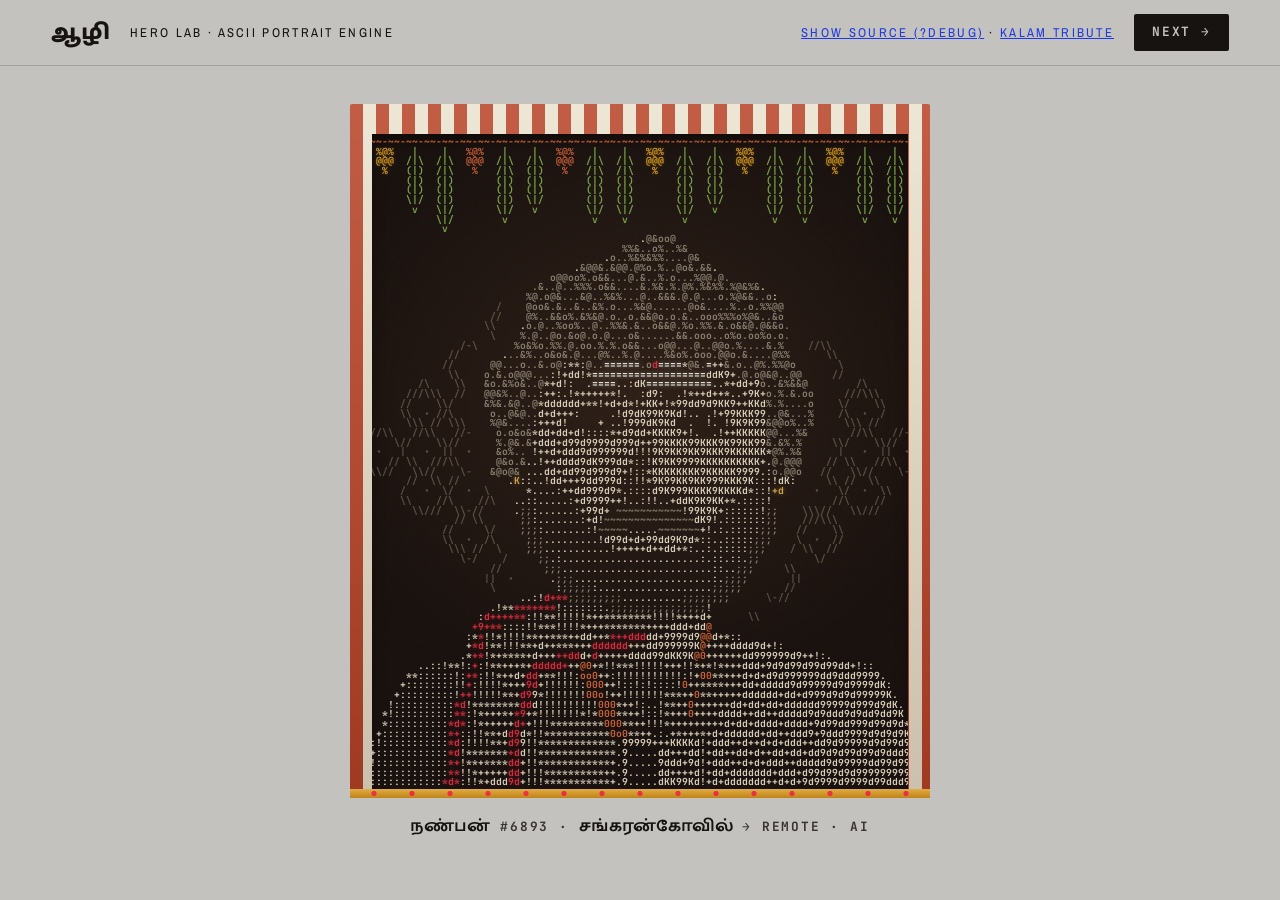
<file: hero-lab.html>
<!doctype html>
<html lang="en">
<head>
<meta charset="utf-8">
<meta name="viewport" content="width=device-width, initial-scale=1">
<title>ஆழி · hero lab</title>
<link rel="stylesheet" href="css/tokens.css">
<link rel="stylesheet" href="css/hero.css">
<style>
  * { box-sizing: border-box; }
  html, body { margin: 0; }
  body {
    background: var(--fog);
    color: var(--ink);
    font-family: var(--f-body);
    min-height: 100vh;
  }
  body.kalam { background: var(--fog); }
  .bar {
    display: flex; flex-wrap: wrap; align-items: center; gap: 12px 20px;
    padding: 14px var(--gutter);
    font-family: var(--f-narrow); text-transform: uppercase; letter-spacing: .18em; font-size: var(--t-xs);
    border-bottom: 1px solid rgba(22, 19, 17, .18);
  }
  .bar strong { font-family: var(--f-tamil); font-weight: 900; font-size: 1.4rem; letter-spacing: 0; text-transform: none; }
  .bar a { color: var(--biro); }
  .bar .sp { flex: 1; }
  button {
    font: 700 var(--t-xs)/1 var(--f-mono); text-transform: uppercase; letter-spacing: .14em;
    background: var(--ink); color: var(--fog); border: 0; padding: 12px 18px; border-radius: 2px; cursor: pointer;
  }
  button:hover { background: var(--ink-2); }
  button:focus-visible { outline: 3px solid var(--biro); outline-offset: 3px; }

  .stage { padding: clamp(16px, 3vw, 40px) var(--gutter) 48px; }
  /* same markup + css/hero.css as the landing page, so the lab matches it */
  .stage .hero__portrait { margin: 0 auto; text-align: center; }
  .lab-kalam { --plate-w: min(100%, var(--lab-w, 560px)); }
  .lab-kalam .hero__caption { margin: 1.1rem auto 0; font: 700 var(--t-xs)/1.6 var(--f-mono); letter-spacing: .12em; text-transform: uppercase; color: var(--ink-2); }
  .lab-kalam .hero__ascii { font-size: 7px; }

  /* ?debug: source canvas beside the ASCII */
  .debug .stage { display: grid; grid-template-columns: minmax(0, 1fr) minmax(0, 1fr); gap: 32px; align-items: start; }
  .debug .stage .ah-doorway { --ah-max: 620px; }
  .src { display: none; }
  .debug .src { display: block; }
  .src canvas { width: 100%; height: auto; image-rendering: pixelated; background: #fff; display: block; }
  .src pre { font: 12px/1.5 var(--f-mono); white-space: pre-wrap; margin: 12px 0 0; color: inherit; opacity: .8; }
  @media (max-width: 720px) { .debug .stage { grid-template-columns: 1fr; } }
</style>
</head>
<body>
  <div class="bar">
    <strong>ஆழி</strong>
    <span>hero lab · ascii portrait engine</span>
    <span class="sp"></span>
    <span id="lab-mode"></span>
    <button id="next" type="button">next →</button>
  </div>

  <main class="stage">
    <div class="src" aria-hidden="true">
      <canvas id="src" width="180" height="200"></canvas>
      <pre id="src-info"></pre>
    </div>
    <div id="slot"></div>
  </main>

<script type="module">
  import { mountAsciiHero } from './js/ascii-hero.js';

  const q = new URLSearchParams(location.search);
  const debug = q.has('debug');
  const portrait = q.get('portrait') || undefined;     // ?portrait=kalam → the tribute portrait
  const kalam = portrait === 'kalam';
  const seed = q.has('seed') ? Number(q.get('seed')) : undefined;
  const cols = q.has('cols') ? Number(q.get('cols')) : undefined;
  // ?tone=lo:0.14,gamma:0.9 → rasteriser overrides, for tuning
  let tone = q.has('tone') ? Object.fromEntries(q.get('tone').split(',').map((kv) => kv.split(':')).map(([k, v]) => [k, Number(v)])) : undefined;
  if (q.has('ramp')) Object.assign((tone ??= {}), { ramp: ' ' + q.get('ramp') });   // ?ramp=.:-=+*#%@ (the leading space is implied)
  const kv = (name) => (q.has(name) ? Object.fromEntries(q.get(name).split(',').map((p) => p.split(':')).map(([k, v]) => [k, Number(v)])) : undefined);
  const imageOpts = kv('img');                          // ?img=local:0.5,blur:1 → image pre-pass
  const interval = q.has('interval') ? Number(q.get('interval')) : (kalam ? 2400 : 10000);
  if (debug) document.body.classList.add('debug');
  if (kalam) document.body.classList.add('kalam');
  if (q.has('w')) document.documentElement.style.setProperty('--lab-w', q.get('w') + 'px');

  document.getElementById('slot').innerHTML = kalam
    ? `<figure class="hero__portrait lab-kalam"><div class="hero__arch"><pre id="ascii-hero" class="hero__ascii" aria-hidden="true"></pre></div>
       <figcaption><p id="ascii-caption" class="hero__caption"></p></figcaption></figure>`
    : `<figure class="hero__portrait ah-doorway"><pre id="ascii-hero" class="hero__ascii" aria-hidden="true"></pre>
       <figcaption><p id="ascii-caption" class="hero__caption"></p></figcaption></figure>`;

  const mode = document.getElementById('lab-mode');
  const keep = (extra) => { const p = new URLSearchParams(location.search); for (const [k, v] of Object.entries(extra)) v == null ? p.delete(k) : p.set(k, v); return '?' + p; };
  mode.innerHTML = (debug ? `debug on · <a href="${keep({ debug: null })}">hide source</a>` : `<a href="${keep({ debug: '' })}">show source (?debug)</a>`)
    + ` · <a href="${kalam ? keep({ portrait: null }) : keep({ portrait: 'kalam' })}">${kalam ? 'random person' : 'kalam tribute'}</a>`;

  const canvas = document.getElementById('src');
  const info = document.getElementById('src-info');
  const ctx = canvas.getContext('2d');

  function drawSource({ seed, traits, img, caption }) {
    if (!debug) return;
    canvas.width = img.w; canvas.height = img.h;
    const data = ctx.createImageData(img.w, img.h);
    for (let i = 0; i < img.lum.length; i++) {
      const v = Math.round(img.lum[i] * 255);
      data.data[i * 4] = data.data[i * 4 + 1] = data.data[i * 4 + 2] = v;
      data.data[i * 4 + 3] = 255;
    }
    ctx.putImageData(data, 0, 0);
    if (traits.portrait) { info.textContent = `portrait: ${traits.portrait}\n${caption}`; return; }
    const pick = ['hair', 'fem', 'facial', 'top', 'hood', 'mark', 'neck', 'thundu', 'jasmine', 'stud', 'earrings', 'kajal', 'audio', 'specs', 'lanyard', 'light', 'yaw', 'tilt'];
    info.textContent = `seed ${seed}   (reload with ?debug&seed=${seed})\n${caption}\n\n` +
      pick.map((k) => `${k.padEnd(9)} ${typeof traits[k] === 'number' ? +traits[k].toFixed(2) : traits[k]}`).join('\n') +
      `\nkolam     ${traits.kolam.shape} n${traits.kolam.n}`;
  }

  const hero = mountAsciiHero(document.getElementById('ascii-hero'), {
    caption: document.getElementById('ascii-caption'),
    portrait,
    imageOpts,
    interval: kalam ? 10000 : interval,
    shimmer: kalam ? interval : undefined,
    seed,
    cols,
    tone,
    onChange: drawSource,
  });
  document.getElementById('next').addEventListener('click', () => hero.next());
  window.__hero = hero;   // poke from the console: __hero.next(), __hero.destroy()
</script>
</body>
</html>
</file>
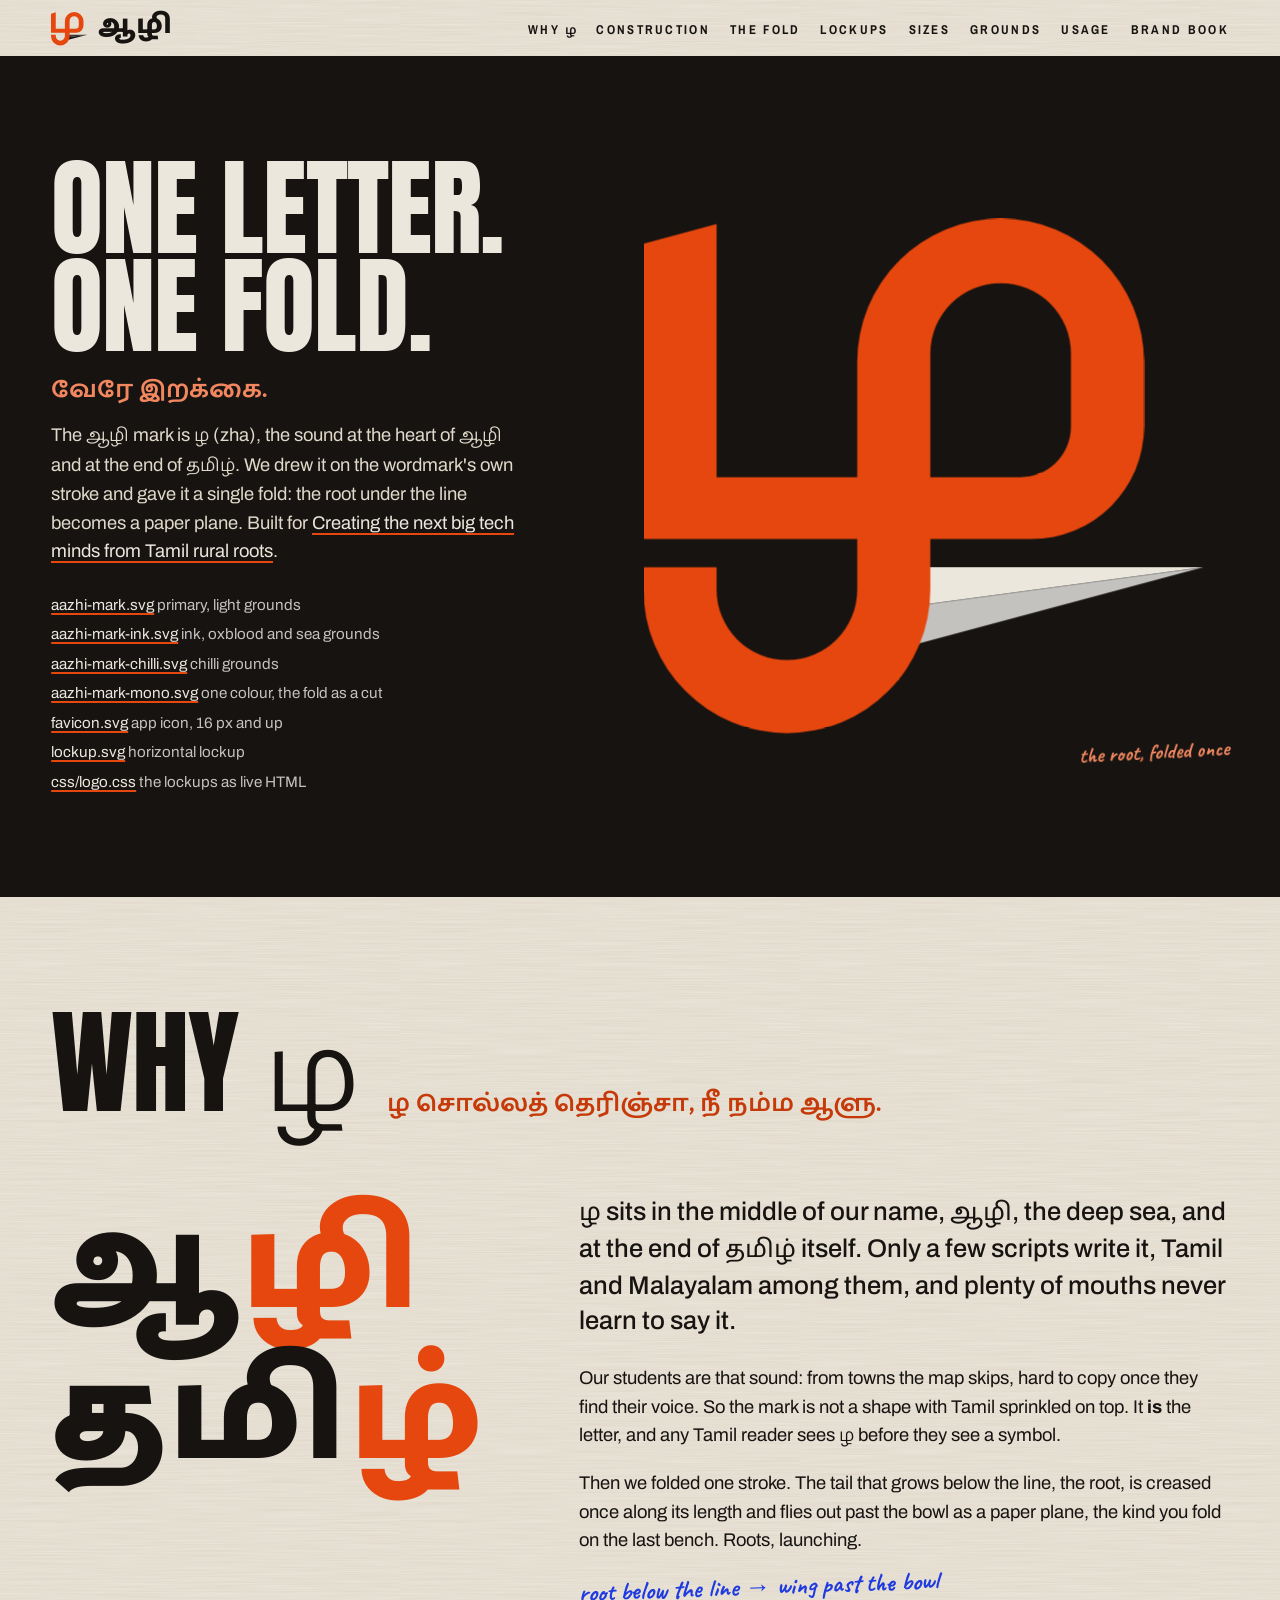
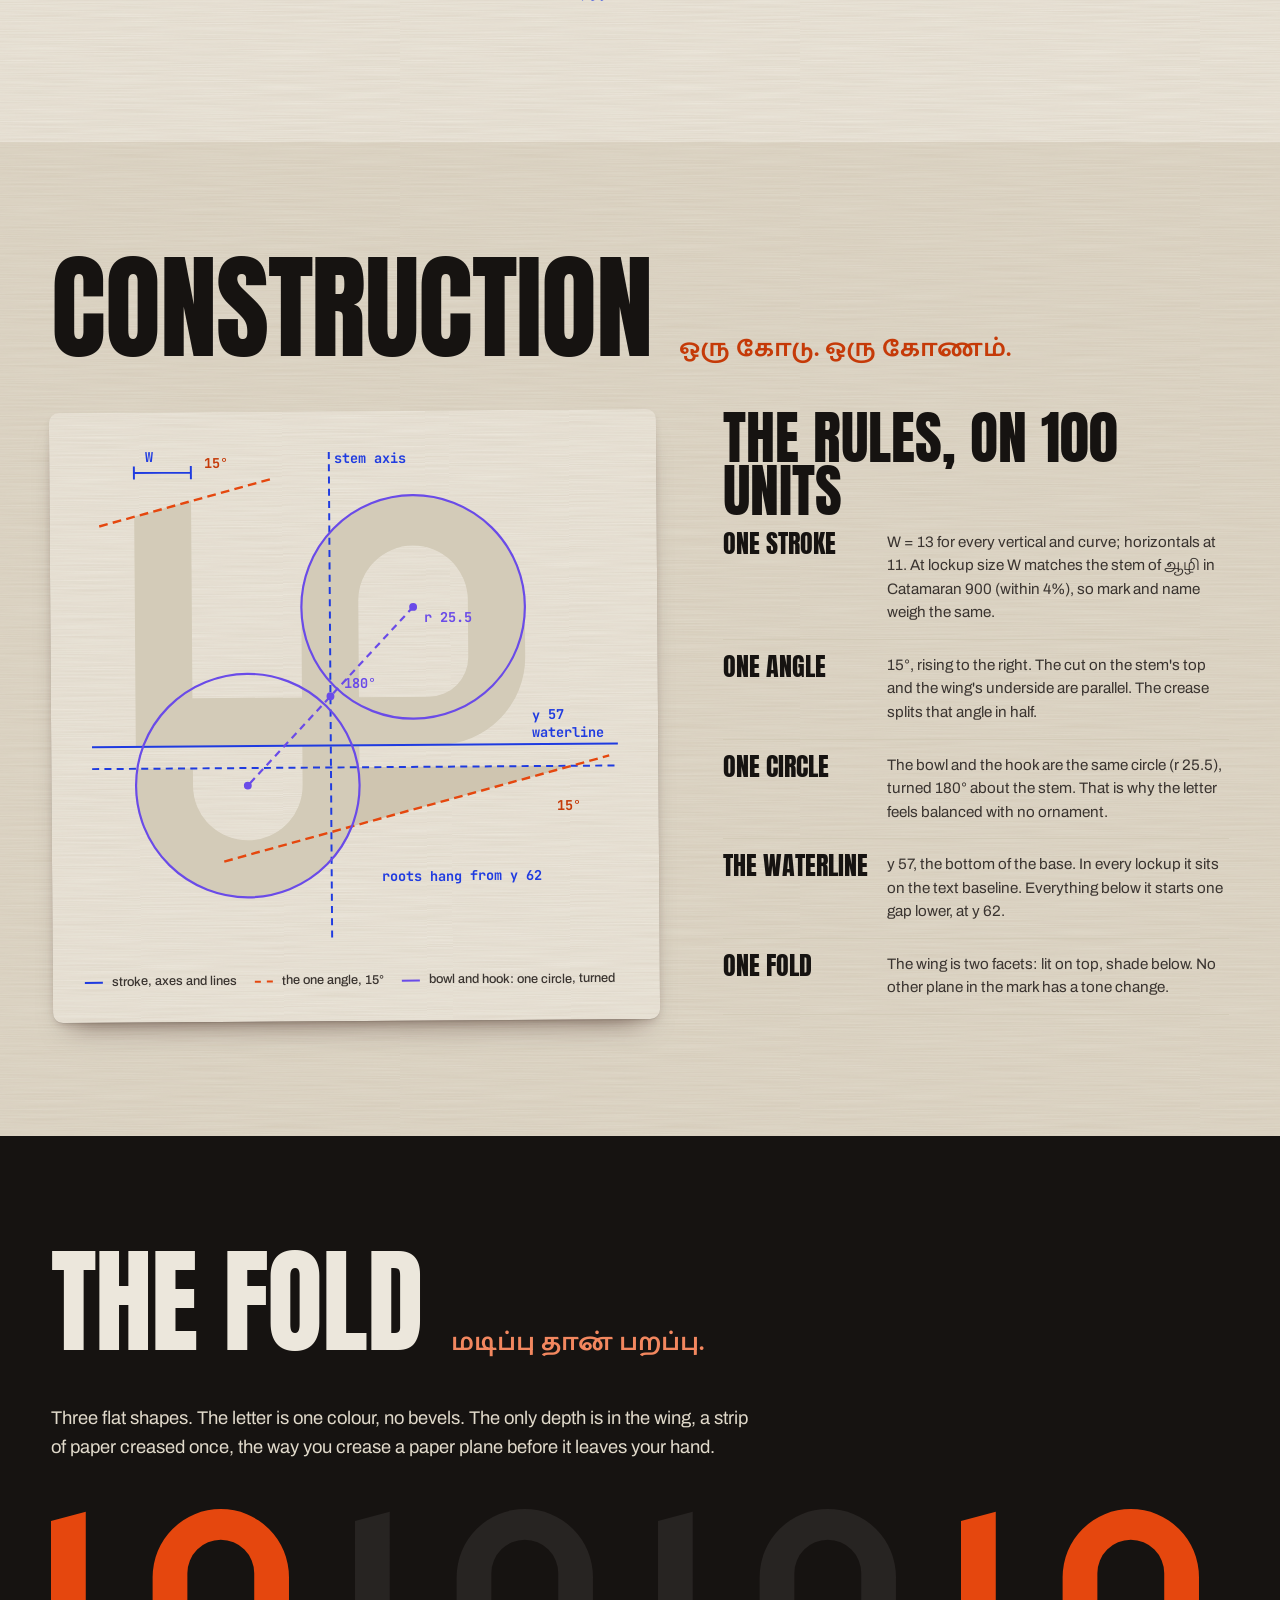
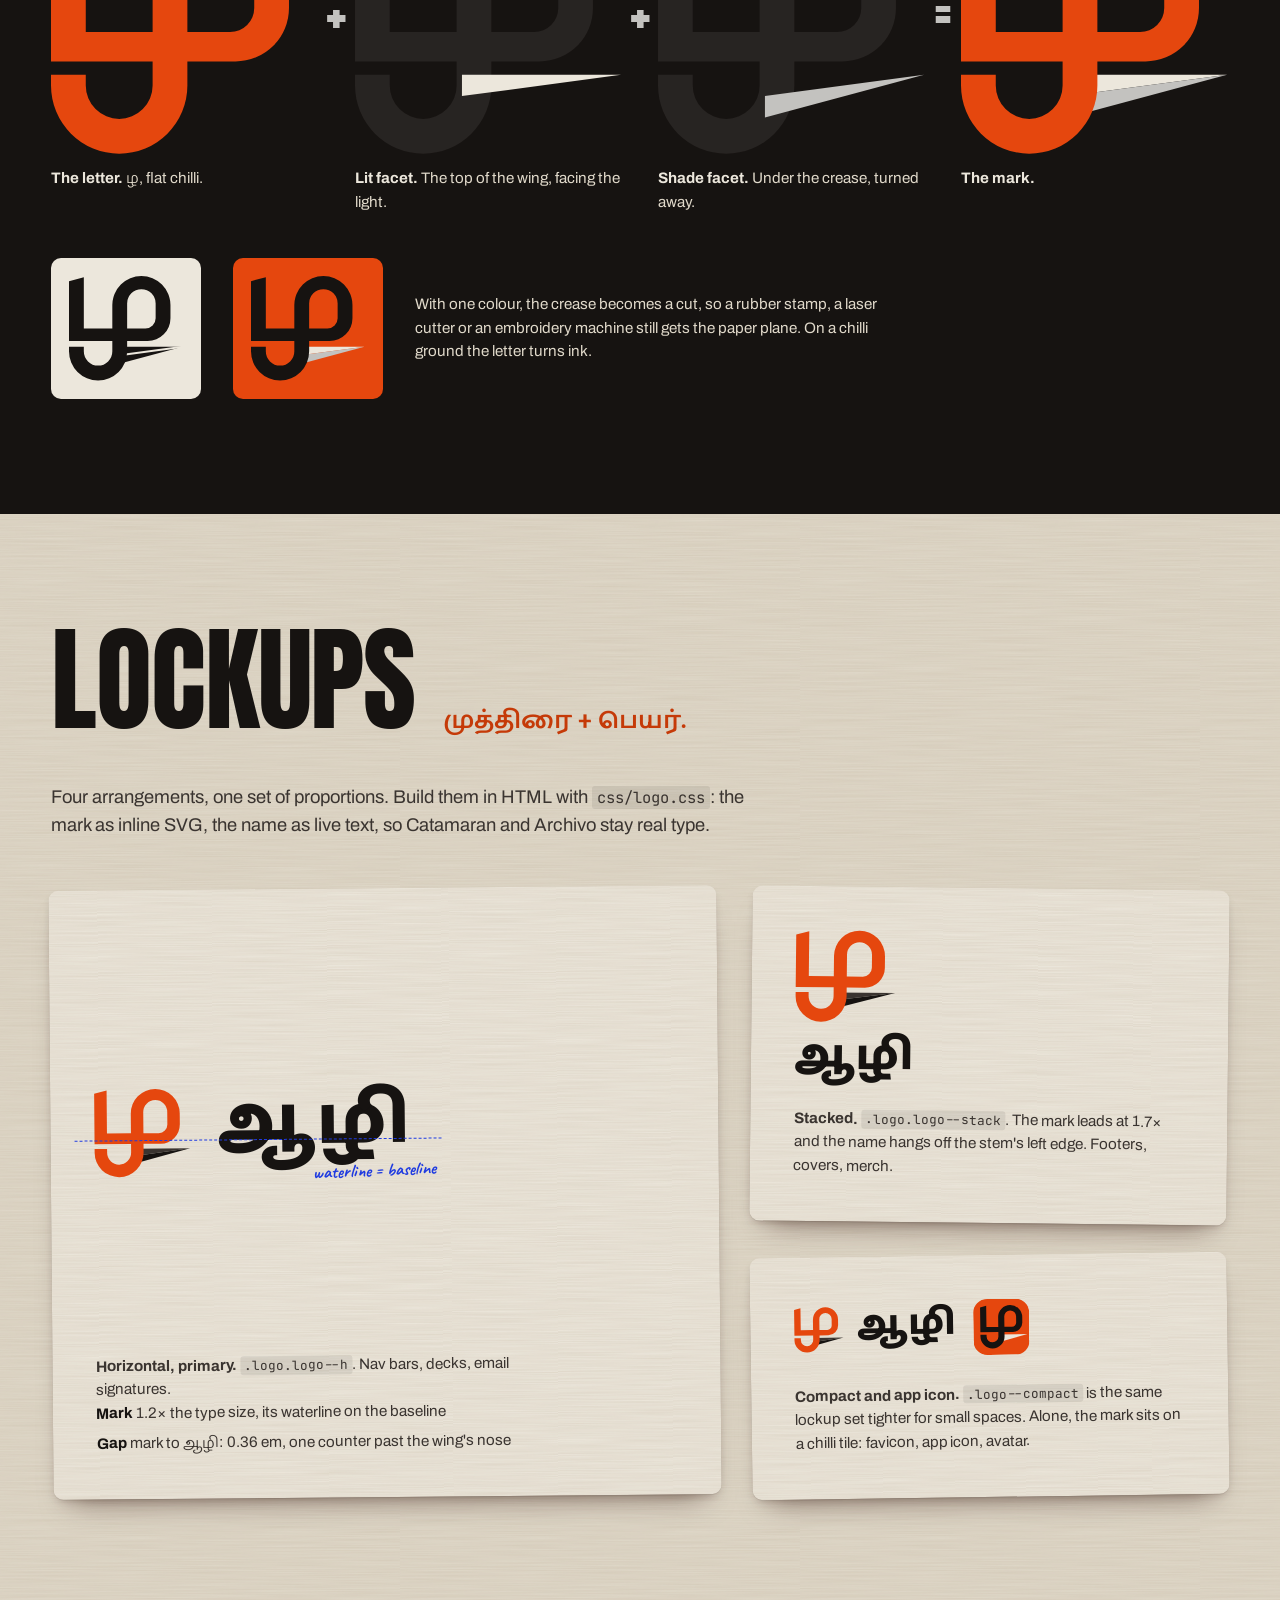
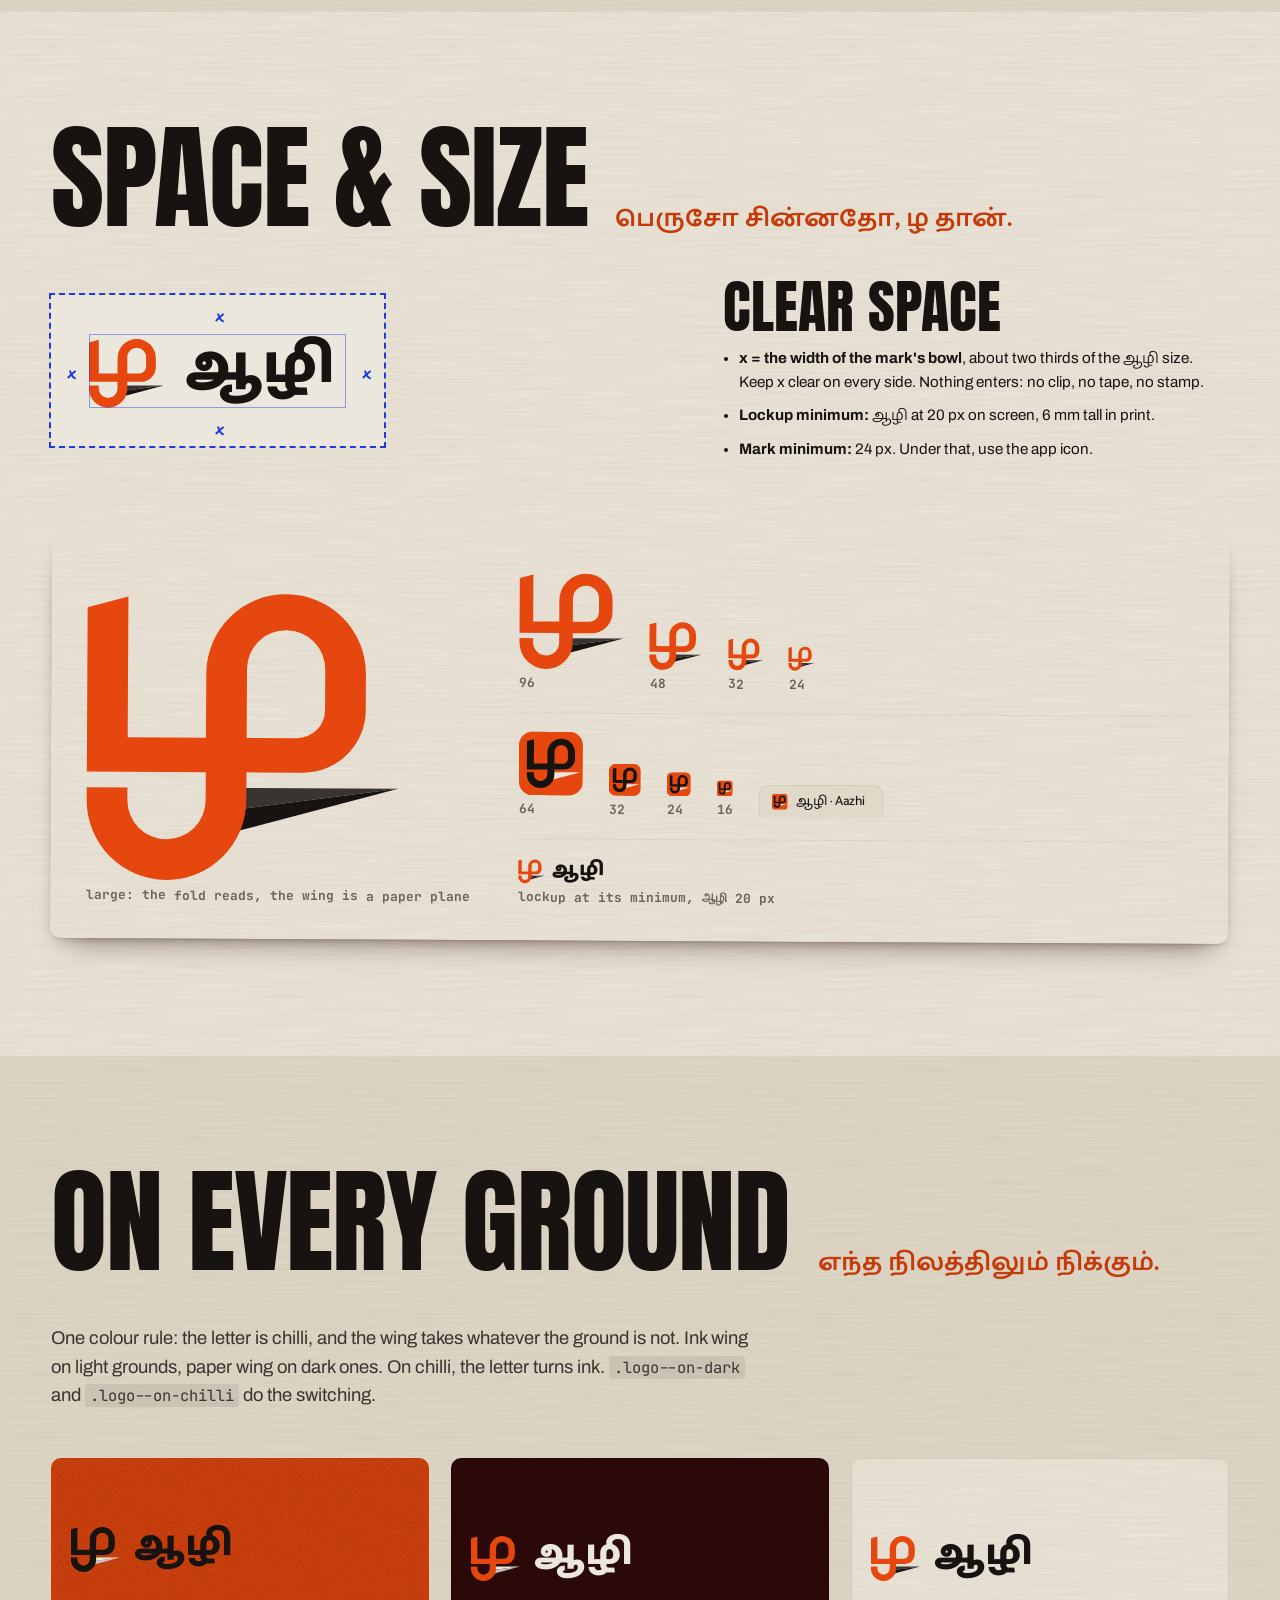
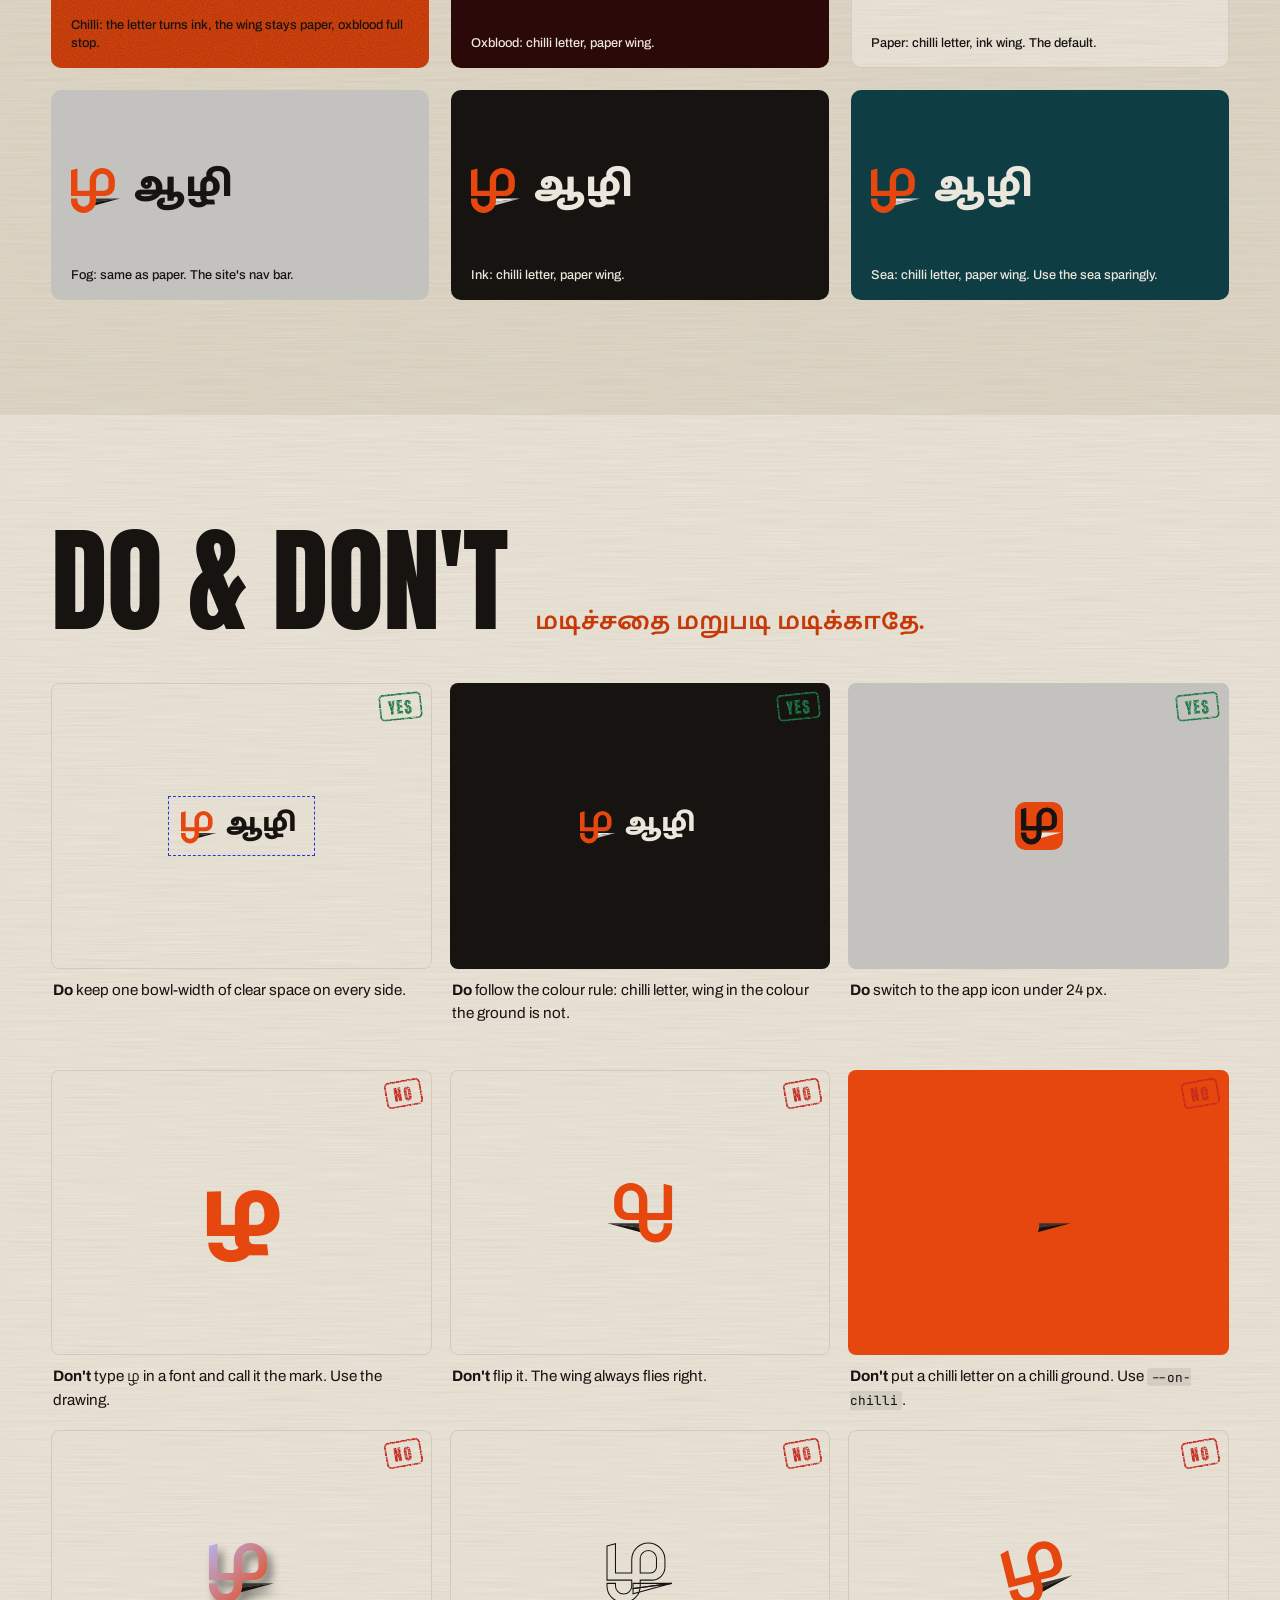
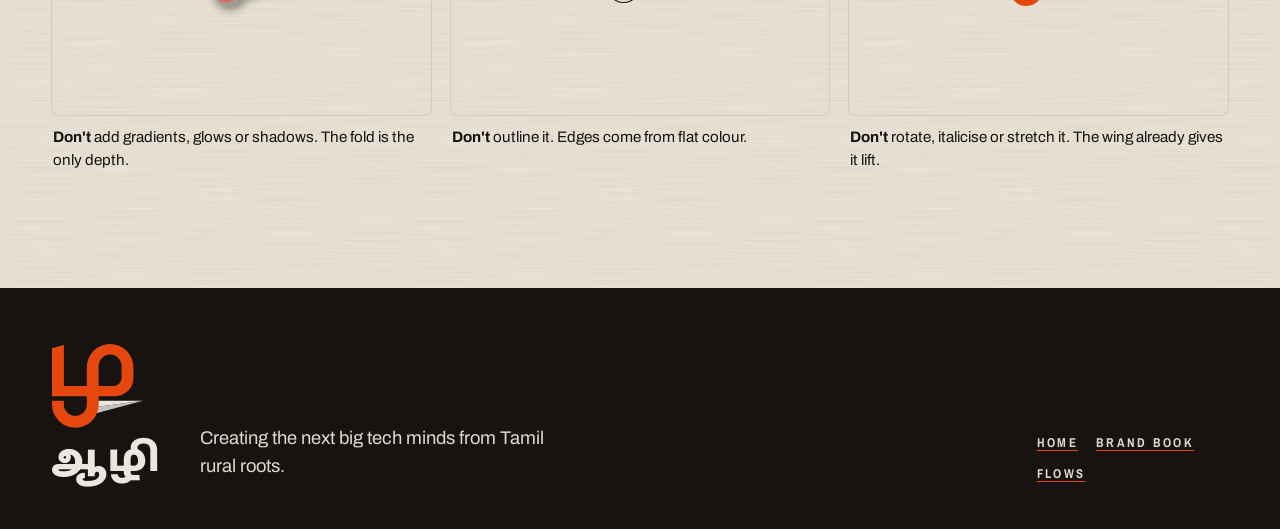
<file: mark.html>
<!doctype html>
<html lang="en">
<head>
<meta charset="utf-8">
<meta name="viewport" content="width=device-width, initial-scale=1, viewport-fit=cover">
<title>ழ · The ஆழி brand mark</title>
<meta name="description" content="The ஆழி (Aazhi) logo system: the letter ழ with its root folded into a paper plane, the wordmark, four lockups, clear space, sizes, grounds and usage.">
<meta name="theme-color" content="#161311">
<link rel="icon" href="assets/mark/favicon.svg" type="image/svg+xml">
<link rel="stylesheet" href="css/tokens.css">
<link rel="stylesheet" href="css/logo.css">
<link rel="stylesheet" href="css/mark.css">
</head>
<body>
<a class="skip" href="#main">Skip to the brand mark</a>
<svg class="sprite" aria-hidden="true" focusable="false"><defs><linearGradient id="dont-grad" x1="0" y1="0" x2="1" y2="1"><stop offset="0" stop-color="#b8b0ee"/><stop offset="1" stop-color="#e5470e"/></linearGradient></defs></svg>

<header class="bar">
  <div class="bar-in">
    <a class="logo logo--h" href="index.html" aria-label="Aazhi home"><svg class="logo__mark" viewBox="0 0 100 92" aria-hidden="true" focusable="false"><path class="logo__wing" d="M40 62H99.5L40 69.97Z"/><path class="logo__fold" d="M40 69.97L99.5 62L40 77.95Z"/><path class="logo__ltr" d="M0 4.5L13 1V46H38V25.5A25.5 25.5 0 0 1 89 25.5V37A20 20 0 0 1 69 57H51V66A25.5 25.5 0 0 1 0 66V62H13V66A12.5 12.5 0 0 0 38 66V57H0ZM51 46V24A12.5 12.5 0 0 1 76 24V37A9 9 0 0 1 67 46Z"/></svg><span class="logo__word" aria-hidden="true"><span class="logo__ta" lang="ta">ஆழி</span></span></a>
    <nav aria-label="Brand mark sections">
      <ul>
        <li><a href="#why">Why <span lang="ta">ழ</span></a></li>
        <li><a href="#construction">Construction</a></li>
        <li><a href="#fold">The fold</a></li>
        <li><a href="#lockups">Lockups</a></li>
        <li><a href="#sizes">Sizes</a></li>
        <li><a href="#grounds">Grounds</a></li>
        <li><a href="#usage">Usage</a></li>
        <li><a href="brand.html">Brand book</a></li>
      </ul>
    </nav>
  </div>
</header>

<main id="main">

<!-- HERO -->
<section class="hero ink grain" aria-labelledby="hero-title">
  <div class="wrap hero-grid">
    <div class="hero-copy">
      <h1 id="hero-title" class="hero-title">One letter.<br>One fold.</h1>
      <p class="hero-ta" lang="ta">வேரே இறக்கை.</p>
      <p class="hero-lede">The <span lang="ta">ஆழி</span> mark is <span lang="ta">ழ</span> (zha), the sound at the heart of <span lang="ta">ஆழி</span> and at the end of <span lang="ta">தமிழ்</span>. We drew it on the wordmark's own stroke and gave it a single fold: the root under the line becomes a paper plane. Built for <em>Creating the next big tech minds from Tamil rural roots</em>.</p>
      <ul class="hero-files" aria-label="Files">
        <li><a href="assets/mark/aazhi-mark.svg">aazhi-mark.svg</a> <span>primary, light grounds</span></li>
        <li><a href="assets/mark/aazhi-mark-ink.svg">aazhi-mark-ink.svg</a> <span>ink, oxblood and sea grounds</span></li>
        <li><a href="assets/mark/aazhi-mark-chilli.svg">aazhi-mark-chilli.svg</a> <span>chilli grounds</span></li>
        <li><a href="assets/mark/aazhi-mark-mono.svg">aazhi-mark-mono.svg</a> <span>one colour, the fold as a cut</span></li>
        <li><a href="assets/mark/favicon.svg">favicon.svg</a> <span>app icon, 16 px and up</span></li>
        <li><a href="assets/mark/lockup.svg">lockup.svg</a> <span>horizontal lockup</span></li>
        <li><a href="css/logo.css">css/logo.css</a> <span>the lockups as live HTML</span></li>
      </ul>
    </div>
    <figure class="hero-fig">
      <svg class="hero-mark" viewBox="-4 -4 108 100" role="img" aria-labelledby="hm-t"><title id="hm-t">The ஆழி mark: a chilli ழ whose root is a paper plane, folded once</title><path class="logo__wing" d="M40 62H99.5L40 69.97Z"/><path class="logo__fold" d="M40 69.97L99.5 62L40 77.95Z"/><path class="logo__ltr" d="M0 4.5L13 1V46H38V25.5A25.5 25.5 0 0 1 89 25.5V37A20 20 0 0 1 69 57H51V66A25.5 25.5 0 0 1 0 66V62H13V66A12.5 12.5 0 0 0 38 66V57H0ZM51 46V24A12.5 12.5 0 0 1 76 24V37A9 9 0 0 1 67 46Z"/></svg>
      <figcaption class="hand hero-hint">the root, folded once</figcaption>
    </figure>
  </div>
</section>

<!-- WHY ழ -->
<section class="band paper" id="why" aria-labelledby="why-title">
  <div class="wrap why-grid">
    <header class="sec-head">
      <h2 id="why-title" class="sec-title">Why <span lang="ta">ழ</span></h2>
      <p class="sec-ta" lang="ta">ழ சொல்லத் தெரிஞ்சா, நீ நம்ம ஆளு.</p>
    </header>
    <div class="why-words" aria-hidden="true">
      <p class="word" lang="ta">ஆ<span class="zha">ழ</span>ி</p>
      <p class="word" lang="ta">தமி<span class="zha">ழ்</span></p>
    </div>
    <div class="why-text">
      <p class="lead"><span lang="ta">ழ</span> sits in the middle of our name, <span lang="ta">ஆழி</span>, the deep sea, and at the end of <span lang="ta">தமிழ்</span> itself. Only a few scripts write it, Tamil and Malayalam among them, and plenty of mouths never learn to say it.</p>
      <p>Our students are that sound: from towns the map skips, hard to copy once they find their voice. So the mark is not a shape with Tamil sprinkled on top. It <strong>is</strong> the letter, and any Tamil reader sees <span lang="ta">ழ</span> before they see a symbol.</p>
      <p>Then we folded one stroke. The tail that grows below the line, the root, is creased once along its length and flies out past the bowl as a paper plane, the kind you fold on the last bench. Roots, launching.</p>
      <p class="hand note-biro">root below the line → wing past the bowl</p>
    </div>
  </div>
</section>

<!-- CONSTRUCTION -->
<section class="band paper2" id="construction" aria-labelledby="con-title">
  <div class="wrap">
    <header class="sec-head">
      <h2 id="con-title" class="sec-title">Construction</h2>
      <p class="sec-ta" lang="ta">ஒரு கோடு. ஒரு கோணம்.</p>
    </header>
    <div class="cons-wrap">
      <figure class="cons-fig sheet" style="--r:-.4deg">
        <svg class="cons" viewBox="-12 -12 124 118" role="img" aria-labelledby="cons-t"><title id="cons-t">Construction of the ழ mark: stroke width, the 15 degree angle, two equal circles, the waterline and the root line</title>
          <path class="c-wing" d="M40 62H99.5L40 77.95Z"/><path class="c-ghost" d="M0 4.5L13 1V46H38V25.5A25.5 25.5 0 0 1 89 25.5V37A20 20 0 0 1 69 57H51V66A25.5 25.5 0 0 1 0 66V62H13V66A12.5 12.5 0 0 0 38 66V57H0ZM51 46V24A12.5 12.5 0 0 1 76 24V37A9 9 0 0 1 67 46Z"/>
          <path class="c-line" d="M-10 57H110"/><text class="c-txt" x="90.5" y="55.4">waterline</text><text class="c-txt" x="90.5" y="51.4">y 57</text>
          <path class="c-line c-dash" d="M-10 62H110"/><text class="c-txt" x="56" y="88">roots hang from y 62</text>
          <path class="c-line c-dash" d="M44.5 -10V102"/><text class="c-txt" x="45.6" y="-7.4">stem axis</text>
          <path class="c-line" d="M0 -5.5H13M0 -7V-4M13 -7V-4"/><text class="c-txt" x="2.6" y="-8">W</text>
          <path class="c-ang" d="M-8 6.65L32 -4.1"/><path class="c-ang" d="M20 83.3L108 59.7"/>
          <text class="c-txt c-chilli" x="16" y="-6.6">15°</text><text class="c-txt c-chilli" x="96" y="72">15°</text>
          <circle class="c-circ" cx="63.5" cy="25.5" r="25.5"/><circle class="c-circ" cx="25.5" cy="66" r="25.5"/>
          <circle class="c-dot" cx="63.5" cy="25.5" r=".9"/><circle class="c-dot" cx="25.5" cy="66" r=".9"/><circle class="c-dot" cx="44.5" cy="45.75" r=".9"/>
          <path class="c-circ c-dash" d="M63.5 25.5L25.5 66"/>
          <text class="c-txt c-violet" x="66" y="29">r 25.5</text><text class="c-txt c-violet" x="47.5" y="44">180°</text>
        </svg>
        <figcaption class="cons-key">
          <span><i class="k k-line"></i> stroke, axes and lines</span>
          <span><i class="k k-ang"></i> the one angle, 15°</span>
          <span><i class="k k-circ"></i> bowl and hook: one circle, turned</span>
        </figcaption>
      </figure>
      <div class="rules">
        <h3 class="sub-title">The rules, on 100 units</h3>
        <dl>
          <div><dt>One stroke</dt><dd>W = 13 for every vertical and curve; horizontals at 11. At lockup size W matches the stem of <span lang="ta">ஆழி</span> in Catamaran 900 (within 4%), so mark and name weigh the same.</dd></div>
          <div><dt>One angle</dt><dd>15°, rising to the right. The cut on the stem's top and the wing's underside are parallel. The crease splits that angle in half.</dd></div>
          <div><dt>One circle</dt><dd>The bowl and the hook are the same circle (r 25.5), turned 180° about the stem. That is why the letter feels balanced with no ornament.</dd></div>
          <div><dt>The waterline</dt><dd>y 57, the bottom of the base. In every lockup it sits on the text baseline. Everything below it starts one gap lower, at y 62.</dd></div>
          <div><dt>One fold</dt><dd>The wing is two facets: lit on top, shade below. No other plane in the mark has a tone change.</dd></div>
        </dl>
      </div>
    </div>
  </div>
</section>

<!-- THE FOLD -->
<section class="band ink grain" id="fold" aria-labelledby="fold-title">
  <div class="wrap">
    <header class="sec-head">
      <h2 id="fold-title" class="sec-title">The fold</h2>
      <p class="sec-ta" lang="ta">மடிப்பு தான் பறப்பு.</p>
    </header>
    <p class="sec-intro">Three flat shapes. The letter is one colour, no bevels. The only depth is in the wing, a strip of paper creased once, the way you crease a paper plane before it leaves your hand.</p>
    <ol class="sum" aria-label="Three shapes add up to the mark">
      <li><svg viewBox="0 0 100 92" aria-hidden="true"><path class="s-ltr" d="M0 4.5L13 1V46H38V25.5A25.5 25.5 0 0 1 89 25.5V37A20 20 0 0 1 69 57H51V66A25.5 25.5 0 0 1 0 66V62H13V66A12.5 12.5 0 0 0 38 66V57H0ZM51 46V24A12.5 12.5 0 0 1 76 24V37A9 9 0 0 1 67 46Z"/></svg><span><b>The letter.</b> <span lang="ta">ழ</span>, flat chilli.</span></li>
      <li><svg viewBox="0 0 100 92" aria-hidden="true"><path class="s-ghost" d="M0 4.5L13 1V46H38V25.5A25.5 25.5 0 0 1 89 25.5V37A20 20 0 0 1 69 57H51V66A25.5 25.5 0 0 1 0 66V62H13V66A12.5 12.5 0 0 0 38 66V57H0ZM51 46V24A12.5 12.5 0 0 1 76 24V37A9 9 0 0 1 67 46Z"/><path class="s-wing" d="M40 62H99.5L40 69.97Z"/></svg><span><b>Lit facet.</b> The top of the wing, facing the light.</span></li>
      <li><svg viewBox="0 0 100 92" aria-hidden="true"><path class="s-ghost" d="M0 4.5L13 1V46H38V25.5A25.5 25.5 0 0 1 89 25.5V37A20 20 0 0 1 69 57H51V66A25.5 25.5 0 0 1 0 66V62H13V66A12.5 12.5 0 0 0 38 66V57H0ZM51 46V24A12.5 12.5 0 0 1 76 24V37A9 9 0 0 1 67 46Z"/><path class="s-fold" d="M40 69.97L99.5 62L40 77.95Z"/></svg><span><b>Shade facet.</b> Under the crease, turned away.</span></li>
      <li><svg viewBox="0 0 100 92" aria-hidden="true"><path class="s-wing" d="M40 62H99.5L40 69.97Z"/><path class="s-fold" d="M40 69.97L99.5 62L40 77.95Z"/><path class="s-ltr" d="M0 4.5L13 1V46H38V25.5A25.5 25.5 0 0 1 89 25.5V37A20 20 0 0 1 69 57H51V66A25.5 25.5 0 0 1 0 66V62H13V66A12.5 12.5 0 0 0 38 66V57H0ZM51 46V24A12.5 12.5 0 0 1 76 24V37A9 9 0 0 1 67 46Z"/></svg><span><b>The mark.</b></span></li>
    </ol>
    <div class="mono-row">
      <img src="assets/mark/aazhi-mark-mono.svg" width="150" height="138" alt="One-colour mark in ink on paper" style="background:var(--paper)">
      <img src="assets/mark/aazhi-mark-chilli.svg" width="150" height="138" alt="The mark on a chilli ground: ink letter, paper wing" style="background:var(--chilli)">
      <p>With one colour, the crease becomes a cut, so a rubber stamp, a laser cutter or an embroidery machine still gets the paper plane. On a chilli ground the letter turns ink.</p>
    </div>
  </div>
</section>

<!-- LOCKUPS -->
<section class="band paper2" id="lockups" aria-labelledby="lockups-title">
  <div class="wrap">
    <header class="sec-head">
      <h2 id="lockups-title" class="sec-title">Lockups</h2>
      <p class="sec-ta" lang="ta">முத்திரை + பெயர்.</p>
    </header>
    <p class="sec-intro">Four arrangements, one set of proportions. Build them in HTML with <code>css/logo.css</code>: the mark as inline SVG, the name as live text, so Catamaran and Archivo stay real type.</p>
    <div class="lockups">
      <figure class="lk lk-main sheet" style="--r:-.5deg">
        <div class="lk-spec" style="--logo-size:clamp(2.6rem, 1.4rem + 4vw, 5rem)"><span class="logo logo--h" style="--logo-size:inherit" aria-hidden="true"><svg class="logo__mark" viewBox="0 0 100 92" aria-hidden="true" focusable="false"><path class="logo__wing" d="M40 62H99.5L40 69.97Z"/><path class="logo__fold" d="M40 69.97L99.5 62L40 77.95Z"/><path class="logo__ltr" d="M0 4.5L13 1V46H38V25.5A25.5 25.5 0 0 1 89 25.5V37A20 20 0 0 1 69 57H51V66A25.5 25.5 0 0 1 0 66V62H13V66A12.5 12.5 0 0 0 38 66V57H0ZM51 46V24A12.5 12.5 0 0 1 76 24V37A9 9 0 0 1 67 46Z"/></svg><span class="logo__word"><span class="logo__ta" lang="ta">ஆழி</span></span></span><span class="guide" aria-hidden="true"></span><p class="hand guide-note" aria-hidden="true">waterline = baseline</p></div>
        <figcaption><strong>Horizontal, primary.</strong> <code>.logo.logo--h</code>. Nav bars, decks, email signatures.
          <ul class="lk-specs">
            <li><b>Mark</b> 1.2× the type size, its waterline on the baseline</li>
            <li><b>Gap</b> mark to <span lang="ta">ஆழி</span>: 0.36 em, one counter past the wing's nose</li>
          </ul>
        </figcaption>
      </figure>
      <figure class="lk sheet" style="--r:.6deg">
        <span class="logo logo--stack" style="--logo-size:clamp(2rem, 1.4rem + 1.8vw, 3rem)" aria-hidden="true"><svg class="logo__mark" viewBox="0 0 100 92" aria-hidden="true" focusable="false"><path class="logo__wing" d="M40 62H99.5L40 69.97Z"/><path class="logo__fold" d="M40 69.97L99.5 62L40 77.95Z"/><path class="logo__ltr" d="M0 4.5L13 1V46H38V25.5A25.5 25.5 0 0 1 89 25.5V37A20 20 0 0 1 69 57H51V66A25.5 25.5 0 0 1 0 66V62H13V66A12.5 12.5 0 0 0 38 66V57H0ZM51 46V24A12.5 12.5 0 0 1 76 24V37A9 9 0 0 1 67 46Z"/></svg><span class="logo__word"><span class="logo__ta" lang="ta">ஆழி</span></span></span>
        <figcaption><strong>Stacked.</strong> <code>.logo.logo--stack</code>. The mark leads at 1.7× and the name hangs off the stem's left edge. Footers, covers, merch.</figcaption>
      </figure>
      <figure class="lk sheet" style="--r:-.8deg">
        <div class="lk-icon"><span class="logo logo--h logo--compact" style="--logo-size:clamp(1.8rem, 1.4rem + 1.2vw, 2.4rem)" aria-hidden="true"><svg class="logo__mark" viewBox="0 0 100 92" aria-hidden="true" focusable="false"><path class="logo__wing" d="M40 62H99.5L40 69.97Z"/><path class="logo__fold" d="M40 69.97L99.5 62L40 77.95Z"/><path class="logo__ltr" d="M0 4.5L13 1V46H38V25.5A25.5 25.5 0 0 1 89 25.5V37A20 20 0 0 1 69 57H51V66A25.5 25.5 0 0 1 0 66V62H13V66A12.5 12.5 0 0 0 38 66V57H0ZM51 46V24A12.5 12.5 0 0 1 76 24V37A9 9 0 0 1 67 46Z"/></svg><span class="logo__word"><span class="logo__ta" lang="ta">ஆழி</span></span></span><img src="assets/mark/favicon.svg" width="56" height="56" alt="App icon: ink ழ on a chilli tile"></div>
        <figcaption><strong>Compact and app icon.</strong> <code>.logo--compact</code> is the same lockup set tighter for small spaces. Alone, the mark sits on a chilli tile: favicon, app icon, avatar.</figcaption>
      </figure>
    </div>
  </div>
</section>

<!-- SIZES -->
<section class="band paper" id="sizes" aria-labelledby="sizes-title">
  <div class="wrap">
    <header class="sec-head">
      <h2 id="sizes-title" class="sec-title">Space &amp; size</h2>
      <p class="sec-ta" lang="ta">பெருசோ சின்னதோ, ழ தான்.</p>
    </header>
    <div class="space">
      <div class="cs-art" aria-hidden="true">
        <div class="cs-box">
          <span class="cs-x cs-x-t">x</span><span class="cs-x cs-x-b">x</span><span class="cs-x cs-x-l">x</span><span class="cs-x cs-x-r">x</span>
          <span class="logo logo--h" style="--logo-size:var(--s)" aria-hidden="true"><svg class="logo__mark" viewBox="0 0 100 92" aria-hidden="true" focusable="false"><path class="logo__wing" d="M40 62H99.5L40 69.97Z"/><path class="logo__fold" d="M40 69.97L99.5 62L40 77.95Z"/><path class="logo__ltr" d="M0 4.5L13 1V46H38V25.5A25.5 25.5 0 0 1 89 25.5V37A20 20 0 0 1 69 57H51V66A25.5 25.5 0 0 1 0 66V62H13V66A12.5 12.5 0 0 0 38 66V57H0ZM51 46V24A12.5 12.5 0 0 1 76 24V37A9 9 0 0 1 67 46Z"/></svg><span class="logo__word"><span class="logo__ta" lang="ta">ஆழி</span></span></span>
        </div>
      </div>
      <div>
        <h3 class="sub-title">Clear space</h3>
        <ul>
          <li><strong>x = the width of the mark's bowl</strong>, about two thirds of the <span lang="ta">ஆழி</span> size. Keep x clear on every side. Nothing enters: no clip, no tape, no stamp.</li>
          <li><strong>Lockup minimum:</strong> <span lang="ta">ஆழி</span> at 20 px on screen, 6 mm tall in print.</li>
          <li><strong>Mark minimum:</strong> 24 px. Under that, use the app icon.</li>
        </ul>
      </div>
    </div>
    <div class="sizes sheet" style="--r:.3deg">
      <figure class="sz sz-big"><span class="logo " style="--logo-size:min(240px, 52vw)" aria-hidden="true"><svg class="logo__mark" viewBox="0 0 100 92" aria-hidden="true" focusable="false"><path class="logo__wing" d="M40 62H99.5L40 69.97Z"/><path class="logo__fold" d="M40 69.97L99.5 62L40 77.95Z"/><path class="logo__ltr" d="M0 4.5L13 1V46H38V25.5A25.5 25.5 0 0 1 89 25.5V37A20 20 0 0 1 69 57H51V66A25.5 25.5 0 0 1 0 66V62H13V66A12.5 12.5 0 0 0 38 66V57H0ZM51 46V24A12.5 12.5 0 0 1 76 24V37A9 9 0 0 1 67 46Z"/></svg></span><figcaption>large: the fold reads, the wing is a paper plane</figcaption></figure>
      <div class="sz-rows">
        <div class="sz-row">
          <figure class="sz"><span class="logo " style="--logo-size:80.000px" aria-hidden="true"><svg class="logo__mark" viewBox="0 0 100 92" aria-hidden="true" focusable="false"><path class="logo__wing" d="M40 62H99.5L40 69.97Z"/><path class="logo__fold" d="M40 69.97L99.5 62L40 77.95Z"/><path class="logo__ltr" d="M0 4.5L13 1V46H38V25.5A25.5 25.5 0 0 1 89 25.5V37A20 20 0 0 1 69 57H51V66A25.5 25.5 0 0 1 0 66V62H13V66A12.5 12.5 0 0 0 38 66V57H0ZM51 46V24A12.5 12.5 0 0 1 76 24V37A9 9 0 0 1 67 46Z"/></svg></span><figcaption>96</figcaption></figure><figure class="sz"><span class="logo " style="--logo-size:40.000px" aria-hidden="true"><svg class="logo__mark" viewBox="0 0 100 92" aria-hidden="true" focusable="false"><path class="logo__wing" d="M40 62H99.5L40 69.97Z"/><path class="logo__fold" d="M40 69.97L99.5 62L40 77.95Z"/><path class="logo__ltr" d="M0 4.5L13 1V46H38V25.5A25.5 25.5 0 0 1 89 25.5V37A20 20 0 0 1 69 57H51V66A25.5 25.5 0 0 1 0 66V62H13V66A12.5 12.5 0 0 0 38 66V57H0ZM51 46V24A12.5 12.5 0 0 1 76 24V37A9 9 0 0 1 67 46Z"/></svg></span><figcaption>48</figcaption></figure><figure class="sz"><span class="logo " style="--logo-size:26.667px" aria-hidden="true"><svg class="logo__mark" viewBox="0 0 100 92" aria-hidden="true" focusable="false"><path class="logo__wing" d="M40 62H99.5L40 69.97Z"/><path class="logo__fold" d="M40 69.97L99.5 62L40 77.95Z"/><path class="logo__ltr" d="M0 4.5L13 1V46H38V25.5A25.5 25.5 0 0 1 89 25.5V37A20 20 0 0 1 69 57H51V66A25.5 25.5 0 0 1 0 66V62H13V66A12.5 12.5 0 0 0 38 66V57H0ZM51 46V24A12.5 12.5 0 0 1 76 24V37A9 9 0 0 1 67 46Z"/></svg></span><figcaption>32</figcaption></figure><figure class="sz"><span class="logo " style="--logo-size:20.000px" aria-hidden="true"><svg class="logo__mark" viewBox="0 0 100 92" aria-hidden="true" focusable="false"><path class="logo__wing" d="M40 62H99.5L40 69.97Z"/><path class="logo__fold" d="M40 69.97L99.5 62L40 77.95Z"/><path class="logo__ltr" d="M0 4.5L13 1V46H38V25.5A25.5 25.5 0 0 1 89 25.5V37A20 20 0 0 1 69 57H51V66A25.5 25.5 0 0 1 0 66V62H13V66A12.5 12.5 0 0 0 38 66V57H0ZM51 46V24A12.5 12.5 0 0 1 76 24V37A9 9 0 0 1 67 46Z"/></svg></span><figcaption>24</figcaption></figure>
        </div>
        <div class="sz-row">
          <figure class="sz"><img src="assets/mark/favicon.svg" width="64" height="64" alt="App icon at 64 pixels"><figcaption>64</figcaption></figure><figure class="sz"><img src="assets/mark/favicon.svg" width="32" height="32" alt="App icon at 32 pixels"><figcaption>32</figcaption></figure><figure class="sz"><img src="assets/mark/favicon.svg" width="24" height="24" alt="App icon at 24 pixels"><figcaption>24</figcaption></figure><figure class="sz"><img src="assets/mark/favicon.svg" width="16" height="16" alt="App icon at 16 pixels"><figcaption>16</figcaption></figure>
          <div class="tab-demo" aria-hidden="true"><img src="assets/mark/favicon.svg" width="16" height="16" alt=""><span>ஆழி · Aazhi</span></div>
        </div>
        <div class="sz-row">
          <figure class="sz"><span class="logo logo--h" style="--logo-size:20px" aria-hidden="true"><svg class="logo__mark" viewBox="0 0 100 92" aria-hidden="true" focusable="false"><path class="logo__wing" d="M40 62H99.5L40 69.97Z"/><path class="logo__fold" d="M40 69.97L99.5 62L40 77.95Z"/><path class="logo__ltr" d="M0 4.5L13 1V46H38V25.5A25.5 25.5 0 0 1 89 25.5V37A20 20 0 0 1 69 57H51V66A25.5 25.5 0 0 1 0 66V62H13V66A12.5 12.5 0 0 0 38 66V57H0ZM51 46V24A12.5 12.5 0 0 1 76 24V37A9 9 0 0 1 67 46Z"/></svg><span class="logo__word"><span class="logo__ta" lang="ta">ஆழி</span></span></span><figcaption>lockup at its minimum, ஆழி 20 px</figcaption></figure>
        </div>
      </div>
    </div>
  </div>
</section>

<!-- GROUNDS -->
<section class="band paper2" id="grounds" aria-labelledby="grounds-title">
  <div class="wrap">
    <header class="sec-head">
      <h2 id="grounds-title" class="sec-title">On every ground</h2>
      <p class="sec-ta" lang="ta">எந்த நிலத்திலும் நிக்கும்.</p>
    </header>
    <p class="sec-intro">One colour rule: the letter is chilli, and the wing takes whatever the ground is not. Ink wing on light grounds, paper wing on dark ones. On chilli, the letter turns ink. <code>.logo--on-dark</code> and <code>.logo--on-chilli</code> do the switching.</p>
    <ul class="grounds">
      <li class="gt g-chilli grain"><span class="logo logo--h logo--on-chilli" aria-hidden="true"><svg class="logo__mark" viewBox="0 0 100 92" aria-hidden="true" focusable="false"><path class="logo__wing" d="M40 62H99.5L40 69.97Z"/><path class="logo__fold" d="M40 69.97L99.5 62L40 77.95Z"/><path class="logo__ltr" d="M0 4.5L13 1V46H38V25.5A25.5 25.5 0 0 1 89 25.5V37A20 20 0 0 1 69 57H51V66A25.5 25.5 0 0 1 0 66V62H13V66A12.5 12.5 0 0 0 38 66V57H0ZM51 46V24A12.5 12.5 0 0 1 76 24V37A9 9 0 0 1 67 46Z"/></svg><span class="logo__word"><span class="logo__ta" lang="ta">ஆழி</span></span></span><span class="gt-cap">Chilli: the letter turns ink, the wing stays paper, oxblood full stop.</span></li>
      <li class="gt g-oxblood grain"><span class="logo logo--h logo--on-dark" aria-hidden="true"><svg class="logo__mark" viewBox="0 0 100 92" aria-hidden="true" focusable="false"><path class="logo__wing" d="M40 62H99.5L40 69.97Z"/><path class="logo__fold" d="M40 69.97L99.5 62L40 77.95Z"/><path class="logo__ltr" d="M0 4.5L13 1V46H38V25.5A25.5 25.5 0 0 1 89 25.5V37A20 20 0 0 1 69 57H51V66A25.5 25.5 0 0 1 0 66V62H13V66A12.5 12.5 0 0 0 38 66V57H0ZM51 46V24A12.5 12.5 0 0 1 76 24V37A9 9 0 0 1 67 46Z"/></svg><span class="logo__word"><span class="logo__ta" lang="ta">ஆழி</span></span></span><span class="gt-cap">Oxblood: chilli letter, paper wing.</span></li>
      <li class="gt g-paper"><span class="logo logo--h" aria-hidden="true"><svg class="logo__mark" viewBox="0 0 100 92" aria-hidden="true" focusable="false"><path class="logo__wing" d="M40 62H99.5L40 69.97Z"/><path class="logo__fold" d="M40 69.97L99.5 62L40 77.95Z"/><path class="logo__ltr" d="M0 4.5L13 1V46H38V25.5A25.5 25.5 0 0 1 89 25.5V37A20 20 0 0 1 69 57H51V66A25.5 25.5 0 0 1 0 66V62H13V66A12.5 12.5 0 0 0 38 66V57H0ZM51 46V24A12.5 12.5 0 0 1 76 24V37A9 9 0 0 1 67 46Z"/></svg><span class="logo__word"><span class="logo__ta" lang="ta">ஆழி</span></span></span><span class="gt-cap">Paper: chilli letter, ink wing. The default.</span></li>
      <li class="gt g-fog"><span class="logo logo--h" aria-hidden="true"><svg class="logo__mark" viewBox="0 0 100 92" aria-hidden="true" focusable="false"><path class="logo__wing" d="M40 62H99.5L40 69.97Z"/><path class="logo__fold" d="M40 69.97L99.5 62L40 77.95Z"/><path class="logo__ltr" d="M0 4.5L13 1V46H38V25.5A25.5 25.5 0 0 1 89 25.5V37A20 20 0 0 1 69 57H51V66A25.5 25.5 0 0 1 0 66V62H13V66A12.5 12.5 0 0 0 38 66V57H0ZM51 46V24A12.5 12.5 0 0 1 76 24V37A9 9 0 0 1 67 46Z"/></svg><span class="logo__word"><span class="logo__ta" lang="ta">ஆழி</span></span></span><span class="gt-cap">Fog: same as paper. The site's nav bar.</span></li>
      <li class="gt g-ink grain"><span class="logo logo--h logo--on-dark" aria-hidden="true"><svg class="logo__mark" viewBox="0 0 100 92" aria-hidden="true" focusable="false"><path class="logo__wing" d="M40 62H99.5L40 69.97Z"/><path class="logo__fold" d="M40 69.97L99.5 62L40 77.95Z"/><path class="logo__ltr" d="M0 4.5L13 1V46H38V25.5A25.5 25.5 0 0 1 89 25.5V37A20 20 0 0 1 69 57H51V66A25.5 25.5 0 0 1 0 66V62H13V66A12.5 12.5 0 0 0 38 66V57H0ZM51 46V24A12.5 12.5 0 0 1 76 24V37A9 9 0 0 1 67 46Z"/></svg><span class="logo__word"><span class="logo__ta" lang="ta">ஆழி</span></span></span><span class="gt-cap">Ink: chilli letter, paper wing.</span></li>
      <li class="gt g-sea grain"><span class="logo logo--h logo--on-dark" aria-hidden="true"><svg class="logo__mark" viewBox="0 0 100 92" aria-hidden="true" focusable="false"><path class="logo__wing" d="M40 62H99.5L40 69.97Z"/><path class="logo__fold" d="M40 69.97L99.5 62L40 77.95Z"/><path class="logo__ltr" d="M0 4.5L13 1V46H38V25.5A25.5 25.5 0 0 1 89 25.5V37A20 20 0 0 1 69 57H51V66A25.5 25.5 0 0 1 0 66V62H13V66A12.5 12.5 0 0 0 38 66V57H0ZM51 46V24A12.5 12.5 0 0 1 76 24V37A9 9 0 0 1 67 46Z"/></svg><span class="logo__word"><span class="logo__ta" lang="ta">ஆழி</span></span></span><span class="gt-cap">Sea: chilli letter, paper wing. Use the sea sparingly.</span></li>
    </ul>
  </div>
</section>

<!-- USAGE -->
<section class="band paper" id="usage" aria-labelledby="usage-title">
  <div class="wrap">
    <header class="sec-head">
      <h2 id="usage-title" class="sec-title">Do &amp; don't</h2>
      <p class="sec-ta" lang="ta">மடிச்சதை மறுபடி மடிக்காதே.</p>
    </header>
    <div class="dd">
      <ul class="dd-list" aria-label="Do">
        <li class="dd-item do"><div class="dd-art g-paper"><span class="cs-mini"><span class="logo logo--h" aria-hidden="true"><svg class="logo__mark" viewBox="0 0 100 92" aria-hidden="true" focusable="false"><path class="logo__wing" d="M40 62H99.5L40 69.97Z"/><path class="logo__fold" d="M40 69.97L99.5 62L40 77.95Z"/><path class="logo__ltr" d="M0 4.5L13 1V46H38V25.5A25.5 25.5 0 0 1 89 25.5V37A20 20 0 0 1 69 57H51V66A25.5 25.5 0 0 1 0 66V62H13V66A12.5 12.5 0 0 0 38 66V57H0ZM51 46V24A12.5 12.5 0 0 1 76 24V37A9 9 0 0 1 67 46Z"/></svg><span class="logo__word"><span class="logo__ta" lang="ta">ஆழி</span></span></span></span></div><p><b>Do</b> keep one bowl-width of clear space on every side.</p></li>
        <li class="dd-item do"><div class="dd-art g-ink"><span class="logo logo--h logo--on-dark" aria-hidden="true"><svg class="logo__mark" viewBox="0 0 100 92" aria-hidden="true" focusable="false"><path class="logo__wing" d="M40 62H99.5L40 69.97Z"/><path class="logo__fold" d="M40 69.97L99.5 62L40 77.95Z"/><path class="logo__ltr" d="M0 4.5L13 1V46H38V25.5A25.5 25.5 0 0 1 89 25.5V37A20 20 0 0 1 69 57H51V66A25.5 25.5 0 0 1 0 66V62H13V66A12.5 12.5 0 0 0 38 66V57H0ZM51 46V24A12.5 12.5 0 0 1 76 24V37A9 9 0 0 1 67 46Z"/></svg><span class="logo__word"><span class="logo__ta" lang="ta">ஆழி</span></span></span></div><p><b>Do</b> follow the colour rule: chilli letter, wing in the colour the ground is not.</p></li>
        <li class="dd-item do"><div class="dd-art g-fog"><img src="assets/mark/favicon.svg" width="48" height="48" alt=""></div><p><b>Do</b> switch to the app icon under 24 px.</p></li>
      </ul>
      <ul class="dd-list" aria-label="Don't">
        <li class="dd-item dont"><div class="dd-art g-paper"><span class="typed" lang="ta" aria-hidden="true">ழ</span></div><p><b>Don't</b> type <span lang="ta">ழ</span> in a font and call it the mark. Use the drawing.</p></li>
        <li class="dd-item dont"><div class="dd-art g-paper"><span class="logo x-flip" style="--logo-size:clamp(2.4rem,2rem + 1.4vw,3.2rem)" aria-hidden="true"><svg class="logo__mark" viewBox="0 0 100 92" aria-hidden="true" focusable="false"><path class="logo__wing" d="M40 62H99.5L40 69.97Z"/><path class="logo__fold" d="M40 69.97L99.5 62L40 77.95Z"/><path class="logo__ltr" d="M0 4.5L13 1V46H38V25.5A25.5 25.5 0 0 1 89 25.5V37A20 20 0 0 1 69 57H51V66A25.5 25.5 0 0 1 0 66V62H13V66A12.5 12.5 0 0 0 38 66V57H0ZM51 46V24A12.5 12.5 0 0 1 76 24V37A9 9 0 0 1 67 46Z"/></svg></span></div><p><b>Don't</b> flip it. The wing always flies right.</p></li>
        <li class="dd-item dont"><div class="dd-art g-chilli"><span class="logo " style="--logo-size:clamp(2.4rem,2rem + 1.4vw,3.2rem)" aria-hidden="true"><svg class="logo__mark" viewBox="0 0 100 92" aria-hidden="true" focusable="false"><path class="logo__wing" d="M40 62H99.5L40 69.97Z"/><path class="logo__fold" d="M40 69.97L99.5 62L40 77.95Z"/><path class="logo__ltr" d="M0 4.5L13 1V46H38V25.5A25.5 25.5 0 0 1 89 25.5V37A20 20 0 0 1 69 57H51V66A25.5 25.5 0 0 1 0 66V62H13V66A12.5 12.5 0 0 0 38 66V57H0ZM51 46V24A12.5 12.5 0 0 1 76 24V37A9 9 0 0 1 67 46Z"/></svg></span></div><p><b>Don't</b> put a chilli letter on a chilli ground. Use <code>--on-chilli</code>.</p></li>
        <li class="dd-item dont"><div class="dd-art g-paper"><span class="logo x-shadow" style="--logo-size:clamp(2.4rem,2rem + 1.4vw,3.2rem)" aria-hidden="true"><svg class="logo__mark" viewBox="0 0 100 92" aria-hidden="true" focusable="false"><path class="logo__wing" d="M40 62H99.5L40 69.97Z"/><path class="logo__fold" d="M40 69.97L99.5 62L40 77.95Z"/><path class="logo__ltr" d="M0 4.5L13 1V46H38V25.5A25.5 25.5 0 0 1 89 25.5V37A20 20 0 0 1 69 57H51V66A25.5 25.5 0 0 1 0 66V62H13V66A12.5 12.5 0 0 0 38 66V57H0ZM51 46V24A12.5 12.5 0 0 1 76 24V37A9 9 0 0 1 67 46Z"/></svg></span></div><p><b>Don't</b> add gradients, glows or shadows. The fold is the only depth.</p></li>
        <li class="dd-item dont"><div class="dd-art g-paper"><span class="logo x-outline" style="--logo-size:clamp(2.4rem,2rem + 1.4vw,3.2rem)" aria-hidden="true"><svg class="logo__mark" viewBox="0 0 100 92" aria-hidden="true" focusable="false"><path class="logo__wing" d="M40 62H99.5L40 69.97Z"/><path class="logo__fold" d="M40 69.97L99.5 62L40 77.95Z"/><path class="logo__ltr" d="M0 4.5L13 1V46H38V25.5A25.5 25.5 0 0 1 89 25.5V37A20 20 0 0 1 69 57H51V66A25.5 25.5 0 0 1 0 66V62H13V66A12.5 12.5 0 0 0 38 66V57H0ZM51 46V24A12.5 12.5 0 0 1 76 24V37A9 9 0 0 1 67 46Z"/></svg></span></div><p><b>Don't</b> outline it. Edges come from flat colour.</p></li>
        <li class="dd-item dont"><div class="dd-art g-paper"><span class="logo x-rotate" style="--logo-size:clamp(2.4rem,2rem + 1.4vw,3.2rem)" aria-hidden="true"><svg class="logo__mark" viewBox="0 0 100 92" aria-hidden="true" focusable="false"><path class="logo__wing" d="M40 62H99.5L40 69.97Z"/><path class="logo__fold" d="M40 69.97L99.5 62L40 77.95Z"/><path class="logo__ltr" d="M0 4.5L13 1V46H38V25.5A25.5 25.5 0 0 1 89 25.5V37A20 20 0 0 1 69 57H51V66A25.5 25.5 0 0 1 0 66V62H13V66A12.5 12.5 0 0 0 38 66V57H0ZM51 46V24A12.5 12.5 0 0 1 76 24V37A9 9 0 0 1 67 46Z"/></svg></span></div><p><b>Don't</b> rotate, italicise or stretch it. The wing already gives it lift.</p></li>
      </ul>
    </div>
  </div>
</section>

</main>

<footer class="foot grain">
  <div class="wrap foot-in">
    <span class="logo logo--stack logo--on-dark" aria-hidden="true"><svg class="logo__mark" viewBox="0 0 100 92" aria-hidden="true" focusable="false"><path class="logo__wing" d="M40 62H99.5L40 69.97Z"/><path class="logo__fold" d="M40 69.97L99.5 62L40 77.95Z"/><path class="logo__ltr" d="M0 4.5L13 1V46H38V25.5A25.5 25.5 0 0 1 89 25.5V37A20 20 0 0 1 69 57H51V66A25.5 25.5 0 0 1 0 66V62H13V66A12.5 12.5 0 0 0 38 66V57H0ZM51 46V24A12.5 12.5 0 0 1 76 24V37A9 9 0 0 1 67 46Z"/></svg><span class="logo__word"><span class="logo__ta" lang="ta">ஆழி</span></span></span>
    <p>Creating the next big tech minds from Tamil rural roots.</p>
    <p class="foot-links"><a href="index.html">Home</a> <a href="brand.html">Brand book</a> <a href="flows.html">Flows</a></p>
  </div>
</footer>
</body>
</html>
</file>
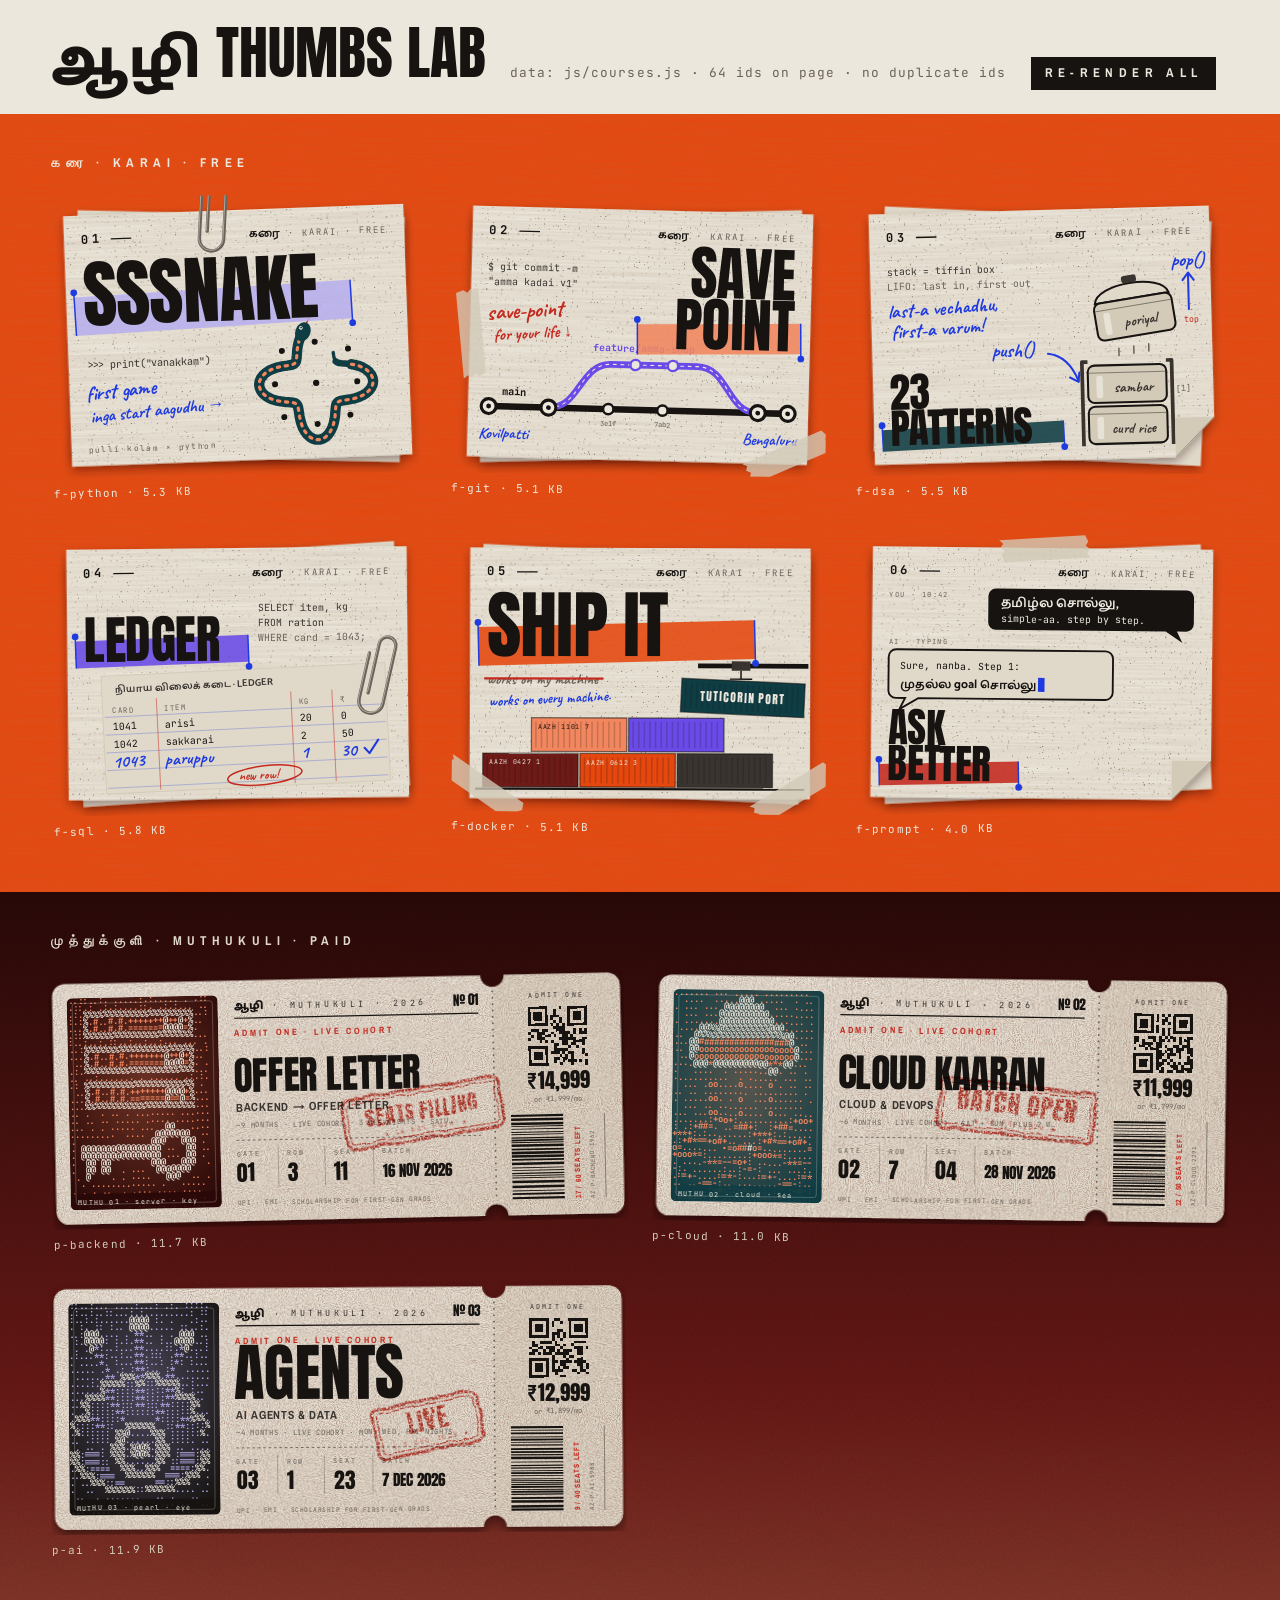
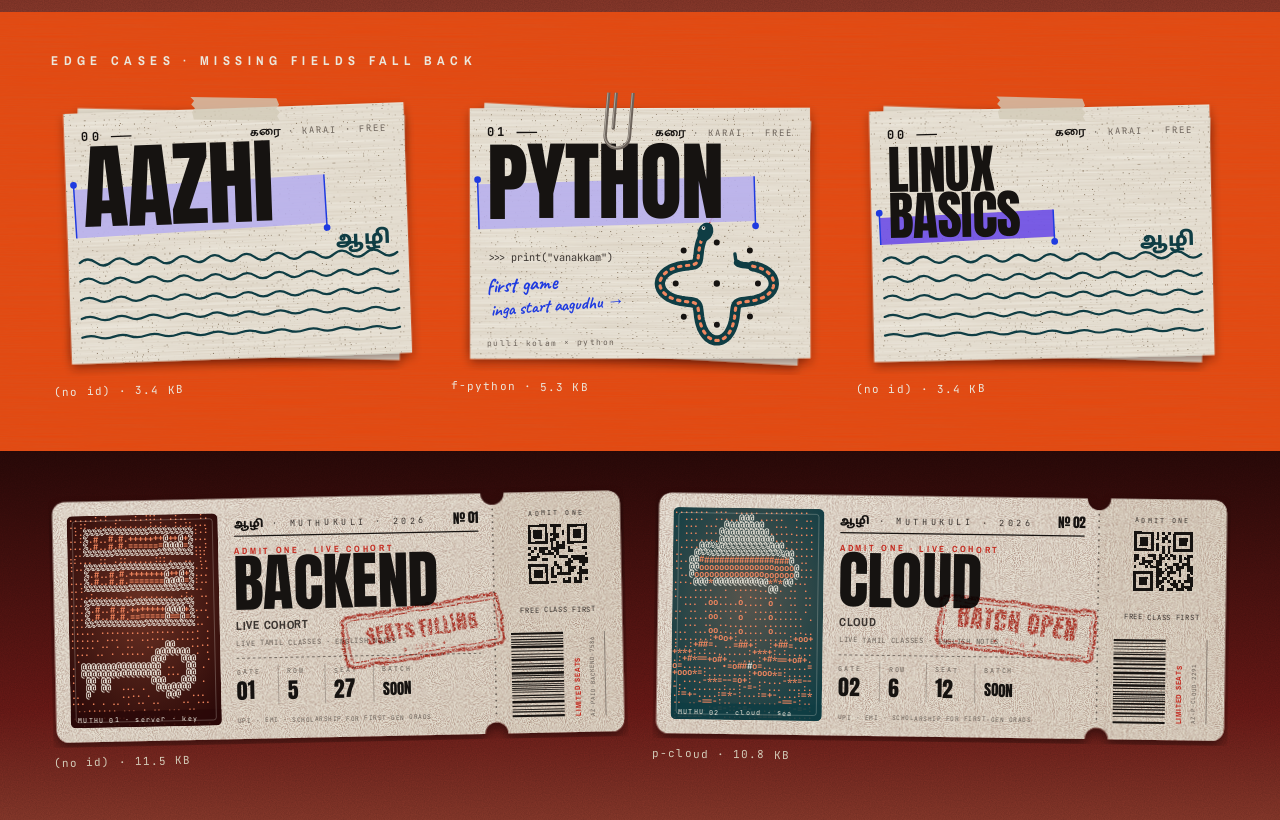
<file: thumbs-lab.html>
<!doctype html>
<html lang="en">
<head>
<meta charset="utf-8">
<meta name="viewport" content="width=device-width, initial-scale=1">
<title>ஆழி · thumbs lab</title>
<link rel="stylesheet" href="css/tokens.css">
<style>
  *, *::before, *::after { box-sizing: border-box; }
  body { margin: 0; font-family: var(--f-body); color: var(--ink); background: var(--paper); }
  header { padding: 28px var(--gutter) 20px; display: flex; flex-wrap: wrap; gap: 8px 24px; align-items: baseline; }
  h1 { font-family: var(--f-display); font-weight: 400; font-size: var(--t-xl); line-height: .88; margin: 0; text-transform: uppercase; }
  h1 span { font-family: var(--f-tamil); font-weight: 900; }
  .meta { font-family: var(--f-mono); font-size: var(--t-xs); color: var(--ink-3); letter-spacing: .08em; }
  button { font: 700 var(--t-xs)/1 var(--f-narrow); letter-spacing: var(--track-wide); text-transform: uppercase; background: var(--ink); color: var(--paper); border: 0; padding: 10px 14px; cursor: pointer; }
  button:focus-visible { outline: 3px solid var(--biro); outline-offset: 3px; }

  section { position: relative; padding: 40px var(--gutter) 56px; isolation: isolate; }
  section::after { content: ""; position: absolute; inset: 0; z-index: -1; pointer-events: none; }
  .karai { background: var(--chilli); }
  .karai::after { background-image: var(--fibers); opacity: .7; }
  .muthu { background: linear-gradient(180deg, var(--oxblood) 0%, var(--maroon) 70%, #8a3a2c 100%); }
  .muthu::after { background-image: var(--grain); opacity: .35; mix-blend-mode: overlay; }
  h2 { font-family: var(--f-narrow); font-weight: 700; font-size: var(--t-xs); letter-spacing: var(--track-wide); text-transform: uppercase; margin: 0 0 24px; }
  .karai h2 { color: var(--paper); }
  .muthu h2 { color: var(--paper-2); }

  .grid { display: grid; gap: 36px 28px; max-width: var(--max); margin: 0 auto; }
  .karai .grid { grid-template-columns: repeat(auto-fill, minmax(min(100%, 320px), 1fr)); }
  .muthu .grid { grid-template-columns: repeat(auto-fill, minmax(min(100%, 520px), 1fr)); }
  figure { margin: 0; }
  figure:nth-child(3n+1) { transform: rotate(-1.2deg); }
  figure:nth-child(3n+2) { transform: rotate(.8deg); }
  figure:nth-child(3n) { transform: rotate(-.4deg); }
  figure svg { display: block; width: 100%; height: auto; }
  figcaption { margin-top: 8px; font-family: var(--f-mono); font-size: 11px; letter-spacing: .1em; }
  .karai figcaption { color: var(--paper); }
  .muthu figcaption { color: var(--paper-3); }
  .bad { color: var(--stamp); background: var(--paper); padding: 0 4px; }
  @media (prefers-reduced-motion: reduce) { figure { transform: none !important; } }
</style>
</head>
<body>
<header>
  <h1><span>ஆழி</span> thumbs lab</h1>
  <p class="meta" id="source">loading…</p>
  <button type="button" id="rerender">Re-render all</button>
</header>

<section class="karai" aria-labelledby="h-free">
  <h2 id="h-free">கரை · Karai · free</h2>
  <div class="grid" id="free"></div>
</section>

<section class="muthu" aria-labelledby="h-paid">
  <h2 id="h-paid">முத்துக்குளி · Muthukuli · paid</h2>
  <div class="grid" id="paid"></div>
</section>

<section class="karai" aria-labelledby="h-edge">
  <h2 id="h-edge">Edge cases · missing fields fall back</h2>
  <div class="grid" id="edge-free"></div>
</section>
<section class="muthu" aria-label="Edge cases, paid">
  <div class="grid" id="edge-paid"></div>
</section>

<script type="module">
import { renderThumb } from './js/thumbs.js';

// Fallback samples, used only if js/courses.js is missing or incomplete.
const SAMPLE_FREE = [
  { id: 'f-python', kind: 'free', no: '01', title: 'Python: print() to your first game', titleTa: 'பைத்தான்', thumb: { word: 'Python', accent: 'lavender', motif: 'python' } },
  { id: 'f-git', kind: 'free', no: '02', title: 'Git & GitHub: save-point for your life', titleTa: 'கிட்', thumb: { word: 'Git', accent: 'salmon', motif: 'git' } },
  { id: 'f-dsa', kind: 'free', no: '03', title: 'DSA Patterns: 23 patterns, zero mugging', titleTa: 'டேட்டா அமைப்பு', thumb: { word: 'DSA', accent: 'lavender', motif: 'dsa' } },
  { id: 'f-sql', kind: 'free', no: '04', title: 'Databases with PostgreSQL', titleTa: 'தரவுத்தளம்', thumb: { word: 'SQL', accent: 'salmon', motif: 'sql' } },
  { id: 'f-docker', kind: 'free', no: '05', title: 'Docker + load testing', titleTa: 'டாக்கர்', thumb: { word: 'Docker', accent: 'lavender', motif: 'docker' } },
  { id: 'f-prompt', kind: 'free', no: '06', title: 'Prompt Engineering: talk to AI like a pro', titleTa: 'ப்ராம்ப்ட்', thumb: { word: 'Prompt', accent: 'salmon', motif: 'prompt' } },
];
const SAMPLE_PAID = [
  { id: 'p-backend', kind: 'paid', no: '01', title: 'Muthu 01: Backend → Offer Letter', duration: '~9 months', format: 'Live Tamil classes', thumb: { word: 'Backend', accent: 'stamp', motif: 'backend' }, price: { full: 14999, emi: 1999 }, nextBatch: '16 Nov 2026', seats: 60, seatsLeft: 17, gate: 'GATE 01', row: 'ROW 3', seat: 'SEAT 11' },
  { id: 'p-cloud', kind: 'paid', no: '02', title: 'Muthu 02: Cloud & DevOps', duration: '~6 months', format: 'Weekends + 2 weeknights', thumb: { word: 'Cloud', accent: 'sea', motif: 'cloud' }, price: { full: 11999, emi: 1799 }, nextBatch: '7 Dec 2026', seats: 50, seatsLeft: 31, gate: 'GATE 02', row: 'ROW 5', seat: 'SEAT 04' },
  { id: 'p-ai', kind: 'paid', no: '03', title: 'Muthu 03: AI Agents & Data', duration: '~4 months', format: 'Mon / Wed / Fri nights', thumb: { word: 'AI Agents', accent: 'violet', motif: 'ai' }, price: { full: 12999, emi: 1899 }, nextBatch: '5 Jan 2027', seats: 40, seatsLeft: 9, gate: 'GATE 03', row: 'ROW 1', seat: 'SEAT 07' },
];

let FREE = SAMPLE_FREE, PAID = SAMPLE_PAID, source = 'inline samples (js/courses.js not found)';
try {
  const m = await import('./js/courses.js');
  if (Array.isArray(m.FREE_COURSES) && m.FREE_COURSES.length && Array.isArray(m.PAID_COURSES) && m.PAID_COURSES.length) {
    FREE = m.FREE_COURSES; PAID = m.PAID_COURSES; source = 'js/courses.js';
  } else source = 'inline samples (js/courses.js exports incomplete)';
} catch (err) {
  console.info('[thumbs-lab] js/courses.js unavailable, using samples:', err.message);
}

const EDGE_FREE = [{}, { id: 'f-python' }, { kind: 'free', title: 'Mystery course', thumb: { word: 'Linux Basics', motif: 'unknown', accent: 'violet' } }];
const EDGE_PAID = [{ kind: 'paid' }, { id: 'p-cloud', title: 'Cloud' }];

const checkSvg = (s) => {
  const doc = new DOMParser().parseFromString(s, 'image/svg+xml');
  return !doc.querySelector('parsererror');
};

function fill(el, list) {
  el.replaceChildren(...list.map((c) => {
    const svg = renderThumb(c);
    const fig = document.createElement('figure');
    fig.innerHTML = svg;
    const cap = document.createElement('figcaption');
    const ok = svg.startsWith('<svg') && checkSvg(svg);
    cap.innerHTML = `${(c && c.id) || '(no id)'} · ${(new Blob([svg]).size / 1024).toFixed(1)} KB` + (ok ? '' : ' · <span class="bad">PARSE ERROR</span>');
    fig.append(cap);
    return fig;
  }));
}

function renderAll() {
  fill(document.getElementById('free'), FREE);
  fill(document.getElementById('paid'), PAID);
  fill(document.getElementById('edge-free'), EDGE_FREE);
  fill(document.getElementById('edge-paid'), EDGE_PAID);
  const ids = [...document.querySelectorAll('[id]')].map((n) => n.id);
  const dupes = ids.filter((id, i) => ids.indexOf(id) !== i);
  document.getElementById('source').textContent = `data: ${source} · ${ids.length} ids on page · ${dupes.length ? 'DUPLICATE ids: ' + dupes.join(', ') : 'no duplicate ids'}`;
}

renderAll();
document.getElementById('rerender').addEventListener('click', renderAll);
</script>
</body>
</html>
</file>
<file: css/tokens.css>
/* ஆழி — design tokens. Every page imports this first. */
@import url("https://fonts.googleapis.com/css2?family=Anton&family=Archivo:wght@400;500;600;800&family=Archivo+Narrow:wght@500;700&family=Catamaran:wght@500;700;900&family=Caveat:wght@600;700&family=JetBrains+Mono:wght@400;700&display=swap");

:root {
  /* colour — pulled from the three references */
  --chilli: #e5470e;        /* orange field (ref 2) */
  --chilli-deep: #c53a08;
  --oxblood: #2b0908;       /* ticket poster dark (ref 3) */
  --maroon: #6e1a17;
  --paper: #ece7dc;         /* sheet / ticket stock */
  --paper-2: #e0d9ca;
  --paper-3: #d3cbb8;
  --fog: #c3c2bf;           /* ascii hero ground (ref 1) */
  --ink: #161311;
  --ink-2: #3a3430;
  --ink-3: #6b625a;
  --lavender: #b8b0ee;      /* highlighter blocks */
  --salmon: #f2875f;
  --violet: #6a4be8;        /* pins, bookmarks */
  --stamp: #c42a1f;         /* rubber stamp red */
  --biro: #1f3be0;          /* hand-written link blue (ref 1) */
  --sea: #0f3d44;           /* ஆழி = deep sea; use sparingly */

  /* type */
  --f-display: "Anton", "Impact", "Arial Narrow", sans-serif;
  --f-body: "Archivo", "Helvetica Neue", Arial, sans-serif;
  --f-narrow: "Archivo Narrow", "Arial Narrow", sans-serif;
  --f-tamil: "Catamaran", "Noto Sans Tamil", "Tamil Sangam MN", sans-serif;
  --f-mono: "JetBrains Mono", ui-monospace, Menlo, monospace;
  --f-hand: "Caveat", "Comic Sans MS", cursive;

  /* fluid scale */
  --t-xs: clamp(0.72rem, 0.68rem + 0.2vw, 0.8rem);
  --t-sm: clamp(0.85rem, 0.8rem + 0.25vw, 0.95rem);
  --t-md: clamp(1rem, 0.94rem + 0.3vw, 1.15rem);
  --t-lg: clamp(1.25rem, 1.1rem + 0.7vw, 1.6rem);
  --t-xl: clamp(2rem, 1.4rem + 3vw, 3.6rem);
  --t-2xl: clamp(3rem, 1.6rem + 7vw, 7.5rem);
  --t-mega: clamp(4.5rem, 2rem + 14vw, 15rem);

  --track-wide: 0.42em;     /* spaced caps like "N A I R A  M A Y" */
  --radius-sheet: 10px;
  --radius-ticket: 14px;
  --gutter: clamp(16px, 4vw, 56px);
  --max: 1280px;

  --shadow-sheet: 0 1px 0 rgba(0,0,0,.06), 0 18px 30px -18px rgba(40,10,0,.55), 0 4px 10px -4px rgba(40,10,0,.25);
  --shadow-lift: 0 30px 50px -24px rgba(30,6,0,.6);
  --ease-out: cubic-bezier(.2,.8,.2,1);
  --ease-spring: cubic-bezier(.34,1.56,.64,1);

  /* film grain — use as background-image on an ::after overlay. NEVER a box grid. */
  --grain: url("data:image/svg+xml;utf8,<svg xmlns='http://www.w3.org/2000/svg' width='240' height='240'><filter id='n'><feTurbulence type='fractalNoise' baseFrequency='.85' numOctaves='3' stitchTiles='stitch'/><feColorMatrix values='0 0 0 0 0  0 0 0 0 0  0 0 0 0 0  0 0 0 .55 0'/></filter><rect width='100%' height='100%' filter='url(%23n)'/></svg>");
  --fibers: url("data:image/svg+xml;utf8,<svg xmlns='http://www.w3.org/2000/svg' width='400' height='400'><filter id='f'><feTurbulence type='fractalNoise' baseFrequency='.012 .9' numOctaves='2' seed='4'/><feColorMatrix values='0 0 0 0 .35  0 0 0 0 .25  0 0 0 0 .15  0 0 0 .18 0'/></filter><rect width='100%' height='100%' filter='url(%23f)'/></svg>");

  color-scheme: light;
}

/* The brand is print-first and single-look (paper, chilli, oxblood). It keeps
   the same palette in dark mode on purpose; only form controls follow. */
</file>
<file: css/site.css>
/* ஆழி landing page. Loads after tokens.css.
   Ground order, top to bottom: fog (hero) · ink (ticker) · chilli (manifesto) ·
   sand (karai + route) · oxblood→paper (muthukuli) · paper (proof, faq) · ink (footer).
   No box grids anywhere: grain, fibers, paper, tape and stamps only. */

:root {
  --biro-ink: #1a2fb8;      /* a deeper shade of --biro for small link text (AA on fog/paper) */
  --chilli-lift: #f0622a;   /* light tint of --chilli for the field's hot spot */
  --postcard: #f6f2e9;      /* light tint of --paper */
  --focus: var(--biro);
}

/* ---------- base ---------- */
*, *::before, *::after { box-sizing: border-box; }
html { -webkit-text-size-adjust: 100%; scroll-behavior: smooth; }
body {
  margin: 0;
  background: var(--fog);
  color: var(--ink);
  font: 400 var(--t-md)/1.55 var(--f-body);
  overflow-x: clip;
  text-rendering: optimizeLegibility;
  -webkit-font-smoothing: antialiased;
}
[lang="ta"] { font-family: var(--f-tamil); }
img, svg { max-width: 100%; }
a { color: inherit; }
h1, h2, h3, p { overflow-wrap: break-word; }
main:focus { outline: none; }
section[id], aside[id] { scroll-margin-top: 80px; }

:focus-visible {
  outline: 3px solid var(--focus);
  outline-offset: 3px;
  border-radius: 2px;
}

.vh {
  position: absolute !important;
  width: 1px; height: 1px;
  margin: -1px; padding: 0; border: 0;
  overflow: hidden; clip: rect(0 0 0 0); clip-path: inset(50%);
  white-space: nowrap;
}

.skip {
  position: absolute; left: var(--gutter); top: -200px; z-index: 100;
  background: var(--ink); color: var(--paper);
  padding: .8em 1.1em; font-weight: 800; text-decoration: none;
  --focus: var(--chilli);
}
.skip:focus { top: 12px; }

.hand {
  font-family: var(--f-hand);
  font-weight: 700;
  color: var(--biro);
  line-height: 1.1;
}

/* grain overlay helper: every textured section is isolated and paints this under its content */
.hero::after, .manifesto::after, .karai::after, .route::after,
.muthukuli::after, .proof::after, .faq::after {
  content: "";
  position: absolute; inset: 0; z-index: -1;
  pointer-events: none;
}

/* ---------- buttons ---------- */
.btn {
  display: inline-flex; align-items: center; justify-content: center; gap: .5em;
  min-height: 48px;
  padding: .8em 1.3em;
  font: 800 var(--t-sm)/1.1 var(--f-body);
  text-decoration: none;
  border: 2px solid var(--ink);
  border-radius: 4px;
  cursor: pointer;
  transition: transform .18s var(--ease-out), box-shadow .18s var(--ease-out), background-color .18s, color .18s;
}
.btn--ink { background: var(--ink); color: var(--paper); box-shadow: 4px 4px 0 var(--chilli); }
.btn--ink:hover { transform: translate(-2px, -2px); box-shadow: 6px 6px 0 var(--chilli); }
.btn--line { background: transparent; color: var(--ink); }
.btn--line:hover { background: var(--ink); color: var(--paper); }
.btn--stamp { background: var(--stamp); border-color: var(--stamp); color: var(--paper); box-shadow: 4px 4px 0 var(--ink); }
.btn--stamp:hover { transform: translate(-2px, -2px); box-shadow: 6px 6px 0 var(--ink); }

/* ========== 1. NAV ========== */
.nav {
  position: relative; z-index: 50;
  background: var(--fog);
  border-bottom: 1.5px solid var(--ink);
}
.nav__inner {
  max-width: var(--max); margin: 0 auto;
  padding: .55rem var(--gutter);
  display: flex; flex-wrap: wrap; align-items: center;
  gap: .35rem 2rem;
}
.nav__brand {
  display: inline-flex; align-items: baseline; gap: .45rem;
  margin-right: auto;
  text-decoration: none;
  padding: .2rem 0;
}
.nav__mark { font: 900 2rem/1 var(--f-tamil); color: var(--ink); }
.nav__latin { font: 700 var(--t-xs)/1 var(--f-mono); color: var(--ink-2); }
.nav__links ul { list-style: none; margin: 0; padding: 0; display: flex; flex-wrap: wrap; gap: .25rem 1.6rem; }
.nav__links a {
  display: inline-block;
  padding: .7em 0;
  font: 700 var(--t-sm)/1 var(--f-narrow);
  letter-spacing: .08em;
  text-transform: uppercase;
  text-decoration: none;
  background: linear-gradient(currentColor, currentColor) 0 calc(100% - .45em) / 0 2px no-repeat;
  transition: background-size .2s var(--ease-out);
}
.nav__links a:hover { background-size: 100% 2px; }
.nav__sub { text-transform: none; letter-spacing: 0; font-weight: 500; color: var(--ink-2); }
.nav__cta { min-height: 42px; padding: .55em 1em; box-shadow: 3px 3px 0 var(--chilli); }

@media (min-width: 761px) {
  .nav {
    position: sticky; top: 0;
    background: color-mix(in srgb, var(--fog) 94%, transparent);
    -webkit-backdrop-filter: blur(6px); backdrop-filter: blur(6px);
  }
}
@media (max-width: 760px) {
  .nav__links { order: 3; width: 100%; border-top: 1px solid rgba(22, 19, 17, .2); }
  .nav__links ul { justify-content: space-between; gap: 0 .75rem; }
  .nav__links a { padding: .85em 0; }
  .nav__sub { display: none; }
}

/* ========== 2. HERO (ref 1) ========== */
.hero {
  position: relative; isolation: isolate; overflow: hidden;
  background:
    radial-gradient(55% 45% at 50% 26%, #d3d2cf 0%, rgba(211, 210, 207, 0) 70%),
    var(--fog);
  padding: clamp(1.75rem, 4vw, 3.5rem) var(--gutter) clamp(3rem, 6vw, 5rem);
}
.hero::after { background-image: var(--grain); opacity: .3; mix-blend-mode: multiply; }

.hero__stage {
  position: relative;
  max-width: var(--max); margin: 0 auto;
  display: grid; justify-items: center;
}
.hero__portrait { margin: 0; width: min(100%, 620px); text-align: center; }
.hero__ascii {
  margin: 0 auto;
  width: 100%;
  min-height: calc(min(100vw - 2 * var(--gutter), 620px) * 1.1);
  display: flex; align-items: center; justify-content: center;
  overflow: hidden;
  font: 700 clamp(6px, 1.7vw, 13px)/1 var(--f-mono);
  white-space: pre;
  color: var(--ink);
  text-align: left;
  user-select: none;
}
.hero__caption {
  margin: 1rem 0 0;
  font: 700 var(--t-xs)/1.5 var(--f-mono);
  letter-spacing: .18em;
  text-transform: uppercase;
  color: var(--ink-2);
}

.hero__note {
  position: absolute;
  top: 34%;
  left: max(0px, calc(50% - 310px - 15.5rem));
  width: 14rem;
  margin: 0;
  font-size: 1.6rem;
  transform: rotate(-6deg);
}
.hero__note-arrow {
  display: block;
  width: 110px; height: 55px;
  margin: .2rem 0 0 auto;
  color: var(--biro);
}

.hero__title {
  max-width: var(--max);
  margin: clamp(1.75rem, 4vw, 3rem) auto 0;
  font-weight: 400;
}
.hero__ta {
  display: block;
  font-weight: 900;
  font-size: clamp(2.4rem, 10vw, 9.5rem);
  line-height: 1.04;
  letter-spacing: -.012em;
}
.hero__ta-1, .hero__ta-2 { display: block; }
.hero__ta-2 { text-align: right; }
.hero__en {
  display: block;
  margin-top: .35em;
  font: 400 var(--t-xl)/.9 var(--f-display);
  letter-spacing: -.005em;
  text-transform: uppercase;
}

.hero__lede {
  max-width: var(--max);
  margin: clamp(1.25rem, 3vw, 2rem) auto 0;
  display: flex; flex-wrap: wrap; align-items: flex-end; justify-content: space-between;
  gap: 1.25rem 2rem;
}
.hero__lede p { margin: 0; max-width: 46ch; font-size: var(--t-md); font-weight: 500; }
.hero__ctas { display: flex; flex-wrap: wrap; gap: .9rem 1rem; }

.hero__cols {
  max-width: var(--max);
  margin: clamp(2.75rem, 6vw, 4.5rem) auto 0;
  padding-top: 1.5rem;
  border-top: 1.5px solid var(--ink);
  display: grid;
  grid-template-columns: minmax(0, 1fr) minmax(0, 1fr) minmax(0, 1.25fr);
  gap: 2rem clamp(1.5rem, 3vw, 3rem);
}
.hero__col-h {
  margin: 0 0 .75rem;
  font: 700 var(--t-lg)/1 var(--f-mono);
  letter-spacing: -.01em;
}
.hero__col[lang="ta"] .hero__col-h { font-family: var(--f-tamil); font-weight: 900; }
.hero__col p { margin: 0 0 .8rem; max-width: 42ch; font-size: var(--t-sm); color: var(--ink-2); }
.hero__col[lang="ta"] p { font-size: var(--t-md); line-height: 1.6; }

.hero__links { display: grid; grid-template-columns: repeat(3, minmax(0, 1fr)); gap: 1rem; }
.hero__links .hero__col-h { font-size: var(--t-md); white-space: nowrap; }
.hero__links ul { list-style: none; margin: 0; padding: 0; }
.hero__links li { margin: 0 0 .15rem; }
.hero__links a {
  display: inline-block;
  padding: .3em 0;
  font-size: var(--t-md);
  font-weight: 500;
  color: var(--biro-ink);
  text-decoration: underline;
  text-decoration-thickness: 1.5px;
  text-underline-offset: .2em;
}
.hero__links a:hover { background: var(--lavender); color: var(--ink); }

@media (max-width: 1100px) {
  .hero__note {
    position: static; order: 2;
    width: auto; max-width: 22rem;
    margin: 1rem auto 0;
    text-align: center;
    font-size: 1.45rem;
    transform: rotate(-2deg);
  }
  .hero__note-arrow { display: none; }
}
@media (max-width: 860px) {
  .hero__cols { grid-template-columns: 1fr; }
}
@media (max-width: 420px) {
  .hero__links { grid-template-columns: repeat(2, minmax(0, 1fr)); }
  .hero__ctas, .hero__ctas .btn { width: 100%; }
}

/* ========== 3. TICKER ========== */
.ticker {
  position: relative;
  display: flex; align-items: center;
  background: var(--ink); color: var(--paper);
  --focus: var(--salmon);
}
.ticker__viewport {
  flex: 1; min-width: 0; overflow: hidden;
  -webkit-mask-image: linear-gradient(90deg, transparent, #000 3%, #000 97%, transparent);
  mask-image: linear-gradient(90deg, transparent, #000 3%, #000 97%, transparent);
}
.ticker__track { display: flex; width: max-content; animation: ticker 70s linear infinite; }
.ticker__list { display: flex; list-style: none; margin: 0; padding: 0; }
.ticker__list li {
  display: flex; align-items: center; gap: .5em;
  padding: .95rem 1.6rem;
  white-space: nowrap;
  font: 400 var(--t-lg)/1 var(--f-display);
  letter-spacing: .02em;
  text-transform: uppercase;
}
.ticker__list li [lang="ta"] { font-weight: 900; text-transform: none; letter-spacing: 0; }
.ticker__list i { font-style: normal; color: var(--chilli); }
.ticker:hover .ticker__track,
.ticker.is-paused .ticker__track { animation-play-state: paused; }
.ticker__toggle {
  flex: none;
  margin: 0 var(--gutter) 0 .5rem;
  min-height: 34px;
  padding: .5em .95em;
  font: 700 var(--t-xs)/1 var(--f-narrow);
  letter-spacing: .14em;
  text-transform: uppercase;
  color: var(--paper);
  background: transparent;
  border: 1.5px solid var(--paper);
  border-radius: 999px;
  cursor: pointer;
}
.ticker__toggle:hover { background: var(--paper); color: var(--ink); }
@keyframes ticker { to { transform: translateX(-50%); } }

/* ========== 4. MANIFESTO (ref 2) ========== */
.manifesto {
  position: relative; isolation: isolate;
  background:
    radial-gradient(70% 60% at 12% 8%, var(--chilli-lift) 0%, rgba(240, 98, 42, 0) 70%),
    var(--chilli);
  color: var(--ink);
  padding: clamp(4rem, 9vw, 8rem) var(--gutter) clamp(6rem, 11vw, 10rem);
  --focus: var(--ink);
}
.manifesto::after { background-image: var(--grain); opacity: .42; mix-blend-mode: multiply; }

.manifesto__inner {
  max-width: var(--max); margin: 0 auto;
  display: grid;
  grid-template-columns: minmax(0, 5fr) minmax(0, 7fr);
  gap: clamp(3rem, 6vw, 6rem);
  align-items: start;
}
.manifesto__head { position: sticky; top: 90px; }
.manifesto__title {
  margin: 0;
  font: 400 clamp(2.6rem, 1.3rem + 4.6vw, 6.2rem)/.88 var(--f-display);
  letter-spacing: -.01em;
  text-transform: uppercase;
}
.manifesto__ta { margin: 1.4rem 0 .9rem; font-weight: 900; font-size: var(--t-lg); line-height: 1.35; }
.manifesto__lede { margin: 0; max-width: 38ch; font-weight: 500; }

.circled { position: relative; display: inline-block; margin-top: 2.5rem; padding: 1.5rem 2.2rem; transform: rotate(-3deg); }
.circled__text { margin: 0; max-width: 15rem; font-size: 1.5rem; color: var(--ink); }
.circled__ring { position: absolute; inset: -4px -8px; width: calc(100% + 16px); height: calc(100% + 8px); color: var(--ink); overflow: visible; }

/* the paper stack */
.stack { position: relative; isolation: isolate; margin-top: 2.5rem; }
.stack::before, .stack::after {
  content: "";
  position: absolute; inset: 0; z-index: -1;
  border-radius: 3px;
  background: var(--paper-2) var(--fibers);
  box-shadow: var(--shadow-sheet);
}
.stack::before { background-color: var(--paper-3); transform: rotate(-4.5deg) translate(-16px, 14px); }
.stack::after { transform: rotate(2.6deg) translate(14px, 8px); }

.stack__sheet {
  position: relative;
  background: var(--paper) var(--fibers);
  border-radius: 3px;
  box-shadow: var(--shadow-sheet);
  padding: clamp(2.6rem, 5vw, 3.8rem) clamp(1.25rem, 4vw, 3.5rem) clamp(2rem, 4vw, 3rem);
  transform: rotate(-.6deg);
}
.stack__bookmark {
  position: absolute; z-index: -2;
  right: 16%; bottom: -78px;
  width: 30px; height: 190px;
  background: var(--violet);
  clip-path: polygon(0 0, 100% 0, 100% 100%, 50% 86%, 0 100%);
}
.stack__binder {
  position: absolute; z-index: 3;
  top: -40px; left: 50%;
  width: 104px;
  transform: translateX(-50%) rotate(1.5deg);
  filter: drop-shadow(0 6px 5px rgba(30, 6, 0, .35));
}
.stack__clip {
  position: absolute; z-index: 3;
  top: -30px; left: 30px;
  width: 30px;
  transform: rotate(-9deg);
  filter: drop-shadow(1px 2px 1px rgba(30, 6, 0, .3));
}
.tape {
  position: absolute; z-index: 3;
  top: 22px; right: -16px;
  margin: 0;
  padding: .5em 1.5em;
  font: 700 var(--t-xs)/1 var(--f-mono);
  letter-spacing: .1em;
  color: var(--ink);
  background: rgba(242, 135, 95, .88);
  transform: rotate(6deg);
  clip-path: polygon(0 10%, 4% 0, 96% 5%, 100% 16%, 97% 32%, 100% 50%, 96% 68%, 100% 86%, 95% 100%, 4% 95%, 0 82%, 3% 64%, 0 46%, 3% 28%);
}

.fears { list-style: none; margin: 0; padding: 0; display: grid; gap: clamp(1.4rem, 3vw, 2.1rem); }
.fear { padding-bottom: clamp(1.4rem, 3vw, 2.1rem); border-bottom: 1.5px dashed rgba(22, 19, 17, .28); }
.fear:last-child { padding-bottom: 0; border-bottom: 0; }
.fear__name {
  margin: 0 0 .7rem;
  font: 400 clamp(1.7rem, 1.2rem + 2vw, 2.8rem)/1.05 var(--f-display);
  letter-spacing: -.005em;
  text-transform: uppercase;
}
.fear__no {
  margin-right: .25em;
  font: 700 var(--t-xs)/1 var(--f-mono);
  letter-spacing: .1em;
  color: var(--stamp);
  vertical-align: .95em;
}
.fear p { margin: 0 0 .45rem; max-width: 58ch; color: var(--ink-2); }
.fear .fear__ta { margin: .7rem 0 0; font-weight: 700; font-size: var(--t-md); line-height: 1.45; color: var(--ink); }

/* highlighter block with selection handles */
.hl {
  position: relative;
  padding: 0 .14em;
  color: inherit;
  background: var(--lavender);
  -webkit-box-decoration-break: clone; box-decoration-break: clone;
  box-shadow: inset 2px 0 0 var(--ink), inset -2px 0 0 var(--ink);
}
.hl--sal { background: var(--salmon); }
.hl::before, .hl::after {
  content: "";
  position: absolute;
  width: 8px; height: 8px;
  border-radius: 50%;
  background: var(--ink);
}
.hl::before { left: -3px; top: -7px; }
.hl::after { right: -3px; bottom: -7px; }

@media (max-width: 900px) {
  .manifesto__inner { grid-template-columns: 1fr; }
  .manifesto__head { position: static; }
  .tape { right: 10px; top: -14px; }
}

/* ========== 5. KARAI (free) ========== */
.karai, .route { --sand: var(--paper-2); }
.karai {
  position: relative; isolation: isolate;
  background: var(--sand);
  padding: clamp(5.5rem, 11vw, 9rem) var(--gutter) clamp(4rem, 8vw, 6rem);
}
.karai::after, .route::after { background-image: var(--fibers), var(--grain); opacity: .45; mix-blend-mode: multiply; }
.shoreline { position: absolute; top: -1px; left: 0; display: block; width: 100%; height: clamp(36px, 6vw, 80px); }
.shoreline path { fill: var(--chilli); }

.karai__inner { max-width: var(--max); margin: 0 auto; }
.karai__head {
  position: relative;
  display: grid;
  grid-template-columns: auto minmax(0, 1fr);
  column-gap: clamp(1.5rem, 4vw, 3.5rem);
  align-items: end;
  margin-bottom: clamp(3rem, 6vw, 5rem);
}
.karai__ta { grid-row: span 2; margin: 0; font-weight: 900; font-size: clamp(5rem, 2.5rem + 12vw, 13rem); line-height: .9; }
.karai__title {
  margin: 0;
  font: 400 var(--t-xl)/.92 var(--f-display);
  text-transform: uppercase;
}
.karai__title span { display: block; }
.karai__lede { margin: 1rem 0 .4rem; max-width: 54ch; font-weight: 500; color: var(--ink-2); }
.karai__note { position: absolute; right: 3%; bottom: -3rem; margin: 0; font-size: 1.75rem; transform: rotate(4deg); }

/* collage of sheets */
.collage {
  list-style: none; margin: 0; padding: 0;
  display: grid;
  gap: clamp(1.75rem, 3vw, 2.5rem);
}
.collage__msg { padding: 1.5rem; background: var(--paper); font-weight: 600; }
.sheet-item {
  --r: 0deg;
  position: relative; z-index: 1;
  transform: rotate(var(--r));
  transition: transform .35s var(--ease-out);
}
.sheet-item:hover, .sheet-item:focus-within { z-index: 6; transform: translateY(-8px) rotate(0deg); }
.sheet {
  position: relative;
  height: 100%;
  display: flex; flex-direction: column;
  padding: .75rem .75rem 1.2rem;
  background: var(--paper) var(--fibers);
  border-radius: 3px;
  box-shadow: var(--shadow-sheet);
  transition: box-shadow .35s var(--ease-out);
}
.sheet-item:hover .sheet, .sheet-item:focus-within .sheet { box-shadow: var(--shadow-lift); }
.sheet-item:nth-child(3n+1) .sheet::before {
  content: "";
  position: absolute; z-index: 2;
  top: -12px; left: 50%;
  width: 92px; height: 26px;
  background: rgba(236, 231, 220, .72);
  box-shadow: 0 1px 2px rgba(30, 6, 0, .15);
  transform: translateX(-50%) rotate(-3deg);
  clip-path: polygon(0 12%, 5% 0, 95% 6%, 100% 18%, 97% 50%, 100% 84%, 94% 100%, 5% 94%, 0 80%, 3% 48%);
}
.sheet__thumb {
  display: block;
  aspect-ratio: 4 / 3;
  overflow: hidden;
  background: var(--paper-2);
  border-radius: 2px;
}
.sheet__thumb svg { display: block; width: 100%; height: 100%; }
.thumb-fallback {
  width: 100%; height: 100%;
  display: grid; place-items: center;
  font: 400 clamp(2rem, 6vw, 3.4rem)/1 var(--f-display);
  text-transform: uppercase;
  background: var(--paper-2) var(--fibers);
}
.thumb-fallback span { padding: 0 .15em; background: var(--lavender); }
.sheet__body { flex: 1; display: flex; flex-direction: column; padding: 1rem .45rem 0; }
.sheet__no {
  margin: 0 0 .55rem;
  font: 700 var(--t-xs)/1 var(--f-mono);
  letter-spacing: .14em;
  text-transform: uppercase;
  color: var(--stamp);
}
.sheet__title { margin: 0; font: 400 var(--t-lg)/1.02 var(--f-display); text-transform: uppercase; }
.sheet__ta { margin: .4rem 0 .65rem; font-weight: 700; font-size: var(--t-md); line-height: 1.35; }
.sheet__hook { margin: 0 0 1.1rem; font-size: var(--t-sm); color: var(--ink-2); }
.sheet__meta {
  margin-top: auto;
  display: flex; flex-wrap: wrap; align-items: center; justify-content: space-between;
  gap: .5rem 1rem;
  padding-top: .85rem;
  border-top: 1.5px dashed rgba(22, 19, 17, .3);
}
.sheet__dur { font: 700 var(--t-xs)/1.3 var(--f-mono); letter-spacing: .04em; color: var(--ink-2); }
.sheet__go {
  font: 800 var(--t-sm)/1.2 var(--f-body);
  color: var(--biro-ink);
  text-decoration: underline;
  text-decoration-thickness: 2px;
  text-underline-offset: .22em;
}
.sheet__go::after { content: ""; position: absolute; inset: 0; z-index: 3; }
.sheet__go:focus-visible { outline: none; }
.sheet__go:focus-visible::after { outline: 3px solid var(--biro); outline-offset: 5px; border-radius: 3px; }

/* phone: one clean column, tiny tilts */
.sheet-item:nth-child(odd) { --r: -.7deg; }
.sheet-item:nth-child(even) { --r: .8deg; }

@media (min-width: 640px) and (max-width: 1023px) {
  .collage { grid-template-columns: repeat(2, minmax(0, 1fr)); align-items: start; }
  .sheet-item:nth-child(even) { margin-top: 3.5rem; --r: 1.6deg; }
  .sheet-item:nth-child(odd) { --r: -1.8deg; }
  .sheet-item:nth-child(n+3) { margin-top: -1.5rem; }
  .sheet-item:nth-child(2n+4) { margin-top: 2rem; }
}
@media (min-width: 1024px) {
  .collage {
    grid-template-columns: repeat(12, minmax(0, 1fr));
    column-gap: clamp(1rem, 2vw, 2rem);
    row-gap: 0;
    align-items: start;
  }
  .sheet-item:nth-child(1) { grid-column: 1 / span 5; --r: -2.2deg; }
  .sheet-item:nth-child(2) { grid-column: 6 / span 4; --r: 1.7deg; margin-top: 5.5rem; }
  .sheet-item:nth-child(3) { grid-column: 10 / span 3; --r: -1.1deg; margin-top: 1.25rem; }
  .sheet-item:nth-child(4) { grid-column: 2 / span 4; --r: 1.9deg; margin-top: -2.5rem; }
  .sheet-item:nth-child(5) { grid-column: 6 / span 3; --r: -2.6deg; margin-top: 3.5rem; }
  .sheet-item:nth-child(6) { grid-column: 9 / span 4; --r: 1.3deg; margin-top: -3.5rem; }
}

/* resume review: torn jotter note */
.torn {
  position: relative; z-index: 2;
  max-width: 31rem;
  margin: clamp(3.5rem, 7vw, 5.5rem) auto 0;
  filter: drop-shadow(0 16px 14px rgba(40, 10, 0, .3));
  transform: rotate(-2.4deg);
}
.torn__paper {
  padding: 2.2rem clamp(1.25rem, 4vw, 2.2rem) 2.4rem;
  background: var(--postcard) var(--fibers);
  clip-path: polygon(0 2%, 6% 0, 12% 1.8%, 19% .3%, 27% 2%, 35% .4%, 44% 1.6%, 52% 0, 61% 1.9%, 70% .3%, 78% 1.7%, 87% 0, 94% 1.5%, 100% .4%,
    100% 97%, 94% 100%, 88% 97.6%, 81% 99.6%, 73% 97.4%, 64% 99.8%, 56% 97.5%, 47% 99.5%, 39% 97.3%, 30% 99.7%, 22% 97.6%, 14% 99.4%, 7% 97.8%, 0 99.6%);
}
.torn__kicker {
  margin: 0 0 .4rem;
  font: 700 var(--t-xs)/1 var(--f-narrow);
  letter-spacing: var(--track-wide);
  text-transform: uppercase;
  color: var(--stamp);
}
.torn__title { margin: 0; font: 400 var(--t-xl)/.92 var(--f-display); text-transform: uppercase; }
.torn__ta { margin: .4rem 0 .8rem; font-weight: 700; }
.torn__paper > p:not([class]) { margin: 0 0 1.3rem; font-size: var(--t-sm); color: var(--ink-2); }

@media (min-width: 1024px) {
  .torn { margin: -2rem 6% 0 auto; }
}
@media (max-width: 700px) {
  .karai__head { grid-template-columns: 1fr; }
  .karai__ta { grid-row: auto; font-size: clamp(4.5rem, 30vw, 7rem); }
  .karai__note { position: static; margin-top: .6rem; transform: rotate(-2deg); }
}

/* ========== 6. ROUTE (tide line) ========== */
.route {
  position: relative; isolation: isolate;
  background: var(--sand);
  padding: clamp(3rem, 7vw, 6rem) var(--gutter) clamp(5rem, 10vw, 8rem);
}
.route__inner { max-width: var(--max); margin: 0 auto; }
.route__title {
  margin: 0;
  font: 400 var(--t-2xl)/.9 var(--f-display);
  letter-spacing: -.01em;
  text-transform: uppercase;
}
.route__title [lang="ta"] { font-weight: 900; font-size: .8em; text-transform: none; letter-spacing: 0; }
.route__lede { margin: 1.1rem 0 0; max-width: 50ch; font-weight: 500; color: var(--ink-2); }

.tide { position: relative; margin-top: clamp(2rem, 5vw, 3.5rem); }
.tide__h { display: block; width: 100%; height: auto; aspect-ratio: 1200 / 220; overflow: visible; }
.tide__v { display: none; }
.tide__ghost { fill: none; stroke: var(--sea); stroke-width: 1.6; stroke-dasharray: 3 9; opacity: .45; }
.tide__line {
  fill: none;
  stroke: var(--sea); stroke-width: 4.5; stroke-linecap: round;
  stroke-dasharray: 1 1; stroke-dashoffset: 0;
  transition: stroke-dashoffset 2.4s var(--ease-out);
}
.tide__pt { stroke: var(--sea); stroke-width: 3; transition: transform .5s var(--ease-spring), opacity .4s; transform-box: fill-box; transform-origin: center; }
.tide__pt--shore { fill: var(--paper-3); }
.tide__pt--wave { fill: var(--lavender); }

.tide__stops {
  list-style: none; margin: .5rem 0 0; padding: 0;
  display: grid; grid-template-columns: repeat(3, minmax(0, 1fr));
  gap: 2rem;
  text-align: center;
}
.stop { position: relative; }
.stop__dot { display: none; }
.stop__ta { margin: 0; font-weight: 900; font-size: clamp(2.4rem, 1.4rem + 3.2vw, 4.4rem); line-height: 1.1; color: var(--sea); }
.stop__name {
  margin: .3rem 0 .7rem;
  font: 700 var(--t-sm)/1.2 var(--f-narrow);
  letter-spacing: .16em;
  text-transform: uppercase;
}
.stop p:not([class]) { margin: 0 auto; max-width: 30ch; font-size: var(--t-sm); color: var(--ink-2); }

@media (max-width: 760px) {
  .tide__h { display: none; }
  .tide__v { display: block; position: absolute; left: 0; top: 0; width: 40px; height: 100%; }
  .tide__stops { grid-template-columns: 1fr; gap: 2.75rem; padding-left: 3.6rem; text-align: left; }
  .stop p:not([class]) { margin: 0; }
  .stop__dot {
    display: block;
    position: absolute; left: calc(-3.6rem + 10px); top: .55em;
    width: 20px; height: 20px;
    border-radius: 50%;
    border: 3px solid var(--sea);
    background: var(--paper-3);
  }
  .stop--wave .stop__dot { background: var(--lavender); }
  .stop--pearl .stop__dot { width: 26px; height: 26px; left: calc(-3.6rem + 7px); background: radial-gradient(circle at 38% 34%, #fff, var(--paper) 55%, #b9b6b0); }
}

/* ========== 7. MUTHUKULI (ref 3) ========== */
.muthukuli {
  position: relative; isolation: isolate; overflow: hidden;
  background: linear-gradient(180deg,
    var(--oxblood) 0%, var(--maroon) 30%, #8a3426 46%, #b8735d 64%, #d9bfa9 80%, var(--paper) 100%);
  color: var(--paper);
  padding: clamp(4.5rem, 9vw, 8rem) var(--gutter) clamp(5rem, 10vw, 9rem);
  --focus: var(--paper);
}
.muthukuli::after { background-image: var(--grain); opacity: .55; mix-blend-mode: soft-light; }
.muthukuli::before {
  content: "";
  position: absolute; inset: 0; z-index: -1;
  background-image: var(--grain); background-size: 180px;
  opacity: .22; mix-blend-mode: multiply;
  pointer-events: none;
}
.muthukuli__inner { max-width: var(--max); margin: 0 auto; }
.muthukuli__head { position: relative; text-align: center; }
.muthukuli__title {
  margin: 0 -.3em 0 0;
  font: 400 min(11vw, 10rem)/.86 var(--f-display);
  letter-spacing: .3em;
  text-transform: uppercase;
  white-space: nowrap;
}
.muthukuli__ta { margin: .9rem 0 0; font-weight: 900; font-size: var(--t-xl); line-height: 1.1; color: var(--salmon); }
.muthukuli__sub { margin: .7rem 0 0; font: 400 var(--t-xl)/.95 var(--f-display); text-transform: uppercase; }
.muthukuli__lede { margin: 1.4rem auto 0; max-width: 58ch; color: var(--paper); }
.muthukuli__terms {
  list-style: none; margin: 1.4rem 0 0; padding: 0;
  display: flex; flex-wrap: wrap; justify-content: center; gap: .6rem 1.75rem;
  font: 700 var(--t-xs)/1.4 var(--f-narrow);
  letter-spacing: .18em;
  text-transform: uppercase;
  color: var(--paper-2);
}

/* rubber stamps */
.stamp {
  display: inline-block;
  padding: .35em .6em .3em;
  font: 400 var(--t-md)/1 var(--f-display);
  letter-spacing: .14em;
  text-transform: uppercase;
  color: var(--stamp);
  border: 3px solid currentColor;
  outline: 1.5px solid currentColor; outline-offset: 3px;
  border-radius: 4px;
  transform: rotate(var(--sr, -12deg));
  opacity: .9;
  mix-blend-mode: multiply;
  pointer-events: none;
  transition: transform .45s var(--ease-spring) .25s, opacity .3s .25s;
}
.stamp--head {
  position: absolute; top: 58%; right: 0;
  --sr: 9deg;
  color: var(--salmon);
  mix-blend-mode: normal;
  font-size: var(--t-lg);
}

.tickets {
  list-style: none; margin: clamp(3.5rem, 7vw, 6rem) auto 0; padding: 0;
  max-width: 1240px;
  display: grid; gap: clamp(3.5rem, 7vw, 6rem);
}
.cohort {
  position: relative;
  display: grid;
  grid-template-columns: minmax(0, 1.35fr) minmax(0, 1fr);
  align-items: center;
}
.cohort__ticket {
  position: relative; z-index: 2;
  margin: 0;
  --r: -2.6deg;
  transform: rotate(var(--r));
  filter: drop-shadow(0 24px 22px rgba(20, 4, 0, .45));
  transition: transform .4s var(--ease-out);
}
.cohort__ticket svg { display: block; width: 100%; height: auto; }
.cohort:hover .cohort__ticket, .cohort:focus-within .cohort__ticket { transform: rotate(0deg) translateY(-6px); }
.ticket-fallback {
  aspect-ratio: 640 / 280;
  display: grid; place-items: center;
  background: var(--paper) var(--fibers);
  border-radius: var(--radius-ticket);
  color: var(--ink);
  font: 400 var(--t-xl)/1 var(--f-display);
  letter-spacing: .2em;
  text-transform: uppercase;
}
.cohort__sheet {
  position: relative; z-index: 1;
  margin-left: -3.5rem;
  padding: clamp(2rem, 3.5vw, 2.75rem) clamp(1.25rem, 3vw, 2.5rem) clamp(1.5rem, 3vw, 2.25rem) calc(clamp(1.25rem, 3vw, 2.5rem) + 3.5rem);
  background: var(--paper) var(--fibers);
  color: var(--ink);
  border-radius: 3px;
  box-shadow: var(--shadow-sheet);
  --focus: var(--biro);
}
.cohort:nth-child(even) { grid-template-columns: minmax(0, 1fr) minmax(0, 1.35fr); }
.cohort:nth-child(even) .cohort__ticket { order: 2; --r: 2.4deg; }
.cohort:nth-child(even) .cohort__sheet {
  margin: 0 -3.5rem 0 0;
  padding-left: clamp(1.25rem, 3vw, 2.5rem);
  padding-right: calc(clamp(1.25rem, 3vw, 2.5rem) + 3.5rem);
  transform: rotate(-.4deg);
}
.cohort__sheet .stamp { position: absolute; top: -1.3rem; right: 1.4rem; }
.cohort:nth-child(even) .cohort__sheet .stamp { right: 5rem; --sr: 8deg; }

.cohort__no {
  margin: 0 0 .6rem;
  font: 700 var(--t-xs)/1.3 var(--f-narrow);
  letter-spacing: .22em;
  text-transform: uppercase;
  color: var(--stamp);
}
.cohort__title { margin: 0; font: 400 var(--t-xl)/.92 var(--f-display); text-transform: uppercase; }
.cohort__ta { margin: .5rem 0 .6rem; font-weight: 900; font-size: var(--t-lg); line-height: 1.3; }
.cohort__hook { margin: 0 0 1.1rem; color: var(--ink-2); }
.cohort__facts { display: grid; grid-template-columns: repeat(2, minmax(0, 1fr)); gap: .8rem 1.25rem; margin: 0; }
.cohort__facts dt {
  font: 700 var(--t-xs)/1.2 var(--f-narrow);
  letter-spacing: .16em;
  text-transform: uppercase;
  color: var(--ink-2);
}
.cohort__facts dd { margin: .15rem 0 0; font-size: var(--t-sm); font-weight: 600; }

.price {
  display: flex; flex-wrap: wrap; align-items: baseline; gap: .3rem 1.1rem;
  margin: 1.3rem 0 1.1rem;
  padding: .9rem 0;
  border-block: 2px solid var(--ink);
}
.price__full { margin: 0; font: 400 var(--t-xl)/1 var(--f-display); }
.price__full small, .price__emi small { font: 700 var(--t-xs)/1 var(--f-narrow); letter-spacing: .14em; text-transform: uppercase; margin-left: .3em; }
.price__emi { margin: 0; font-weight: 800; font-size: var(--t-md); }
.price__pay { margin: .25rem 0 0; width: 100%; font: 700 var(--t-xs)/1.4 var(--f-mono); color: var(--ink-2); }

.seats { margin: 0 0 1.2rem; }
.seats__label { margin: 0 0 .45rem; font-size: var(--t-sm); font-weight: 700; }
.seats__label b { color: var(--stamp); }
.seats__bar { height: 12px; border: 1.5px solid var(--ink); border-radius: 2px; background: var(--paper-2); overflow: hidden; }
.seats__fill { display: block; height: 100%; width: calc(var(--fill, 0) * 100%); background: var(--ink); transition: width 1.4s var(--ease-out) .2s; }

.cohort__includes { list-style: none; margin: 0 0 1.4rem; padding: 0; display: grid; grid-template-columns: repeat(2, minmax(0, 1fr)); gap: .4rem 1.25rem; font-size: var(--t-sm); }
.cohort__includes li { position: relative; padding-left: 1.1em; }
.cohort__includes li::before { content: "+"; position: absolute; left: 0; font-weight: 800; color: var(--stamp); }
.cohort__cta { display: flex; flex-wrap: wrap; gap: .8rem 1rem; }

@media (max-width: 900px) {
  .cohort, .cohort:nth-child(even) { grid-template-columns: 1fr; }
  .cohort__ticket, .cohort:nth-child(even) .cohort__ticket { order: 0; width: 94%; justify-self: center; }
  .cohort__sheet, .cohort:nth-child(even) .cohort__sheet {
    margin: -2.5rem 0 0;
    padding: calc(2.5rem + 1.5rem) clamp(1.1rem, 4vw, 2rem) 1.6rem;
    transform: none;
  }
  .cohort__sheet .stamp, .cohort:nth-child(even) .cohort__sheet .stamp { top: auto; bottom: -1rem; right: 1rem; }
  .stamp--head { position: static; margin-top: 1.2rem; }
}
@media (max-width: 480px) {
  .cohort__includes, .cohort__facts { grid-template-columns: 1fr; }
  .cohort__cta .btn { flex: 1 1 100%; }
}

/* ========== 8. PROOF (postcards) ========== */
.proof {
  position: relative; isolation: isolate;
  background: var(--paper);
  padding: clamp(4rem, 8vw, 7rem) var(--gutter);
}
.proof::after, .faq::after { background-image: var(--fibers); opacity: .6; mix-blend-mode: multiply; }
.proof__inner { max-width: var(--max); margin: 0 auto; }
.proof__title { margin: 0; font: 400 var(--t-2xl)/.88 var(--f-display); text-transform: uppercase; letter-spacing: -.01em; }
.proof__ta { margin: .9rem 0 .5rem; font-weight: 900; font-size: var(--t-lg); }
.proof__lede { margin: 0; max-width: 48ch; color: var(--ink-2); }

.postcards {
  list-style: none; margin: clamp(2.5rem, 6vw, 4.5rem) 0 0; padding: 0;
  display: grid; grid-template-columns: repeat(2, minmax(0, 1fr));
  gap: clamp(2rem, 4vw, 3.5rem) clamp(1.5rem, 3.5vw, 3.5rem);
  align-items: start;
}
.postcard { --r: -1.6deg; transform: rotate(var(--r)); transition: transform .35s var(--ease-out); }
.postcard:nth-child(2) { --r: 2deg; margin-top: 3rem; }
.postcard:nth-child(3) { --r: 1.1deg; margin-top: -1.5rem; }
.postcard:nth-child(4) { --r: -2.3deg; margin-top: 1.5rem; }
.postcard:hover { transform: rotate(0deg) translateY(-6px); }
.postcard article {
  position: relative;
  display: grid; grid-template-columns: minmax(0, 1.25fr) minmax(0, 1fr);
  min-height: 300px;
  padding: 1.4rem;
  background: var(--postcard) var(--fibers);
  border-radius: 2px;
  box-shadow: var(--shadow-sheet);
}
.postcard__msg { display: flex; flex-direction: column; padding-right: 1.25rem; border-right: 1.5px solid rgba(22, 19, 17, .3); }
.postcard__note { margin: 0; font-size: 1.45rem; line-height: 1.15; }
.postcard__sign { margin: .5rem 0 0; font-size: 1.6rem; text-align: right; }
.postcard__tag {
  margin: auto 0 0; padding-top: 1rem;
  font: 700 var(--t-xs)/1.4 var(--f-mono);
  letter-spacing: .06em;
  text-transform: uppercase;
  color: var(--ink-2);
}
.postcard__addr { position: relative; display: flex; flex-direction: column; justify-content: flex-end; padding-left: 1.25rem; min-height: 230px; }
.postcard__to {
  margin: 0;
  font: 700 1.3rem/1.6em var(--f-hand);
  color: var(--ink);
  background-image: linear-gradient(transparent calc(100% - 1px), rgba(22, 19, 17, .35) 0);
  background-size: 100% 1.6em;
}

/* postage stamp with perforated edge */
.pstamp {
  position: absolute; top: 0; right: 0;
  width: 66px; height: 80px;
  padding: 7px;
  display: grid; place-items: center; align-content: center;
  background: #fbf8f1;
  transform: rotate(3deg);
  -webkit-mask:
    radial-gradient(circle, #0000 2.6px, #000 3px) -4px -4px / 8px 8px round,
    linear-gradient(#000 0 0) 5px 5px / calc(100% - 10px) calc(100% - 10px) no-repeat;
  mask:
    radial-gradient(circle, #0000 2.6px, #000 3px) -4px -4px / 8px 8px round,
    linear-gradient(#000 0 0) 5px 5px / calc(100% - 10px) calc(100% - 10px) no-repeat;
  filter: drop-shadow(0 1px 1px rgba(0, 0, 0, .2));
}
.pstamp::before { content: ""; position: absolute; inset: 7px; background: var(--chilli); }
.pstamp--sea::before { background: var(--sea); }
.pstamp--violet::before { background: var(--lavender); }
.pstamp--salmon::before { background: var(--salmon); }
.pstamp span, .pstamp small { position: relative; color: var(--ink); }
.pstamp--sea span, .pstamp--sea small { color: var(--paper); }
.pstamp span { font-weight: 900; font-size: 1.15rem; line-height: 1; }
.pstamp small { font: 700 .62rem/1 var(--f-mono); margin-top: .2rem; }

.postmark {
  position: absolute; top: 20px; right: 40px;
  width: 92px; height: 92px;
  display: grid; place-content: center; text-align: center; gap: .15rem;
  border: 2px solid rgba(22, 19, 17, .55);
  border-radius: 50%;
  color: rgba(22, 19, 17, .65);
  font: 700 .6rem/1 var(--f-mono);
  letter-spacing: .1em;
  transform: rotate(-14deg);
}
.postmark b { font-size: .7rem; }
.postmark::after {
  content: "";
  position: absolute; top: 34px; right: 70px;
  width: 110px; height: 26px;
  background: url("data:image/svg+xml;utf8,<svg xmlns='http://www.w3.org/2000/svg' viewBox='0 0 110 26'><g fill='none' stroke='%23161311' stroke-opacity='.5' stroke-width='1.6'><path d='M0 4 q7 -4 14 0 t14 0 t14 0 t14 0 t14 0 t14 0 t14 0 t14 0'/><path d='M0 13 q7 -4 14 0 t14 0 t14 0 t14 0 t14 0 t14 0 t14 0 t14 0'/><path d='M0 22 q7 -4 14 0 t14 0 t14 0 t14 0 t14 0 t14 0 t14 0 t14 0'/></g></svg>") no-repeat;
}

@media (max-width: 860px) {
  .postcards { grid-template-columns: 1fr; }
  .postcard:nth-child(n) { margin-top: 0; }
  .postcard:nth-child(odd) { --r: -1deg; }
  .postcard:nth-child(even) { --r: 1deg; }
}
@media (max-width: 560px) {
  .postcard article { grid-template-columns: 1fr; }
  .postcard__msg { padding: 0 0 1rem; border-right: 0; border-bottom: 1.5px solid rgba(22, 19, 17, .3); }
  .postcard__addr { min-height: 170px; padding: 1rem 0 0; }
  .postmark { top: 14px; right: 74px; width: 80px; height: 80px; }
  .pstamp { top: 1rem; }
}

/* ========== 9. FAQ ========== */
.faq {
  position: relative; isolation: isolate;
  background: var(--paper);
  padding: clamp(2rem, 5vw, 4rem) var(--gutter) clamp(4.5rem, 9vw, 8rem);
}
.faq__inner {
  max-width: var(--max); margin: 0 auto;
  display: grid; grid-template-columns: minmax(0, 4fr) minmax(0, 7fr);
  gap: 2rem clamp(2rem, 5vw, 5rem);
  align-items: start;
}
.faq__title { margin: 0; font: 400 var(--t-2xl)/.88 var(--f-display); text-transform: uppercase; letter-spacing: -.01em; }
.faq__ta { margin: .9rem 0 0; font-weight: 900; font-size: var(--t-lg); }
.qa { border-top: 2px solid var(--ink); }
.qa:last-child { border-bottom: 2px solid var(--ink); }
.qa summary {
  display: flex; align-items: center; justify-content: space-between; gap: 1.25rem;
  padding: 1.15rem 0;
  list-style: none;
  cursor: pointer;
  font: 800 var(--t-lg)/1.25 var(--f-body);
}
.qa summary::-webkit-details-marker { display: none; }
.qa summary::after {
  content: "+";
  flex: none;
  font: 400 2.2rem/1 var(--f-display);
  transition: transform .25s var(--ease-out);
}
.qa[open] summary::after { transform: rotate(45deg); color: var(--stamp); }
.qa summary:hover { color: var(--biro-ink); }
.qa__a p { margin: 0 0 1.5rem; max-width: 64ch; color: var(--ink-2); }

@media (max-width: 860px) {
  .faq__inner { grid-template-columns: 1fr; }
}

/* ========== 10. FOOTER ========== */
.foot {
  position: relative; overflow: hidden;
  background: var(--ink); color: var(--paper);
  padding: clamp(3.5rem, 7vw, 5.5rem) var(--gutter) 0;
  --focus: var(--salmon);
}
.foot__inner {
  max-width: var(--max); margin: 0 auto;
  display: grid; grid-template-columns: minmax(0, 2fr) minmax(0, 1.4fr) minmax(0, 1fr);
  gap: 2rem clamp(2rem, 4vw, 4rem);
  align-items: start;
}
.foot__line { margin: 0; max-width: 17ch; font: 400 var(--t-xl)/.94 var(--f-display); text-transform: uppercase; }
.foot__links { list-style: none; margin: 0; padding: 0; display: grid; grid-template-columns: repeat(2, minmax(0, max-content)); gap: .2rem 2.25rem; }
.foot__links a { display: inline-block; padding: .35em 0; text-decoration: underline; text-underline-offset: .22em; text-decoration-color: var(--chilli); }
.foot__links a:hover { color: var(--salmon); }
.foot__made { margin: 0; font: 700 var(--t-xs)/1.6 var(--f-mono); letter-spacing: .1em; text-transform: uppercase; color: var(--paper-3); }
.foot__mega {
  margin: clamp(2rem, 5vw, 3.5rem) 0 -.34em;
  font-weight: 900;
  font-size: clamp(10rem, 46vw, 42rem);
  line-height: .9;
  letter-spacing: -.02em;
  text-align: center;
  white-space: nowrap;
  color: var(--chilli);
  user-select: none;
  pointer-events: none;
}
@media (max-width: 860px) {
  .foot__inner { grid-template-columns: 1fr; }
}

/* ========== reveals (main.js adds .reveal-ready to <html> and .is-in per element; motion only) ========== */
@media (prefers-reduced-motion: no-preference) {
  .reveal-ready .tide:not(.is-in) .tide__line { stroke-dashoffset: 1; }
  .reveal-ready .tide:not(.is-in) .tide__pt { transform: scale(0); opacity: 0; }
  .reveal-ready .tide .tide__pt--wave { transition-delay: 1s; }
  .reveal-ready .tide .tide__pt--pearl { transition-delay: 1.9s; }

  .reveal-ready .sheet-item[data-reveal]:not(.is-in) { opacity: 0; transform: translateY(28px) rotate(calc(var(--r) * 3)); }
  .reveal-ready .sheet-item[data-reveal] { transition: transform .6s var(--ease-out) var(--d, 0s), opacity .5s var(--d, 0s); }
  .reveal-ready .sheet-item[data-reveal].is-in:hover,
  .reveal-ready .sheet-item[data-reveal].is-in:focus-within { transition-delay: 0s; transition-duration: .35s; }

  .reveal-ready .cohort:not(.is-in) .stamp { opacity: 0; transform: scale(1.9) rotate(-4deg); }
  .reveal-ready .cohort:not(.is-in) .seats__fill { width: 0; }
}

/* ========== reduced motion: everything still ========== */
@media (prefers-reduced-motion: reduce) {
  html { scroll-behavior: auto; }
  *, *::before, *::after { animation: none !important; transition: none !important; }
  .ticker__track { width: auto; }
  .ticker__list { flex-wrap: wrap; justify-content: center; }
  .ticker__list li { padding: .6rem 1rem; }
  .ticker__list[aria-hidden="true"], .ticker__toggle { display: none; }
  .ticker__viewport { -webkit-mask-image: none; mask-image: none; }
}

/* forced colours / high contrast: keep structure visible */
@media (forced-colors: active) {
  .hl { forced-color-adjust: none; }
  .sheet, .stack__sheet, .cohort__sheet, .postcard article { border: 1px solid CanvasText; }
}

/* small resets for JS-rendered markup */
.sheet__meta p { margin: 0; }
.cohort__facts > div { min-width: 0; }
.tickets > .collage__msg { color: var(--ink); text-align: center; }

/* tagline in the footer */
.foot__tagline {
  margin: 0 0 1rem;
  font: 700 var(--t-xs)/1.4 var(--f-narrow);
  letter-spacing: var(--track-wide);
  text-transform: uppercase;
  color: var(--salmon);
}

/* ழ brand mark */
.nav__brand { gap: .5rem; }
.nav__glyph { display: block; width: 40px; height: 40px; align-self: center; }
.foot__glyph { display: block; width: 72px; height: 72px; margin: 0 0 1rem; }
</file>
<file: css/logo.css>
/* ஆழி — the logo system.
   One mark, one wordmark, four lockups. Link after tokens.css on every page.

   THE MARK  (viewBox 0 0 100 92; the stroke W = 13 units)
   ழ drawn on one stroke width and one angle (15°). The letter is flat colour.
   Its tail, the stroke that grows below the line like a root, is a paper plane
   folded once: a lit facet over a shade facet, nose out past the bowl.
   - waterline (the baseline) ........ y 57. Lockups put it on the text baseline.
   - roots start one gap below it .... y 62 (the U-hook and the wing hang from here).
   - stem top and wing underside ..... both cut at 15°, rising to the right.
   Paint order matters: wing, fold, then the letter on top (the stem hides the wing's root).

   <svg class="logo__mark" viewBox="0 0 100 92" aria-hidden="true" focusable="false">
     <path class="logo__wing" d="M40 62H99.5L40 69.97Z"/>
     <path class="logo__fold" d="M40 69.97L99.5 62L40 77.95Z"/>
     <path class="logo__ltr" d="M0 4.5L13 1V46H38V25.5A25.5 25.5 0 0 1 89 25.5V37A20 20 0 0 1 69 57H51V66A25.5 25.5 0 0 1 0 66V62H13V66A12.5 12.5 0 0 0 38 66V57H0ZM51 46V24A12.5 12.5 0 0 1 76 24V37A9 9 0 0 1 67 46Z"/>
   </svg>

   THE WORDMARK  ஆழி in Catamaran 900 (live text) + aazhi. in Archivo 800, chilli full stop.

   LOCKUPS
   .logo.logo--h      mark · ஆழி · aazhi.   primary, nav bars
   .logo.logo--stack  mark over ஆழி over aazhi., left-aligned   footers, covers, big moments
   .logo.logo--compact  mark · ஆழி   (add to --h; hides the Latin)
   mark only          the app icon: assets/mark/favicon.svg
   Colour rule: the letter is chilli; the wing is whatever the ground is not (ink on light,
   paper on dark). On a chilli ground the letter turns ink.
   Grounds: default = light (paper, fog). .logo--on-dark = ink, oxblood, sea. .logo--on-chilli = chilli.

   Sizing: set --logo-size on .logo (default 2rem). It is the size of ஆழி; every other
   measure is in em of it. .logo itself has font-size 0 so the whitespace between the
   SVG and the text in your markup can never open a gap.
   The mark is 1.2em tall: its stroke then sits within 4% of Catamaran 900's stem (0.163em),
   so mark and type carry the same weight (the extra 4% pays for chilli reading lighter
   than ink). */

.logo {
  --logo-size: 2rem;
  --logo-ink: var(--chilli);
  --logo-wing: var(--ink-2);
  --logo-fold: var(--ink);
  --logo-text: var(--ink);
  --logo-latin: var(--ink);
  --logo-dot: var(--chilli);

  display: inline-block;
  font-size: 0;
  line-height: 0;
  white-space: nowrap;
  color: var(--logo-text);
  text-decoration: none;
  -webkit-tap-highlight-color: transparent;
}
a.logo:focus-visible { outline: 2px solid var(--focus, var(--biro)); outline-offset: 6px; border-radius: 2px; }

.logo .logo__mark {
  display: inline-block;
  font-size: var(--logo-size);
  width: 1.3043em;
  height: 1.2em;
  max-width: none;     /* page resets like svg { max-width: 100% } would drop it out of the
                          lockup's intrinsic width and wrap the name under it */
  flex: none;
  overflow: visible;
  /* drop the waterline (y 57 of 92) onto the text baseline: 35/92 of the height */
  vertical-align: -0.4565em;
}
.logo__ltr { fill: var(--logo-ink); fill-rule: evenodd; }
.logo__wing { fill: var(--logo-wing); }
.logo__fold { fill: var(--logo-fold); }

.logo__word { display: inline; font-size: var(--logo-size); line-height: 1; }
.logo__ta {
  font: 900 1em/1 var(--f-tamil);
  letter-spacing: -0.005em;
  color: var(--logo-text);
}
.logo__en {
  font: 800 0.4em/1 var(--f-body);
  letter-spacing: -0.02em;
  color: var(--logo-latin);
}
.logo__en b { font-weight: inherit; color: var(--logo-dot); }

/* ---- horizontal (primary) --------------------------------------------- */
/* mark → ஆழி: 0.36em, so the wing's nose stops one counter short of ஆ and the
   bowl sits half a bowl away. ஆழி → aazhi.: 0.16em, the gap of a word space. */
.logo--h .logo__mark { margin-right: 0.36em; }
.logo--h .logo__ta { margin-right: 0.16em; }
.logo--compact .logo__en { display: none; }
.logo--compact .logo__ta { margin-right: 0; }

/* ---- stacked: mark over the word, all on the stem's left edge --------------- */
.logo--stack { display: inline-flex; flex-direction: column; align-items: flex-start; line-height: 1; }
.logo--stack .logo__mark {
  width: 2.2em; height: 2.0249em;   /* 1.69× the horizontal mark: here the mark leads */
  vertical-align: top;
  margin: 0 0 0.26em 0.02em;         /* ஆ's ink starts 0.02em in from its origin */
}
.logo--stack .logo__word { display: flex; align-items: baseline; gap: 0.2em; }

/* ---- grounds ------------------------------------------------------------- */
.logo--on-dark {
  --logo-ink: var(--chilli);
  --logo-wing: var(--paper);
  --logo-fold: var(--fog);
  --logo-text: var(--paper);
  --logo-latin: var(--paper);
  --logo-dot: var(--chilli);
}
.logo--on-chilli {
  --logo-ink: var(--ink);
  --logo-wing: var(--paper);
  --logo-fold: var(--fog);
  --logo-text: var(--ink);
  --logo-latin: var(--ink);
  --logo-dot: var(--oxblood);
}

@media (forced-colors: active) {
  .logo__ltr, .logo__wing, .logo__fold { fill: CanvasText; }
  .logo__en b { color: CanvasText; }
}

/* ==== placements on the site ============================================== */

/* index.html nav (fog bar) */
.nav__logo { --logo-size: 2rem; margin-right: auto; padding: .35rem 0 .3rem; }
@media (max-width: 760px) { .nav__logo { --logo-size: 1.75rem; } }

/* index.html footer: the compact lockup as one giant chilli signature, cropped by the
   page edge just under the wing. The paper plane stays whole; the roots sink. */
.foot__logo {
  --logo-size: min(18.5vw, 17rem);
  --logo-text: var(--chilli);
  display: block;
  margin: clamp(2.5rem, 6vw, 4.5rem) auto calc(var(--logo-size) * -0.13);
  text-align: center;
  user-select: none;
  pointer-events: none;
}
.foot__logo .logo__mark { margin-right: 0.28em; }   /* big sizes set tighter */

/* flows.html, brand.html and mark.html top bars (paper) */
.topbar > .logo, .topbar-in > .logo, .bar-in > .logo { --logo-size: 1.75rem; flex: none; }
</file>
<file: css/hero.css>
/* ஆழி — hero, round 3: the classic split, print-like on fog.
   Left: the pitch. Right: an ASCII tribute to Dr. A. P. J. Abdul Kalam, a pencil sketch
   (assets/portrait/kalam-source.png) turned into ink characters by js/ascii-hero.js.
   Light touches only: a faint ASCII sea along the bottom (ஆழி, the deep sea) whose swell rolls
   in every 10s, the SLV-3 trajectory as a dotted arc behind the portrait with a small chilli
   paper plane at its tip, and a biro note on a taped paper scrap. Fog ground, ink type.
   Loaded after site.css; overrides the round-1 hero rules there. No box grids. */

.hero {
  --sea-h: clamp(46px, 7svh, 70px);
  --nav-h: 70px;
  padding: 0 var(--gutter) clamp(2.25rem, 5vw, 3.5rem);
  background:
    radial-gradient(36% 46% at 74% 44%, #d4d3d0 0%, rgba(212, 211, 208, 0) 70%),
    var(--fog);
}

/* ---------- the split: fits one screen on desktop ---------- */
.hero__split {
  position: relative;
  isolation: isolate;
  min-height: calc(100svh - var(--nav-h));
  margin-inline: calc(-1 * var(--gutter));
  padding: clamp(1.25rem, 3.5svh, 2.75rem) var(--gutter) calc(var(--sea-h) + clamp(.5rem, 2svh, 1.25rem));
  display: grid;
  align-items: center;
}
.hero__inner {
  width: 100%;
  max-width: var(--max);
  margin: 0 auto;
  display: grid;
  grid-template-columns: minmax(0, 1.06fr) minmax(0, .94fr);
  align-items: center;
  gap: clamp(1.5rem, 4vw, 4.5rem);
}

/* ---------- the sea: a faint ASCII swell along the bottom ---------- */
.hero__sky {
  position: absolute;
  inset: 0;
  z-index: -1;
  pointer-events: none;
}
.hero__sea { position: absolute; inset: 0; --sun-x: -100%; }   /* no sun on the fog: the glint stays off-screen */
.hero__sea pre {
  position: absolute;
  margin: 0;
  overflow: hidden;
  white-space: pre;
  font-family: var(--f-mono);
  letter-spacing: 0;
  font-variant-ligatures: none;
  user-select: none;
  -webkit-user-select: none;
}
.sea__sky { display: none; }
.sea__water {
  left: 0; right: 0; bottom: 0;
  height: var(--sea-h);
  font-weight: 700;
  font-size: 12px;
  line-height: 1.15;
  color: rgba(22, 19, 17, .16);
  -webkit-mask-image: linear-gradient(90deg, transparent, #000 12%, #000 88%, transparent);
  mask-image: linear-gradient(90deg, transparent, #000 12%, #000 88%, transparent);
}
.sea__water .sea-layer--crest { color: rgba(22, 19, 17, .32); }
.sea__water .sea-layer--glint { color: rgba(197, 58, 8, .55); }

/* ---------- left: the pitch ---------- */
.hero__copy { max-width: 40rem; }
.hero__eyebrow {
  display: flex;
  flex-wrap: wrap;
  align-items: center;
  gap: .2rem .6rem;
  margin: 0 0 clamp(.9rem, 2.2svh, 1.4rem);
  font: 700 var(--t-xs)/1.4 var(--f-narrow);
  letter-spacing: .2em;
  text-transform: uppercase;
  color: var(--ink-2);
}
.hero__eyebrow::before {
  content: "";
  width: 1.6rem;
  height: 3px;
  background: var(--chilli);
}

.hero .hero__title {
  max-width: 15.5ch;
  margin: 0;
  font: 400 clamp(2.6rem, min(5.1vw, 8.6svh), 5.4rem)/1 var(--f-display);
  letter-spacing: -.005em;
  color: var(--ink);
  text-wrap: balance;
}
/* the manifesto's highlighter block, handles and all (.hl in site.css); an inline-block the
   height of the line, so the lavender never spills onto the lines above and below */
.hero__hl {
  display: inline-block;
  padding: .04em .1em 0;
  line-height: .96;
  color: var(--ink);
}

.hero__tamil {
  margin: clamp(.8rem, 2svh, 1.2rem) 0 0;
  font: 900 clamp(1.3rem, .7rem + 1.3vw, 1.95rem)/1.3 var(--f-tamil);
  letter-spacing: 0;
  color: var(--ink);
}
.hero__sub {
  max-width: 34rem;
  margin: clamp(.6rem, 1.6svh, 1rem) 0 0;
  font: 500 var(--t-md)/1.5 var(--f-body);
  color: var(--ink-2);
}
.hero .hero__ctas { margin-top: clamp(1.1rem, 3svh, 1.75rem); }
.hero__ctas .btn { min-height: 50px; }

.hero__trust {
  display: flex;
  flex-wrap: wrap;
  gap: .35rem 0;
  list-style: none;
  margin: clamp(1.1rem, 2.8svh, 1.6rem) 0 0;
  padding: 0;
  font: 700 var(--t-xs)/1.4 var(--f-mono);
  letter-spacing: .08em;
  text-transform: uppercase;
  color: var(--ink-2);
}
.hero__trust { gap: .35rem 1.4rem; }
.hero__trust li { display: inline-flex; align-items: center; gap: .55em; }
.hero__trust li::before {
  content: "";
  width: 5px;
  height: 5px;
  background: var(--chilli);
  transform: rotate(45deg);
}

/* ---------- right: the tribute ---------- */
.hero .hero__portrait {
  /* the art is square (the sketch is 400 × 400) */
  --plate-w: min(100%, 560px, calc(100svh - var(--nav-h) - var(--sea-h) - 7.5rem));
  position: relative;
  isolation: isolate;
  justify-self: center;
  width: 100%;
  margin: 0;
  text-align: center;
}

/* the SLV-3 trajectory: a dotted arc rising out of the sea beside the portrait to a small
   chilli paper plane (the closing section's plane, in flight) */
.hero__flight {
  position: absolute;
  z-index: 0;
  inset: 0 0 0 0;
  pointer-events: none;
}
.hero__flight svg { position: absolute; inset: 0; width: 100%; height: 100%; overflow: visible; }
.hero__flight-path {
  stroke: rgba(22, 19, 17, .45);
  stroke-width: 2.4;
  stroke-linecap: round;
  stroke-dasharray: 0 9;
}
.hero__flight-tag {
  position: absolute;
  right: max(-1.5rem, calc(50% - var(--plate-w) / 2 - 2.6rem));
  top: 34%;
  writing-mode: vertical-rl;
  font: 700 10px/1 var(--f-mono);
  letter-spacing: .2em;
  text-transform: uppercase;
  color: var(--ink-2);
}
.hero__plane {
  position: absolute;
  left: 101%;
  top: 6%;
  width: clamp(40px, 4.2vw, 58px);
  transform: translate(-50%, -50%) rotate(-66deg);
}
.hero__plane svg { display: block; width: 100%; height: auto; }

/* the portrait: ink characters straight on the fog, like the very first hero */
.hero__arch {
  position: relative;
  z-index: 1;
  width: var(--plate-w);
  margin: 0 auto;
}
.hero__arch .hero__ascii {
  --ah-base: var(--ink);
  --ah-kaavi: var(--chilli);          /* the shimmer flicks through code in chilli */
  position: relative;
  margin: 0;
  width: 100%;
  min-width: 0;
  max-width: 100%;
  contain: inline-size;
  aspect-ratio: 1 / 1;
  min-height: 0;
  overflow: hidden;
  color: var(--ah-base);
  font-family: var(--f-mono);
  font-weight: 700;
  font-size: clamp(5px, .62vw, 8px);
  line-height: 1;
  white-space: pre;
  user-select: none;
  -webkit-user-select: none;
}

.hero .hero__caption {
  margin: .9rem auto 0;
  max-width: var(--plate-w);
  font: 700 var(--t-xs)/1.6 var(--f-mono);
  letter-spacing: .06em;
  text-transform: uppercase;
  text-wrap: balance;
  color: var(--ink-2);
}
.hero .hero__caption [lang="ta"] {
  font-family: var(--f-tamil);
  font-weight: 700;
  font-size: 1.25em;
  letter-spacing: 0;
  text-transform: none;
  color: var(--ink);
}

/* a biro note on a scrap of paper, taped over the corner of the portrait */
.hero__hand {
  position: absolute;
  z-index: 2;
  left: max(-3rem, calc(50% - var(--plate-w) / 2 - 5rem));
  bottom: 10%;
  width: 10.5rem;
  margin: 0;
  padding: .7rem .85rem .75rem;
  font-size: 1.3rem;
  line-height: 1.05;
  text-align: left;
  color: var(--biro);
  background: var(--paper) var(--fibers);
  box-shadow: var(--shadow-sheet);
  transform: rotate(-5deg);
}
.hero__hand span { display: block; margin-top: .3rem; color: var(--stamp); }
.hero__hand::before {
  content: "";
  position: absolute;
  top: -10px;
  left: 50%;
  width: 62px;
  height: 20px;
  transform: translateX(-50%) rotate(4deg);
  background: rgba(236, 231, 220, .7);
  box-shadow: 0 1px 2px rgba(0, 0, 0, .18);
}

/* ---------- below the split: the quiet bilingual strip ---------- */
.hero .hero__cols { margin-top: clamp(.5rem, 2vw, 1.25rem); }

/* ---------- motion (none under reduced motion) ---------- */
@media (prefers-reduced-motion: no-preference) {
  /* the trajectory draws in once, bottom to top; the plane arrives, then drifts */
  .hero__flight svg { animation: hero-draw 2.6s var(--ease-out) .5s both; }
  .hero__plane { animation: hero-plane-in .9s var(--ease-out) 2.4s both, hero-bob 6s ease-in-out 3.3s infinite; }
}
@keyframes hero-draw { from { clip-path: inset(100% 0 0 0); } to { clip-path: inset(-10% -10% 0 0); } }
@keyframes hero-plane-in {
  from { opacity: 0; transform: translate(-50%, 60%) rotate(-66deg); }
  to { opacity: 1; transform: translate(-50%, -50%) rotate(-66deg); }
}
@keyframes hero-bob {
  0%, 100% { transform: translate(-50%, -50%) rotate(-66deg); }
  50% { transform: translate(-38%, -62%) rotate(-60deg); }
}

/* ---------- tablet + phone: text first, then the portrait ---------- */
@media (max-width: 1023px) {
  .hero { --sea-h: clamp(40px, 7svh, 60px); }
  .hero__split { min-height: 0; padding-top: clamp(2rem, 6vw, 3rem); }
  .hero__inner { grid-template-columns: minmax(0, 1fr); gap: clamp(2rem, 6vw, 3rem); }
  .hero__copy { max-width: 42rem; }
  .hero .hero__title { max-width: 14ch; font-size: clamp(2.5rem, 1.2rem + 6vw, 4.8rem); }
  .hero .hero__portrait { --plate-w: min(100%, 460px); }
  .hero__arch .hero__ascii { font-size: clamp(4px, 1vw, 7px); }
  .hero__hand {
    position: relative;
    left: auto; bottom: auto;
    width: auto; max-width: 17rem;
    margin: 1.2rem auto 0;
    transform: rotate(-2.5deg);
  }
}
@media (max-width: 480px) {
  .hero .hero__portrait { --plate-w: min(100%, 360px); }
  .hero__flight-tag { display: none; }
  .hero__plane { left: 96%; }
  .hero__dot { display: none; }
  .hero__eyebrow { row-gap: .1rem; }
}

@media (forced-colors: active) {
  .hero__hl { forced-color-adjust: none; }
}

/* =====================================================================
   The random-person "vaasal at dawn" plate (round 2), used by hero-lab.html
   without ?portrait=kalam: the person stands in a temple-wall doorway.
   ===================================================================== */
.ah-doorway {
  --ah-chaanam: #1b1310;
  --ah-chaanam-glow: #33231a;
  --ah-wall-kaavi: #b8432a;
  --ah-wall-sunnam: #ebe3d0;
  --ah-base: #eee3cb;
  --ah-maavu: rgba(238, 227, 203, .3);
  --ah-mudi: rgba(238, 227, 203, .55);
  --ah-kumkum: #ec2f45;
  --ah-manjal: #f0ac1d;
  --ah-malli: #fffdf4;
  --ah-pon: #e2b453;
  --ah-ilai: #82b04a;
  --ah-kaavi: #e06a3c;
  --ah-padi: #d99a1c;
  --ah-max: 580px;
  position: relative;
  width: min(100%, var(--ah-max));
  min-width: 0;
  max-width: 100%;
  margin: 0 auto;
  text-align: center;
}
.ah-doorway .hero__ascii {
  --wall: clamp(12px, 2.4vw, 22px);
  --lintel: clamp(18px, 3.4vw, 30px);
  --stripe: clamp(8px, 1.45vw, 13px);
  position: relative;
  isolation: isolate;
  margin: 0 auto;
  width: 100%;
  min-width: 0;
  max-width: 100%;
  contain: inline-size;
  min-height: calc((min(100vw - 2 * var(--gutter, 16px), var(--ah-max)) - 2 * var(--wall)) * 1.2222 + var(--lintel));
  border-style: solid;
  border-color: transparent;
  border-width: var(--lintel) var(--wall) 0;
  border-radius: 2px 2px 0 0;
  background:
    radial-gradient(62% 46% at 50% 40%, var(--ah-chaanam-glow) 0%, rgba(51, 35, 26, 0) 100%) padding-box,
    linear-gradient(var(--ah-chaanam), var(--ah-chaanam)) padding-box,
    linear-gradient(180deg, rgba(255, 250, 235, .14), rgba(40, 10, 0, .16)) border-box,
    repeating-linear-gradient(90deg, var(--ah-wall-kaavi) 0 var(--stripe), var(--ah-wall-sunnam) var(--stripe) calc(2 * var(--stripe))) border-box;
  box-shadow: inset 0 10px 18px -8px rgba(0, 0, 0, .7);
  color: var(--ah-base);
  font-family: var(--f-mono);
  font-weight: 700;
  line-height: 1;
  white-space: pre;
  overflow: hidden;
  user-select: none;
  -webkit-user-select: none;
}
.ah-doorway .hero__ascii::after {
  content: "";
  position: absolute;
  inset: 0;
  z-index: 2;
  pointer-events: none;
  background-image: var(--grain);
  background-size: 180px 180px;
  opacity: .32;
  mix-blend-mode: multiply;
}
.ah-doorway .ascii-layer--malli { text-shadow: 0 0 .55em rgba(255, 248, 228, .55); }
.ah-doorway .ascii-layer--pon { text-shadow: 0 0 .5em rgba(226, 170, 60, .45); }
.ah-doorway .ascii-layer--kumkum { text-shadow: 0 0 .4em rgba(236, 47, 69, .35); }
.ah-doorway .ascii-layer--manjal { text-shadow: 0 0 .4em rgba(240, 172, 29, .3); }
.ah-doorway figcaption { position: relative; padding-top: 10px; }
.ah-doorway figcaption::before {
  content: "";
  display: block;
  height: 9px;
  margin: -10px 0 0;
  background:
    radial-gradient(circle, var(--ah-kumkum) 0 2.3px, rgba(236, 47, 69, 0) 2.9px) 50% 50% / 38px 9px repeat-x,
    linear-gradient(180deg, rgba(255, 255, 255, .18), rgba(80, 30, 0, .18)),
    var(--ah-padi);
}
.ah-doorway .hero__caption {
  margin: .9rem 0 0;
  font: 700 var(--t-xs)/1.6 var(--f-mono);
  letter-spacing: .14em;
  text-transform: uppercase;
  color: var(--ink-2);
}
.ah-doorway .hero__caption [lang="ta"] {
  font-family: var(--f-tamil);
  font-weight: 700;
  font-size: 1.32em;
  letter-spacing: 0;
  text-transform: none;
  color: var(--ink);
}
</file>
<file: css/mentors.css>
/* ஆழி: mentor sign-up ("Send the ladder back down"). Loads after site.css.
   Deep-sea band under the FAQ paper. A lanyard + college ID card motif, paper luggage
   tags for the four ways to help, and a paper sheet for the form. No box grids. */

.mentors {
  --m-card: #fbf8f1;            /* card stock, light tint of --paper */
  --m-sea-lift: #15505a;        /* light tint of --sea for the hot spot */
  position: relative; isolation: isolate;
  overflow: clip;
  padding: clamp(5rem, 9vw, 7.5rem) var(--gutter) clamp(4rem, 8vw, 6.5rem);
  background: radial-gradient(ellipse 70% 60% at 82% 8%, var(--m-sea-lift) 0, transparent 70%), var(--sea);
  color: var(--paper);
  --focus: var(--salmon);
}
.mentors::after {
  content: "";
  position: absolute; inset: 0; z-index: -1;
  pointer-events: none;
  background-image: var(--grain);
  opacity: .5;
  mix-blend-mode: soft-light;
}
.mentors [hidden] { display: none !important; }

/* the FAQ paper tears into the sea */
.mentors__edge { position: absolute; top: -1px; left: 0; display: block; width: 100%; height: clamp(22px, 4vw, 56px); }
.mentors__edge path { fill: var(--paper); }

.mentors__inner {
  max-width: var(--max); margin: 0 auto;
  display: grid;
  grid-template-columns: minmax(0, 1.3fr) minmax(0, .8fr);
  grid-template-areas: "intro badge" "panel panel";
  gap: 0 clamp(2rem, 5vw, 5rem);
  align-items: start;
}

/* ---------- intro ---------- */
.mentors__intro { grid-area: intro; }
.mentors__kicker {
  margin: 0 0 1rem;
  font: 700 var(--t-xs)/1.3 var(--f-narrow);
  letter-spacing: var(--track-wide);
  text-transform: uppercase;
  color: var(--salmon);
}
.mentors__title { margin: 0; }
.mentors__ta { display: block; font-weight: 900; font-size: clamp(2rem, 1.3rem + 2.8vw, 3.4rem); line-height: 1.2; }
.mentors__en {
  display: block;
  margin-top: .25rem;
  font: 400 clamp(2.4rem, 1.5rem + 3.6vw, 4.6rem)/.9 var(--f-display);
  letter-spacing: -.01em;
  text-transform: uppercase;
  color: var(--lavender);
}
.mentors__pitch { margin: 1.2rem 0 0; max-width: 46ch; font-weight: 500; }

/* four ways to help: paper luggage tags */
.mentors__ways {
  list-style: none; margin: 1.8rem 0 0; padding: 0;
  display: grid; grid-template-columns: repeat(2, minmax(0, 1fr));
  gap: .9rem 1rem;
  max-width: 36rem;
}
.way {
  --r: -1.2deg;
  position: relative;
  display: flex; flex-direction: column; gap: .15rem;
  padding: .7rem .9rem .75rem 1.9rem;
  background: var(--paper) var(--fibers);
  color: var(--ink);
  clip-path: polygon(12px 0, 100% 0, 100% 100%, 12px 100%, 0 calc(100% - 12px), 0 12px);
  filter: drop-shadow(0 6px 6px rgba(0, 0, 0, .25));
  transform: rotate(var(--r));
}
.way::before {           /* punched hole */
  content: "";
  position: absolute; left: .6rem; top: 50%;
  width: .55rem; height: .55rem; margin-top: -.275rem;
  border-radius: 50%;
  background: var(--sea);
  box-shadow: inset 0 1px 1px rgba(0, 0, 0, .45);
}
.way:nth-child(2) { --r: 1deg; background-color: var(--lavender); }
.way:nth-child(3) { --r: .6deg; }
.way:nth-child(4) { --r: -.8deg; background-color: var(--salmon); }
.way__name { font: 400 var(--t-lg)/1 var(--f-display); text-transform: uppercase; letter-spacing: .01em; }
.way__sub { font-size: var(--t-xs); font-weight: 600; line-height: 1.35; color: var(--ink-2); }

.mentors__who { margin: 1.6rem 0 0; max-width: 46ch; font-size: var(--t-sm); font-weight: 600; }
.mentors .hl { color: var(--ink); }

.mentors__act { display: flex; flex-wrap: wrap; align-items: center; gap: .8rem 1.2rem; margin-top: 1.8rem; }
.mentors__cta { font-size: var(--t-md); }
.mentors__cta-arrow { display: inline-block; transition: transform .25s var(--ease-out); }
.mentors__cta[aria-expanded="true"] .mentors__cta-arrow { transform: rotate(90deg); }
.mentors__time { margin: 0; font: 700 var(--t-xs)/1.4 var(--f-mono); color: var(--paper-3); }
.mentors__count {
  margin: 1.3rem 0 0;
  font: 700 var(--t-xs)/1.5 var(--f-mono);
  letter-spacing: .08em;
  text-transform: uppercase;
  color: var(--paper-3);
}
.mentors__count b { font-size: 1.35em; color: var(--salmon); }

/* ---------- the ID card on its lanyard ---------- */
.mentors__badge {
  grid-area: badge;
  position: relative;
  margin: 0;
  padding-top: clamp(3.5rem, 7vw, 6rem);
  display: grid; justify-items: center;
}
.lanyard {
  position: absolute; z-index: 0;
  left: 50%; top: -12rem;
  width: 30px;
  height: calc(12rem + clamp(3.5rem, 7vw, 6rem) + 1.4rem);
  margin-left: -15px;
  background: var(--chilli);
  box-shadow: inset 3px 0 0 rgba(0, 0, 0, .12), inset -3px 0 0 rgba(0, 0, 0, .12);
  overflow: hidden;
}
.lanyard::before {
  content: "ஆழி · aazhi · ஆழி · aazhi · ஆழி · aazhi · ஆழி · aazhi · ஆழி · aazhi · ஆழி · aazhi ·";
  position: absolute; left: 50%; bottom: 0;
  writing-mode: vertical-rl;
  transform: translateX(-50%);
  font: 700 .66rem/1 var(--f-tamil);
  letter-spacing: .12em;
  color: var(--ink);
  white-space: nowrap;
}

.idcard {
  --r: 3deg;
  position: relative; z-index: 1;
  width: min(300px, 100%);
  padding-top: 1.5rem;
  background: var(--m-card) var(--fibers);
  color: var(--ink);
  border-radius: var(--radius-ticket);
  box-shadow: var(--shadow-lift);
  transform-origin: 50% -1rem;
  transform: rotate(var(--r));
  transition: transform .6s var(--ease-spring);
}
.mentors__badge:hover .idcard { transform: rotate(-1deg); }
.idcard::before {        /* lanyard slot */
  content: "";
  position: absolute; left: 50%; top: .55rem;
  width: 46px; height: 9px; margin-left: -23px;
  border-radius: 6px;
  background: var(--sea);
  box-shadow: inset 0 2px 2px rgba(0, 0, 0, .5);
}
.idcard__clip {
  position: absolute; left: 50%; top: -1.15rem;
  width: 22px; height: 30px; margin-left: -11px;
  border: 3px solid #9a968f;
  border-radius: 6px 6px 10px 10px;
  background: linear-gradient(90deg, #cfccc6, #f4f2ee 45%, #b3afa8);
  box-shadow: 0 2px 2px rgba(0, 0, 0, .35);
}
.idcard__head {
  display: flex; align-items: center; justify-content: space-between; gap: 1rem;
  margin: 0;
  padding: .55rem 1rem .5rem;
  background: var(--ink);
  color: var(--paper);
  border-bottom: 5px solid var(--chilli);
}
.idcard__mark { font-weight: 900; font-size: 1.6rem; line-height: 1; }
.idcard__kind { font: 700 var(--t-xs)/1 var(--f-narrow); letter-spacing: .3em; text-transform: uppercase; color: var(--salmon); }
.idcard__body {
  display: grid; grid-template-columns: 78px minmax(0, 1fr);
  gap: .85rem; align-items: center;
  padding: 1rem 1rem .8rem;
}
.idcard__photo {
  display: grid; place-items: center;
  height: 92px;
  border: 2px solid var(--ink);
  border-radius: 4px;
  background:
    radial-gradient(circle, rgba(22, 19, 17, .22) 1.1px, transparent 1.6px) 0 0 / 6px 6px,
    var(--lavender);
  font: 900 2.1rem/1 var(--f-tamil);
}
.idcard__photo span { padding: 0 .1em; background: var(--lavender); }
.idcard__who { min-width: 0; }
.idcard__name { margin: 0; font: 400 var(--t-lg)/1 var(--f-display); text-transform: uppercase; overflow-wrap: anywhere; }
.idcard__from { margin: .4rem 0 0; font-size: var(--t-sm); font-weight: 700; line-height: 1.3; }
.idcard__role { margin: .25rem 0 0; font-size: var(--t-xs); color: var(--ink-2); }
.idcard__role:empty { display: none; }
.idcard--sample .idcard__name, .idcard--sample .idcard__from { color: var(--ink-2); }
.idcard__chips {
  list-style: none; margin: 0; padding: 0 1rem;
  display: flex; flex-wrap: wrap; gap: .3rem;
}
.idcard__chips li {
  padding: .2em .6em;
  font: 700 .7rem/1.3 var(--f-mono);
  border: 1.5px solid var(--ink);
  border-radius: 999px;
  background: var(--paper-2);
}
.idcard__helps { margin: .7rem 0 0; padding: 0 1rem; font-size: var(--t-xs); line-height: 1.4; }
.idcard__helps span, .idcard__no span {
  font: 700 .68rem/1 var(--f-narrow);
  letter-spacing: .18em;
  text-transform: uppercase;
  color: var(--ink-2);
}
.idcard__no { margin: .75rem 0 0; padding: 0 1rem; font: 700 var(--t-sm)/1.2 var(--f-mono); }
.idcard__no b { font-family: var(--f-tamil), var(--f-mono); font-weight: 800; }
.idcard__bar {
  display: block;
  height: 30px;
  margin: .5rem 1rem 1rem;
  background: repeating-linear-gradient(90deg,
    var(--ink) 0 2px, transparent 2px 4px, var(--ink) 4px 5px, transparent 5px 8px,
    var(--ink) 8px 11px, transparent 11px 12px, var(--ink) 12px 13px, transparent 13px 17px);
  opacity: .85;
}
.idcard__stamp {
  position: absolute; right: -1.1rem; bottom: .2rem;
  --sr: -11deg;
  display: grid; justify-items: center;
  font-size: var(--t-md);
  background: rgba(251, 248, 241, .6);
}
.idcard__stamp small { font-size: .62em; letter-spacing: 0; margin-top: .25em; font-weight: 900; }

.mentors__note {
  margin: 1rem 0 0;
  font-size: 1.6rem;
  color: var(--lavender);
  transform: rotate(-4deg);
}
.mentors__note::before { content: "↑ "; }
.mentors__note.is-done::before { content: "↓ "; }

/* ---------- the form, on a paper sheet ---------- */
.mentors__panel { grid-area: panel; margin-top: clamp(2.5rem, 5vw, 3.5rem); }
.mentors__sheet {
  position: relative; isolation: isolate;
  padding: clamp(2rem, 4vw, 3rem) clamp(1.1rem, 4vw, 3rem) clamp(1.8rem, 4vw, 2.6rem);
  background: var(--paper) var(--fibers);
  color: var(--ink);
  border-radius: 3px;
  box-shadow: var(--shadow-sheet);
  --focus: var(--biro);
}
.mentors__sheet::before {     /* a second sheet peeking from behind */
  content: "";
  position: absolute; inset: 0; z-index: -1;
  background: var(--paper-3);
  border-radius: 3px;
  transform: rotate(-1.4deg) translate(-8px, 10px);
}
.mentors__sheet::after {
  content: "";
  position: absolute; inset: 0; z-index: -1;
  background: var(--paper) var(--fibers);
  border-radius: 3px;
}
.mentors__tape { top: -14px; right: 8%; }
.mentors__form-title { margin: 0; font: 400 var(--t-xl)/.92 var(--f-display); text-transform: uppercase; }
.mentors__form-lede { margin: .6rem 0 0; max-width: 60ch; font-size: var(--t-sm); color: var(--ink-2); }

.mform { margin-top: 1.6rem; }
.mform__grid { display: grid; grid-template-columns: repeat(2, minmax(0, 1fr)); gap: 1.15rem 1.5rem; }
.field { min-width: 0; }
.field__label {
  display: block;
  margin: 0 0 .4rem;
  font: 800 var(--t-sm)/1.3 var(--f-body);
}
.field__ta { margin-left: .3em; font-weight: 700; color: var(--ink-2); }
.field__opt, .field__hint { margin-left: .3em; font-weight: 500; color: var(--ink-2); }
.field__input {
  display: block;
  width: 100%;
  min-height: 48px;
  padding: .65rem .85rem;
  font: 500 max(1rem, var(--t-md))/1.3 var(--f-body);
  color: var(--ink);
  background: var(--m-card);
  border: 2px solid var(--ink);
  border-radius: 4px;
  transition: box-shadow .15s, border-color .15s;
}
.field__input::placeholder { color: var(--ink-3); opacity: 1; }
.field__input:hover { box-shadow: 3px 3px 0 var(--paper-3); }
.field__input:focus { outline: 3px solid var(--focus); outline-offset: 2px; }
.field__select {
  appearance: none; -webkit-appearance: none;
  padding-right: 2.6rem;
  background: var(--m-card) url("data:image/svg+xml;utf8,<svg xmlns='http://www.w3.org/2000/svg' viewBox='0 0 16 10'><path d='M1.5 1.5 L8 8 L14.5 1.5' fill='none' stroke='%23161311' stroke-width='2.4' stroke-linecap='round' stroke-linejoin='round'/></svg>") no-repeat right .9rem center / 14px 9px;
}
.field__input[aria-invalid="true"] { border-color: var(--stamp); box-shadow: inset 0 0 0 1px var(--stamp); }
.field__err {
  margin: .4rem 0 0;
  font-size: var(--t-sm); font-weight: 700; line-height: 1.35;
  color: var(--stamp);
}
.field__err::before { content: "↳ "; }

/* fieldsets */
.group { min-width: 0; margin: 1.6rem 0 0; padding: 0; border: 0; }
.group > legend { float: left; width: 100%; padding: 0; }
.group > legend + * { clear: both; }

/* checkbox chips */
.chips { display: flex; flex-wrap: wrap; gap: .55rem; }
.chip, .seg__opt { position: relative; display: inline-flex; }
.chip input, .seg__opt input {
  position: absolute; inset: 0; z-index: 1;
  width: 100%; height: 100%; margin: 0;
  opacity: 0;
  cursor: pointer;
}
.chip > span {
  display: inline-flex; align-items: center; gap: .4em;
  min-height: 44px;
  padding: .45rem 1rem .45rem .8rem;
  font: 700 var(--t-sm)/1.2 var(--f-body);
  background: var(--m-card);
  border: 2px solid var(--ink);
  border-radius: 999px;
  transition: background-color .15s, color .15s, transform .15s var(--ease-out);
}
.chip > span::before {
  content: "+";
  display: inline-grid; place-items: center;
  width: 1.1em;
  font-weight: 800;
  color: var(--stamp);
}
.chip:hover > span { background: var(--paper-2); }
.chip input:checked + span { background: var(--ink); color: var(--paper); transform: rotate(-1.5deg); }
.chip input:checked + span::before { content: "✓"; color: var(--salmon); }
.chip input:focus-visible + span { outline: 3px solid var(--focus); outline-offset: 3px; }
.group[data-invalid] .chip > span { border-color: var(--stamp); }

.chips--roles { display: grid; grid-template-columns: repeat(4, minmax(0, 1fr)); gap: .6rem; }
.chip--role { display: flex; }
.chip--role > span {
  position: relative;
  flex: 1;
  flex-direction: column; align-items: flex-start; justify-content: center; gap: .1rem;
  padding: .6rem 2rem .6rem .85rem;
  border-radius: 6px;
}
.chip--role > span::before { position: absolute; top: .5rem; right: .5rem; }
.chip--role b { font: 400 var(--t-md)/1.05 var(--f-display); text-transform: uppercase; letter-spacing: .02em; }
.chip--role small { font-size: var(--t-xs); font-weight: 600; color: var(--ink-2); }
.chip--role input:checked + span small { color: var(--paper-3); }

/* segmented radios */
.mform__pair { display: grid; grid-template-columns: minmax(0, .7fr) minmax(0, 1.3fr); gap: 0 1.5rem; }
.seg {
  display: inline-flex;
  border: 2px solid var(--ink);
  border-radius: 6px;
  background: var(--m-card);
  overflow: hidden;
}
.seg__opt + .seg__opt { border-left: 2px solid var(--ink); }
.seg__opt > span {
  display: flex; align-items: center; justify-content: center;
  min-height: 44px; min-width: 3.6rem;
  padding: .45rem 1rem;
  font: 800 var(--t-sm)/1.2 var(--f-body);
  white-space: nowrap;
  transition: background-color .15s, color .15s;
}
.seg__opt:hover > span { background: var(--paper-2); }
.seg__opt input:checked + span { background: var(--ink); color: var(--paper); }
.seg__opt input:focus-visible + span { outline: 3px solid var(--focus); outline-offset: -6px; }
.seg__opt input:checked:focus-visible + span { outline-color: var(--salmon); }
.group[data-invalid] .seg { border-color: var(--stamp); }

/* consent */
.field--check { margin-top: 1.6rem; }
.check {
  display: flex; align-items: flex-start; gap: .75rem;
  min-height: 44px;
  padding: .55rem 0;
  font-size: var(--t-sm); font-weight: 600; line-height: 1.4;
  cursor: pointer;
}
.check input {
  flex: none;
  width: 24px; height: 24px;
  margin: 0;
  accent-color: var(--ink);
  cursor: pointer;
}
.check input[aria-invalid="true"] { outline: 2px solid var(--stamp); outline-offset: 2px; }

.mform__trap { position: absolute; left: -9999px; width: 1px; height: 1px; overflow: hidden; }

.mform__foot { display: flex; flex-wrap: wrap; align-items: center; gap: 1rem 1.5rem; margin-top: 1.6rem; }
.mform__submit[aria-disabled="true"] { opacity: .7; cursor: progress; transform: none; }
.mform__status { margin: 0; font-size: var(--t-sm); font-weight: 700; color: var(--ink-2); }
.mform__status:empty { display: none; }
.mform__status.is-error { color: var(--stamp); }

/* ---------- success: the issued card ---------- */
.mdone {
  display: grid; grid-template-columns: minmax(0, 300px) minmax(0, 1fr);
  gap: 2rem clamp(2rem, 5vw, 4rem);
  align-items: center;
  outline: none;
}
.mdone__card { display: grid; justify-items: center; padding-top: 1.2rem; }
.mdone .idcard { --r: -2deg; }
.mdone__kicker {
  margin: 0 0 .6rem;
  font: 700 var(--t-xs)/1.4 var(--f-narrow);
  letter-spacing: .3em;
  text-transform: uppercase;
  color: var(--stamp);
}
.mdone__kicker [lang="ta"] { letter-spacing: 0; font-weight: 900; font-size: 1.2em; }
.mdone__title { margin: 0; font: 400 var(--t-xl)/.95 var(--f-display); text-transform: uppercase; overflow-wrap: anywhere; }
.mdone__lede { margin: .9rem 0 0; max-width: 46ch; color: var(--ink-2); }
.mdone__lede b { color: var(--ink); white-space: nowrap; }
.mdone__next { margin: 1.1rem 0 0; font-size: 1.6rem; transform: rotate(-1.5deg); }

/* ---------- motion (only when allowed) ---------- */
@media (prefers-reduced-motion: no-preference) {
  .reveal-ready .mentors__badge[data-reveal] .idcard { transition: transform .9s var(--ease-spring), opacity .4s; }
  .reveal-ready .mentors__badge[data-reveal]:not(.is-in) .idcard { opacity: 0; transform: translateY(-60px) rotate(-10deg); }
  .mentors__panel.is-opening .mentors__sheet { animation: m-unfold .45s var(--ease-out) both; }
  .mdone .idcard { animation: m-drop .8s var(--ease-spring) both; }
  .mdone .idcard__stamp { animation: m-stamp .45s var(--ease-spring) .75s both; }
}
@keyframes m-unfold { from { opacity: 0; transform: translateY(18px) rotate(.8deg); } }
@keyframes m-drop { from { opacity: 0; transform: translateY(-50px) rotate(-12deg); } }
@keyframes m-stamp { from { opacity: 0; transform: scale(2.2) rotate(-4deg); } }

/* ---------- responsive ---------- */
@media (max-width: 900px) {
  .mentors__inner { grid-template-columns: minmax(0, 1fr); grid-template-areas: "intro" "badge" "panel"; }
  .mentors__badge { margin-top: 1.5rem; padding-top: 3.4rem; }
  .lanyard { top: 0; height: 4.8rem; }
  .mentors.is-open .mentors__badge { display: none; }  /* the form is the focus on narrow screens */
  .chips--roles { grid-template-columns: repeat(2, minmax(0, 1fr)); }
}
@media (max-width: 640px) {
  .mform__grid, .mform__pair { grid-template-columns: minmax(0, 1fr); }
  .mdone { grid-template-columns: minmax(0, 1fr); }
  .mdone__card { justify-self: center; width: min(300px, 100%); }
  .seg { display: flex; }
  .seg__opt { flex: 1; }
  .seg__opt > span { flex: 1; min-width: 0; padding-inline: .6rem; }
  .mentors__tape { right: 4%; }
}
@media (max-width: 420px) {
  .mentors__ways { grid-template-columns: minmax(0, 1fr); }
  .chips--roles { grid-template-columns: minmax(0, 1fr); }
  .idcard { width: min(280px, 100%); }
  .mentors__act .btn { flex: 1 1 100%; }
}

@media (forced-colors: active) {
  .idcard, .way, .mentors__sheet { border: 1px solid CanvasText; }
  .chip input:checked + span, .seg__opt input:checked + span { forced-color-adjust: none; background: Highlight; color: HighlightText; }
}

/* share the issued card ------------------------------------------------ */
.mshare {
  margin-top: 1.5rem;
  padding-top: 1.1rem;
  border-top: 1.5px dashed rgba(22, 19, 17, .28);
}
.mshare__h {
  margin: 0 0 .75rem;
  font: 700 var(--t-xs)/1.3 var(--f-narrow);
  letter-spacing: .22em;
  text-transform: uppercase;
  color: var(--ink-2);
}
.mshare__h [lang="ta"] { font-family: var(--f-tamil); letter-spacing: 0; text-transform: none; margin-left: .35em; }
.mshare__btns { display: flex; flex-wrap: wrap; gap: .6rem; }
.mshare__btns .btn { min-height: 44px; }
.mshare__status {
  min-height: 1.4em;
  margin: .75rem 0 0;
  font-size: var(--t-sm);
  color: var(--ink-2);
}
.mshare__status:empty { min-height: 0; margin: 0; }
@media (max-width: 480px) {
  .mshare__btns .btn { flex: 1 1 100%; justify-content: center; }
}

/* even line breaks for the English heading */
.mentors__en { text-wrap: balance; }
</file>
<file: css/takeoff.css>
/* ஆழி — closing "takeoff" section: a paper plane that casts a jet's shadow.
   Fits one screen (100svh): art + margin notes on one side, words on the other.
   Phones: one tidy column, eyebrow → art → headline → lede → CTAs. */

.takeoff {
  position: relative; isolation: isolate; overflow: hidden;
  min-height: 100vh; min-height: 100svh;
  display: grid; align-content: center;
  padding: clamp(1.25rem, 4svh, 3.5rem) var(--gutter);
  background: radial-gradient(120% 90% at 35% 45%, #f4f1eb 0%, #ebe7df 60%, #e0dbd1 100%);
  color: var(--ink);
}
/* land exactly on the section when jumped to, so it reads as one screen */
section.takeoff { scroll-margin-top: 0; }
.takeoff::after {
  content: ""; position: absolute; inset: 0; z-index: -1; pointer-events: none;
  background-image: var(--grain); opacity: .35; mix-blend-mode: multiply;
}

.takeoff__inner {
  width: 100%; max-width: 1240px; margin: 0 auto;
  display: grid;
  grid-template-columns: minmax(0, 1.08fr) minmax(0, 1fr);
  align-items: center;
  gap: clamp(1.5rem, 4vw, 4.5rem);
}

/* ---------- the stage: plane + jet shadow + margin notes ---------- */
.takeoff__stage {
  position: relative;
  container-type: size;
  height: min(76svh, 46vw, 600px);
}
.takeoff__art { position: absolute; inset: 0; }
.takeoff__art svg { display: block; width: 100%; height: auto; }

.takeoff__plane {
  position: absolute; z-index: 2;
  left: 60%; top: 17%;
  width: min(44cqw, 58cqh);
  transform: translateX(-50%) rotate(-4deg);
  filter: drop-shadow(0 6px 6px rgba(120, 30, 5, .18));
}
.takeoff__shadow {
  position: absolute; z-index: 1;
  left: 41%; top: 58%;
  width: min(58cqw, 74cqh);
  transform: translate(-50%, -50%) rotate(-18deg);
  opacity: .58;
  filter: blur(3px);
}

.takeoff__notes { list-style: none; margin: 0; padding: 0; position: absolute; inset: 0; z-index: 3; }
.takeoff__note {
  position: absolute; margin: 0;
  max-width: 48cqw;
  font: 700 clamp(1.05rem, 4.4cqw, 1.6rem)/1.1 var(--f-hand);
  color: var(--biro);
  transform: rotate(var(--r, -3deg));
}
.takeoff__note small {
  display: block; margin-top: .15em;
  font: 700 clamp(.78rem, 2.5cqw, .95rem)/1.35 var(--f-tamil);
  color: var(--ink-2);
}
.takeoff__note--1 { left: 1%;  top: 1%;    --r: -4deg; }
.takeoff__note--2 { right: 1%; top: 0;     --r: 3deg; text-align: right; max-width: 44cqw; }
.takeoff__note--3 { left: 0;   bottom: 1%; --r: 2deg; color: var(--stamp); }
.takeoff__note--4 { right: 1%; bottom: 3%; --r: -3deg; text-align: right; max-width: 50cqw; }
.takeoff__note--4 span { white-space: nowrap; }

/* ---------- words ---------- */
.takeoff__eyebrow {
  margin: 0;
  font: 600 var(--t-sm)/1.4 var(--f-body);
  letter-spacing: .28em;
  text-transform: uppercase;
  color: var(--ink-2);
}
/* Tamil never gets tracking or case transforms */
.takeoff__eyebrow [lang="ta"] {
  display: inline-block;
  letter-spacing: 0; text-transform: none;
  font: 700 1.08em/1.4 var(--f-tamil);
}

.takeoff__title { margin: clamp(.6rem, 1.6svh, 1.1rem) 0 0; }
/* break between sentences, never inside one */
.takeoff__title .ta > span, .takeoff__title .en > span { display: inline-block; }
.takeoff__title .ta {
  display: block;
  font: 900 clamp(1.2rem, min(.7rem + 2.1vmin, 2.4vw), 2.25rem)/1.3 var(--f-tamil);
  text-wrap: balance;
}
.takeoff__title .en {
  display: block; margin-top: .35rem;
  font: 400 clamp(2.1rem, .9rem + 4.6vmin, 4.8rem)/.92 var(--f-display);
  letter-spacing: -.01em;
  text-transform: uppercase;
  color: var(--chilli);
  text-wrap: balance;
}
.takeoff__lede {
  max-width: 46ch; margin: clamp(.8rem, 2.2svh, 1.4rem) 0 0;
  font-size: var(--t-md); line-height: 1.55; color: var(--ink-2);
}
.takeoff__lede strong { color: var(--ink); }
.takeoff__ctas {
  display: flex; flex-wrap: wrap; gap: .8rem 1rem;
  margin-top: clamp(1rem, 3svh, 2rem);
}

/* ---------- motion (off under reduced motion) ---------- */
@media (prefers-reduced-motion: no-preference) {
  .takeoff__plane  { animation: takeoff-glide 7s ease-in-out infinite; }
  .takeoff__shadow { animation: takeoff-shadow 7s ease-in-out infinite; }
  @keyframes takeoff-glide {
    0%, 100% { transform: translateX(-50%) translateY(0) rotate(-4deg); }
    50%      { transform: translateX(-46%) translateY(-12px) rotate(-7deg); }
  }
  @keyframes takeoff-shadow {
    0%, 100% { transform: translate(-50%, -50%) rotate(-18deg) scale(1); opacity: .58; filter: blur(3px); }
    50%      { transform: translate(-48%, -50%) rotate(-20deg) scale(1.04); opacity: .48; filter: blur(4.5px); }
  }
}

/* ---------- phones + narrow tablets: one column ---------- */
@media (max-width: 819px) {
  .takeoff { padding-block: clamp(1rem, 3svh, 2rem); }
  .takeoff__inner { grid-template-columns: minmax(0, 1fr); gap: clamp(.5rem, 1.6svh, 1rem); text-align: center; }
  .takeoff__words { display: contents; }
  .takeoff__eyebrow { order: -1; letter-spacing: .2em; }
  .takeoff__stage { height: min(36svh, 82vw, 380px); width: 100%; max-width: 520px; justify-self: center; }
  .takeoff__plane { top: 22%; }
  .takeoff__shadow { top: 60%; }
  .takeoff__title { margin-top: 0; }
  .takeoff__title .ta { font-size: min(1.45rem, 5.3vw); }
  .takeoff__lede { margin: 0 auto; font-size: .97rem; line-height: 1.5; }
  .takeoff__note { font-size: clamp(1.1rem, 4.4cqw, 1.45rem); }
  .takeoff__ctas { justify-content: center; margin-top: .25rem; }
}
@media (max-width: 480px) {
  .takeoff__ctas { flex-direction: column; align-items: stretch; gap: .6rem; }
}
</file>
<file: css/oss.css>
/* ஆழி — #oss "நம்ம ஊரு code": open source built in Tamil Nadu.
   Metaphor: a Sivakasi matchbox counter. Every project is a matchbox with a vintage
   label (brand ribbon, sunburst emblem, fine print); one box sits open on the counter
   with its tray slid out, the rest wait in a row. Open source, open the box.
   Sea-teal ground (between paper #route and oxblood #muthukuli).
   No box grids: labels, rays, kraft trays, matchsticks, a chalk menu board. */

.oss {
  --oss-sea-lift: color-mix(in srgb, var(--sea) 82%, var(--paper));
  --focus: var(--paper);
  position: relative; isolation: isolate; overflow: hidden;
  background:
    radial-gradient(120% 70% at 78% 0%, var(--oss-sea-lift) 0%, transparent 62%),
    radial-gradient(90% 60% at 0% 100%, color-mix(in srgb, var(--sea) 70%, #000) 0%, transparent 70%),
    var(--sea);
  color: var(--paper);
  padding: clamp(3.5rem, 7vw, 6rem) var(--gutter) clamp(3.5rem, 7vw, 5.5rem);
}
.oss::after {
  content: "";
  position: absolute; inset: 0; z-index: -1;
  background-image: var(--grain);
  opacity: .5; mix-blend-mode: soft-light;
  pointer-events: none;
}
.oss__inner { max-width: var(--max); margin: 0 auto; }

/* ---------- head: title + chalk menu board ---------- */
.oss__head {
  display: grid;
  grid-template-columns: minmax(0, 1.25fr) minmax(0, 1fr);
  gap: clamp(2rem, 5vw, 4.5rem);
  align-items: start;
}
#oss-title { margin: 0; font-weight: 400; }
.oss__ta {
  display: block;
  font: 900 clamp(2.6rem, 1.6rem + 4vw, 5.2rem)/1.05 var(--f-tamil);
  color: var(--salmon);
}
.oss__ta [lang="en"] { font-family: var(--f-mono); font-weight: 700; font-size: .78em; color: var(--paper); }
.oss__title {
  display: block;
  margin: .5rem 0 0;
  font: 400 var(--t-xl)/.92 var(--f-display);
  letter-spacing: -.01em;
  text-transform: uppercase;
  text-wrap: balance;
}
.oss__lede { margin: 1.2rem 0 0; max-width: 52ch; color: var(--paper-2); }
.oss__lede strong { color: var(--paper); }
.oss__aside {
  margin: 1rem 0 0;
  font-size: 1.45rem;
  color: var(--lavender);
  transform: rotate(-2deg);
  transform-origin: left center;
}

/* tea-kadai chalk menu board: "how to make your first PR" */
.oss__menu {
  position: relative;
  margin: 1.5rem 0 0;
  padding: 1.6rem 1.5rem 1.4rem;
  background: var(--ink);
  border: 10px solid #5a3a26;          /* a small tint between --maroon and --ink-2: wooden frame */
  border-radius: 4px;
  box-shadow: inset 0 0 0 2px rgba(0,0,0,.4), 0 26px 40px -22px rgba(0,0,0,.7);
  transform: rotate(1.4deg);
  --focus: var(--salmon);
}
.oss__menu::before { /* chalk dust */
  content: "";
  position: absolute; inset: 0;
  background-image: var(--grain);
  opacity: .22; mix-blend-mode: screen;
  pointer-events: none;
}
.oss__menu::after { /* the nail it hangs on */
  content: "";
  position: absolute; left: 50%; top: -30px;
  width: 12px; height: 12px; margin-left: -6px;
  border-radius: 50%;
  background: radial-gradient(circle at 35% 35%, #fff, var(--paper-3) 45%, #6b625a);
  box-shadow: 0 2px 2px rgba(0,0,0,.5);
}
.oss__menu-k [lang="ta"] { letter-spacing: 0; font-weight: 700; color: var(--paper); }
.oss__menu-k {
  margin: 0;
  font: 700 var(--t-xs)/1.3 var(--f-narrow);
  letter-spacing: var(--track-wide);
  text-transform: uppercase;
  color: var(--paper-3);
}
.oss__menu-h {
  margin: .25rem 0 .9rem;
  font: 400 var(--t-lg)/1 var(--f-display);
  text-transform: uppercase;
  letter-spacing: .02em;
  color: var(--paper);
}
.oss__menu-h [lang="ta"] { font-weight: 900; text-transform: none; color: var(--salmon); }
.oss__steps { list-style: none; margin: 0; padding: 0; display: grid; gap: .85rem; counter-reset: step; }
.oss__steps li {
  position: relative;
  padding-left: 2.6rem;
  counter-increment: step;
  font-size: var(--t-sm);
  color: var(--paper-2);
}
.oss__steps li::before {
  content: counter(step);
  position: absolute; left: 0; top: -.1em;
  font: 700 2rem/1 var(--f-hand);
  color: var(--salmon);
}
.oss__steps b {
  display: block;
  font: 700 1.5rem/1.05 var(--f-hand);
  color: var(--paper);
}
.oss__steps code {
  font: 700 .62em/1.4 var(--f-mono);
  white-space: nowrap;
  padding: .1em .35em;
  border: 1.5px dashed rgba(236, 231, 220, .55);
  border-radius: 3px;
  color: var(--paper);
}

/* ---------- filter chips (price tags) + live count ---------- */
.oss__tools {
  margin-top: clamp(2.5rem, 5vw, 3.5rem);
  display: flex; flex-wrap: wrap; align-items: center; justify-content: space-between;
  gap: .9rem 1.5rem;
}
.oss__filters { display: flex; flex-wrap: wrap; gap: .55rem; }
.oss__filters[hidden] { display: none; }
.oss-chip {
  position: relative;
  display: inline-flex; align-items: center; gap: .5em;
  min-height: 44px;
  padding: .55em .95em .55em 1.6em;
  font: 700 var(--t-sm)/1 var(--f-narrow);
  letter-spacing: .06em;
  text-transform: uppercase;
  color: var(--paper);
  background: rgba(236, 231, 220, .08);
  border: 2px solid rgba(236, 231, 220, .7);
  border-radius: 3px 10px 10px 3px;
  cursor: pointer;
  transition: background-color .18s, color .18s, transform .18s var(--ease-out);
}
.oss-chip::before { /* the tag's punched hole */
  content: "";
  position: absolute; left: .55em; top: 50%;
  width: 7px; height: 7px; margin-top: -3.5px;
  border-radius: 50%;
  border: 1.5px solid currentColor;
}
.oss-chip:hover { background: rgba(236, 231, 220, .18); }
.oss-chip[aria-pressed="true"] {
  background: var(--paper);
  color: var(--ink);
  border-color: var(--paper);
  transform: rotate(-2deg);
}
.oss-chip__n {
  font: 700 var(--t-xs)/1 var(--f-mono);
  letter-spacing: 0;
  opacity: .8;
}
.oss__count {
  margin: 0;
  font: 700 var(--t-xs)/1.3 var(--f-mono);
  letter-spacing: .04em;
  color: var(--paper-2);
}

/* ---------- the counter: one box open, a lit match beside it ---------- */
.oss__counter {
  --W: 470px;                              /* the open box's sleeve width; the tray adds .6W */
  --kraft: #c9a679;                         /* inside of a matchbox: kraft card */
  --kraft-wall: #a7835a;
  --wood: #ecd6a4;
  margin-top: clamp(2.5rem, 5vw, 3.5rem);
  display: grid;
  grid-template-columns: auto minmax(0, 1fr);
  align-items: center;
  gap: clamp(2rem, 4vw, 4rem);
}
.oss__stage { width: calc(var(--W) * 1.62); min-height: calc(var(--W) / 1.45 + var(--W) * .08); }

.oss__spark { position: relative; max-width: 26rem; padding-top: 3.5rem; }
.oss__spark-k {
  margin: 0;
  font: 700 var(--t-xs)/1.3 var(--f-narrow);
  letter-spacing: var(--track-wide);
  text-transform: uppercase;
  color: var(--paper-3);
}
.oss__spark-ta { margin: .5rem 0 0; font: 900 clamp(2rem, 1.3rem + 2.4vw, 3.4rem)/1.12 var(--f-tamil); color: var(--salmon); }
.oss__spark-en {
  margin: .7rem 0 0;
  font: 400 var(--t-lg)/1.02 var(--f-display);
  letter-spacing: .01em;
  text-transform: uppercase;
  text-wrap: balance;
}
.oss__spark-note { margin: 1rem 0 0; font-size: 1.45rem; color: var(--lavender); transform: rotate(-2deg); transform-origin: left center; }
/* a lit matchstick leaning over the line */
.oss__spark::before, .oss__spark::after { content: ""; position: absolute; pointer-events: none; }
.oss__spark::before {                       /* the stick + its red head */
  left: .4rem; top: 1.1rem;
  width: 92px; height: 7px;
  border-radius: 2px;
  background:
    radial-gradient(ellipse 9px 7px at 92% 50%, #c4291f 0 85%, transparent 90%),
    linear-gradient(var(--wood), #cfae74);
  transform: rotate(-24deg);
  transform-origin: left center;
  box-shadow: 0 2px 2px rgba(0,0,0,.35);
}
.oss__spark::after {                        /* the flame */
  left: 84px; top: -.95rem;
  width: 18px; height: 30px;
  border-radius: 50% 50% 50% 50% / 62% 62% 38% 38%;
  background: radial-gradient(ellipse at 50% 72%, #fff6d8 0 18%, #ffcf5a 34%, #f2875f 62%, rgba(229, 71, 14, 0) 72%);
  filter: drop-shadow(0 0 10px rgba(255, 196, 90, .7));
  transform-origin: 50% 90%;
}

/* ---------- a matchbox ---------- */
.mbox { position: relative; }
.mbox__body {
  position: relative;
  width: var(--W);
  aspect-ratio: 1.45;
  transform: rotate(-1.5deg);
}
.mbox__sleeve {
  position: absolute; inset: 0; z-index: 2;
  transition: transform .9s var(--ease-spring);
}
.mbox.is-open .mbox__sleeve { transform: translateX(-1.5%); }

/* the tray: kraft card with walls, slides out to the right */
.mbox__tray {
  position: absolute; z-index: 1;
  top: 3.5%; bottom: 3.5%; left: 1%;
  width: 98%;
  background: var(--kraft);
  border-radius: 4px;
  box-shadow:
    inset 0 0 0 calc(var(--W) * .018) var(--kraft-wall),
    inset 0 0 calc(var(--W) * .06) rgba(70, 35, 10, .45),
    0 20px 26px -18px rgba(0, 0, 0, .75);
  transition: transform .9s var(--ease-spring);
}
.mbox__tray::after {
  content: "";
  position: absolute; inset: 0;
  background-image: var(--fibers), var(--grain);
  background-size: 400px, 180px;
  opacity: .5; mix-blend-mode: multiply;
  border-radius: inherit;
  pointer-events: none;
}
.mbox.is-open .mbox__tray { transform: translateX(62%); }
/* only the part that clears the sleeve is ever seen */
.mbox__tray-in {
  position: absolute; z-index: 1;
  inset: 0 0 0 40%;
  padding: calc(var(--W) * .045) calc(var(--W) * .05) calc(var(--W) * .04) calc(var(--W) * .035);
  display: flex; flex-direction: column; gap: calc(var(--W) * .02);
  color: var(--ink);
  --focus: var(--ink);
}
.mbox__sticks { list-style: none; margin: 0; padding: 0; display: grid; gap: 5px; }
.stick {
  position: relative;
  height: 18px;
  display: flex; align-items: center;
  padding: 0 26px 0 8px;
  background: linear-gradient(var(--wood), #d6b67c);
  border-radius: 2px;
  font: 700 10.5px/1 var(--f-mono);
  letter-spacing: .06em;
  text-transform: uppercase;
  box-shadow: 0 1px 1.5px rgba(40, 15, 0, .45);
}
.stick span { overflow: hidden; white-space: nowrap; text-overflow: ellipsis; }
.stick::after {                              /* the red head */
  content: "";
  position: absolute; right: -4px; top: 50%;
  width: 22px; height: 22px; margin-top: -11px;
  border-radius: 46% 54% 54% 46% / 50%;
  background: radial-gradient(circle at 36% 34%, #e5594a, #a8221a 58%, #6d140f);
  box-shadow: 0 1px 2px rgba(0, 0, 0, .4);
}
.stick:nth-child(2) { margin-right: 6%; }
.stick:nth-child(3) { margin-right: 2%; }
.mbox__desc {
  margin: 2px 0 0;
  padding: .55rem .7rem .6rem;
  background: var(--paper) var(--fibers);
  font: 500 13.5px/1.42 var(--f-body);
  box-shadow: 0 2px 5px rgba(40, 15, 0, .3);
  transform: rotate(-1.2deg);
}
.mbox__note { margin: 0; font-size: 1.2rem; line-height: 1.05; color: var(--oxblood); }
.mbox__link {
  align-self: flex-start;
  display: inline-flex; align-items: center; gap: .4em;
  min-height: 42px;
  margin-top: auto;
  padding: 0 1em;
  font: 800 var(--t-sm)/1 var(--f-body);
  color: var(--paper);
  background: var(--ink);
  border-radius: 3px;
  text-decoration: none;
  box-shadow: 3px 3px 0 var(--stamp);
  transition: transform .15s var(--ease-out), box-shadow .15s var(--ease-out);
}
.mbox__link:hover { transform: translate(-2px, -2px); box-shadow: 5px 5px 0 var(--stamp); }

/* the long side of the box: the striker */
.mbox__strike {
  position: absolute; z-index: 2;
  left: 1.5%; right: 1.5%; top: 100%;
  height: 7%;
  display: grid; place-items: center;
  background-color: #5b2416;
  background-image: var(--grain);
  background-size: 120px;
  background-blend-mode: overlay;
  border-radius: 0 0 5px 5px;
  box-shadow: inset 0 3px 4px rgba(0, 0, 0, .5), 0 10px 14px -10px rgba(0, 0, 0, .7);
}
.mbox__strike span {
  font: 700 calc(var(--W) * .021)/1 var(--f-mono);
  letter-spacing: .42em;
  text-transform: uppercase;
  color: rgba(236, 231, 220, .62);
}

/* ---------- the label (Sivakasi matchbox art) ---------- */
.mlabel {
  --lbl: var(--chilli); --lbl-ink: var(--ink); --rule: var(--ink);
  --disc: var(--paper); --emb: var(--ink);
  --ray: color-mix(in srgb, var(--lbl) 72%, #fff);
  --shade: color-mix(in srgb, var(--oxblood) 55%, transparent);
  container-type: inline-size;
  position: absolute; inset: 0;
  display: block;
  overflow: hidden;
  background: var(--lbl);
  color: var(--lbl-ink);
  border-radius: 6px;
  box-shadow: inset 0 1px 0 rgba(255, 255, 255, .25), 0 16px 24px -14px rgba(0, 0, 0, .75), 0 3px 6px -3px rgba(0, 0, 0, .4);
}
.mlabel::after {                              /* printed on card: grain + fibres */
  content: "";
  position: absolute; inset: 0; z-index: 2;
  background-image: var(--fibers), var(--grain);
  background-size: 400px, 160px;
  opacity: .4; mix-blend-mode: multiply;
  pointer-events: none;
}
.mlabel__frame {
  position: absolute; inset: 3.4cqw;
  isolation: isolate;
  display: flex; flex-direction: column; align-items: center; justify-content: space-evenly;
  padding: 2cqw 3cqw;
  text-align: center;
  border: .8cqw solid var(--rule);
  outline: .35cqw solid var(--rule);
  outline-offset: 1cqw;
}
.mlabel__brand {
  padding: 1.1cqw 4.4cqw 1cqw 4.8cqw;
  font: 700 2.9cqw/1 var(--f-narrow);
  letter-spacing: .3em;
  text-transform: uppercase;
  color: var(--lbl);
  background: var(--rule);
  clip-path: polygon(0 0, 100% 0, 95.5% 50%, 100% 100%, 0 100%, 4.5% 50%);
}
.mlabel__disc {
  position: relative;
  flex: none;
  width: 25cqw; aspect-ratio: 1;
  display: grid; place-items: center;
  border-radius: 50%;
  background: var(--disc);
  color: var(--emb);
  border: .6cqw solid var(--rule);
  box-shadow: 0 0 0 .9cqw var(--lbl), 0 0 0 1.25cqw var(--rule);
}
.mlabel__disc::before {                      /* the sunburst, centred on the emblem */
  content: "";
  position: absolute; z-index: -1;
  left: 50%; top: 50%;
  width: 340%; aspect-ratio: 1;
  translate: -50% -50%;
  background: repeating-conic-gradient(var(--ray) 0deg 5.5deg, transparent 5.5deg 11.25deg);
  -webkit-mask: radial-gradient(circle, #000 0 22%, rgba(0, 0, 0, .55) 40%, transparent 66%);
          mask: radial-gradient(circle, #000 0 22%, rgba(0, 0, 0, .55) 40%, transparent 66%);
  opacity: .7;
}
.mlabel__disc svg { width: 80%; height: 80%; overflow: visible; }
.mlabel__disc .cut { fill: var(--disc); }
.mlabel__disc .cut-line { fill: none; stroke: var(--disc); stroke-width: 2.6; stroke-linecap: round; }
.mlabel__disc .ink-line { fill: none; stroke: currentColor; stroke-width: 2.4; stroke-linecap: round; }
.mlabel__disc .thin { stroke-width: 1.7; }
.mlabel__name {
  display: block;
  font: 400 10cqw/.9 var(--f-display);
  letter-spacing: .015em;
  text-transform: uppercase;
  text-shadow: .55cqw .55cqw 0 var(--shade);
  overflow-wrap: anywhere;
}
.mlabel__name[data-long] { font-size: 7.4cqw; }
.mlabel__ta { display: block; max-width: 94%; font: 800 3.5cqw/1.28 var(--f-tamil); }
.mlabel__fine {
  display: flex; flex-direction: column; gap: .5cqw;
  font: 700 1.95cqw/1.2 var(--f-mono);
  letter-spacing: .05em;
  text-transform: uppercase;
  opacity: .85;
}
.mlabel__sticker {
  position: absolute; z-index: 3;
  top: 4.6cqw; right: 3.8cqw;
  width: 16.5cqw; aspect-ratio: 1;
  display: grid; place-items: center;
  padding: 2.4cqw;
  font: 400 2.9cqw/.95 var(--f-display);
  letter-spacing: .04em;
  text-align: center;
  text-transform: uppercase;
  color: var(--paper);
  background: var(--stamp);
  clip-path: polygon(50% 0%, 58% 9.8%, 69.1% 3.8%, 72.8% 15.9%, 85.4% 14.6%, 84.1% 27.2%, 96.2% 30.9%, 90.2% 42%, 100% 50%, 90.2% 58%, 96.2% 69.1%, 84.1% 72.8%, 85.4% 85.4%, 72.8% 84.1%, 69.1% 96.2%, 58% 90.2%, 50% 100%, 42% 90.2%, 30.9% 96.2%, 27.2% 84.1%, 14.6% 85.4%, 15.9% 72.8%, 3.8% 69.1%, 9.8% 58%, 0% 50%, 9.8% 42%, 3.8% 30.9%, 15.9% 27.2%, 14.6% 14.6%, 27.2% 15.9%, 30.9% 3.8%, 42% 9.8%);
  transform: rotate(14deg);
}
.mlabel__sticker--deep { background: var(--ink); color: var(--salmon); }
.mlabel__sticker--archive { background: var(--paper-3); color: var(--ink); }
.mlabel__sticker:empty { display: none; }

/* small boxes in the row: just the brand mark and the name */
@container (max-width: 260px) {
  .mlabel__brand, .mlabel__ta, .mlabel__fine { display: none; }
  .mlabel__frame { justify-content: center; gap: 4cqw; inset: 4.2cqw; border-width: 1.1cqw; outline-width: .6cqw; outline-offset: 1.4cqw; }
  .mlabel__disc { width: 37cqw; }
  .mlabel__name { font-size: 12.5cqw; }
  .mlabel__name[data-long] { font-size: 9.6cqw; }
  .mlabel__sticker { width: 23cqw; padding: 3cqw; top: 2.6cqw; right: 2.4cqw; font-size: 4.3cqw; }
}

/* the inks, by trade */
.mlabel--ai        { --lbl: var(--lavender); --shade: color-mix(in srgb, var(--violet) 60%, transparent); }
.mlabel--tamil     { --lbl: #e3a21a; --shade: color-mix(in srgb, var(--stamp) 55%, transparent); }
.mlabel--apps      { --lbl: var(--salmon); --rule: var(--oxblood); }
.mlabel--fonts     { --lbl: var(--paper); --rule: var(--stamp); --disc: var(--ink); --emb: var(--paper); --ray: color-mix(in srgb, var(--chilli) 22%, var(--paper)); --shade: color-mix(in srgb, var(--chilli) 45%, transparent); }
.mlabel--community { --lbl: var(--oxblood); --lbl-ink: var(--paper); --rule: var(--paper); --emb: var(--oxblood); --ray: color-mix(in srgb, var(--oxblood) 70%, var(--chilli)); --shade: color-mix(in srgb, var(--chilli) 70%, transparent); }
.mlabel--community::after { mix-blend-mode: soft-light; }

/* ---------- the row of boxes ---------- */
.oss__street-k {
  margin: clamp(2.5rem, 5vw, 3.5rem) 0 0;
  display: flex; align-items: center; gap: 1rem;
  font: 700 var(--t-xs)/1.3 var(--f-narrow);
  letter-spacing: var(--track-wide);
  text-transform: uppercase;
  color: var(--paper-3);
}
.oss__street-k::after { /* the edge of the counter */
  content: "";
  flex: 1;
  height: 2px;
  background: linear-gradient(90deg, rgba(236,231,220,.55), rgba(236,231,220,.15));
}
.oss__street-k [lang="ta"] { font-weight: 900; letter-spacing: 0; font-size: 1.2em; color: var(--paper); white-space: nowrap; }
@media (max-width: 480px) { .oss__street-en { display: none; } }
.oss__swipe { display: none; }

.oss__street { position: relative; }
.oss__street:focus-visible { outline-offset: 6px; }
.oss__msg { color: var(--paper); font-weight: 600; }

.oss__shelf {
  list-style: none; margin: 0; padding: 2rem 0 1.25rem;
  display: flex; flex-wrap: wrap; justify-content: center; align-items: flex-start;
  gap: 2.4rem clamp(1.1rem, 2vw, 1.8rem);
}
.oss-pick {
  --w: clamp(150px, 13.2vw, 182px);
  width: var(--w);
  transform: rotate(var(--r, 0deg));
  transition: transform .45s var(--ease-spring);
}
.oss-pick[hidden] { display: none; }
.oss-pick:nth-child(even) { margin-top: 1rem; }
.oss-pick:nth-child(3n) { margin-top: .4rem; }
.oss-pick:hover, .oss-pick:focus-within { transform: rotate(0deg) translateY(-6px); }
.oss-pick__btn {
  position: relative;
  display: block;
  width: 100%;
  margin: 0; padding: 0;
  border: 0; background: none;
  color: inherit; font: inherit;
  cursor: pointer;
  border-radius: 6px;
  --focus: var(--paper);
}
.oss-pick__btn:focus-visible { outline: 3px solid var(--paper); outline-offset: 6px; }
.oss-pick__btn::before {                      /* the tray, peeking out on hover */
  content: "";
  position: absolute; z-index: 0;
  top: 5%; bottom: 5%; left: 2%; right: 2%;
  background: var(--kraft, #c9a679);
  border-radius: 4px;
  box-shadow: inset 0 0 0 4px var(--kraft-wall, #a7835a);
  transition: transform .45s var(--ease-spring);
}
.oss-pick:hover .oss-pick__btn::before,
.oss-pick__btn:focus-visible::before { transform: translateX(22%); }
.oss-pick__box { position: relative; z-index: 1; display: block; aspect-ratio: 1.45; }
.oss-pick__box .mbox__strike { height: 9%; }

/* the box that's on the counter leaves an empty slot behind */
.oss-pick.is-out .oss-pick__box, .oss-pick.is-out .oss-pick__btn::before { visibility: hidden; }
.oss-pick.is-out .oss-pick__btn::after {
  content: "on the counter ↑";
  position: absolute; inset: 0 0 -9% 0;
  display: grid; place-items: center;
  font: 700 1.25rem/1 var(--f-hand);
  color: var(--paper-2);
  border: 2px dashed rgba(236, 231, 220, .4);
  border-radius: 6px;
}
.oss-pick.is-out { transform: rotate(0deg); }

/* the flight between slot and counter (View Transitions, where supported) */
::view-transition-group(mbox-pick),
::view-transition-group(mbox-home) { animation-duration: .6s; animation-timing-function: cubic-bezier(.2, .8, .2, 1); }
::view-transition-old(root), ::view-transition-new(root) { animation-duration: .25s; }

/* ---------- CTA ---------- */
.oss__foot {
  margin-top: clamp(2rem, 4vw, 3rem);
  display: flex; flex-wrap: wrap; align-items: center; justify-content: space-between;
  gap: 1rem 2rem;
}
.oss__foot-note { margin: 0; font-size: 1.45rem; color: var(--paper); transform: rotate(-1.5deg); transform-origin: left center; }
.oss__fine {
  margin: .7rem 0 0;
  font: 500 var(--t-xs)/1.4 var(--f-mono);
  color: var(--paper-2);
}
.oss__cta { --focus: var(--paper); }

/* ---------- layout breakpoints ---------- */
@media (max-width: 900px) {
  .oss__head { grid-template-columns: 1fr; }
  .oss__menu { max-width: 34rem; margin-top: 2.2rem; }
}

/* the counter stacks: the line first, then the box */
@media (max-width: 1180px) {
  .oss__counter { grid-template-columns: 1fr; justify-items: center; }
  .oss__counter { --W: min(470px, calc((100vw - 2 * var(--gutter)) / 1.62)); }
  .oss__spark { order: -1; max-width: 40rem; justify-self: start; }
}

/* phones: the tray slides down out of the box, and the row becomes a scroll rail */
@media (max-width: 760px) {
  .oss__counter { --W: min(460px, calc(100vw - 2 * var(--gutter))); }
  .oss__stage { width: var(--W); min-height: 0; }
  .mbox__body { aspect-ratio: auto; display: flex; flex-direction: column; transform: rotate(-1deg); }
  .mbox__sleeve { position: relative; order: -1; height: calc(var(--W) / 1.45); }
  .mbox.is-open .mbox__sleeve { transform: none; }
  .mbox__strike { top: calc(var(--W) / 1.45); height: calc(var(--W) * .05); }
  .mbox__tray {
    position: relative;
    top: auto; bottom: auto; left: auto;
    width: 95%;
    margin: calc(var(--W) * -.1) auto 0;
    transform: translateY(-40%);
    opacity: 0;
    transition: transform .9s var(--ease-spring), opacity .35s;
  }
  .mbox.is-open .mbox__tray { transform: none; opacity: 1; }
  .mbox__tray-in {
    position: relative; inset: auto;
    padding: calc(var(--W) * .16) calc(var(--W) * .06) calc(var(--W) * .06);
    gap: .7rem;
  }
  .oss__spark { padding-top: 3.2rem; }

  .oss__swipe { display: inline; margin-left: auto; font-size: 1.25rem; letter-spacing: 0; text-transform: none; color: var(--lavender); }
  .oss__street-k::after { display: none; }
  .oss__street {
    margin-inline: calc(var(--gutter) * -1);
    overflow-x: auto;
    overscroll-behavior-x: contain;
    scroll-snap-type: x mandatory;
    scroll-padding-inline: var(--gutter);
    scrollbar-width: thin;
    scrollbar-color: rgba(236,231,220,.5) transparent;
  }
  .oss__shelf {
    flex-wrap: nowrap; justify-content: flex-start;
    width: max-content;
    gap: 1.1rem;
    padding: 1.6rem var(--gutter) 1.8rem;
  }
  .oss-pick { --w: 150px; scroll-snap-align: start; }
  .oss-pick:nth-child(n) { margin-top: 0; }
}

/* ---------- motion ---------- */
@media (prefers-reduced-motion: no-preference) {
  .oss__spark::after { animation: oss-flicker 1.6s ease-in-out infinite alternate; }
}
@keyframes oss-flicker {
  0%   { transform: scale(1, 1) rotate(-3deg); opacity: .95; }
  40%  { transform: scale(.92, 1.08) rotate(2deg); opacity: 1; }
  70%  { transform: scale(1.05, .94) rotate(-1deg); opacity: .9; }
  100% { transform: scale(.97, 1.04) rotate(3deg); opacity: 1; }
}
@media (prefers-reduced-motion: reduce) {
  .mbox__sleeve, .mbox__tray, .oss-pick, .oss-pick__btn::before { transition: none; }
}

@media (forced-colors: active) {
  .mlabel, .mbox__tray, .oss__menu { border: 2px solid CanvasText; }
  .oss-chip[aria-pressed="true"] { outline: 3px solid Highlight; }
}
</file>
<file: css/hero-bg.css>
/* ஆழி — hero background colourways. Loaded after hero.css.
   Set with <html data-hero-bg="…">: paper, chilli, manjal, oxblood, sea, ink.
   No attribute = the default fog. The nav follows the hero so the top of the page reads as one plane.
   Each colourway retunes text, the ASCII portrait, the sea, the logo and the buttons so
   every text pair stays AA. */

html[data-hero-bg] {
  --hb-glow: transparent;
}

/* ---------- light grounds: ink type ---------- */
html[data-hero-bg="paper"] {
  --hb-bg: var(--paper);
  --hb-glow: #f5f1e8;
  --hb-fg: var(--ink);
  --hb-fg2: var(--ink-2);
  --hb-ascii: var(--ink);
  --hb-faint: rgba(22, 19, 17, .16);
  --hb-crest: rgba(22, 19, 17, .32);
  --hb-accent: var(--chilli);
  --hb-link: var(--biro);
}
html[data-hero-bg="chilli"] {
  --hb-bg: var(--chilli);
  --hb-glow: #ee5a22;
  --hb-fg: var(--ink);
  --hb-fg2: var(--oxblood);          /* 4.57:1 on chilli */
  --hb-ascii: var(--ink);
  --hb-faint: rgba(43, 9, 8, .22);
  --hb-crest: rgba(43, 9, 8, .42);
  --hb-accent: var(--ink);
  --hb-link: var(--ink);
  --hb-shimmer: var(--paper);
  --hb-shadow: var(--oxblood);
}
html[data-hero-bg="manjal"] {
  --hb-bg: #e3a21a;                  /* turmeric, the hero's kolam accent */
  --hb-glow: #ecb43c;
  --hb-fg: var(--ink);
  --hb-fg2: #33261a;
  --hb-ascii: var(--ink);
  --hb-faint: rgba(22, 19, 17, .2);
  --hb-crest: rgba(22, 19, 17, .38);
  --hb-accent: var(--stamp);
  --hb-link: var(--ink);
  --hb-shimmer: var(--stamp);
}

/* ---------- dark grounds: paper type ---------- */
html[data-hero-bg="oxblood"] {
  --hb-bg: var(--oxblood);
  --hb-glow: #4a1511;
  --hb-fg: var(--paper);
  --hb-fg2: var(--fog);              /* 10.3:1 */
  --hb-ascii: #efe6d4;
  --hb-faint: rgba(236, 231, 220, .14);
  --hb-crest: rgba(236, 231, 220, .3);
  --hb-accent: var(--salmon);
  --hb-link: var(--salmon);
  --hb-shimmer: var(--salmon);
  --hb-dark: 1;
}
html[data-hero-bg="sea"] {
  --hb-bg: var(--sea);
  --hb-glow: #165059;
  --hb-fg: var(--paper);
  --hb-fg2: #c9d6d3;
  --hb-ascii: #eef0e6;
  --hb-faint: rgba(236, 240, 230, .14);
  --hb-crest: rgba(236, 240, 230, .3);
  --hb-accent: var(--salmon);
  --hb-link: var(--lavender);
  --hb-shimmer: var(--salmon);
  --hb-dark: 1;
}
html[data-hero-bg="ink"] {
  --hb-bg: #0d0b0a;
  --hb-glow: #1d1916;
  --hb-fg: var(--paper);
  --hb-fg2: var(--fog);
  --hb-ascii: #e6e6e6;               /* the light-grey shards of the logo reference */
  --hb-faint: rgba(230, 230, 230, .12);
  --hb-crest: rgba(230, 230, 230, .28);
  --hb-accent: var(--chilli);
  --hb-link: var(--lavender);
  --hb-shimmer: var(--chilli);
  --hb-dark: 1;
}

/* ---------- apply ---------- */
html[data-hero-bg] .nav {
  background: var(--hb-bg);
  border-bottom-color: color-mix(in srgb, var(--hb-fg) 35%, transparent);
  color: var(--hb-fg);
}
html[data-hero-bg] .hero {
  background:
    radial-gradient(36% 46% at 74% 44%, var(--hb-glow) 0%, transparent 70%),
    var(--hb-bg);
  color: var(--hb-fg);
}
html[data-hero-bg] .nav,
html[data-hero-bg] .hero { transition: background-color .45s var(--ease-out), color .45s var(--ease-out); }

html[data-hero-bg] .nav__links a,
html[data-hero-bg] .hero .hero__title,
html[data-hero-bg] .hero__tamil,
html[data-hero-bg] .hero .hero__caption [lang="ta"],
html[data-hero-bg] .hero__col-h { color: var(--hb-fg); }

html[data-hero-bg] .nav__sub,
html[data-hero-bg] .hero__eyebrow,
html[data-hero-bg] .hero__sub,
html[data-hero-bg] .hero__trust,
html[data-hero-bg] .hero__flight-tag,
html[data-hero-bg] .hero .hero__caption,
html[data-hero-bg] .hero__col p { color: var(--hb-fg2); }

html[data-hero-bg] .hero__eyebrow::before,
html[data-hero-bg] .hero__trust li::before { background: var(--hb-accent); }

html[data-hero-bg] .hero__arch .hero__ascii {
  --ah-base: var(--hb-ascii);
  --ah-kaavi: var(--hb-shimmer, var(--chilli));
}
html[data-hero-bg] .hero__flight-path { stroke: var(--hb-crest); }
html[data-hero-bg] .sea__water pre { color: var(--hb-faint); }
html[data-hero-bg] .sea__water .sea-layer--crest { color: var(--hb-crest); }

html[data-hero-bg] .hero .hero__cols { border-top-color: var(--hb-fg); }
html[data-hero-bg] .hero__links a { color: var(--hb-link); }

/* the logo: keep the chilli ழ unless the ground is chilli or turmeric */
html[data-hero-bg="chilli"] .nav .logo { --logo-ink: var(--paper); --logo-wing: var(--oxblood); --logo-fold: var(--ink); }
html[data-hero-bg="manjal"] .nav .logo { --logo-ink: var(--stamp); }
html[data-hero-bg="oxblood"] .nav .logo,
html[data-hero-bg="sea"] .nav .logo,
html[data-hero-bg="ink"] .nav .logo { --logo-text: var(--paper); --logo-wing: var(--fog); --logo-fold: var(--paper); }

/* buttons in the nav and hero */
html[data-hero-bg] :is(.nav, .hero) .btn--ink { box-shadow: 4px 4px 0 var(--hb-shadow, var(--chilli)); }
html[data-hero-bg] :is(.nav, .hero) .btn--line { color: var(--hb-fg); border-color: var(--hb-fg); }
html[data-hero-bg] :is(.nav, .hero) .btn--line:hover { background: var(--hb-fg); color: var(--hb-bg); }

html[data-hero-bg="oxblood"] :is(.nav, .hero) .btn--ink,
html[data-hero-bg="sea"] :is(.nav, .hero) .btn--ink,
html[data-hero-bg="ink"] :is(.nav, .hero) .btn--ink { background: var(--paper); color: var(--ink); border-color: var(--paper); }

/* the "tech minds" selection: ink handles vanish on a dark ground, so the edge bars move
   outside the lavender and bars + dots take the ground's accent */
html:is([data-hero-bg="oxblood"], [data-hero-bg="sea"], [data-hero-bg="ink"]) .hero .hl {
  box-shadow: -3px 0 0 var(--hb-accent), 3px 0 0 var(--hb-accent);
}
html:is([data-hero-bg="oxblood"], [data-hero-bg="sea"], [data-hero-bg="ink"]) .hero .hl::before,
html:is([data-hero-bg="oxblood"], [data-hero-bg="sea"], [data-hero-bg="ink"]) .hero .hl::after {
  width: 10px; height: 10px;
  background: var(--hb-accent);
}
html:is([data-hero-bg="oxblood"], [data-hero-bg="sea"], [data-hero-bg="ink"]) .hero .hl::before { left: -6px; top: -9px; }
html:is([data-hero-bg="oxblood"], [data-hero-bg="sea"], [data-hero-bg="ink"]) .hero .hl::after { right: -6px; bottom: -9px; }

/* grain reads as dust on light grounds, as film on dark ones */
html[data-hero-bg="oxblood"] .hero::after,
html[data-hero-bg="sea"] .hero::after,
html[data-hero-bg="ink"] .hero::after { mix-blend-mode: screen; opacity: .12; }

/* focus ring must show on every ground */
html[data-hero-bg] :is(.nav, .hero) { --focus: var(--hb-fg); }

/* ---------- the localhost-only picker (js/hero-bg.js) ---------- */
.bgpick {
  position: fixed;
  z-index: 999;
  right: 16px;
  bottom: calc(16px + env(safe-area-inset-bottom, 0px));
  display: flex; align-items: center; gap: .5rem;
  padding: .55rem .7rem;
  background: var(--paper);
  color: var(--ink);
  border: 2px solid var(--ink);
  box-shadow: 4px 4px 0 var(--ink);
  font: 700 var(--t-xs)/1 var(--f-narrow);
  letter-spacing: .12em;
  text-transform: uppercase;
}
.bgpick__label { margin-right: .2rem; }
.bgpick__sw {
  width: 30px; height: 30px;
  padding: 0;
  border: 2px solid var(--ink);
  border-radius: 50%;
  background: var(--sw);
  cursor: pointer;
}
.bgpick__sw[aria-pressed="true"] { outline: 3px solid var(--ink); outline-offset: 2px; }
.bgpick__sw:focus-visible { outline: 3px solid var(--biro); outline-offset: 2px; }
.bgpick__name { min-width: 5.5em; }
@media (max-width: 520px) {
  .bgpick { left: 16px; right: 16px; flex-wrap: wrap; justify-content: center; }
  .bgpick__label { flex-basis: 100%; text-align: center; margin: 0 0 .25rem; }
}
</file>
<file: css/brand.css>
/* ஆழி — brand book. Loads after tokens.css. Owns brand.html only. */

:root {
  /* page-local helpers (no new colours) */
  --stamp-mask: url("data:image/svg+xml;utf8,<svg xmlns='http://www.w3.org/2000/svg' width='220' height='220'><filter id='s'><feTurbulence type='fractalNoise' baseFrequency='.75' numOctaves='2' seed='7' stitchTiles='stitch'/><feColorMatrix values='0 0 0 0 0  0 0 0 0 0  0 0 0 0 0  4.5 0 0 0 -1.15'/></filter><rect width='100%' height='100%' filter='url(%23s)'/></svg>");
  --torn: polygon(0 0, 100% 0, 100% calc(100% - 8px), 94.9% calc(100% - 10px), 89.1% calc(100% - 9px), 83.4% calc(100% - 1px), 79.2% calc(100% - 11px), 74.5% calc(100% - 11px), 71.6% calc(100% - 6px), 68.2% calc(100% - 7px), 63.7% calc(100% - 1px), 60.4% calc(100% - 4px), 54.7% calc(100% - 9px), 51.7% calc(100% - 10px), 48.7% calc(100% - 8px), 45.8% calc(100% - 1px), 40.2% calc(100% - 3px), 37% calc(100% - 12px), 31.4% calc(100% - 4px), 25.5% calc(100% - 7px), 20.7% calc(100% - 3px), 14.9% calc(100% - 9px), 9% calc(100% - 11px), 5.4% calc(100% - 5px), 2.4% calc(100% - 3px), 0 calc(100% - 6px));
  --tape-cut: polygon(2% 0, 98% 0, 100% 22%, 97% 42%, 100% 62%, 97% 82%, 99% 100%, 1% 100%, 3% 80%, 0 60%, 3% 40%, 0 18%);
  --focus: var(--biro);
}

/* ---------- base ---------- */
*, *::before, *::after { box-sizing: border-box; }
html { scroll-behavior: smooth; scroll-padding-top: 76px; -webkit-text-size-adjust: 100%; }
body {
  margin: 0;
  background: var(--paper) var(--fibers);
  color: var(--ink);
  font: 400 var(--t-md)/1.55 var(--f-body);
  overflow-x: clip;
  text-rendering: optimizeLegibility;
  -webkit-font-smoothing: antialiased;
}
img, svg { max-width: 100%; }
p { margin: 0 0 1em; }
a { color: inherit; text-underline-offset: 3px; }
[lang="ta"] { font-family: var(--f-tamil); letter-spacing: 0; text-transform: none; }
code {
  font-family: var(--f-mono);
  font-size: .86em;
  background: rgba(22, 19, 17, .08);
  padding: .08em .34em;
  border-radius: 3px;
}
:focus-visible { outline: 3px solid var(--focus); outline-offset: 3px; }

.sprite { position: absolute; width: 0; height: 0; overflow: hidden; }
.sr-only {
  position: absolute !important; width: 1px; height: 1px; padding: 0; margin: -1px;
  overflow: hidden; clip: rect(0 0 0 0); white-space: nowrap; border: 0;
}
.skip {
  position: absolute; left: 12px; top: -60px; z-index: 100;
  background: var(--ink); color: var(--paper); padding: 10px 16px; border-radius: 999px;
  font-weight: 700; text-decoration: none;
}
.skip:focus { top: 12px; }

.wrap { max-width: var(--max); margin-inline: auto; padding-inline: var(--gutter); }

/* ---------- grounds ---------- */
.g-paper  { background: var(--paper) var(--fibers); color: var(--ink); }
.g-paper2 { background: var(--paper-2) var(--fibers); color: var(--ink); }
.g-desk   { background: var(--paper-3) var(--fibers); color: var(--ink); }
.g-fog    { background-color: var(--fog); color: var(--ink); --focus: var(--ink); }
.g-chilli { background-color: var(--chilli); color: var(--ink); --focus: var(--ink); }
.g-oxblood, .g-ticket { background-color: var(--oxblood); color: var(--paper); --focus: var(--paper); }
.g-sea    { background-color: var(--sea); color: var(--paper); --focus: var(--paper); }
.g-oxblood code, .g-ticket code, .g-sea code { background: rgba(236, 231, 220, .14); }

/* film grain overlay — sits above the ground, below the content */
.grain { position: relative; isolation: isolate; }
.grain::after {
  content: ""; position: absolute; inset: 0; z-index: -1; pointer-events: none;
  background-image: var(--grain); background-size: 240px;
  opacity: .24; mix-blend-mode: multiply;
}
.g-oxblood.grain::after, .g-ticket.grain::after, .g-sea.grain::after, .og-ink.grain::after {
  filter: invert(1); mix-blend-mode: normal; opacity: .07;
}

/* ---------- shared bits ---------- */
.label {
  font: 700 var(--t-xs)/1.45 var(--f-narrow);
  text-transform: uppercase; letter-spacing: var(--track-wide);
  margin: 0 0 .9em;
}
.label-ink { color: var(--ink); }

.hand { font-family: var(--f-hand); font-weight: 700; font-size: clamp(1.45rem, 1.25rem + .6vw, 1.8rem); line-height: 1.1; }
.hand-biro { color: var(--biro); }

.hl { padding: .04em .22em; margin: 0 -.08em; color: var(--ink); -webkit-box-decoration-break: clone; box-decoration-break: clone; }
.hl-lav { background: var(--lavender); }
.hl-sal { background: var(--salmon); }
.hl-handles { position: relative; white-space: nowrap; }
.hl-handles::before, .hl-handles::after {
  content: ""; position: absolute; width: 10px; pointer-events: none;
}
.hl-handles::before {
  left: -6px; top: -10px; bottom: 0;
  background:
    radial-gradient(circle at 50% 4px, var(--biro) 3.8px, transparent 4.4px),
    linear-gradient(var(--biro), var(--biro)) 50% 0 / 2px 100% no-repeat;
}
.hl-handles::after {
  right: -6px; top: 0; bottom: -10px;
  background:
    radial-gradient(circle at 50% calc(100% - 4px), var(--biro) 3.8px, transparent 4.4px),
    linear-gradient(var(--biro), var(--biro)) 50% 0 / 2px 100% no-repeat;
}

.sheet {
  position: relative;
  background: var(--paper) var(--fibers);
  color: var(--ink);
  border-radius: 3px;
  box-shadow: var(--shadow-sheet);
  transform: rotate(var(--r, 0deg));
}

.clip { position: absolute; top: -30px; left: 28px; width: 30px; height: 92px; color: var(--ink-2); z-index: 4; pointer-events: none; }
.binder { position: absolute; top: -40px; left: 50%; width: 80px; height: 72px; margin-left: -40px; z-index: 4; pointer-events: none; }

.tape {
  position: absolute; width: 118px; height: 30px; z-index: 4; pointer-events: none;
  background: rgba(236, 231, 220, .62);
  box-shadow: inset 0 0 0 1px rgba(255, 255, 255, .25);
  clip-path: var(--tape-cut);
}
.tape-tl { top: -12px; left: -22px; transform: rotate(-26deg); }
.tape-tr { top: -12px; right: -22px; transform: rotate(24deg); }
.tape-tc { top: -15px; left: 50%; margin-left: -59px; transform: rotate(-3deg); }

.tape-label {
  position: absolute; top: -15px; left: 24px; z-index: 5;
  background: var(--paper-3) var(--fibers); color: var(--ink);
  font: 700 var(--t-xs)/1 var(--f-narrow); text-transform: uppercase; letter-spacing: .3em;
  padding: 10px 16px 9px;
  transform: rotate(var(--r, -3deg));
  clip-path: polygon(0 0, 100% 5%, 98% 30%, 100% 55%, 97% 78%, 100% 100%, 0 95%, 2% 70%, 0 45%, 3% 22%);
}

.stamp {
  display: inline-block;
  font: 400 clamp(1.35rem, 1rem + 1.4vw, 2.2rem)/1 var(--f-display);
  text-transform: uppercase; letter-spacing: .06em; white-space: nowrap;
  color: var(--stamp);
  border: 4px solid currentColor; border-radius: 8px;
  padding: .24em .55em .2em;
  box-shadow: inset 0 0 0 3px transparent, inset 0 0 0 5px currentColor;
  transform: rotate(var(--r, -8deg));
  -webkit-mask-image: var(--stamp-mask); mask-image: var(--stamp-mask);
  -webkit-mask-size: 220px; mask-size: 220px;
  mix-blend-mode: multiply;
  pointer-events: none;
}
.stamp-sm { font-size: 1.2rem; border-width: 3px; box-shadow: inset 0 0 0 2px transparent, inset 0 0 0 3.5px currentColor; }

.bookmark {
  position: absolute; z-index: 1; width: 26px; height: 112px;
  background: var(--violet);
  clip-path: polygon(0 0, 100% 0, 100% 100%, 50% 84%, 0 100%);
}

.ellipse-wrap { position: relative; display: inline-block; font-weight: 700; padding: 0 .15em; }
.ellipse {
  max-width: none;
  position: absolute; left: -18px; top: -12px; pointer-events: none; overflow: visible;
  width: calc(100% + 36px); height: calc(100% + 22px); color: var(--biro);
}

.btn {
  display: inline-flex; align-items: center; gap: .5em;
  font: 800 var(--t-sm)/1 var(--f-body);
  padding: .95em 1.4em; border-radius: 999px; white-space: nowrap; text-decoration: none;
}
.btn-ink { background: var(--ink); color: var(--paper); }
.btn-line { border: 2px solid var(--ink); color: var(--ink); }
.btn-sm { padding: .72em 1.1em; font-size: var(--t-xs); }

.scroll-x { overflow-x: auto; -webkit-overflow-scrolling: touch; padding-bottom: 6px; }
.scroll-x:focus-visible { outline-offset: -3px; }

/* ---------- top bar ---------- */
.topbar {
  position: sticky; top: 0; z-index: 50;
  background: var(--paper) var(--fibers);
  border-bottom: 2px solid var(--ink);
  padding-top: env(safe-area-inset-top, 0px);
}
.topbar-in {
  max-width: var(--max); margin-inline: auto; padding: 8px var(--gutter);
  display: flex; align-items: center; gap: 18px;
}
.topbar-mark { display: inline-flex; align-items: baseline; gap: 8px; color: var(--ink); text-decoration: none; flex: none; }
.topbar-mark [lang="ta"] { font-weight: 900; font-size: 1.7rem; line-height: 1.1; }
.dotname { font: 800 .95rem/1 var(--f-body); letter-spacing: -.02em; }
.dotname b { color: var(--chilli-deep); }
.toc { margin-left: auto; min-width: 0; overflow-x: auto; scrollbar-width: none; }
.toc::-webkit-scrollbar { display: none; }
.toc ol { display: flex; gap: 2px; list-style: none; margin: 0; padding: 4px; }
.toc a {
  display: block; padding: 9px 11px; border-radius: 999px; white-space: nowrap;
  font: 700 var(--t-xs)/1 var(--f-narrow); text-transform: uppercase; letter-spacing: .14em;
  color: var(--ink); text-decoration: none;
}
.toc a span { font-family: var(--f-mono); font-weight: 400; color: var(--ink-2); letter-spacing: 0; margin-right: 2px; }
.toc a:hover { background: var(--ink); color: var(--paper); }
.toc a:hover span { color: inherit; }
@media (max-width: 720px) {
  .topbar-in { gap: 8px; }
  .toc { -webkit-mask-image: linear-gradient(90deg, #000 82%, transparent); mask-image: linear-gradient(90deg, #000 82%, transparent); }
  .dotname { display: none; }
}

/* ---------- section scaffolding ---------- */
.band { padding-block: clamp(64px, 9vw, 128px); }
.sec-head {
  display: grid; grid-template-columns: auto 1fr; column-gap: clamp(12px, 2vw, 28px); align-items: end;
  margin-bottom: clamp(24px, 4vw, 48px); padding-bottom: 14px; border-bottom: 3px solid var(--ink);
}
.sec-no {
  grid-row: 1 / 3; align-self: start; margin: .5em 0 0;
  font: 700 var(--t-sm)/1 var(--f-mono);
  border: 2px solid currentColor; border-radius: 50%;
  width: 2.8em; height: 2.8em; display: grid; place-items: center;
  transform: rotate(-6deg);
}
.sec-title { margin: 0; font: 400 var(--t-2xl)/.88 var(--f-display); text-transform: uppercase; letter-spacing: -.01em; }
.sec-ta { margin: .45em 0 0; font: 700 var(--t-lg)/1.25 var(--f-tamil); color: var(--maroon); }
.sec-intro { max-width: 64ch; margin: 0 0 clamp(28px, 4vw, 48px); }
.sub-title {
  font: 400 var(--t-xl)/.95 var(--f-display); text-transform: uppercase; letter-spacing: -.01em;
  margin: clamp(56px, 7vw, 96px) 0 .45em;
}
.sub-note { font: 500 var(--t-sm)/1.3 var(--f-body); text-transform: none; color: var(--ink-2); margin-left: .4em; letter-spacing: 0; }
.sub-intro { max-width: 64ch; margin: 0 0 28px; }
.big-line { font: 600 var(--t-lg)/1.3 var(--f-body); margin: 0 0 .8em; letter-spacing: -.01em; }

/* ---------- cover ---------- */
.cover { padding-block: clamp(40px, 7vw, 96px) clamp(72px, 9vw, 128px); }
.cover-grid { display: grid; grid-template-columns: minmax(0, 1.2fr) minmax(0, 1fr); gap: clamp(40px, 5vw, 80px); align-items: center; }
.cover-title { margin: 0; display: flex; flex-wrap: wrap; align-items: flex-end; gap: 0 .3em; }
.cover-ta { font: 900 var(--t-mega)/1.3 var(--f-tamil); color: var(--oxblood); }
.cover-en { font: 400 var(--t-2xl)/.86 var(--f-display); text-transform: uppercase; letter-spacing: -.01em; padding-bottom: .2em; }
.cover-ta-sub { font: 700 var(--t-lg)/1.3 var(--f-tamil); margin: .7em 0 .5em; }
.cover-lede { max-width: 46ch; margin: 0; }

.cover-desk { position: relative; padding: 34px 12px 58px; }
.sheet-back, .sheet-mid { position: absolute; }
.sheet-back { inset: 20px 0 30px 26px; background-color: var(--paper-3); }
.sheet-mid { inset: 12px 22px 40px 4px; background-color: var(--paper-2); }
.sheet-top { z-index: 2; padding: 48px clamp(20px, 4vw, 40px) 40px; }
.contents { list-style: none; margin: 0; padding: 0; }
.contents li { border-bottom: 1.5px dashed rgba(22, 19, 17, .3); }
.contents a { display: flex; align-items: baseline; gap: 14px; padding: 10px 0; color: var(--ink); text-decoration: none; font: 600 var(--t-lg)/1.2 var(--f-body); letter-spacing: -.01em; }
.contents a:hover { text-decoration: underline; text-decoration-color: var(--biro); text-decoration-thickness: 2px; }
.contents .n { font: 400 var(--t-sm)/1 var(--f-mono); color: var(--ink-2); }
.contents .ta { margin-left: auto; font-weight: 900; color: var(--maroon); }
.cover-note { margin: 20px 0 0; transform: rotate(-2deg); padding-right: 110px; }
.hand-arrow { width: 54px; height: 34px; vertical-align: middle; transform: rotate(-150deg) scaleY(-1); }
.cover-stamp { position: absolute; right: 18px; bottom: 26px; }
.cover-desk > .bookmark { right: 64px; bottom: 6px; }
@media (max-width: 860px) {
  .cover-grid { grid-template-columns: 1fr; }
  .cover-desk { max-width: 520px; }
}
@media (max-width: 420px) {
  .cover-note { padding-right: 0; }
  .cover-stamp { position: static; display: inline-block; margin-top: 16px; }
}

/* ---------- 01 idea ---------- */
.idea-lede { display: grid; grid-template-columns: 1.1fr 1fr; gap: clamp(20px, 4vw, 64px); align-items: start; }
.idea-lede p:last-child { margin: 0; }
@media (max-width: 760px) { .idea-lede { grid-template-columns: 1fr; } }
.ta-strong { font-weight: 900; color: var(--maroon); }

.tide { margin: clamp(48px, 7vw, 96px) 0 0; }
.tide-svg { display: block; width: 100%; height: clamp(90px, 14vw, 200px); overflow: visible; }
.tide-water { fill: none; stroke: var(--sea); stroke-width: 3; vector-effect: non-scaling-stroke; }
.tide-sand { fill: none; stroke: var(--ink); stroke-width: 2.2; stroke-dasharray: 1 8; stroke-linecap: round; vector-effect: non-scaling-stroke; }
.tide-stops {
  list-style: none; margin: 0; padding: 0;
  display: grid; grid-template-columns: repeat(3, minmax(0, 1fr)); gap: clamp(20px, 3vw, 44px);
}
.stop { position: relative; padding: var(--depth, 0) 0 0 24px; border-left: 2px dashed var(--ink); }
.stop::before {
  content: ""; position: absolute; left: -9px; top: calc(var(--depth, 0px) + .9em);
  width: 16px; height: 16px; border-radius: 50%; background: var(--paper); box-shadow: 0 0 0 3px var(--ink);
}
.stop-1 { --depth: 0px; }
.stop-2 { --depth: clamp(16px, 3vw, 44px); }
.stop-3 { --depth: clamp(32px, 7vw, 110px); }
.stop-3::before { width: 22px; height: 22px; left: -12px; background: radial-gradient(circle at 35% 35%, var(--paper) 0 30%, var(--paper-3) 70%); box-shadow: 0 0 0 4px var(--chilli), 0 0 0 6px var(--ink); }
.stop-ta { font: 900 var(--t-xl)/1.15 var(--f-tamil); margin: 0; }
.stop-1 .stop-ta { color: var(--ink); }
.stop-2 .stop-ta { color: var(--sea); }
.stop-3 .stop-ta { color: var(--maroon); font-size: calc(var(--t-xl) * .74); line-height: 1.5; }
.stop-name { font: 700 var(--t-xs)/1.4 var(--f-narrow); text-transform: uppercase; letter-spacing: .2em; margin: .3em 0 .8em; }
.stop-name em { font-style: normal; color: var(--ink-2); }
.stop p:last-child { margin: 0; font-size: var(--t-sm); }
.tide-cap { margin-top: clamp(28px, 4vw, 48px); font: 600 var(--t-md)/1.4 var(--f-body); max-width: 60ch; }
.tide-cap [lang="ta"] { font-weight: 900; }
@media (max-width: 760px) {
  .tide-stops { grid-template-columns: 1fr; gap: 28px; }
  .stop-2 { margin-left: 18px; }
  .stop-3 { margin-left: 36px; --depth: 8px; }
}

.why { margin-top: clamp(64px, 8vw, 120px); display: grid; grid-template-columns: repeat(3, minmax(0, 1fr)); gap: clamp(24px, 3vw, 36px); align-items: start; }
.why-title { grid-column: 1 / -1; font: 400 var(--t-xl)/.95 var(--f-display); text-transform: uppercase; margin: 0 0 8px; }
.note-sheet { padding: 30px 24px 26px; }
.note-sheet:nth-of-type(2) { margin-top: 40px; }
.note-sheet:nth-of-type(3) { margin-top: 12px; margin-left: -18px; }
.note-sheet h4 { font: 400 clamp(1.6rem, 1.2rem + 1.2vw, 2.25rem)/.92 var(--f-display); text-transform: uppercase; margin: 0 0 .5em; }
.note-sheet p:last-child { margin: 0; font-size: var(--t-sm); }
.clip-note { left: auto; right: 26px; }
@media (max-width: 860px) {
  .why { grid-template-columns: 1fr; max-width: 560px; }
  .note-sheet:nth-of-type(2) { margin: 0 0 0 clamp(0px, 6vw, 40px); }
  .note-sheet:nth-of-type(3) { margin: 0; }
}

.rules-strip {
  margin-top: clamp(56px, 7vw, 96px); padding: 20px 0;
  border-block: 2px solid var(--ink);
  display: grid; grid-template-columns: 180px 1fr; gap: 24px;
}
.rules-strip ul { margin: 0; padding-left: 1.1em; columns: 2 300px; column-gap: 44px; font-size: var(--t-sm); }
.rules-strip li { margin-bottom: .7em; break-inside: avoid; }
.rules-strip [lang="ta"] { font-weight: 700; }
@media (max-width: 640px) { .rules-strip { grid-template-columns: 1fr; gap: 4px; } }

/* ---------- 02 worlds ---------- */
#worlds { padding-bottom: 0; }
.world { padding-block: clamp(56px, 8vw, 112px); }
.world-grid { display: grid; grid-template-columns: minmax(0, .9fr) minmax(0, 1.1fr); gap: clamp(36px, 5vw, 80px); align-items: center; }
.world-grid-rev .world-spec { order: 2; }
.world-title { font: 400 var(--t-2xl)/.86 var(--f-display); text-transform: uppercase; letter-spacing: -.01em; margin: 0; }
.world-ta { font: 900 var(--t-lg)/1.25 var(--f-tamil); margin: .35em 0 1em; }
.spec { margin: 24px 0 0; }
.spec > div { display: grid; grid-template-columns: 116px 1fr; gap: 14px; padding: 10px 0; border-top: 1.5px solid currentColor; }
.spec dt { font: 700 var(--t-xs)/1.4 var(--f-narrow); text-transform: uppercase; letter-spacing: .16em; padding-top: .2em; }
.spec dd { margin: 0; font-size: var(--t-sm); }
@media (max-width: 900px) {
  .world-grid { grid-template-columns: 1fr; }
  .world-grid-rev .world-spec { order: 0; }
}
@media (max-width: 420px) { .spec > div { grid-template-columns: 1fr; gap: 2px; } }

/* World A — Code Portrait */
.cp-sample { container-type: inline-size; min-width: 0; }
.cp-art {
  margin: 0; white-space: pre; overflow: hidden; color: var(--ink);
  font: 400 1.5vw/.95 var(--f-mono); font-size: 2.72cqi; letter-spacing: 0;
}
.cp-cap { font: 400 var(--t-xs)/1.5 var(--f-mono); letter-spacing: .1em; text-align: center; margin: 16px 0 28px; }
.cp-cols { display: grid; grid-template-columns: 1fr 1fr auto; gap: 22px; font-size: var(--t-sm); border-top: 1.5px solid var(--ink); padding-top: 16px; }
.cp-cols p { margin: 0; }
.cp-h { font: 700 var(--t-sm)/1.2 var(--f-mono) !important; margin-bottom: 6px !important; }
.cp-cols [lang="ta"] { font-weight: 500; line-height: 1.65; }
.cp-links { list-style: none; margin: 0; padding: 0; display: grid; gap: 4px; align-content: start; }
.cp-links a { font: 400 var(--t-sm)/1.4 var(--f-mono); color: var(--ink); text-decoration: underline; text-decoration-color: var(--biro); text-decoration-thickness: 2px; }
.cp-links a:hover { background: var(--ink); color: var(--fog); }
@container (max-width: 460px) {
  .cp-cols { grid-template-columns: 1fr 1fr; }
  .cp-links { grid-column: 1 / -1; display: flex; gap: 18px; }
}

/* World B — Paper Desk */
.pd-sample { position: relative; padding: 46px 14px 78px; min-width: 0; }
.pd-back, .pd-mid { position: absolute; }
.pd-back { inset: 24px 0 44px 30px; background-color: var(--paper-3); }
.pd-mid { inset: 34px 26px 56px 4px; background-color: var(--paper-2); }
.pd-top { z-index: 2; padding: clamp(44px, 5vw, 60px) clamp(20px, 4vw, 40px) 34px; }
.pd-top .clip { left: auto; right: 34px; }
.pd-head { font: 400 clamp(2rem, 1.3rem + 2.8vw, 3.5rem)/1.04 var(--f-display); text-transform: uppercase; letter-spacing: -.01em; margin: 4px 0 24px; }
.pd-head .hl { padding: 0 .12em; background: linear-gradient(var(--lavender), var(--lavender)) 0 55% / 100% .96em no-repeat; }
.pd-head .hl-handles::before { top: 0; }
.pd-head .hl-handles::after { bottom: 0; }
.pd-list { margin: 0; padding-left: 1.5em; font-size: var(--t-sm); display: grid; gap: 7px; }
.pd-list li::marker { font: 700 .85em var(--f-mono); }
.pd-note { margin: 24px 0 0; display: flex; align-items: center; gap: 22px; flex-wrap: wrap; }
.pd-note .ellipse-wrap { font: 700 var(--t-md)/1.3 var(--f-body); margin-left: 10px; }
.bookmark-pd { right: 16%; bottom: 20px; }

/* World C — Ticket Night */
.tn-sample {
  position: relative; isolation: isolate; min-width: 0;
  padding: clamp(24px, 4vw, 44px) clamp(14px, 3vw, 36px) clamp(30px, 4vw, 52px);
  background: linear-gradient(180deg, var(--oxblood) 0%, var(--oxblood) 30%, var(--maroon) 56%, #b07a66 82%, var(--paper-2) 100%);
  box-shadow: var(--shadow-lift);
}
.tn-sample::after {
  content: ""; position: absolute; inset: 0; z-index: -1; pointer-events: none;
  background-image: var(--grain); background-size: 200px; opacity: .3; mix-blend-mode: multiply;
}
.tn-tracked { font: 700 var(--t-xs)/1.4 var(--f-narrow); text-transform: uppercase; letter-spacing: var(--track-wide); margin: 0; color: var(--paper); }
.tn-head { font: 400 clamp(3.2rem, 1.2rem + 8vw, 7.4rem)/.84 var(--f-display); text-transform: uppercase; letter-spacing: -.01em; margin: .14em 0 .32em; color: var(--paper); }

.ticket-wrap { position: relative; container-type: inline-size; filter: drop-shadow(0 18px 20px rgba(30, 6, 0, .45)); transition: transform .3s var(--ease-out); }
.ticket-wrap:hover { transform: translateY(-4px); }
.ticket { display: grid; grid-template-columns: minmax(0, 1fr) auto; }
.tk-main {
  background: var(--paper) var(--fibers); color: var(--ink);
  border-radius: var(--radius-ticket) 0 0 var(--radius-ticket);
  padding: 22px clamp(16px, 3vw, 26px) 20px;
  display: grid; grid-template-columns: minmax(0, 1fr) auto; column-gap: 14px;
  grid-template-areas: "kick pearl" "title pearl" "data data" "when when" "price price";
  -webkit-mask: radial-gradient(circle at 100% 0, #0000 12px, #000 12.5px) top / 100% 51% no-repeat, radial-gradient(circle at 100% 100%, #0000 12px, #000 12.5px) bottom / 100% 51% no-repeat;
          mask: radial-gradient(circle at 100% 0, #0000 12px, #000 12.5px) top / 100% 51% no-repeat, radial-gradient(circle at 100% 100%, #0000 12px, #000 12.5px) bottom / 100% 51% no-repeat;
}
.tk-kicker { grid-area: kick; margin: 0; font: 700 var(--t-xs)/1.3 var(--f-narrow); text-transform: uppercase; letter-spacing: .28em; }
.tk-kicker [lang="ta"] { font-weight: 900; font-size: 1.1em; }
.tk-title { grid-area: title; margin: .25em 0 .45em; font: 400 clamp(1.7rem, 1.1rem + 2vw, 2.7rem)/.9 var(--f-display); text-transform: uppercase; }
.tk-pearl { grid-area: pearl; width: clamp(64px, 9vw, 92px); height: clamp(64px, 9vw, 92px); color: var(--maroon); align-self: start; }
.tk-data { grid-area: data; display: flex; margin: 0; border-block: 1.5px solid var(--ink); }
.tk-data > div { flex: 1; padding: 7px 10px; border-left: 1.5px solid var(--ink); }
.tk-data > div:first-child { border-left: 0; padding-left: 0; }
.tk-data dt { font: 700 10.5px/1.2 var(--f-narrow); text-transform: uppercase; letter-spacing: .24em; }
.tk-data dd { margin: 2px 0 0; font: 400 1.9rem/1 var(--f-display); }
.tk-when { grid-area: when; margin: 12px 0 4px; font: 400 var(--t-xs)/1.45 var(--f-mono); letter-spacing: .04em; text-transform: uppercase; }
.tk-price { grid-area: price; margin: 6px 0 0; font: 400 clamp(1.8rem, 1.3rem + 1.6vw, 2.6rem)/1 var(--f-display); }
.tk-price span { display: block; margin-top: 6px; font: 600 var(--t-xs)/1.3 var(--f-body); }
.tk-stub {
  width: 150px; padding: 20px 16px; display: flex; flex-direction: column; align-items: center; justify-content: center; gap: 12px;
  background: var(--paper-2) var(--fibers); color: var(--ink);
  border-left: 2px dashed rgba(22, 19, 17, .5);
  border-radius: 0 var(--radius-ticket) var(--radius-ticket) 0;
  -webkit-mask: radial-gradient(circle at 0 0, #0000 12px, #000 12.5px) top / 100% 51% no-repeat, radial-gradient(circle at 0 100%, #0000 12px, #000 12.5px) bottom / 100% 51% no-repeat;
          mask: radial-gradient(circle at 0 0, #0000 12px, #000 12.5px) top / 100% 51% no-repeat, radial-gradient(circle at 0 100%, #0000 12px, #000 12.5px) bottom / 100% 51% no-repeat;
}
.qr { width: 92px; height: 92px; display: block; color: var(--ink); }
.barcode { width: 112px; height: 34px; display: block; color: var(--ink); }
.tk-admit { margin: 0; text-align: center; font: 700 var(--t-xs)/1.35 var(--f-narrow); text-transform: uppercase; letter-spacing: .22em; }
.tk-admit [lang="ta"] { font-weight: 700; font-size: .95rem; }
.tk-stamp { position: absolute; z-index: 3; right: 27%; bottom: 9%; font-size: clamp(1.4rem, 1rem + 1.6vw, 2.3rem); }
@container (max-width: 500px) {
  .ticket { grid-template-columns: 1fr; }
  .tk-main {
    border-radius: var(--radius-ticket) var(--radius-ticket) 0 0;
    -webkit-mask: radial-gradient(circle at 0 100%, #0000 12px, #000 12.5px) left / 51% 100% no-repeat, radial-gradient(circle at 100% 100%, #0000 12px, #000 12.5px) right / 51% 100% no-repeat;
            mask: radial-gradient(circle at 0 100%, #0000 12px, #000 12.5px) left / 51% 100% no-repeat, radial-gradient(circle at 100% 100%, #0000 12px, #000 12.5px) right / 51% 100% no-repeat;
  }
  .tk-stub {
    width: auto; flex-direction: row; flex-wrap: wrap; justify-content: space-between;
    border-left: 0; border-top: 2px dashed rgba(22, 19, 17, .5);
    border-radius: 0 0 var(--radius-ticket) var(--radius-ticket);
    -webkit-mask: radial-gradient(circle at 0 0, #0000 12px, #000 12.5px) left / 51% 100% no-repeat, radial-gradient(circle at 100% 0, #0000 12px, #000 12.5px) right / 51% 100% no-repeat;
            mask: radial-gradient(circle at 0 0, #0000 12px, #000 12.5px) left / 51% 100% no-repeat, radial-gradient(circle at 100% 0, #0000 12px, #000 12.5px) right / 51% 100% no-repeat;
  }
  .qr { width: 72px; height: 72px; }
  .barcode { width: 96px; }
  .tk-stamp { right: -2%; bottom: auto; top: 6%; }
}
@supports (animation-timeline: view()) {
  @media (prefers-reduced-motion: no-preference) {
    .tk-stamp { animation: thud linear both; animation-timeline: view(); animation-range: entry 40% cover 40%; }
  }
}
@keyframes thud {
  0%, 60% { opacity: 0; transform: rotate(var(--r)) scale(1.5); }
  85% { opacity: 1; transform: rotate(var(--r)) scale(.96); }
  100% { opacity: 1; transform: rotate(var(--r)) scale(1); }
}

/* ---------- 03 colour ---------- */
.chips { list-style: none; margin: 0 0 8px; padding: 14px 0 0; display: flex; flex-wrap: wrap; gap: 26px 18px; align-items: flex-start; }
.chip {
  position: relative; flex: 1 1 168px; max-width: 236px;
  background: var(--paper) var(--fibers); box-shadow: var(--shadow-sheet);
  padding: 8px 8px 14px; transform: rotate(var(--r, 0deg));
}
.chip-xl { flex-basis: 200px; max-width: 290px; }
.chips-7 .chip { flex-basis: 134px; }
.chip::before {
  content: ""; position: absolute; top: -11px; left: 50%; width: 62px; height: 22px; margin-left: -31px; z-index: 2;
  background: rgba(236, 231, 220, .72); clip-path: var(--tape-cut); transform: rotate(-4deg);
}
.chip-face {
  display: flex; align-items: flex-end; height: 104px; padding: 10px 12px;
  background: var(--c); color: var(--on);
  font: 700 1.3rem/1.1 var(--f-tamil);
  box-shadow: inset 0 0 0 1px rgba(22, 19, 17, .14);
}
.chip-xl .chip-face { height: 148px; font-size: 1.5rem; }
.chip-body { display: block; padding: 10px 4px 0; font-size: var(--t-sm); line-height: 1.4; }
.chip-body strong { display: block; font: 400 1.5rem/1 var(--f-display); text-transform: uppercase; margin-bottom: 4px; }
.chip-body code { display: inline-block; margin: 6px 6px 0 0; }
.hex {
  font: 700 .8rem/1 var(--f-mono); letter-spacing: .02em;
  background: var(--ink); color: var(--paper); border: 0; border-radius: 999px;
  padding: 6px 10px; margin-top: 6px; cursor: pointer; min-height: 28px;
}
.hex:hover { background: var(--maroon); }
.hex.copied { background: var(--sea); }
.role { display: block; margin-top: 8px; color: var(--ink-2); }
@media (max-width: 480px) {
  .chips { display: grid; grid-template-columns: repeat(2, minmax(0, 1fr)); }
  .chip, .chip-xl { max-width: none; }
  .chip-xl .chip-face { height: 112px; }
}

.grounds { display: grid; grid-template-columns: repeat(auto-fit, minmax(min(100%, 240px), 1fr)); gap: 20px; }
.ground { padding: 22px 20px 36px; clip-path: var(--torn); }
.ground h4 { font: 400 var(--t-xl)/.9 var(--f-display); text-transform: uppercase; margin: 0 0 14px; }
.ground ul { list-style: none; margin: 0; padding: 0; }
.ground li { color: var(--fg); font: 700 var(--t-md)/1.3 var(--f-body); padding: 7px 0; border-bottom: 1px solid currentColor; }
.ground li b { font-family: var(--f-mono); font-weight: 700; }
.ground li.lg { font: 400 1.6rem/1.05 var(--f-display); text-transform: uppercase; letter-spacing: .01em; }
.ground li.lg b { font-family: var(--f-display); font-weight: 400; }
.ground-no { font-size: var(--t-sm); margin: 14px 0 0; }
.g-paper-solid { background: var(--paper); color: var(--ink); box-shadow: inset 0 0 0 2px var(--ink); }
.g-fog-solid { background: var(--fog); color: var(--ink); }
.ground.g-oxblood { background: var(--oxblood); }
.ground.g-chilli { background: var(--chilli); }

.matrix { margin-top: 40px; border-top: 2px solid var(--ink); padding-top: 8px; }
.matrix summary {
  cursor: pointer; list-style: none; display: flex; align-items: baseline; flex-wrap: wrap; gap: 4px 10px; padding: 10px 0;
  font: 400 var(--t-lg)/1.1 var(--f-display); text-transform: uppercase;
}
.matrix summary::-webkit-details-marker { display: none; }
.matrix summary::before { content: "+"; font: 700 1.1em/1 var(--f-mono); width: 1em; }
.matrix[open] summary::before { content: "−"; }
.cx-table { border-collapse: collapse; min-width: 900px; width: 100%; font-size: var(--t-sm); margin-top: 8px; }
.cx-table th, .cx-table td { border: 1px solid rgba(22, 19, 17, .22); padding: 8px; text-align: left; vertical-align: middle; }
.cx-table thead th { font: 700 var(--t-xs)/1.2 var(--f-narrow); text-transform: uppercase; letter-spacing: .12em; white-space: nowrap; }
.cx-table tbody th { font: 700 var(--t-sm)/1.2 var(--f-body); white-space: nowrap; }
.cx-dot { display: inline-block; width: 12px; height: 12px; border-radius: 50%; background: var(--c); margin-right: 6px; vertical-align: -1px; box-shadow: 0 0 0 1px rgba(22, 19, 17, .4); }
.cx { white-space: nowrap; }
.cx-s { display: inline-grid; place-items: center; width: 34px; height: 28px; margin-right: 8px; vertical-align: middle; background: var(--bg); color: var(--fg); font: 400 1rem/1 var(--f-display); box-shadow: 0 0 0 1px rgba(22, 19, 17, .25); }
.cx-r { font: 700 var(--t-sm)/1 var(--f-mono); margin-right: 6px; }
.cx-b, .matrix-key .cx-b { display: inline-block; font: 700 10.5px/1 var(--f-narrow); letter-spacing: .12em; text-transform: uppercase; padding: 4px 7px; border-radius: 999px; border: 1.5px solid var(--ink); }
.cx-aaa .cx-b, .k-aaa { background: var(--ink); color: var(--paper); }
.cx-aa .cx-b, .k-aa { background: var(--sea); color: var(--paper); border-color: var(--sea) !important; }
.cx-lg .cx-b, .k-lg { background: var(--lavender); color: var(--ink); }
.cx-no .cx-b, .k-no { background: transparent; color: var(--stamp); border-color: var(--stamp) !important; }
.cx-no .cx-r { text-decoration: line-through; text-decoration-color: var(--stamp); }
.cx-na { text-align: center !important; color: var(--ink-2); }
.matrix-key { font-size: var(--t-sm); margin: 14px 0 0; line-height: 2; }

/* ---------- 04 type ---------- */
.specimens { display: grid; gap: 24px; }
.spec-row {
  display: grid; grid-template-columns: minmax(200px, .36fr) minmax(0, 1fr); gap: clamp(18px, 4vw, 56px); align-items: center;
  padding: clamp(20px, 3vw, 36px);
}
.spec-row > * { min-width: 0; }
.spec-meta h3 { font: 700 var(--t-xs)/1.3 var(--f-narrow); text-transform: uppercase; letter-spacing: var(--track-wide); margin: 0 0 8px; }
.spec-meta p { margin: 0 0 6px; font-size: var(--t-sm); }
.spec-meta .spec-rule { margin-top: 10px; padding-top: 8px; border-top: 1px dashed rgba(22, 19, 17, .4); color: var(--ink-2); }
.spec-anton { margin: 0; font: 400 var(--t-2xl)/.88 var(--f-display); text-transform: uppercase; letter-spacing: -.01em; }
.spec-tamil { margin: 0; font: 900 calc(var(--t-2xl) * .82)/1.12 var(--f-tamil); color: var(--maroon); }
.spec-archivo .a800 { font: 800 var(--t-xl)/1 var(--f-body); letter-spacing: -.03em; margin: 0 0 14px; }
.spec-archivo p:last-child { margin: 0; max-width: 60ch; }
.spec-narrow p { margin: 0 0 8px; font: 700 clamp(.82rem, .74rem + .45vw, 1.05rem)/1.6 var(--f-narrow); letter-spacing: var(--track-wide); text-transform: uppercase; }
.spec-mono { margin: 0; padding: 18px 20px; overflow-x: auto; background: var(--ink); color: var(--paper); border-radius: 3px; font: 400 var(--t-sm)/1.6 var(--f-mono); }
.spec-mono code { background: none; padding: 0; font-size: 1em; }
.spec-hand { margin: 0; font: 700 clamp(2rem, 1.4rem + 2.4vw, 3.4rem)/1.05 var(--f-hand); color: var(--biro); transform: rotate(-2deg); }
.hand-stamp { display: inline-block; color: var(--stamp); transform: rotate(3deg); }
@media (max-width: 760px) { .spec-row { grid-template-columns: 1fr; } }

.type-rules { display: grid; grid-template-columns: minmax(0, 1.3fr) minmax(0, 1fr); gap: clamp(32px, 4vw, 56px); margin-top: clamp(56px, 7vw, 96px); align-items: start; }
.tr-sheet { padding: 40px clamp(20px, 3vw, 36px) 28px; }
.tr-sheet h3, .tr-scale h3 { font: 400 var(--t-xl)/.95 var(--f-display); text-transform: uppercase; margin: 0 0 18px; }
.tr-sheet ol { margin: 0; padding-left: 1.3em; display: grid; gap: 12px; font-size: var(--t-sm); }
.ta-inline { font-weight: 700; }
.scale { border-collapse: collapse; width: 100%; min-width: 400px; font-size: var(--t-sm); }
.scale th, .scale td { text-align: left; padding: 10px 12px 10px 0; border-bottom: 1.5px solid rgba(22, 19, 17, .28); vertical-align: top; }
.scale thead th { font: 700 var(--t-xs)/1.2 var(--f-narrow); text-transform: uppercase; letter-spacing: .16em; border-bottom: 2px solid var(--ink); }
.scale td:nth-child(2) { font-family: var(--f-mono); white-space: nowrap; }
@media (max-width: 860px) { .type-rules { grid-template-columns: 1fr; } }

/* ---------- 05 props ---------- */
.props { list-style: none; margin: 0; padding: 0; display: grid; grid-template-columns: repeat(auto-fill, minmax(min(100%, 240px), 1fr)); gap: clamp(36px, 4vw, 52px) clamp(20px, 3vw, 36px); }
.prop-stage {
  position: relative; height: 176px; margin-bottom: 14px;
  display: grid; place-items: center;
  background: var(--paper-2) var(--fibers);
  box-shadow: inset 0 0 0 1.5px rgba(22, 19, 17, .14);
}
.prop:nth-child(odd) .prop-stage { transform: rotate(-.6deg); }
.prop:nth-child(even) .prop-stage { transform: rotate(.5deg); }
.prop-name { font: 400 var(--t-lg)/1 var(--f-display); text-transform: uppercase; margin: 0 0 6px; }
.prop-code { margin: 0 0 8px; font-size: var(--t-xs); }
.prop > p:last-child { margin: 0; font-size: var(--t-sm); }

.stage-grain { grid-template-columns: 1fr 1fr; place-items: stretch; }
.stage-grain .half {
  position: relative; isolation: isolate; display: flex; align-items: flex-end; padding: 10px 12px;
  background: var(--chilli); color: var(--ink);
  font: 700 var(--t-xs)/1 var(--f-narrow); letter-spacing: .2em; text-transform: uppercase;
}
.stage-grain .on::after { content: ""; position: absolute; inset: 0; z-index: -1; background-image: var(--grain); background-size: 200px; opacity: .45; mix-blend-mode: multiply; }
.fibre-sheet { display: block; width: 72%; height: 72%; background-image: var(--fibers), var(--fibers); background-size: 400px, 260px; }
.mini-sheet { display: block; width: 62%; height: 72%; }
.clip-demo { position: absolute; top: -24px; left: 22px; width: 26px; height: 80px; color: var(--ink-2); }
.binder-demo { position: absolute; top: -32px; left: 50%; width: 64px; height: 58px; margin-left: -32px; }
.tape-demo { top: -8px; right: -26px; width: 92px; height: 26px; transform: rotate(30deg); }
.tape-label-demo { top: auto; bottom: 18px; left: 14px; }
.stage-text p { margin: 0; padding: 0 18px; font: 500 var(--t-md)/1.7 var(--f-body); text-align: center; }
.stage-paper { background-color: var(--paper); }
.pearl-demo { width: 112px; height: 112px; color: var(--maroon); }
.bookmark-demo { right: 26px; top: -6px; height: 92px; }
.torn-demo {
  display: block; width: 78%; padding: 18px 16px 30px 34px; transform: rotate(-2deg);
  font: 700 var(--t-xs)/1.4 var(--f-narrow); letter-spacing: .14em; text-transform: uppercase;
  background:
    linear-gradient(90deg, transparent 22px, rgba(196, 42, 31, .55) 22px 23.5px, transparent 23.5px),
    repeating-linear-gradient(180deg, transparent 0 25px, rgba(31, 59, 224, .2) 25px 26px),
    var(--paper-2);
  clip-path: var(--torn);
}
.stamp-demo { mix-blend-mode: multiply; }

.dont {
  position: relative; margin-top: clamp(72px, 9vw, 128px);
  padding: clamp(28px, 5vw, 64px);
  background: var(--paper) var(--fibers);
  border: 4px solid var(--stamp); outline: 2px solid var(--stamp); outline-offset: -14px;
  box-shadow: var(--shadow-lift);
  transform: rotate(-.6deg);
}
.dont-title { margin: 0; font: 400 var(--t-mega)/.8 var(--f-display); text-transform: uppercase; letter-spacing: -.01em; color: var(--stamp); }
.dont-sub { margin: .35em 0 1.2em; font: 900 var(--t-lg)/1.2 var(--f-tamil); color: var(--stamp); }
.dont-list { list-style: none; margin: 0; padding: 0; display: grid; grid-template-columns: repeat(auto-fit, minmax(min(100%, 220px), 1fr)); gap: 28px; }
.dont-list li { border-top: 2px solid var(--ink); padding-top: 16px; }
.dont-list p { margin: 0; font-size: var(--t-sm); }
.dont-list strong { display: block; font: 400 var(--t-lg)/1 var(--f-display); text-transform: uppercase; margin-bottom: 6px; }
.dont-pic { display: block; width: 100%; max-width: 190px; height: auto; margin-bottom: 12px; }
.dont-pic .x { stroke: var(--stamp); stroke-width: 6; stroke-linecap: round; fill: none; }
.dont-also { margin: 32px 0 0; padding-top: 16px; border-top: 2px dashed var(--stamp); font-size: var(--t-sm); }

/* ---------- 06 voice ---------- */
.who { display: grid; grid-template-columns: minmax(0, 1.2fr) minmax(0, 1fr); gap: clamp(32px, 5vw, 72px); align-items: start; }
.who .sub-title { margin-top: 0; }
.towns { margin: 22px 0 0; font: 400 var(--t-xs)/1.9 var(--f-mono); letter-spacing: .04em; color: var(--ink-2); }
.postcards { padding-top: 22px; }
.postcard {
  position: relative; padding: 26px 22px 18px;
  background: var(--paper-2) var(--fibers); box-shadow: var(--shadow-sheet);
  transform: rotate(var(--r, 0deg));
}
.postcard + .postcard { margin: -10px 0 0 clamp(0px, 6vw, 64px); }
.postcard p { max-width: 46ch; font-size: var(--t-sm); }
.postcard .hand { margin: 0; font-size: 1.6rem; }
.postmark {
  position: absolute; top: -22px; right: -8px; width: 86px; height: 86px;
  display: grid; place-content: center; text-align: center;
  border: 2px solid var(--maroon); border-radius: 50%;
  color: var(--maroon); background: rgba(236, 231, 220, .55);
  font: 700 10px/1.2 var(--f-narrow); letter-spacing: .12em; text-transform: uppercase;
  transform: rotate(-14deg);
}
.postmark [lang="ta"] { display: block; font: 900 1.3rem/1.1 var(--f-tamil); }
.pc-name { font: 400 var(--t-xl)/.95 var(--f-display) !important; text-transform: uppercase; margin: 0 0 10px; padding-right: 70px; }
@media (max-width: 860px) { .who { grid-template-columns: 1fr; } .postcards { max-width: 520px; } }

.traits { list-style: none; margin: 0; padding: 14px 0 0; display: flex; flex-wrap: wrap; gap: 26px 20px; }
.trait {
  flex: 1 1 210px; padding: 22px 18px 18px;
  background: var(--paper-2) var(--fibers); box-shadow: var(--shadow-sheet);
  transform: rotate(var(--r, 0deg)); border-top: 6px solid var(--chilli);
}
.trait:nth-child(2) { margin-top: 18px; }
.trait:nth-child(4) { margin-top: 10px; }
.trait-name { font: 400 var(--t-lg)/1 var(--f-display); text-transform: uppercase; margin: 0; }
.trait-ta { font: 700 var(--t-md)/1.3 var(--f-tamil); color: var(--maroon); margin: 4px 0 12px; }
.trait-line { font: 700 1.5rem/1.15 var(--f-hand); color: var(--biro); margin: 0 0 12px; }
.trait-edge { font-size: var(--t-sm); margin: 0; color: var(--ink-2); }
.trait-edge b { color: var(--ink); }

.dodont { border-collapse: collapse; width: 100%; min-width: 780px; font-size: var(--t-sm); }
.dodont th, .dodont td { text-align: left; vertical-align: top; padding: 14px 14px 14px 0; border-bottom: 1.5px solid rgba(22, 19, 17, .25); }
.dodont thead th { font: 700 var(--t-xs)/1.2 var(--f-narrow); text-transform: uppercase; letter-spacing: .16em; border-bottom: 3px solid var(--ink); }
.dodont thead .c-no { color: var(--stamp); }
.dodont tbody th { font: 400 var(--t-md)/1.1 var(--f-display); text-transform: uppercase; width: 112px; }
.dodont td.c-do { font-weight: 600; padding-left: 12px; background: rgba(184, 176, 238, .38); width: 34%; }
.dodont td.c-do [lang="ta"] { font-weight: 900; display: block; }
.dodont td:not(.c-do) { color: var(--ink-2); text-decoration: line-through; text-decoration-color: rgba(196, 42, 31, .7); text-decoration-thickness: 1px; }
.dodont thead th.c-do { padding-left: 12px; }

.tanglish {
  position: relative; margin-top: 32px; max-width: 820px; padding: 26px 24px 20px;
  background: var(--paper-2) var(--fibers); box-shadow: var(--shadow-sheet); transform: rotate(-.4deg);
}
.tanglish ul { margin: 0; padding-left: 1.1em; font-size: var(--t-sm); display: grid; gap: 6px; }
.tanglish [lang="ta"] { font-weight: 700; }

.words { margin: 0; display: grid; grid-template-columns: repeat(auto-fill, minmax(min(100%, 290px), 1fr)); column-gap: 40px; }
.word { border-top: 1.5px solid var(--ink); padding: 12px 0 16px; }
.word dt { display: flex; align-items: baseline; flex-wrap: wrap; gap: 4px 10px; }
.word dt [lang="ta"] { font: 900 var(--t-lg)/1.2 var(--f-tamil); color: var(--maroon); }
.word dt i { font: 400 var(--t-sm)/1 var(--f-mono); font-style: normal; }
.word dd { margin: 4px 0 0; font-size: var(--t-sm); }
.word dd [lang="ta"] { font-weight: 700; }

.tones { list-style: none; margin: 0; padding: 0; border-top: 3px solid var(--ink); }
.tone { display: grid; grid-template-columns: 170px minmax(220px, 290px) minmax(0, 1fr); gap: clamp(16px, 3vw, 40px); align-items: center; padding: 22px 0; border-bottom: 1.5px solid var(--ink); }
.tone-ctx { margin: 0; font: 400 clamp(1.6rem, 1.2rem + 1.4vw, 2.4rem)/.92 var(--f-display); text-transform: uppercase; }
.tone-scales p { margin: 0 0 8px; }
.scale-row { display: grid; grid-template-columns: 60px 1fr 60px; align-items: center; gap: 8px; font: 700 10.5px/1 var(--f-narrow); letter-spacing: .12em; text-transform: uppercase; color: var(--ink-2); }
.scale-row span:last-child { text-align: right; }
.track { position: relative; height: 16px; background: linear-gradient(var(--ink), var(--ink)) 0 50% / 100% 2px no-repeat; }
.track::after { content: ""; position: absolute; top: 50%; left: var(--v); width: 14px; height: 14px; margin: -7px 0 0 -7px; border-radius: 50%; background: var(--chilli); box-shadow: 0 0 0 2px var(--ink); }
.tone-line { margin: 0 0 6px; font: 600 var(--t-lg)/1.3 var(--f-body); }
.tone-line [lang="ta"] { font-weight: 900; }
.tone-rule { margin: 0; font-size: var(--t-sm); color: var(--ink-2); }
@media (max-width: 960px) { .tone { grid-template-columns: minmax(0, 1fr) minmax(0, 1fr); } .tone-say { grid-column: 1 / -1; } }
@media (max-width: 560px) { .tone { grid-template-columns: 1fr; } }

.micro { list-style: none; margin: 0; padding: 0; display: grid; grid-template-columns: repeat(auto-fill, minmax(min(100%, 230px), 1fr)); grid-auto-flow: dense; gap: 36px 24px; align-items: start; }
.mc { transform: rotate(var(--r, 0deg)); min-width: 0; }
.mc-wide { grid-column: span 2; }
@media (max-width: 540px) { .mc-wide { grid-column: auto; } }
.mc-kind { margin: 0 0 8px; font: 700 var(--t-xs)/1.3 var(--f-narrow); text-transform: uppercase; letter-spacing: .2em; }
.mc-ui {
  position: relative; min-height: 88px; padding: 18px;
  display: flex; flex-direction: column; align-items: flex-start; justify-content: center; gap: 8px;
  background: var(--paper-2) var(--fibers); box-shadow: var(--shadow-sheet);
}
.mc-ui p { margin: 0; }
.mc-h { font: 400 clamp(1.6rem, 1.2rem + 1.5vw, 2.4rem)/.95 var(--f-display); text-transform: uppercase; letter-spacing: -.01em; }
.mc-h [lang="ta"] { font-weight: 900; font-size: .8em; line-height: 1.2; }
.mc-id { margin: 10px 0 0; font-size: var(--t-xs); }
.mc-bus { border-left: 12px solid var(--chilli); padding-left: 20px; }
.mc-bus-no { font: 700 var(--t-xs)/1 var(--f-mono) !important; letter-spacing: .1em; text-transform: uppercase; }
.mc-paid { background-color: var(--paper); padding-right: 96px; }
.mc-stamp { position: absolute; top: 16px; right: 14px; }
.mc-torn { clip-path: var(--torn); padding-bottom: 32px; box-shadow: none; }
.mc-field { background-color: var(--paper); gap: 6px; }
.mc-label { font: 700 var(--t-xs)/1 var(--f-narrow); text-transform: uppercase; letter-spacing: .16em; }
.mc-input { display: block; width: 100%; padding: 10px 12px; font: 400 var(--t-md)/1.2 var(--f-mono); background: var(--paper); border: 2px solid var(--stamp); border-radius: 4px; }
.mc-err { color: var(--stamp); font-weight: 700; font-size: var(--t-sm); }
.mc-mono { font: 400 var(--t-md)/1.4 var(--f-mono); }
.dots { display: inline-block; }
@media (prefers-reduced-motion: no-preference) {
  .dots { animation: dots 1.4s steps(4) infinite; clip-path: inset(0 100% 0 0); }
}
@keyframes dots { to { clip-path: inset(0 -10% 0 0); } }

/* ---------- 07 logo ---------- */
.wm-ta { font: 900 var(--wm, 6rem)/1.2 var(--f-tamil); color: inherit; }
.wm-en { font: 800 calc(var(--wm, 6rem) * .28)/1.15 var(--f-body); letter-spacing: -.03em; color: inherit; margin-top: .02em; }
.wm-en b { font-weight: 800; color: var(--chilli); }

.lockups { display: grid; grid-template-columns: minmax(0, 1.4fr) minmax(0, 1fr); gap: 28px; }
.lockup { margin: 0; padding: clamp(24px, 4vw, 48px); display: flex; flex-direction: column; justify-content: space-between; gap: 28px; }
.lk-primary { grid-row: 1 / 3; }
.lk-art { --wm: clamp(4.6rem, 2.6rem + 9vw, 11rem); display: flex; flex-direction: column; align-items: flex-start; color: var(--ink); }
.lk-art-row { --wm: clamp(2.8rem, 2rem + 3vw, 4.6rem); flex-direction: row; align-items: center; gap: .3em; }
.lk-art-row .wm-en { font-size: calc(var(--wm) * .44); margin: 0; }
.lk-rule { align-self: stretch; width: 2px; margin: .25em .1em; background: var(--ink); }
.wm-en-solo { font-size: clamp(3rem, 2rem + 4vw, 5.4rem); }
.lockup figcaption { font-size: var(--t-sm); max-width: 48ch; }
@media (max-width: 760px) { .lockups { grid-template-columns: 1fr; } .lk-primary { grid-row: auto; } }

.clearspace { display: grid; grid-template-columns: minmax(0, 1fr) minmax(0, 1fr); gap: clamp(28px, 5vw, 64px); align-items: center; margin-top: clamp(48px, 6vw, 80px); }
.clearspace .sub-title { margin-top: 0; }
.clearspace ul { margin: 0; padding-left: 1.1em; display: grid; gap: 10px; font-size: var(--t-sm); }
.clearspace [lang="ta"] { font-weight: 900; }
.cs-art { display: grid; place-items: center; }
.cs-box {
  --wm: clamp(3.6rem, 2.4rem + 5vw, 7rem); --x: calc(var(--wm) * .5);
  position: relative; display: flex; flex-direction: column; align-items: flex-start;
  padding: var(--x); color: var(--ink);
  outline: 2px dashed var(--biro); outline-offset: 0;
}
.cs-box::before { content: ""; position: absolute; inset: var(--x); border: 1.5px solid rgba(31, 59, 224, .5); pointer-events: none; }
.cs-x { position: absolute; font: 700 1.5rem/1 var(--f-hand); color: var(--biro); transform: translate(-50%, -50%); }
.cs-x-t { left: 50%; top: calc(var(--x) / 2); }
.cs-x-b { left: 50%; top: calc(100% - var(--x) / 2); }
.cs-x-l { left: calc(var(--x) / 2); top: 50%; }
.cs-x-r { left: calc(100% - var(--x) / 2); top: 50%; }
@media (max-width: 760px) { .clearspace { grid-template-columns: 1fr; } }

.ongrounds { list-style: none; margin: 0; padding: 10px 0 0; display: flex; flex-wrap: wrap; gap: 22px; }
.og {
  flex: 1 1 300px; min-height: 210px; padding: 20px;
  display: flex; flex-direction: column; justify-content: space-between;
  transform: rotate(var(--r, 0deg)); box-shadow: var(--shadow-sheet);
}
.og-art { --wm: clamp(3.2rem, 2.4rem + 2.4vw, 4.6rem); display: flex; flex-direction: column; align-items: flex-start; }
.og-cap { margin-top: 14px; font: 700 var(--t-xs)/1.3 var(--f-narrow); text-transform: uppercase; letter-spacing: .14em; }
.og-paper { background: var(--paper) var(--fibers); color: var(--ink); }
.og-fog { background-color: var(--fog); color: var(--ink); }
.og-fog .wm-en b { color: var(--ink); }
.og-chilli { background-color: var(--chilli); color: var(--ink); }
.og-chilli .wm-en b { color: var(--oxblood); }
.og-oxblood { background-color: var(--oxblood); color: var(--paper); }
.og-sea { background-color: var(--sea); color: var(--paper); }
.og-sea .wm-en b { color: var(--salmon); }
.og-ink { background-color: var(--ink); color: var(--paper); }

/* ---------- footer ---------- */
.foot { padding-block: clamp(48px, 7vw, 96px) calc(40px + env(safe-area-inset-bottom, 0px)); overflow: hidden; }
.foot-mark { margin: 0 0 .05em; font: 900 clamp(6rem, 2rem + 22vw, 19rem)/1.05 var(--f-tamil); color: var(--paper); }
.foot-row { display: flex; flex-wrap: wrap; justify-content: space-between; gap: 20px 40px; padding-top: 20px; border-top: 2px solid var(--paper); }
.foot-row p { margin: 0; }
.foot-row [lang="ta"] { font-weight: 900; }
.foot-links { list-style: none; margin: 0; padding: 0; display: flex; flex-wrap: wrap; gap: 12px 24px; }
.foot a { color: var(--paper); text-decoration: underline; text-decoration-color: var(--salmon); text-decoration-thickness: 2px; text-underline-offset: 4px; }
.foot a:hover { color: var(--salmon); }

/* ---------- motion ---------- */
@media (prefers-reduced-motion: reduce) {
  html { scroll-behavior: auto; }
  *, *::before, *::after { animation: none !important; transition: none !important; }
}
</file>
<file: css/flows.css>
/* ஆழி — flows page. Load after tokens.css. */

/* ---------- hand-drawn strokes (used as masks, coloured with background) ---------- */
:root {
  --arrow-r: url("data:image/svg+xml;utf8,<svg xmlns='http://www.w3.org/2000/svg' viewBox='0 0 52 16' preserveAspectRatio='none'><path d='M2 8.6c12-1.7 26 1.3 43.5-.7' fill='none' stroke='black' stroke-width='2.2' stroke-linecap='round'/><path d='M39 2.6 47 8.1l-8 5.5' fill='none' stroke='black' stroke-width='2.2' stroke-linecap='round' stroke-linejoin='round'/></svg>");
  --arrow-d: url("data:image/svg+xml;utf8,<svg xmlns='http://www.w3.org/2000/svg' viewBox='0 0 16 40' preserveAspectRatio='none'><path d='M8 2c-1.2 10 1.1 20 0 32' fill='none' stroke='black' stroke-width='2.2' stroke-linecap='round'/><path d='M2.6 27.5 8 35.5l5.4-8' fill='none' stroke='black' stroke-width='2.2' stroke-linecap='round' stroke-linejoin='round'/></svg>");
  --arrow-d-dash: url("data:image/svg+xml;utf8,<svg xmlns='http://www.w3.org/2000/svg' viewBox='0 0 16 40' preserveAspectRatio='none'><path d='M8 2c-1.2 10 1.1 20 0 32' fill='none' stroke='black' stroke-width='2.2' stroke-linecap='round' stroke-dasharray='4 4'/><path d='M2.6 27.5 8 35.5l5.4-8' fill='none' stroke='black' stroke-width='2.2' stroke-linecap='round' stroke-linejoin='round'/></svg>");
  --arrow-why: url("data:image/svg+xml;utf8,<svg xmlns='http://www.w3.org/2000/svg' viewBox='0 0 40 40'><path d='M5 3c15 1 23 11 22.5 30' fill='none' stroke='black' stroke-width='2.2' stroke-linecap='round'/><path d='M21 27.5l6.5 7.5 6-8.2' fill='none' stroke='black' stroke-width='2.2' stroke-linecap='round' stroke-linejoin='round'/></svg>");
  --diamond: url("data:image/svg+xml;utf8,<svg xmlns='http://www.w3.org/2000/svg' viewBox='0 0 100 100' preserveAspectRatio='none'><path d='M50 2.5 97.5 50 50 97.5 2.5 50Z' fill='%23ece7dc' stroke='%23161311' stroke-width='2.4' vector-effect='non-scaling-stroke' stroke-linejoin='round'/></svg>");

  --page-max: 1600px;
}

*, *::before, *::after { box-sizing: border-box; }
html { scroll-behavior: smooth; -webkit-text-size-adjust: 100%; }
@media (prefers-reduced-motion: reduce) { html { scroll-behavior: auto; } }

body {
  margin: 0;
  background: var(--paper);
  color: var(--ink);
  font: 400 var(--t-md)/1.55 var(--f-body);
  position: relative;
}
body::before { /* paper fibers over the whole page */
  content: ""; position: fixed; inset: 0; z-index: 0; pointer-events: none;
  background-image: var(--fibers); opacity: .8;
}
body > * { position: relative; z-index: 1; }

a { color: var(--biro); text-underline-offset: 3px; text-decoration-thickness: 1.5px; }
a:hover { text-decoration-thickness: 3px; }
:focus-visible { outline: 3px solid var(--biro); outline-offset: 3px; border-radius: 2px; }
code, .mono { font-family: var(--f-mono); font-size: .86em; }
mark { background: var(--lavender); color: inherit; padding: 0 .2em; box-decoration-break: clone; -webkit-box-decoration-break: clone; }
mark.salmon { background: var(--salmon); }
[lang="ta"] { font-family: var(--f-tamil); }
.vh { position: absolute !important; width: 1px; height: 1px; margin: -1px; padding: 0; overflow: hidden; clip: rect(0 0 0 0); white-space: nowrap; border: 0; }

.skip { position: absolute; left: 12px; top: -60px; z-index: 50; background: var(--ink); color: var(--paper); padding: 10px 14px; font: 700 var(--t-sm) var(--f-narrow); }
.skip:focus { top: 12px; }

.wrap { width: min(100% - 2 * var(--gutter), var(--max)); margin-inline: auto; }
.wrap-wide { width: min(100% - 2 * var(--gutter), var(--page-max)); margin-inline: auto; }

/* ---------- labels ---------- */
.kicker {
  font: 700 var(--t-xs)/1.2 var(--f-narrow); text-transform: uppercase; letter-spacing: var(--track-wide);
  margin: 0 0 .9rem; color: var(--ink-2);
}
.kicker [lang="ta"], .sketch-label code { letter-spacing: 0; text-transform: none; }
.hand { font-family: var(--f-hand); font-weight: 700; color: var(--biro); line-height: 1.05; }
.hand.red { color: var(--stamp); }

/* ---------- top bar ---------- */
.topbar {
  display: flex; align-items: center; justify-content: space-between; gap: 1rem; flex-wrap: wrap;
  padding: 14px var(--gutter); background: var(--paper); border-bottom: 2px solid var(--ink);
}
.wordmark { display: inline-flex; align-items: baseline; gap: .4rem; color: var(--ink); text-decoration: none; }
.wordmark b { font: 900 1.7rem/1 var(--f-tamil); }
.wordmark span { font: 500 var(--t-sm) var(--f-mono); }
.topbar nav ul { display: flex; flex-wrap: wrap; gap: .3rem 1.2rem; list-style: none; margin: 0; padding: 0; }
.topbar nav a { font: 700 var(--t-xs) var(--f-narrow); letter-spacing: .2em; text-transform: uppercase; color: var(--ink); text-decoration: none; padding: 6px 0; display: inline-block; }
.topbar nav a[aria-current="page"] { border-bottom: 3px solid var(--chilli); }
.topbar nav a:hover { color: var(--biro); }

/* ---------- header (chilli field) ---------- */
.hero {
  background: var(--chilli); color: var(--ink); overflow: hidden; isolation: isolate;
  padding-block: clamp(36px, 6vw, 80px) clamp(48px, 7vw, 96px);
  position: relative;
}
.hero::after { content: ""; position: absolute; inset: 0; background-image: var(--grain); opacity: .32; mix-blend-mode: multiply; pointer-events: none; z-index: -1; }
.hero h1 { margin: 0; line-height: .88; letter-spacing: -.01em; }
.hero h1 .en { display: block; font: 400 var(--t-2xl)/.88 var(--f-display); text-transform: uppercase; }
.hero h1 .ta { display: block; font: 900 clamp(2rem, .9rem + 5vw, 5.2rem)/1.15 var(--f-tamil); color: var(--paper); margin-top: .1em; text-shadow: 0 2px 0 var(--chilli-deep); word-break: keep-all; }
.hero .gloss { display: inline-block; background: var(--paper); padding: 4px 10px; font: 700 var(--t-sm) var(--f-narrow); text-transform: uppercase; letter-spacing: var(--track-wide); margin: .9rem 0 0; transform: rotate(-.8deg); }
.hero > .wrap > .kicker { display: inline-block; background: var(--paper); padding: 4px 9px; }
.hero-meta { display: flex; flex-wrap: wrap; gap: .5rem .6rem; margin: 1rem 0 0; font: 500 var(--t-xs) var(--f-mono); }
.hero-meta span { background: var(--ink); color: var(--paper); padding: 3px 8px; }

.hero-sheets { display: grid; grid-template-columns: minmax(0, 1.35fr) minmax(0, 1fr); gap: clamp(24px, 4vw, 56px); margin-top: clamp(28px, 4vw, 52px); align-items: start; }
@media (max-width: 860px) { .hero-sheets { grid-template-columns: 1fr; } }

.sheet {
  background: var(--paper); color: var(--ink); border-radius: var(--radius-sheet);
  padding: clamp(20px, 3vw, 34px); position: relative; box-shadow: var(--shadow-sheet);
}
.sheet::before { content: ""; position: absolute; inset: 0; border-radius: inherit; background-image: var(--fibers); pointer-events: none; opacity: .9; }
.sheet > * { position: relative; }
.sheet.stacked { box-shadow: 8px 8px 0 -1px var(--paper-2), 15px 15px 0 -2px var(--paper-3), var(--shadow-sheet); }
.tilt-l { transform: rotate(-1.2deg); }
.tilt-r { transform: rotate(1.4deg); }

.principle p { margin: 0 0 1rem; max-width: 62ch; }
.principle .lead { font: 800 var(--t-lg)/1.25 var(--f-body); }
.principle .ta-line { font: 900 var(--t-lg)/1.3 var(--f-tamil); margin: 0; }

/* paperclip drawn in CSS */
.clip {
  position: absolute; top: -22px; right: 44px; width: 22px; height: 64px;
  border: 3px solid var(--ink-3); border-radius: 12px; border-bottom-color: transparent; transform: rotate(-6deg);
}
.clip::after { content: ""; position: absolute; left: 3px; right: 3px; top: 8px; height: 40px; border: 3px solid var(--ink-3); border-top: 0; border-radius: 0 0 9px 9px; }

.stamps { display: flex; flex-wrap: wrap; gap: 12px 14px; margin-top: 1.2rem; list-style: none; padding: 0; }
.stamp {
  display: inline-block; color: var(--stamp); border: 2.5px solid currentColor; border-radius: 4px;
  font: 400 1.05rem/1 var(--f-display); letter-spacing: .08em; text-transform: uppercase; padding: 7px 10px 6px;
  box-shadow: inset 0 0 0 1.5px var(--paper), inset 0 0 0 3px currentColor;
}
.stamps li:nth-child(odd) .stamp { transform: rotate(-2.5deg); }
.stamps li:nth-child(even) .stamp { transform: rotate(1.8deg); }

/* legend */
.legend h2 { font: 400 var(--t-lg)/1 var(--f-display); text-transform: uppercase; margin: 0 0 1rem; letter-spacing: .02em; }
.legend dl { margin: 0; display: grid; grid-template-columns: 92px 1fr; gap: 14px 14px; align-items: center; }
.legend dt { display: flex; justify-content: center; }
.legend dd { margin: 0; font-size: var(--t-sm); line-height: 1.35; }
.lg-node { width: 76px; height: 38px; background: var(--paper); border: 2px solid var(--ink); border-radius: 6px; }
.lg-dec { width: 64px; height: 44px; background: var(--diamond) center / 100% 100% no-repeat; }
.lg-entry { width: 76px; height: 38px; border: 2.5px solid var(--stamp); border-radius: 6px; position: relative; }
.lg-entry::before { content: "ENTRY"; position: absolute; top: -9px; left: 6px; background: var(--paper); color: var(--stamp); font: 400 .7rem/1 var(--f-display); letter-spacing: .1em; padding: 1px 3px; }
.lg-drop { width: 76px; height: 38px; border: 2.5px dashed var(--stamp); border-radius: 6px; background: rgba(196, 42, 31, .06); }
.lg-goal { width: 76px; height: 38px; background: var(--lavender); border: 2px solid var(--ink); border-radius: 6px; }
.lg-why { font: 700 1.25rem/1 var(--f-hand); color: var(--biro); transform: rotate(-4deg); }
.legend .note { margin: 1.1rem 0 0; font-size: var(--t-sm); color: var(--ink-2); }

/* ---------- table of contents ---------- */
.toc { padding-block: 22px; border-bottom: 2px solid var(--ink); }
.toc ol { list-style: none; margin: 0; padding: 0; display: flex; flex-wrap: wrap; gap: 8px 10px; }
.toc a {
  display: inline-flex; gap: .45em; align-items: baseline; padding: 8px 12px; min-height: 40px;
  border: 1.5px solid var(--ink); border-radius: 999px; text-decoration: none; color: var(--ink);
  font: 600 var(--t-sm)/1.2 var(--f-narrow); background: var(--paper);
}
.toc a b { font-family: var(--f-mono); font-size: .8em; color: var(--maroon); }
.toc a:hover { background: var(--ink); color: var(--paper); }
.toc a:hover b { color: var(--salmon); }

/* ---------- sections ---------- */
.sec { padding-block: clamp(48px, 7vw, 104px); border-bottom: 2px solid var(--ink); }
.sec-head { display: grid; gap: .3rem; margin-bottom: clamp(24px, 4vw, 44px); }
.sec-head h2 { margin: 0; font: 400 var(--t-xl)/.9 var(--f-display); text-transform: uppercase; letter-spacing: -.01em; }
.sec-head .ta { font: 900 var(--t-lg)/1.3 var(--f-tamil); margin: 0; color: var(--maroon); }
.sec-head .intro { max-width: 70ch; margin: .6rem 0 0; color: var(--ink-2); }

/* ---------- sitemap / IA ---------- */
.ia-root {
  display: inline-flex; flex-wrap: wrap; align-items: center; gap: 10px;
  background: var(--ink); color: var(--paper); padding: 12px 18px; border-radius: 6px;
  font: 400 var(--t-lg)/1 var(--f-display); text-transform: uppercase; letter-spacing: .03em;
}
.ia-root code { color: var(--salmon); font-size: .6em; }
.ia-root .acc.open { color: var(--paper); }
.ia { list-style: none; margin: 0 0 0 26px; padding: 6px 0 0 30px; border-left: 3px solid var(--ink); }
.ia > li { position: relative; padding: 14px 0; }
.ia > li::before { content: ""; position: absolute; left: -30px; top: 37px; width: 26px; border-top: 3px solid var(--ink); }
.ia > li:last-child::after { content: ""; position: absolute; left: -33px; top: 40px; bottom: 0; width: 4px; background: var(--paper); }
.ia-row { display: flex; flex-wrap: wrap; align-items: center; gap: 10px 8px; }
.pg {
  display: inline-flex; flex-direction: column; gap: 2px; min-width: 150px;
  background: var(--paper); border: 2px solid var(--ink); border-radius: 6px; padding: 8px 12px 9px;
  box-shadow: 3px 3px 0 var(--paper-3);
}
.pg b { font: 700 var(--t-md)/1.15 var(--f-narrow); }
.pg b [lang="ta"] { font-weight: 900; }
.pg code { color: var(--ink-2); font-size: .78rem; }
.pg .acc { align-self: flex-start; margin-top: 4px; }
.pg.major { background: var(--paper-2); }
.pg.major b { font: 400 var(--t-lg)/1 var(--f-display); text-transform: uppercase; letter-spacing: .02em; }
.to { font: 700 1.3rem/1 var(--f-mono); color: var(--ink-2); padding-inline: 2px; }
.kids { list-style: none; margin: 0; padding: 0; display: flex; flex-wrap: wrap; gap: 6px; flex-basis: 100%; padding-top: 4px; }
.kids li { font: 500 var(--t-sm)/1.2 var(--f-narrow); border: 1.5px dashed var(--ink-3); border-radius: 4px; padding: 5px 9px; background: var(--paper); }
.kids li code { color: var(--ink-3); font-size: .74rem; }
.ia-note { flex-basis: 100%; margin: 4px 0 0; font-size: 1.15rem; }

.acc { font: 700 .66rem/1 var(--f-narrow); letter-spacing: .16em; text-transform: uppercase; padding: 4px 6px 3px; border-radius: 3px; border: 1.5px solid currentColor; white-space: nowrap; }
.acc.open { color: var(--ink); }
.acc.in { color: var(--biro); }
.acc.paid { color: var(--paper); background: var(--stamp); border-color: var(--stamp); }
.acc-key { display: flex; flex-wrap: wrap; gap: 8px 18px; align-items: center; margin: 0 0 22px; padding: 0; list-style: none; font-size: var(--t-sm); }

/* ---------- flow section ---------- */
.flow-head { display: grid; grid-template-columns: auto 1fr; gap: 0 clamp(16px, 3vw, 36px); align-items: end; margin-bottom: 22px; }
.flow-no { font: 400 clamp(4rem, 2rem + 9vw, 9.5rem)/.8 var(--f-display); color: var(--chilli); -webkit-text-stroke: 2px var(--ink); paint-order: stroke fill; }
.flow-head h2 { margin: 0; font: 400 var(--t-xl)/.92 var(--f-display); text-transform: uppercase; letter-spacing: -.005em; }
.flow-head .ta { margin: .3rem 0 0; font: 900 var(--t-md)/1.3 var(--f-tamil); color: var(--maroon); }
@media (max-width: 560px) { .flow-head { grid-template-columns: 1fr; } }

.persona { display: flex; flex-wrap: wrap; gap: 10px 26px; align-items: flex-start; margin: 0 0 18px; }
.persona .hand { font-size: clamp(1.25rem, 1.1rem + .6vw, 1.6rem); transform: rotate(-1deg); max-width: 46ch; margin: 0; }
.facts { display: flex; flex-wrap: wrap; gap: 8px; list-style: none; padding: 0; margin: 0; }
.facts li { font: 500 var(--t-xs)/1.3 var(--f-mono); background: var(--paper-2); border-left: 3px solid var(--ink); padding: 6px 9px; }
.facts li b { font-family: var(--f-narrow); text-transform: uppercase; letter-spacing: .14em; font-size: .9em; }

.scroll-hint { display: flex; justify-content: space-between; align-items: center; gap: 1rem; margin: 0 0 6px; font-size: 1.2rem; }
.scroll-hint span:last-child { font: 500 var(--t-xs) var(--f-mono); color: var(--ink-3); }

/* the long sheet the diagram lives on; scrolls on its own */
.flow-scroll {
  overflow-x: auto; overflow-y: hidden; overscroll-behavior-x: contain; -webkit-overflow-scrolling: touch;
  background: var(--paper-2); border-radius: var(--radius-sheet);
  border: 2px solid var(--ink); padding: 26px 26px 34px;
  box-shadow: 0 1px 0 rgba(0,0,0,.05), 0 22px 30px -24px rgba(40,10,0,.5);
  scrollbar-width: thin; scrollbar-color: var(--ink) var(--paper-3);
  position: relative;
}
.flow-scroll:focus-visible { outline-offset: 4px; }
.flow-scroll::-webkit-scrollbar { height: 10px; }
.flow-scroll::-webkit-scrollbar-track { background: var(--paper-3); border-radius: 10px; }
.flow-scroll::-webkit-scrollbar-thumb { background: var(--ink); border-radius: 10px; }

/* ---------- diagram grid ----------
   Row 1: hand "why" notes. Row 2: the main lane. Rows 3+: branches and drop-offs.
   Each cell sets --c (column) and optionally --s (span) and --r (row). */
.dg {
  --w: 176px; --gap: 54px; --rgap: 44px;
  display: grid; width: max-content;
  grid-template-columns: repeat(var(--cols, 8), var(--w));
  column-gap: var(--gap); row-gap: var(--rgap);
  font-size: .9rem; line-height: 1.3;
}
@media (max-width: 640px) { .dg { --w: 156px; --gap: 46px; } }
.dg > * { grid-column: var(--c) / span var(--s, 1); grid-row: var(--r); position: relative; }

/* nodes */
.n, .d { --r: 2; }
.n {
  background: var(--paper); border: 2px solid var(--ink); border-radius: 7px;
  padding: 10px 11px 12px; display: flex; flex-direction: column; gap: 5px;
  box-shadow: 3px 4px 0 var(--paper-3);
}
.n:nth-child(odd) { transform: rotate(-.6deg); }
.n:nth-child(even) { transform: rotate(.5deg); }
.k { font: 500 .68rem/1.25 var(--f-mono); color: var(--ink-3); letter-spacing: .02em; }
.n > b, .b > b { font: 700 .98rem/1.18 var(--f-narrow); }
.n q, .b q { font: 500 .84rem/1.35 var(--f-body); font-style: italic; color: var(--ink-2); quotes: "\201C" "\201D"; }
.n small, .b small { font-size: .78rem; color: var(--ink-2); }

/* lane arrow to the next column */
.n:not(.end)::after, .d:not(.end)::after {
  content: ""; position: absolute; top: 50%; left: calc(100% + 4px); width: calc(var(--gap) - 8px); height: 16px;
  transform: translateY(-50%); background: var(--ink);
  -webkit-mask: var(--arrow-r) center / 100% 100% no-repeat; mask: var(--arrow-r) center / 100% 100% no-repeat;
}
.n:not(.end):nth-child(odd)::after { transform: translateY(-50%) rotate(.6deg); }
.n:not(.end):nth-child(even)::after { transform: translateY(-50%) rotate(-.5deg); }

/* entry point */
.n.entry { border: 2.5px solid var(--stamp); background: var(--paper); padding-top: 16px; }
.n.entry::before {
  content: "ENTRY"; position: absolute; top: -11px; left: 10px; transform: rotate(-3deg);
  background: var(--paper); color: var(--stamp); border: 2px solid var(--stamp); border-radius: 3px;
  font: 400 .78rem/1 var(--f-display); letter-spacing: .14em; padding: 3px 6px 2px;
}
.src { list-style: none; margin: 2px 0 0; padding: 0; display: grid; gap: 5px; }
.src li { font: 600 .78rem/1.25 var(--f-narrow); background: var(--salmon); padding: 4px 7px; transform: rotate(-.8deg); }
.src li:nth-child(2) { background: var(--lavender); transform: rotate(.7deg); }
.src li:nth-child(3) { background: var(--paper-3); transform: rotate(-.3deg); }

/* goal / hand-off */
.n.goal { background: var(--lavender); }
.n.goal .k { color: var(--ink-2); }

/* decision diamond */
.d {
  background: var(--diamond) center / 100% 100% no-repeat;
  min-height: 140px; display: flex; flex-direction: column; justify-content: center; align-items: center; text-align: center;
  padding: 22px 25%;
  font: 700 .9rem/1.12 var(--f-narrow);
}
.d small { display: block; font: 500 .66rem/1.2 var(--f-mono); color: var(--ink-3); margin-top: 3px; }
.yes, .no {
  position: absolute; font: 700 .7rem/1.1 var(--f-mono); color: var(--ink); background: var(--paper-2);
  padding: 1px 4px; white-space: nowrap; z-index: 1;
}
.d .yes { left: calc(100% + 2px); bottom: calc(50% + 9px); }
.b .no { top: calc(-1 * var(--rgap) + 8px); left: calc(50% + 12px); }

/* branches below the lane */
.b {
  --r: 3;
  background: var(--paper); border: 1.5px solid var(--ink-2); border-radius: 6px;
  padding: 9px 10px 11px; display: flex; flex-direction: column; gap: 4px; font-size: .84rem;
}
.b::before {
  content: ""; position: absolute; left: calc(50% - 8px); bottom: calc(100% + 3px); width: 16px; height: calc(var(--rgap) - 6px);
  background: var(--ink-2);
  -webkit-mask: var(--arrow-d) center / 100% 100% no-repeat; mask: var(--arrow-d) center / 100% 100% no-repeat;
}
.b.alt { background: var(--paper); }
.b.drop {
  border: 2px dashed var(--stamp); background: #f0dcd2; color: var(--ink);
}
.b.drop::before { background: var(--stamp); -webkit-mask-image: var(--arrow-d-dash); mask-image: var(--arrow-d-dash); }
.b.drop .tag { align-self: flex-start; background: var(--stamp); color: var(--paper); font: 400 .78rem/1 var(--f-display); letter-spacing: .12em; text-transform: uppercase; padding: 3px 6px 2px; border-radius: 2px; transform: rotate(-2deg); }
.b.drop .fix { color: var(--ink); }
.b.drop .fix::before { content: "Fix: "; font-weight: 800; }

/* hand-written why notes, row 1 */
.why {
  --r: 1; align-self: end; justify-self: start;
  font: 700 1.14rem/1.02 var(--f-hand); color: var(--biro);
  padding: 0 8px 4px 4px; max-width: 100%;
  transform: rotate(-2deg);
}
.why:nth-of-type(even) { transform: rotate(1.6deg); }
.why::after {
  content: ""; position: absolute; top: calc(100% + 2px); left: 26%; width: 26px; height: calc(var(--rgap) - 6px);
  background: var(--biro);
  -webkit-mask: var(--arrow-why) center / 100% 100% no-repeat; mask: var(--arrow-why) center / 100% 100% no-repeat;
}

/* text equivalent */
.txt { margin-top: 16px; border-top: 2px solid var(--ink); padding-top: 4px; }
.txt summary {
  cursor: pointer; list-style: none; display: inline-flex; align-items: center; gap: .6em; padding: 10px 0; min-height: 44px;
  font: 700 var(--t-sm) var(--f-narrow); text-transform: uppercase; letter-spacing: .18em;
}
.txt summary::-webkit-details-marker { display: none; }
.txt summary::before { content: "+"; font: 700 1.2rem/1 var(--f-mono); width: 1.4em; height: 1.4em; display: grid; place-items: center; border: 2px solid var(--ink); border-radius: 50%; }
.txt[open] summary::before { content: "\2212"; }
.txt ol { margin: .4rem 0 0; padding-left: 1.6rem; max-width: 86ch; display: grid; gap: .55rem; }
.txt ol > li::marker { font-family: var(--f-mono); font-weight: 700; color: var(--maroon); }
.txt ul { margin: .3rem 0 0; padding-left: 1.1rem; display: grid; gap: .2rem; font-size: var(--t-sm); color: var(--ink-2); }
.txt .risk { color: var(--ink); border-left: 3px dashed var(--stamp); padding-left: 8px; list-style: none; margin-left: -1.1rem; }
.txt .ent { background: var(--stamp); color: var(--paper); font: 700 .78em/1 var(--f-narrow); letter-spacing: .12em; text-transform: uppercase; padding: 3px 6px 2px; border-radius: 2px; }
.txt .whyt { color: var(--biro); font-weight: 600; list-style: none; margin-left: -1.1rem; border-left: 3px solid var(--biro); padding-left: 8px; }

/* aside sketch (parent page) */
.aside-row { display: grid; grid-template-columns: minmax(0, 1fr) minmax(0, 1fr); gap: clamp(24px, 4vw, 56px); margin-top: 34px; align-items: start; }
@media (max-width: 820px) { .aside-row { grid-template-columns: 1fr; } }
.phone {
  max-width: 340px; background: var(--paper); border: 2.5px solid var(--ink); border-radius: 26px; padding: 26px 18px 22px;
  box-shadow: var(--shadow-sheet); transform: rotate(-1.4deg); position: relative;
}
.phone::before { content: ""; position: absolute; top: 9px; left: 50%; width: 52px; height: 5px; margin-left: -26px; border-radius: 4px; background: var(--ink); }
.phone h3 { font: 900 1.3rem/1.3 var(--f-tamil); margin: 0 0 .6rem; }
.phone p { margin: 0 0 .55rem; font: 500 .95rem/1.55 var(--f-tamil); }
.phone .btns { display: grid; gap: 8px; margin-top: 14px; }
.phone .btns span { display: block; text-align: center; padding: 11px; border-radius: 8px; font: 700 .95rem/1.2 var(--f-tamil); border: 2px solid var(--ink); }
.phone .btns span:first-child { background: var(--ink); color: var(--paper); }
.sketch-label { font: 700 var(--t-xs) var(--f-narrow); letter-spacing: .2em; text-transform: uppercase; margin: 0 0 12px; }
.ticket-mini {
  position: relative; display: grid; grid-template-columns: 1fr auto; max-width: 420px;
  background: var(--paper); border-radius: var(--radius-ticket); border: 2px solid var(--ink); overflow: hidden;
  transform: rotate(1.2deg); box-shadow: var(--shadow-sheet);
}
.ticket-mini .main { padding: 16px 18px; }
.ticket-mini .main .t { font: 400 1.9rem/.9 var(--f-display); text-transform: uppercase; margin: 4px 0 8px; }
.ticket-mini .main .caps { font: 700 .72rem/1.5 var(--f-narrow); letter-spacing: .3em; text-transform: uppercase; margin: 0; }
.ticket-mini .stub { border-left: 2.5px dashed var(--ink); padding: 16px 14px; display: grid; gap: 6px; align-content: center; font: 700 .72rem/1.2 var(--f-mono); text-align: center; background: var(--paper-2); }
.ticket-mini .stamp { position: absolute; right: 86px; bottom: 14px; transform: rotate(-12deg); font-size: 1.15rem; background: rgba(236,231,220,.6); }
.barcode { height: 30px; margin-top: 10px; background: repeating-linear-gradient(90deg, var(--ink) 0 2px, transparent 2px 4px, var(--ink) 4px 5px, transparent 5px 8px, var(--ink) 8px 11px, transparent 11px 12px); max-width: 220px; }

/* ---------- metrics ---------- */
.ph-stamp { display: inline-block; margin-left: .6rem; vertical-align: middle; transform: rotate(-4deg); font-size: .9rem; }
.tbl-wrap { overflow-x: auto; border: 2px solid var(--ink); border-radius: var(--radius-sheet); background: var(--paper); }
table.metrics { border-collapse: collapse; width: 100%; min-width: 760px; font-size: var(--t-sm); }
.metrics caption { text-align: left; padding: 14px 16px 6px; font: 600 var(--t-sm) var(--f-body); color: var(--ink-2); }
.metrics th, .metrics td { text-align: left; padding: 10px 14px; vertical-align: top; border-bottom: 1px solid var(--paper-3); }
.metrics thead th { font: 700 .72rem/1.2 var(--f-narrow); letter-spacing: .18em; text-transform: uppercase; border-bottom: 2px solid var(--ink); background: var(--paper-2); }
.metrics tbody th { font: 400 1.1rem/1 var(--f-display); color: var(--maroon); width: 3.4rem; }
.metrics tr.first > * { border-top: 2px solid var(--ink-2); }
.metrics td.tgt { font: 700 var(--t-sm) var(--f-mono); white-space: nowrap; }
.bar { display: block; height: 7px; margin-top: 5px; width: 120px; background: var(--paper-3); position: relative; }
.bar::after { content: ""; position: absolute; inset: 0 auto 0 0; width: calc(var(--v) * 1%); background: var(--ink); }
.metrics td code { color: var(--ink-2); }

.screens { display: grid; grid-template-columns: repeat(auto-fit, minmax(200px, 1fr)); gap: 30px 26px; margin-top: 30px; list-style: none; padding: 0; }
.screens > li { position: relative; background: var(--paper); border: 2px solid var(--ink); border-radius: 4px; padding: 26px 18px 18px; }
.screens > li:nth-child(1) { transform: rotate(-1.2deg); }
.screens > li:nth-child(2) { transform: rotate(.9deg); margin-top: 18px; }
.screens > li:nth-child(3) { transform: rotate(-.5deg); }
.screens > li:nth-child(4) { transform: rotate(1.3deg); margin-top: 10px; }
.screens > li:nth-child(5) { transform: rotate(-.9deg); }
.screens > li::before { /* tape */
  content: ""; position: absolute; top: -12px; left: 50%; width: 84px; height: 24px; margin-left: -42px;
  background: rgba(184, 176, 238, .78); transform: rotate(-3deg);
  clip-path: polygon(3% 0, 97% 6%, 100% 50%, 96% 100%, 2% 94%, 0 45%);
}
.screens-h { margin: clamp(40px, 6vw, 72px) 0 0; font: 400 var(--t-lg)/1 var(--f-display); text-transform: uppercase; letter-spacing: .02em; }
.screens h4 { margin: 0 0 .5rem; font: 400 1.5rem/1 var(--f-display); text-transform: uppercase; }
.screens h4 span { color: var(--chilli-deep); }
.screens ol { margin: 0; padding-left: 1.25rem; display: grid; gap: .3rem; font-size: var(--t-sm); }

/* ---------- open questions (oxblood) ---------- */
.oxblood {
  background: linear-gradient(170deg, var(--oxblood) 0%, var(--maroon) 62%, #8a3a2a 100%); color: var(--paper);
  position: relative; isolation: isolate; overflow: hidden; border-bottom: 0;
}
.oxblood::after { content: ""; position: absolute; inset: 0; background-image: var(--grain); opacity: .5; mix-blend-mode: overlay; pointer-events: none; z-index: -1; }
.oxblood .sec-head h2 { font-size: var(--t-2xl); color: var(--paper); }
.oxblood .sec-head .ta { color: var(--salmon); }
.oxblood .sec-head .intro { color: var(--paper-2); }
.oxblood .kicker { color: var(--paper-2); }
.qs { list-style: none; margin: 0; padding: 0; display: grid; grid-template-columns: repeat(auto-fit, minmax(290px, 1fr)); gap: 34px 30px; }
.q {
  background: var(--paper); color: var(--ink); border-radius: var(--radius-ticket); padding: 22px 20px 20px;
  position: relative; box-shadow: var(--shadow-lift);
}
.q:nth-child(3n+1) { transform: rotate(-1deg); }
.q:nth-child(3n+2) { transform: rotate(.8deg); }
.q:nth-child(3n) { transform: rotate(-.4deg); }
.q .stamp { position: absolute; top: -14px; right: 16px; background: var(--paper); transform: rotate(5deg); }
.q h3 { margin: 0 0 .5rem; font: 400 1.7rem/.95 var(--f-display); text-transform: uppercase; padding-right: 64px; }
.q p { margin: 0 0 .6rem; font-size: var(--t-sm); }
.q ul { margin: 0 0 .7rem; padding-left: 1.1rem; font-size: var(--t-sm); display: grid; gap: .25rem; }
.q .def { border-left: 3px solid var(--violet); padding-left: 10px; }
.q .blocks { font: 600 .72rem/1.3 var(--f-mono); color: var(--ink-2); }
.q .call { margin: 14px 0 0; font: 700 1.25rem/1 var(--f-hand); color: var(--biro); border-bottom: 1.5px solid var(--ink-3); padding-bottom: 6px; }

/* ---------- footer ---------- */
.foot { background: var(--ink); color: var(--paper); padding-block: 40px; }
.foot .wrap { display: flex; flex-wrap: wrap; justify-content: space-between; gap: 18px 40px; align-items: end; }
.foot .mega { font: 900 clamp(3rem, 2rem + 6vw, 6rem)/1 var(--f-tamil); margin: 0; }
.foot a { color: var(--salmon); }
.foot p { margin: 0; font-size: var(--t-sm); }

@media (prefers-reduced-motion: reduce) {
  *, *::before, *::after { transition: none !important; animation: none !important; }
}
</file>
<file: css/mark.css>
/* ஆழி — brand mark page (mark.html). Loads after tokens.css and logo.css. */

:root {
  --stamp-mask: url("data:image/svg+xml;utf8,<svg xmlns='http://www.w3.org/2000/svg' width='220' height='220'><filter id='s'><feTurbulence type='fractalNoise' baseFrequency='.75' numOctaves='2' seed='7' stitchTiles='stitch'/><feColorMatrix values='0 0 0 0 0  0 0 0 0 0  0 0 0 0 0  4.5 0 0 0 -1.15'/></filter><rect width='100%' height='100%' filter='url(%23s)'/></svg>");
  --focus: var(--biro);
}

/* ---------- base ---------- */
*, *::before, *::after { box-sizing: border-box; }
html { scroll-behavior: smooth; scroll-padding-top: 72px; -webkit-text-size-adjust: 100%; }
body {
  margin: 0;
  background: var(--paper) var(--fibers);
  color: var(--ink);
  font: 400 var(--t-md)/1.55 var(--f-body);
  overflow-x: clip;
  -webkit-font-smoothing: antialiased;
}
img, svg { max-width: 100%; }
p { margin: 0 0 1em; }
a { color: inherit; text-underline-offset: 3px; }
[lang="ta"] { font-family: var(--f-tamil); letter-spacing: 0; text-transform: none; }
code { font-family: var(--f-mono); font-size: .84em; background: rgba(22,19,17,.08); padding: .06em .32em; border-radius: 3px; }
.ink code { background: rgba(236,231,220,.12); }
:focus-visible { outline: 3px solid var(--focus); outline-offset: 3px; }
.sprite { position: absolute; width: 0; height: 0; overflow: hidden; }
.skip { position: absolute; left: 12px; top: -60px; z-index: 50; background: var(--ink); color: var(--paper); padding: 10px 14px; border-radius: 6px; }
.skip:focus { top: 12px; }

.wrap { max-width: var(--max); margin-inline: auto; padding-inline: var(--gutter); }
.band { padding-block: clamp(64px, 9vw, 120px); position: relative; }
.paper { background: var(--paper) var(--fibers); }
.paper2 { background: var(--paper-2) var(--fibers); }
.ink { background: var(--ink); color: var(--paper); --focus: var(--salmon); }

.grain { position: relative; isolation: isolate; }
.grain::after {
  content: ""; position: absolute; inset: 0; z-index: -1; pointer-events: none;
  background-image: var(--grain); opacity: .5; mix-blend-mode: multiply;
}
.ink.grain::after, .foot.grain::after, .g-oxblood.grain::after, .g-sea.grain::after, .g-ink.grain::after { mix-blend-mode: screen; opacity: .16; }

.hand { font-family: var(--f-hand); font-weight: 700; color: var(--biro); line-height: 1.1; }
.sheet { background: var(--paper) var(--fibers); border-radius: var(--radius-sheet); box-shadow: var(--shadow-sheet); transform: rotate(var(--r, 0deg)); }

.sec-head { display: flex; flex-wrap: wrap; align-items: baseline; gap: 6px 28px; margin-bottom: clamp(24px, 4vw, 44px); }
.sec-title { margin: 0; font: 400 var(--t-2xl)/.88 var(--f-display); text-transform: uppercase; letter-spacing: -.01em; }
.sec-ta { margin: 0; font: 700 var(--t-lg)/1.3 var(--f-tamil); color: var(--chilli-deep); }
.ink .sec-ta { color: var(--salmon); }
.sec-intro { max-width: 64ch; color: var(--ink-2); margin-bottom: clamp(28px, 4vw, 48px); }
.ink .sec-intro { color: var(--paper-2); }
.sub-title { margin: 0 0 14px; font: 400 var(--t-xl)/.92 var(--f-display); text-transform: uppercase; }
.lead { font-size: var(--t-lg); line-height: 1.38; font-weight: 500; }

/* ---------- top bar ---------- */
.bar {
  position: sticky; top: 0; z-index: 20;
  background: var(--paper) var(--fibers);
  border-bottom: 1.5px solid var(--ink);
  padding-top: env(safe-area-inset-top, 0px);
}
.bar-in { max-width: var(--max); margin-inline: auto; padding: 10px var(--gutter); display: flex; align-items: center; justify-content: space-between; gap: 18px; }
.bar nav ul { list-style: none; margin: 0; padding: 0; display: flex; flex-wrap: wrap; gap: 4px 20px; }
.bar nav a { font: 700 var(--t-xs)/1 var(--f-narrow); text-transform: uppercase; letter-spacing: .18em; text-decoration: none; padding: 6px 0; }
.bar nav a:hover { text-decoration: underline; text-decoration-color: var(--chilli); text-decoration-thickness: 2px; }
@media (max-width: 860px) { .bar nav { display: none; } }

/* ---------- hero ---------- */
.hero { padding-block: clamp(48px, 8vw, 110px) clamp(56px, 8vw, 110px); overflow: hidden; }
.hero-grid { display: grid; grid-template-columns: minmax(0, 5fr) minmax(0, 6fr); gap: clamp(28px, 5vw, 72px); align-items: center; }
.hero-title { margin: 0 0 18px; font: 400 clamp(3.4rem, 1.4rem + 6.6vw, 7.6rem)/.92 var(--f-display); text-transform: uppercase; letter-spacing: -.01em; }
.hero-ta { font: 700 var(--t-lg)/1.3 var(--f-tamil); color: var(--salmon); margin-bottom: 14px; }
.hero-lede { max-width: 44ch; color: var(--paper-2); }
.hero-lede em { font-style: normal; color: var(--paper); border-bottom: 2px solid var(--chilli); }
.hero-files { list-style: none; margin: 28px 0 0; padding: 0; display: grid; gap: 6px; font-size: var(--t-sm); }
.hero-files a { color: var(--paper); text-decoration-color: var(--chilli); text-decoration-thickness: 2px; }
.hero-files span { color: var(--fog); }
.hero-fig { margin: 0; position: relative; }
.hero-mark { display: block; width: 100%; height: auto; overflow: visible; }
.hero-mark .logo__ltr { fill: var(--chilli); fill-rule: evenodd; }
.hero-mark .logo__wing { fill: var(--paper); }
.hero-mark .logo__fold { fill: var(--fog); }
.hero-hint { position: absolute; right: 0; bottom: -6px; margin: 0; color: var(--salmon); font-size: 1.35rem; transform: rotate(-3deg); }
/* the one moment: the wing unfolds out of the stem on load */
@media (prefers-reduced-motion: no-preference) {
  .hero-mark .logo__wing, .hero-mark .logo__fold {
    transform-box: view-box; transform-origin: 45px 62px;
    animation: launch 1.1s var(--ease-out) .35s both;
  }
  .hero-mark .logo__fold { animation-delay: .5s; }
  @keyframes launch { from { transform: scaleX(0); } }
}
@media (max-width: 860px) { .hero-grid { grid-template-columns: 1fr; } .hero-fig { max-width: 440px; } }

/* ---------- why ழ ---------- */
.why-grid { display: grid; grid-template-columns: minmax(0, 5fr) minmax(0, 7fr); gap: clamp(28px, 5vw, 72px); align-items: start; }
.why-grid .sec-head { grid-column: 1 / -1; margin-bottom: 0; }
.why-words { display: grid; gap: 4px; }
.word { margin: 0; font: 900 clamp(4.4rem, 2.4rem + 8vw, 9.5rem)/1.05 var(--f-tamil); color: var(--ink); }
.word .zha { color: var(--chilli); }
.why-text { max-width: 60ch; }
.note-biro { font-size: 1.6rem; transform: rotate(-2deg); display: inline-block; }
@media (max-width: 860px) { .why-grid { grid-template-columns: 1fr; } .why-words { grid-auto-flow: column; justify-content: start; gap: 28px; } }

/* ---------- construction ---------- */
.cons-wrap { display: grid; grid-template-columns: minmax(0, 6fr) minmax(0, 5fr); gap: clamp(28px, 5vw, 64px); align-items: start; }
.cons-fig { margin: 0; padding: clamp(16px, 3vw, 32px); }
.cons { display: block; width: 100%; height: auto; }
.c-ghost { fill: var(--paper-3); fill-rule: evenodd; }
.c-wing { fill: #cfc5b0; }
.c-line { fill: none; stroke: var(--biro); stroke-width: .45; }
.c-dash { stroke-dasharray: 1.6 1.2; }
.c-ang { fill: none; stroke: var(--chilli); stroke-width: .55; stroke-dasharray: 2 1.2; }
.c-circ { fill: none; stroke: var(--violet); stroke-width: .5; }
.c-dot { fill: var(--violet); }
.c-txt { font: 700 3.1px/1 var(--f-mono); fill: var(--biro); }
.c-txt.c-chilli { fill: var(--chilli-deep); }
.c-txt.c-violet { fill: var(--violet); }
.cons-key { display: flex; flex-wrap: wrap; gap: 6px 18px; margin-top: 12px; font: 500 var(--t-xs)/1.3 var(--f-body); color: var(--ink-2); }
.k { display: inline-block; width: 18px; height: 0; border-top: 2px solid; vertical-align: middle; margin-right: 6px; }
.k-line { border-color: var(--biro); }
.k-ang { border-color: var(--chilli); border-top-style: dashed; }
.k-circ { border-color: var(--violet); }
.rules dl { margin: 0; display: grid; gap: 14px; }
.rules dl > div { display: grid; grid-template-columns: 9.5rem minmax(0, 1fr); gap: 12px; padding-bottom: 14px; border-bottom: 1px solid var(--paper-3); }
.rules dt { font: 400 var(--t-lg)/1 var(--f-display); text-transform: uppercase; }
.rules dd { margin: 0; font-size: var(--t-sm); color: var(--ink-2); }
@media (max-width: 860px) { .cons-wrap { grid-template-columns: 1fr; } }
@media (max-width: 460px) { .rules dl > div { grid-template-columns: 1fr; gap: 4px; } }

/* ---------- the fold (sum) ---------- */
.sum { list-style: none; margin: 0 0 clamp(28px, 4vw, 44px); padding: 0; display: grid; grid-template-columns: repeat(4, minmax(0, 1fr)); gap: clamp(12px, 3vw, 36px); }
.sum li { position: relative; display: grid; gap: 12px; align-content: start; font-size: var(--t-sm); color: var(--paper-2); }
.sum svg { width: 100%; height: auto; aspect-ratio: 100 / 92; overflow: visible; }
.sum li:not(:last-child)::after { position: absolute; right: calc(clamp(12px, 3vw, 36px) / -2); top: 34%; transform: translate(50%, -50%); font: 400 var(--t-xl)/1 var(--f-display); color: var(--fog); }
.sum li:nth-child(-n+2)::after { content: "+"; }
.sum li:nth-child(3)::after { content: "="; }
.sum b { color: var(--paper); }
.s-ltr { fill: var(--chilli); fill-rule: evenodd; }
.s-wing { fill: var(--paper); }
.s-fold { fill: var(--fog); }
.s-ghost { fill: rgba(236,231,220,.08); fill-rule: evenodd; }
.mono-row { display: flex; flex-wrap: wrap; gap: clamp(16px, 3vw, 32px); align-items: center; }
.mono-row img { width: clamp(96px, 14vw, 150px); height: auto; padding: 18px; border-radius: 10px; }
.mono-row p { flex: 1 1 280px; max-width: 52ch; margin: 0; color: var(--paper-2); font-size: var(--t-sm); }
@media (max-width: 640px) { .sum { grid-template-columns: repeat(2, minmax(0, 1fr)); row-gap: 28px; } .sum li:nth-child(2)::after { content: none; } }

/* ---------- lockups ---------- */
.lockups { display: grid; grid-template-columns: minmax(0, 7fr) minmax(0, 5fr); gap: clamp(18px, 3vw, 32px); }
.lk { margin: 0; padding: clamp(22px, 3.4vw, 44px); display: flex; flex-direction: column; justify-content: space-between; gap: 28px; }
.lk figcaption { font-size: var(--t-sm); max-width: 50ch; color: var(--ink-2); }
.lk-main { grid-row: span 2; }
.lk-main .lk-spec { margin-block: auto; }
.lk-spec { position: relative; display: inline-block; align-self: flex-start; }
.lk-spec .guide { position: absolute; left: -6%; right: -6%; height: 0; border-top: 1.5px dashed var(--biro); top: calc(var(--logo-size) * .78); }
.lk-spec .guide-note { position: absolute; right: -4%; top: calc(var(--logo-size) * 1.08); margin: 0; font-size: 1.15rem; transform: rotate(-2deg); white-space: nowrap; }
.lk-specs { margin: 0; padding: 0; list-style: none; display: grid; gap: 6px; font-size: var(--t-sm); color: var(--ink-2); }
.lk-specs b { color: var(--ink); }
.lk-icon { display: flex; align-items: center; gap: 18px; }
.lk-icon img { display: block; border-radius: 14px; }
@media (max-width: 860px) { .lockups { grid-template-columns: 1fr; } .lk-main { grid-row: auto; } }

/* ---------- clear space + sizes ---------- */
.space { display: grid; grid-template-columns: minmax(0, 6fr) minmax(0, 5fr); gap: clamp(28px, 5vw, 64px); align-items: center; margin-bottom: clamp(48px, 6vw, 80px); }
.cs-box { --s: clamp(2rem, 1.2rem + 3vw, 3.6rem); --x: calc(var(--s) * .665); position: relative; display: inline-block; padding: var(--x); outline: 2px dashed var(--biro); outline-offset: 0; background: var(--paper); }
.cs-box::before { content: ""; position: absolute; inset: var(--x); border: 1.5px solid rgba(31, 59, 224, .45); pointer-events: none; }
.cs-x { position: absolute; font: 700 1.5rem/1 var(--f-hand); color: var(--biro); transform: translate(-50%, -50%); }
.cs-x-t { left: 50%; top: calc(var(--x) / 2); }
.cs-x-b { left: 50%; top: calc(100% - var(--x) / 2); }
.cs-x-l { left: calc(var(--x) / 2); top: 50%; }
.cs-x-r { left: calc(100% - var(--x) / 2); top: 50%; }
.space ul { margin: 0; padding-left: 1.1em; display: grid; gap: 10px; font-size: var(--t-sm); }
.sizes { padding: clamp(18px, 3vw, 36px); display: grid; grid-template-columns: auto minmax(0, 1fr); gap: clamp(20px, 4vw, 48px); align-items: end; position: relative; }
.sz { margin: 0; display: grid; justify-items: start; gap: 8px; }
.sz > img { display: block; }

.sz figcaption { font: 700 var(--t-xs)/1 var(--f-mono); color: var(--ink-3); }
.sz-rows { display: grid; gap: 22px; }
.sz-row { display: flex; flex-wrap: wrap; gap: 18px 26px; align-items: flex-end; }
.sz-row + .sz-row { border-top: 1.5px dashed var(--paper-3); padding-top: 18px; }
.tab-demo { display: inline-flex; align-items: center; gap: 8px; background: var(--paper-2); border: 1px solid var(--paper-3); border-bottom: 0; border-radius: 10px 10px 0 0; padding: 8px 18px 8px 12px; font: 500 .82rem/1 var(--f-body); }
.tab-demo span { font-family: var(--f-tamil), var(--f-body); }
@media (max-width: 860px) { .space, .sizes { grid-template-columns: 1fr; } }

/* ---------- grounds ---------- */
.grounds { list-style: none; margin: 0; padding: 0; display: grid; grid-template-columns: repeat(3, minmax(0, 1fr)); gap: clamp(12px, 2vw, 22px); }
.gt { border-radius: var(--radius-sheet); min-height: 210px; display: grid; grid-template-rows: 1fr auto; padding: 22px 20px 16px; overflow: hidden; }
.gt .logo { --logo-size: clamp(1.8rem, 1.4rem + 1.2vw, 2.4rem); align-self: center; }
.gt-cap { font: 500 var(--t-xs)/1.35 var(--f-body); }
.g-chilli { background-color: var(--chilli); color: var(--ink); }
.g-oxblood { background-color: var(--oxblood); color: var(--paper); }
.g-paper { background: var(--paper) var(--fibers); color: var(--ink); box-shadow: inset 0 0 0 1px var(--paper-3); }
.g-fog { background-color: var(--fog); color: var(--ink); }
.g-ink { background-color: var(--ink); color: var(--paper); }
.g-sea { background-color: var(--sea); color: var(--paper); }
@media (max-width: 860px) { .grounds { grid-template-columns: repeat(2, minmax(0, 1fr)); } }
@media (max-width: 480px) { .grounds { grid-template-columns: 1fr; } }

/* ---------- do & don't ---------- */
.dd { display: grid; gap: clamp(24px, 4vw, 44px); }
.dd-list { list-style: none; margin: 0; padding: 0; display: grid; grid-template-columns: repeat(3, minmax(0, 1fr)); gap: 18px; }
.dd-item p { font-size: var(--t-sm); margin: 10px 2px 0; }
.dd-art { position: relative; aspect-ratio: 4 / 3; border-radius: 8px; display: grid; place-items: center; overflow: hidden; }
.dd-art > svg { width: 40%; height: auto; overflow: visible; }
.dd-art .logo { --logo-size: clamp(1.3rem, 1rem + 1vw, 1.7rem); }
.dd-art .typed { font: 900 clamp(4.2rem, 3rem + 3vw, 6rem)/1 var(--f-tamil); color: var(--chilli); }
.cs-mini { outline: 1.5px dashed var(--biro); outline-offset: 12px; }
.dont .dd-art::after {
  content: "NO"; position: absolute; top: 10px; right: 10px;
  font: 400 1rem/1 var(--f-display); letter-spacing: .08em; color: var(--stamp);
  border: 2.5px solid currentColor; border-radius: 5px; padding: 4px 7px 3px; transform: rotate(-10deg);
  -webkit-mask-image: var(--stamp-mask); mask-image: var(--stamp-mask);
}
.do .dd-art::after {
  content: "YES"; position: absolute; top: 10px; right: 10px;
  font: 400 1rem/1 var(--f-display); letter-spacing: .08em; color: #1d7a45;
  border: 2.5px solid currentColor; border-radius: 5px; padding: 4px 7px 3px; transform: rotate(-6deg);
  -webkit-mask-image: var(--stamp-mask); mask-image: var(--stamp-mask);
}
.x-rotate { transform: rotate(-14deg); }
.x-stretch { transform: scaleX(1.45); }
.x-flip { transform: scaleX(-1); }
.x-shadow { filter: drop-shadow(5px 7px 4px rgba(0,0,0,.45)); }
.x-shadow .logo__ltr { fill: url(#dont-grad); }
.x-outline .logo__ltr, .x-outline .logo__wing, .x-outline .logo__fold { fill: none; stroke: var(--ink); stroke-width: 1.6; }
@media (max-width: 720px) { .dd-list { grid-template-columns: repeat(2, minmax(0, 1fr)); } }
@media (max-width: 420px) { .dd-list { grid-template-columns: 1fr; } }

/* ---------- footer ---------- */
.foot { background: var(--ink); color: var(--paper); padding-block: 56px calc(48px + env(safe-area-inset-bottom, 0px)); }
.foot-in { display: flex; flex-wrap: wrap; align-items: flex-end; gap: 22px 40px; }
.foot .logo { --logo-size: 2.6rem; }
.foot p { margin: 0; color: var(--paper-2); max-width: 32ch; }
.foot-links { display: flex; flex-wrap: wrap; gap: 18px; margin-left: auto !important; font: 700 var(--t-xs)/1 var(--f-narrow); letter-spacing: .18em; text-transform: uppercase; }
.foot-links a { text-decoration-color: var(--chilli); }
</file>
